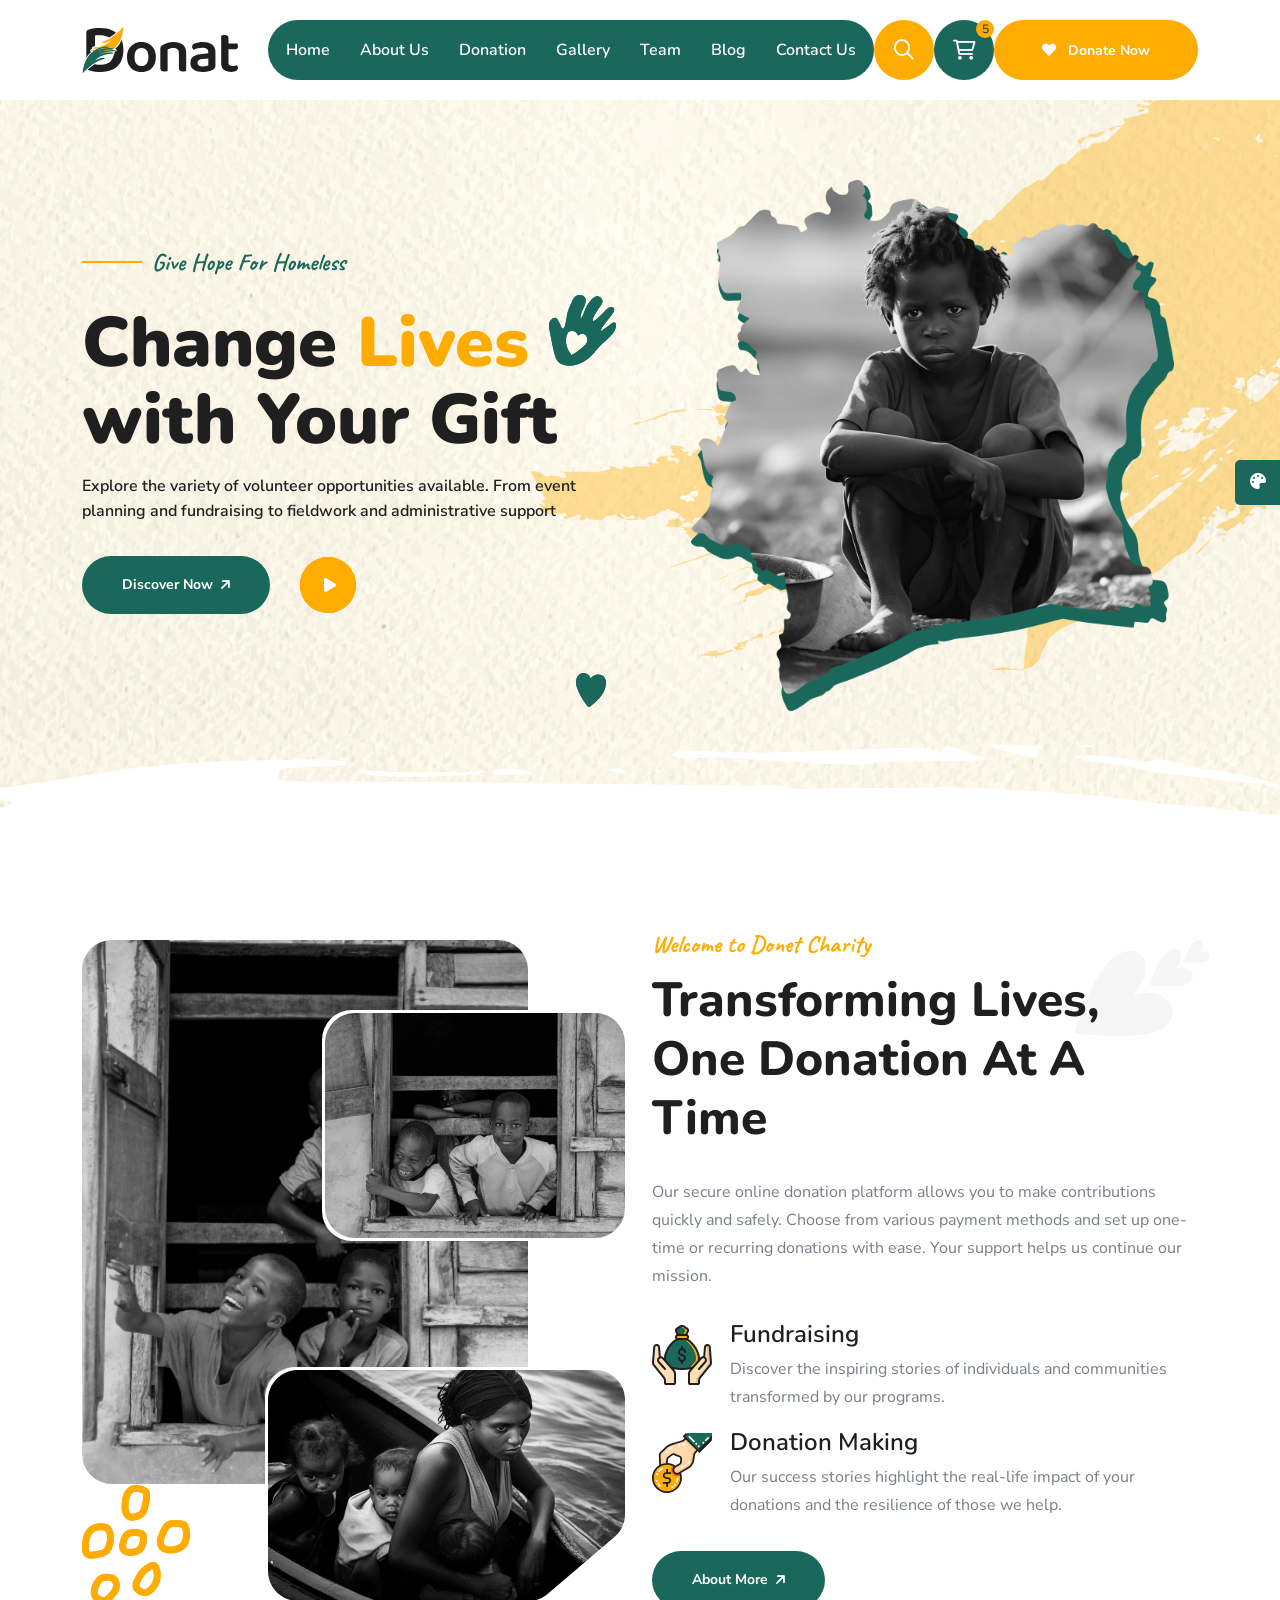
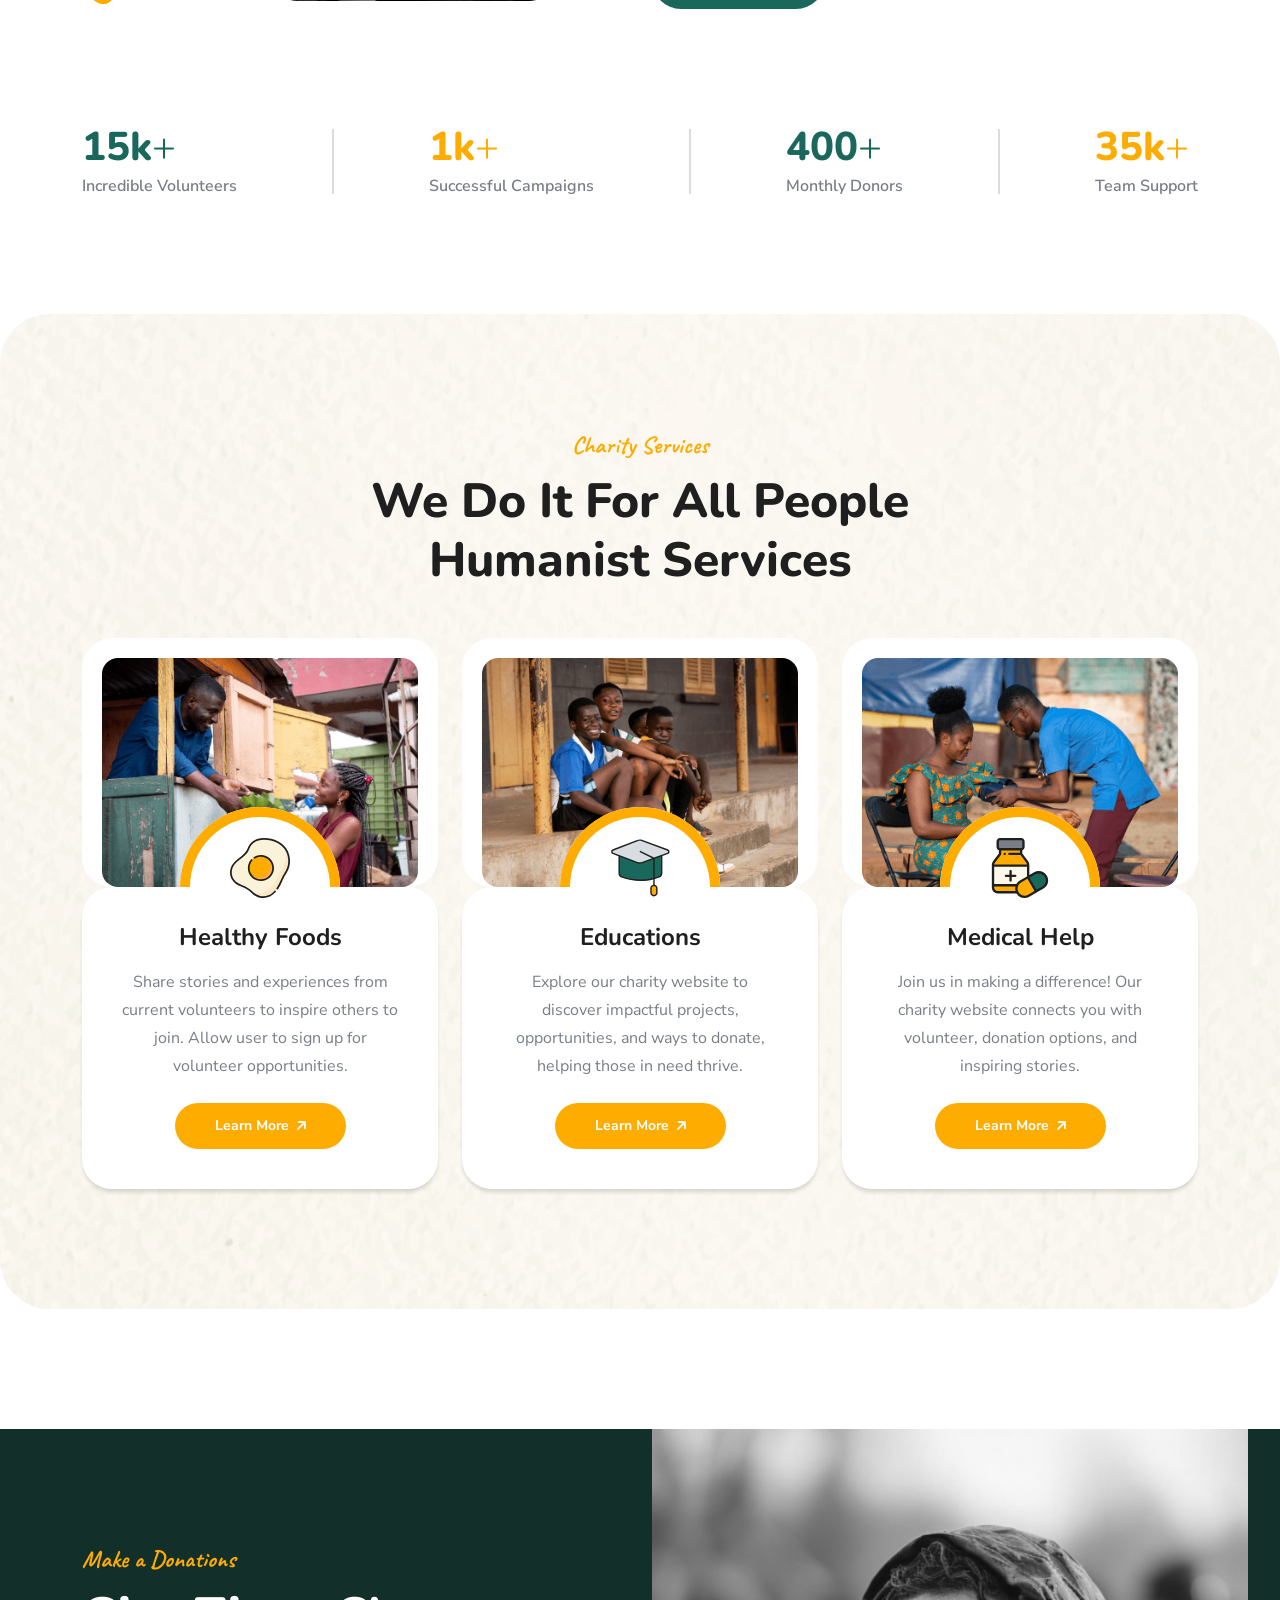
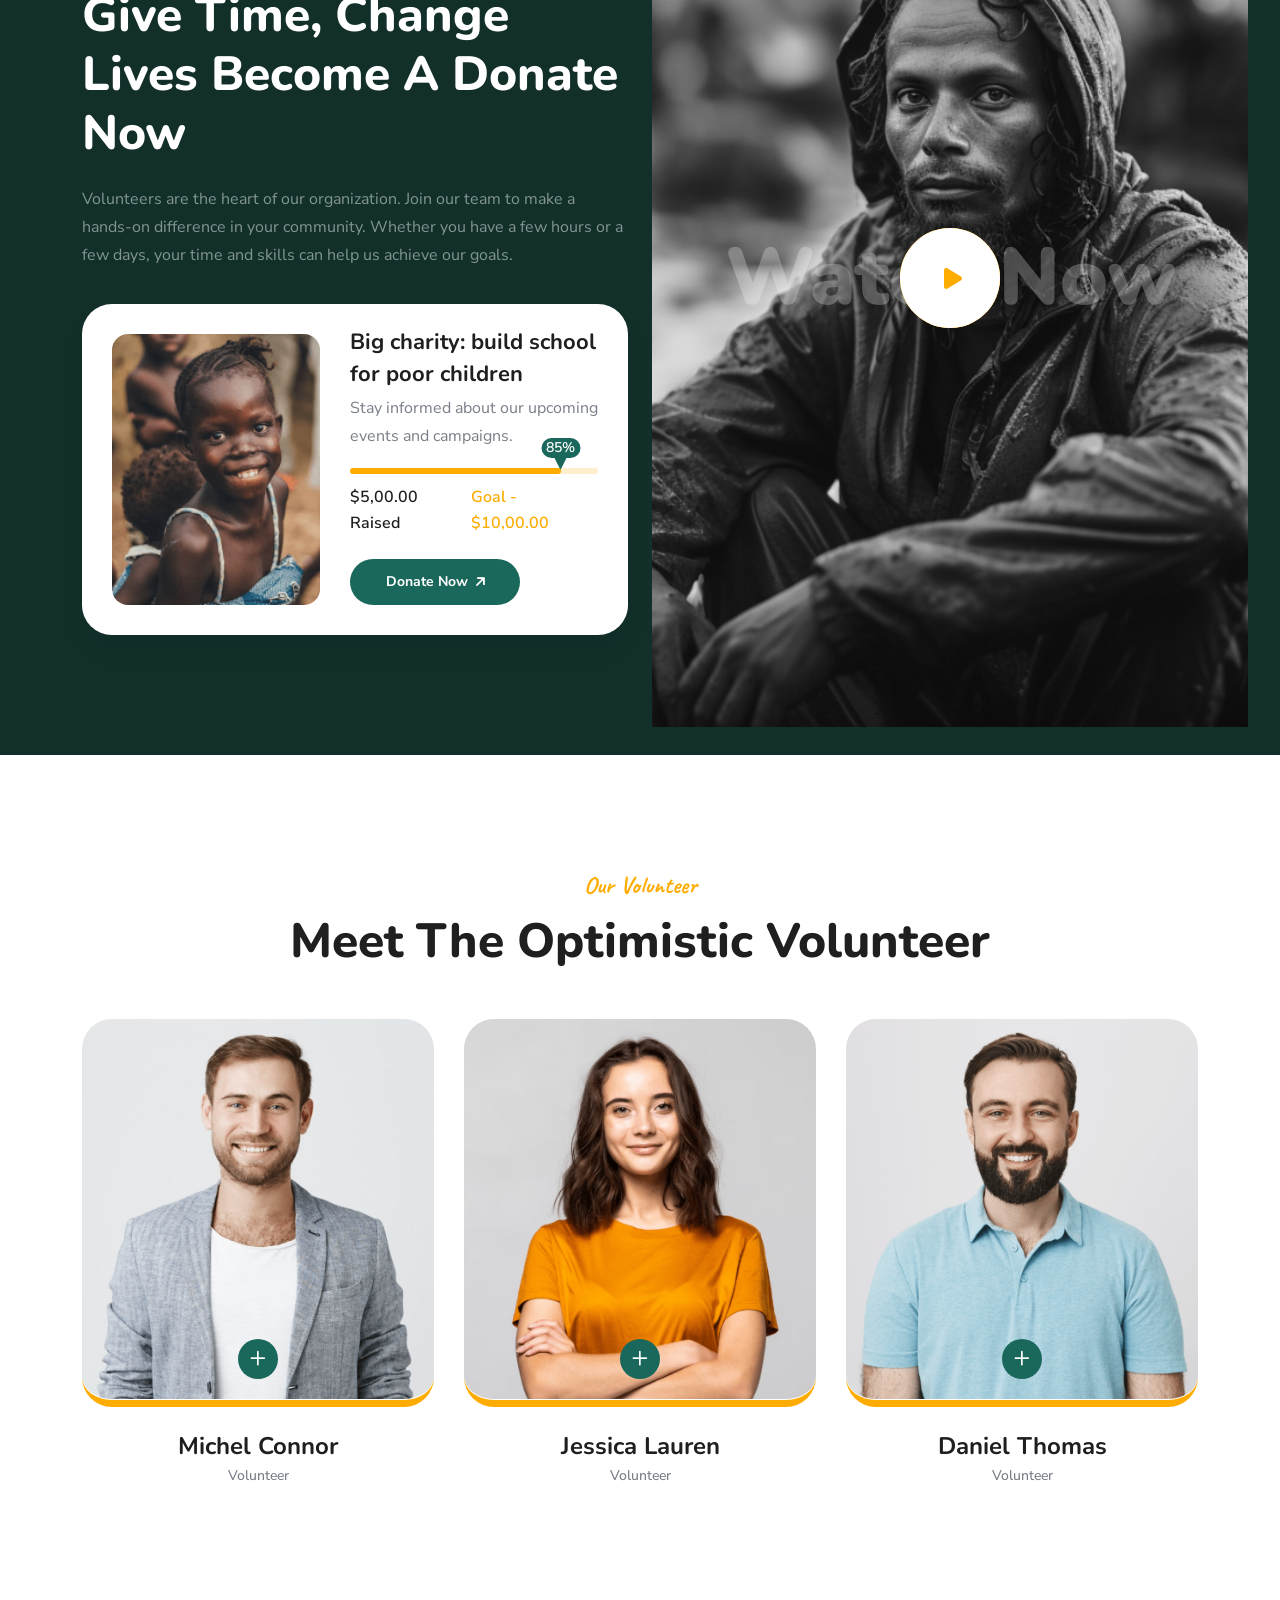
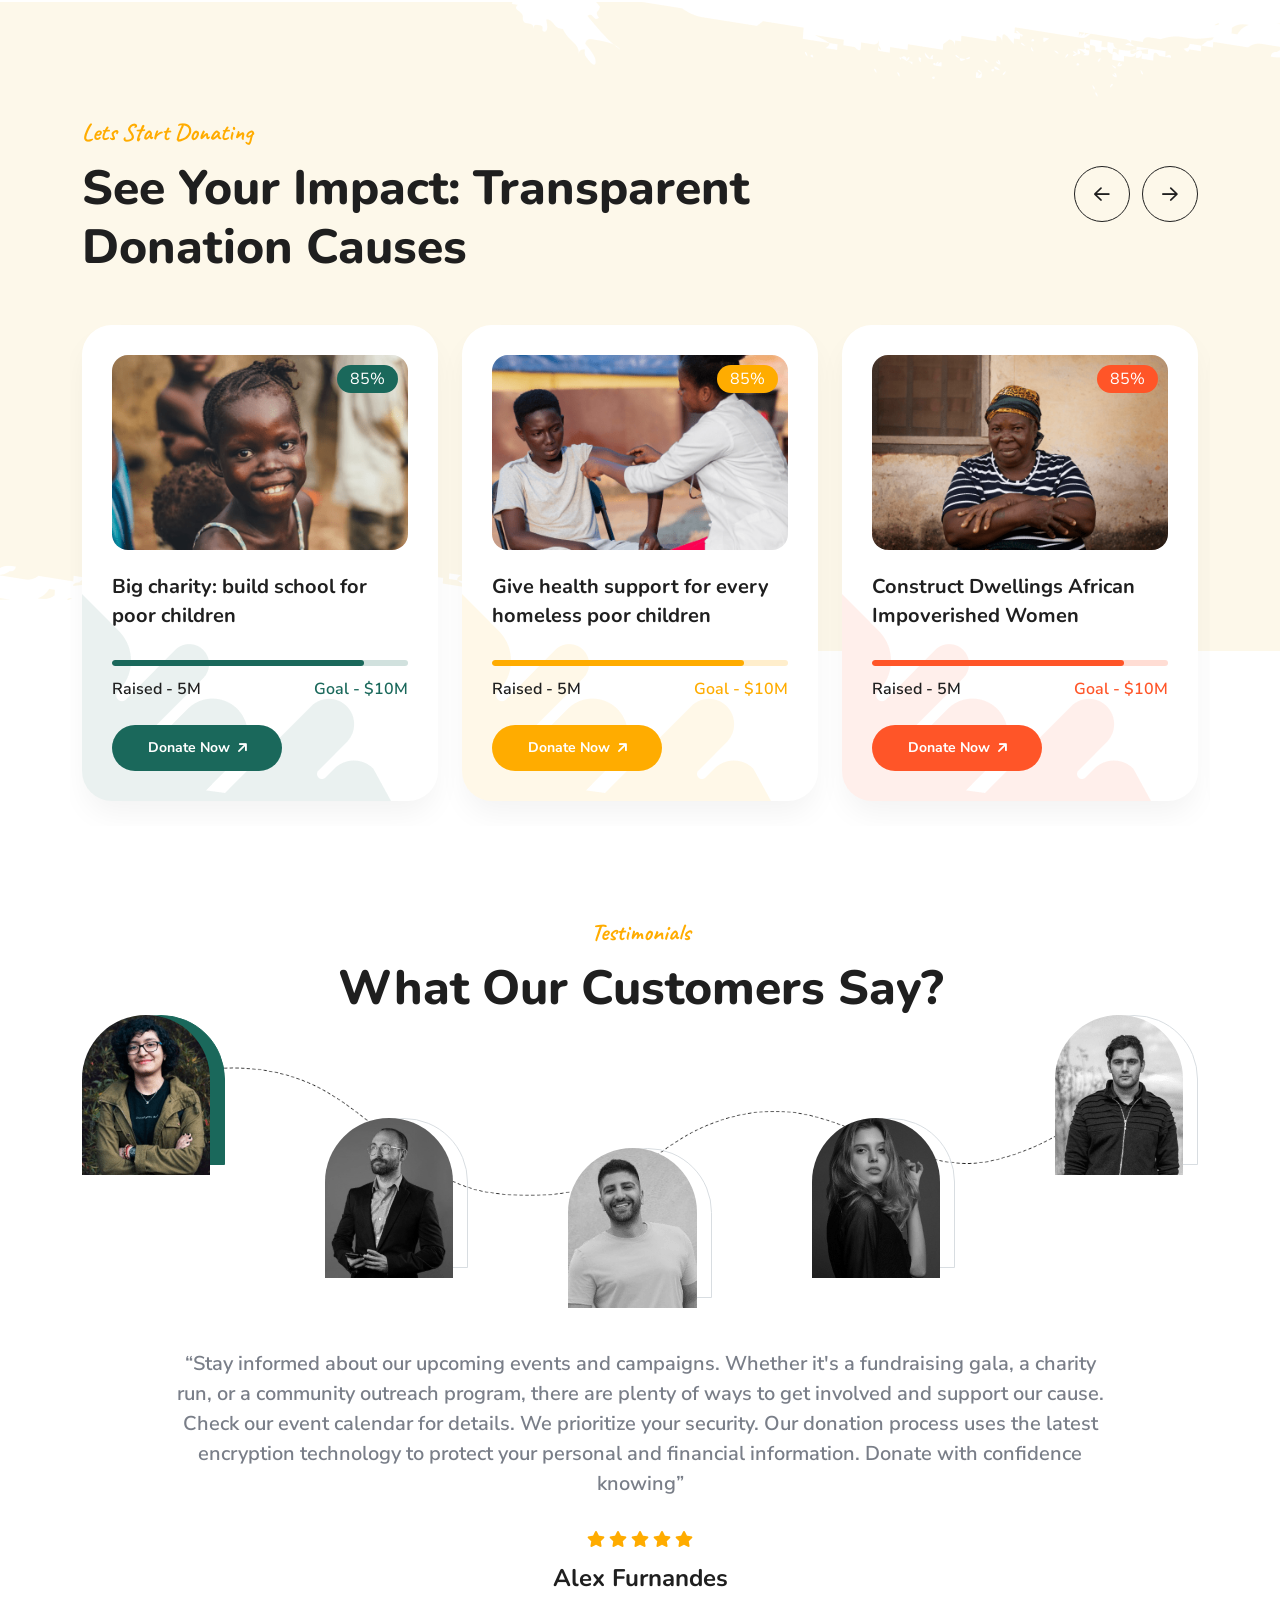
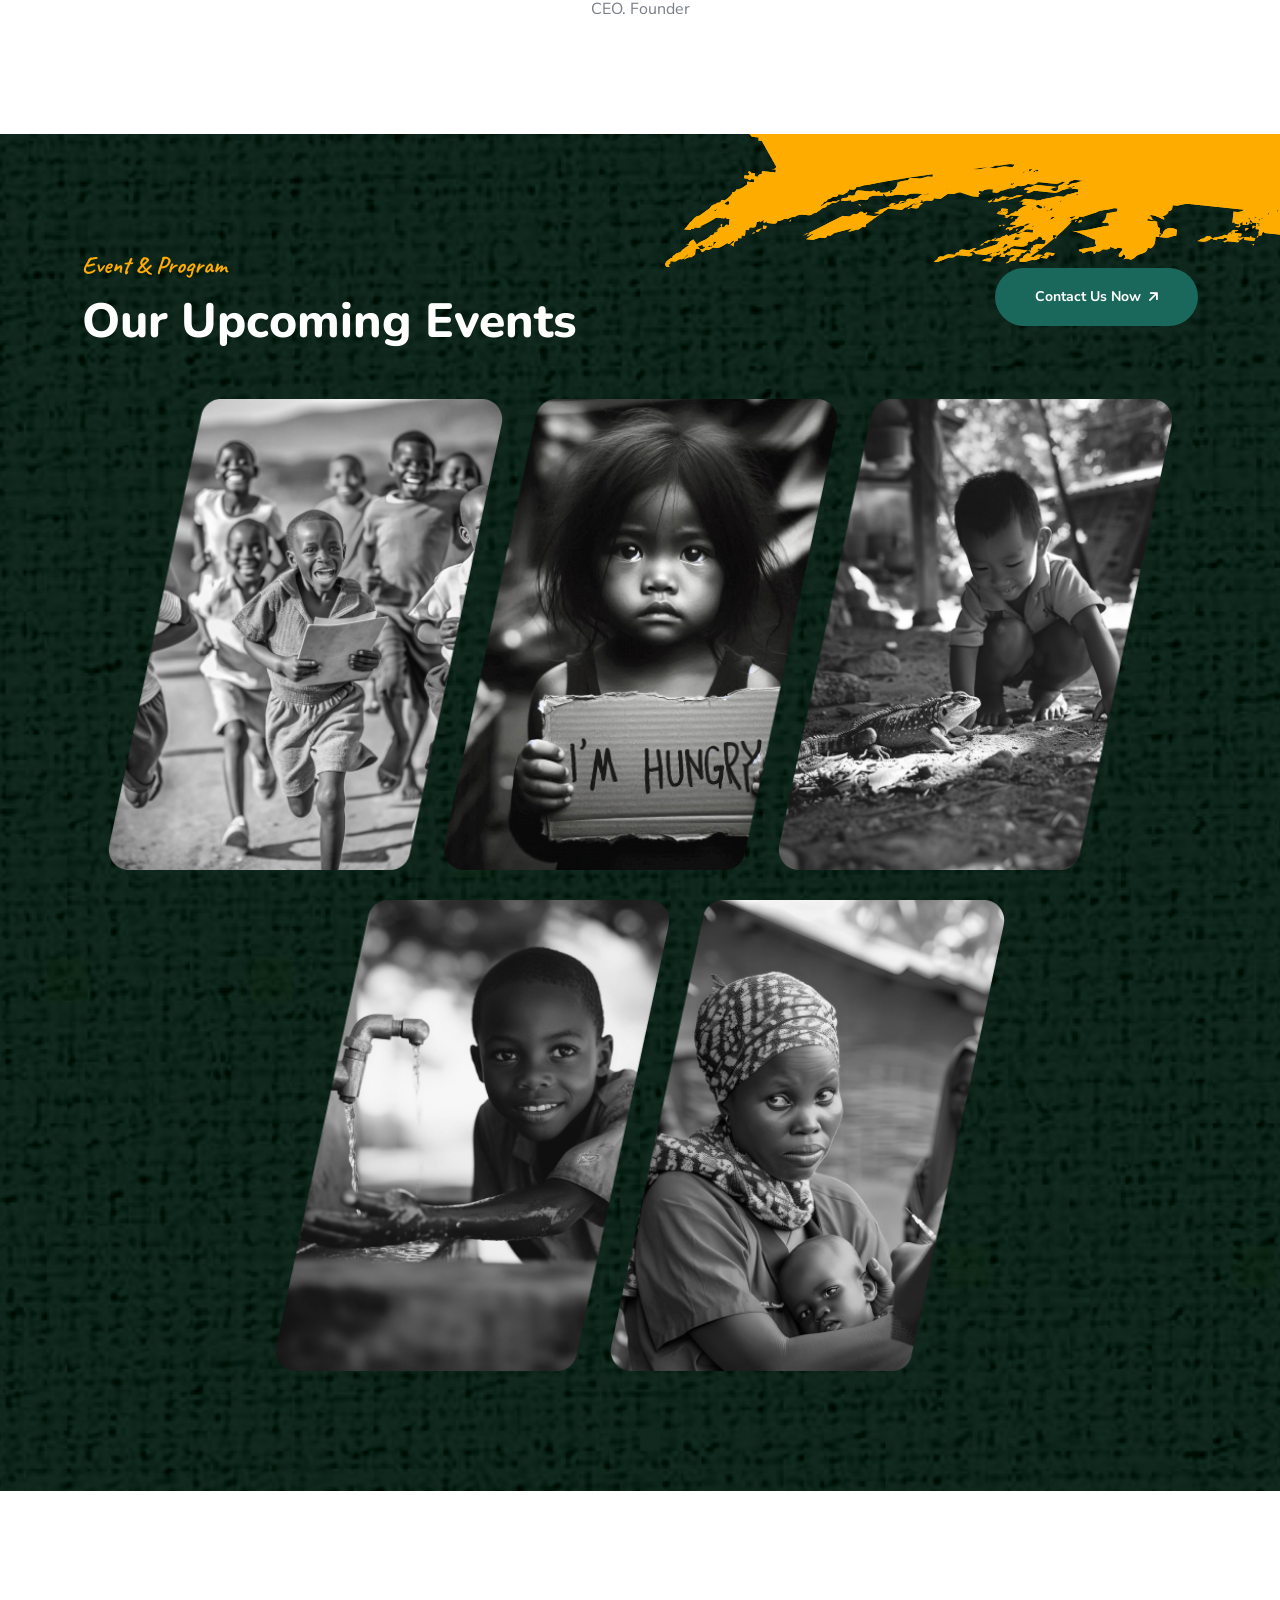
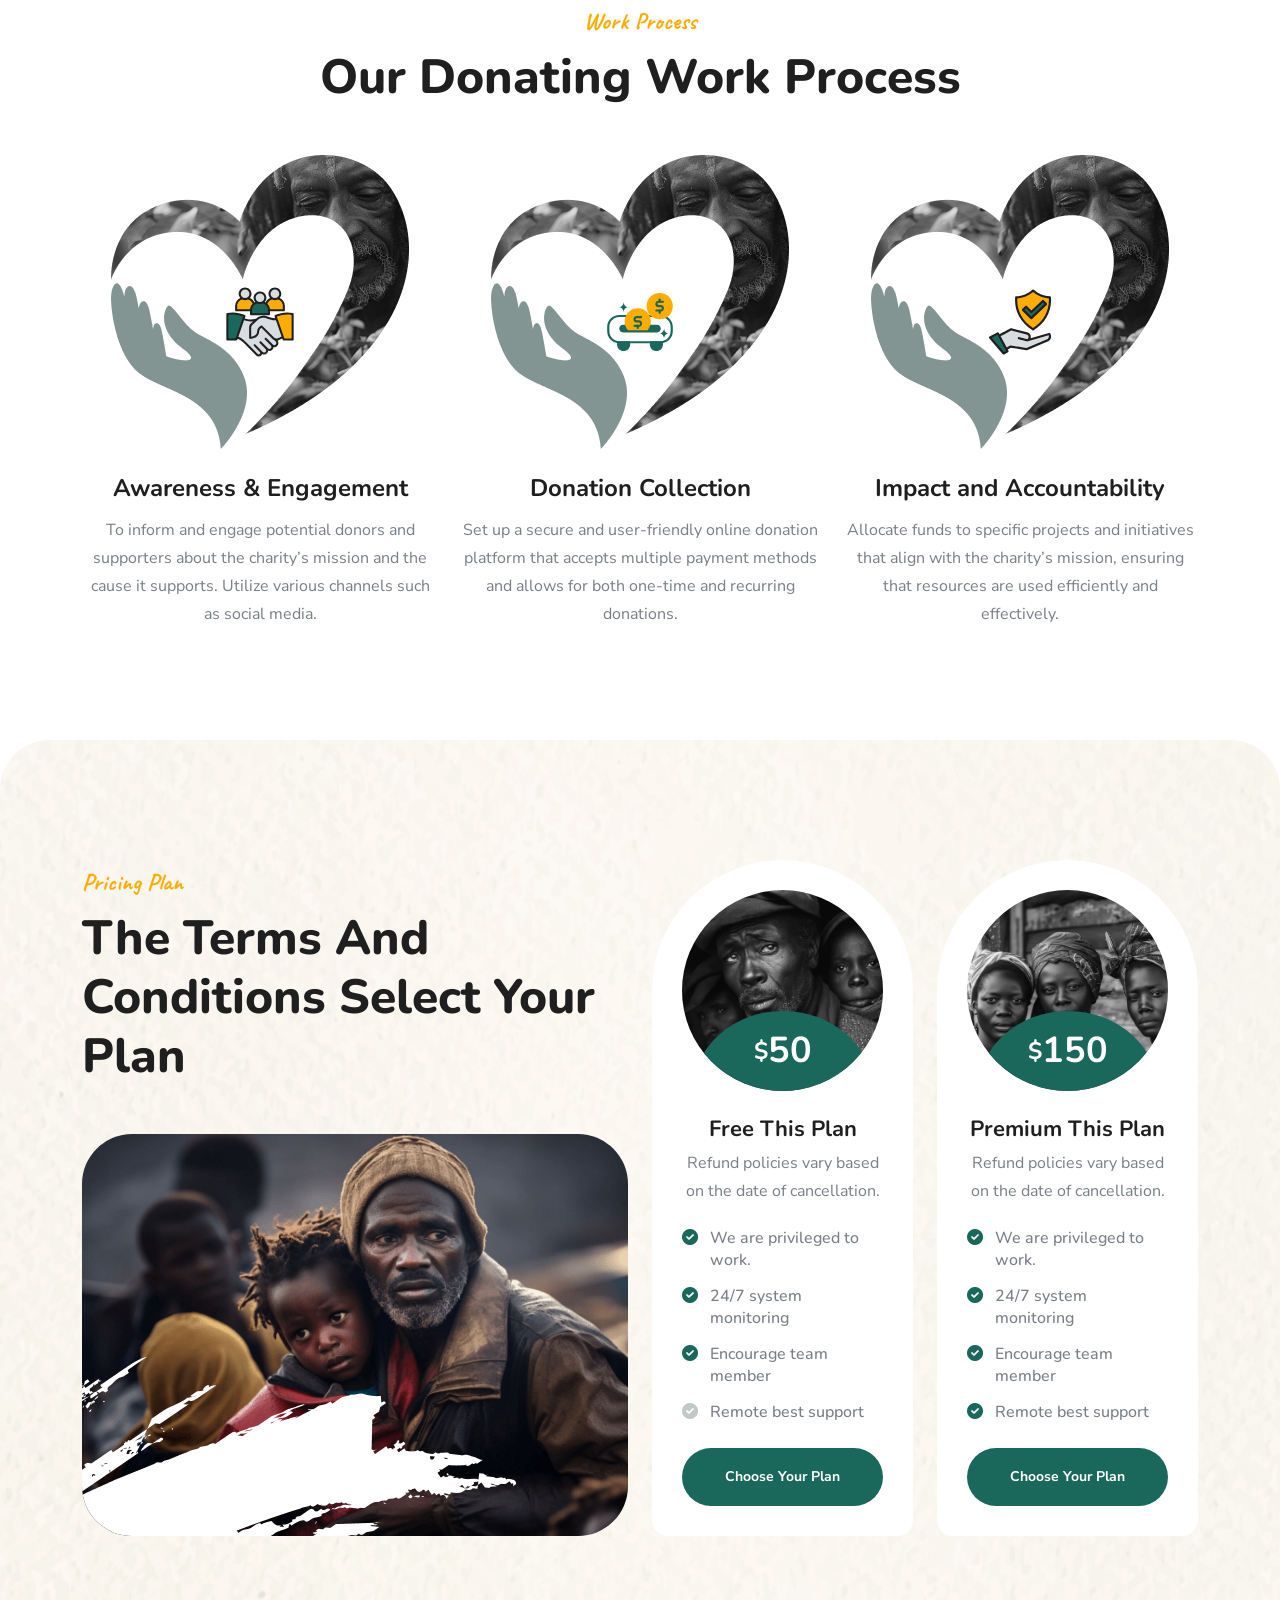
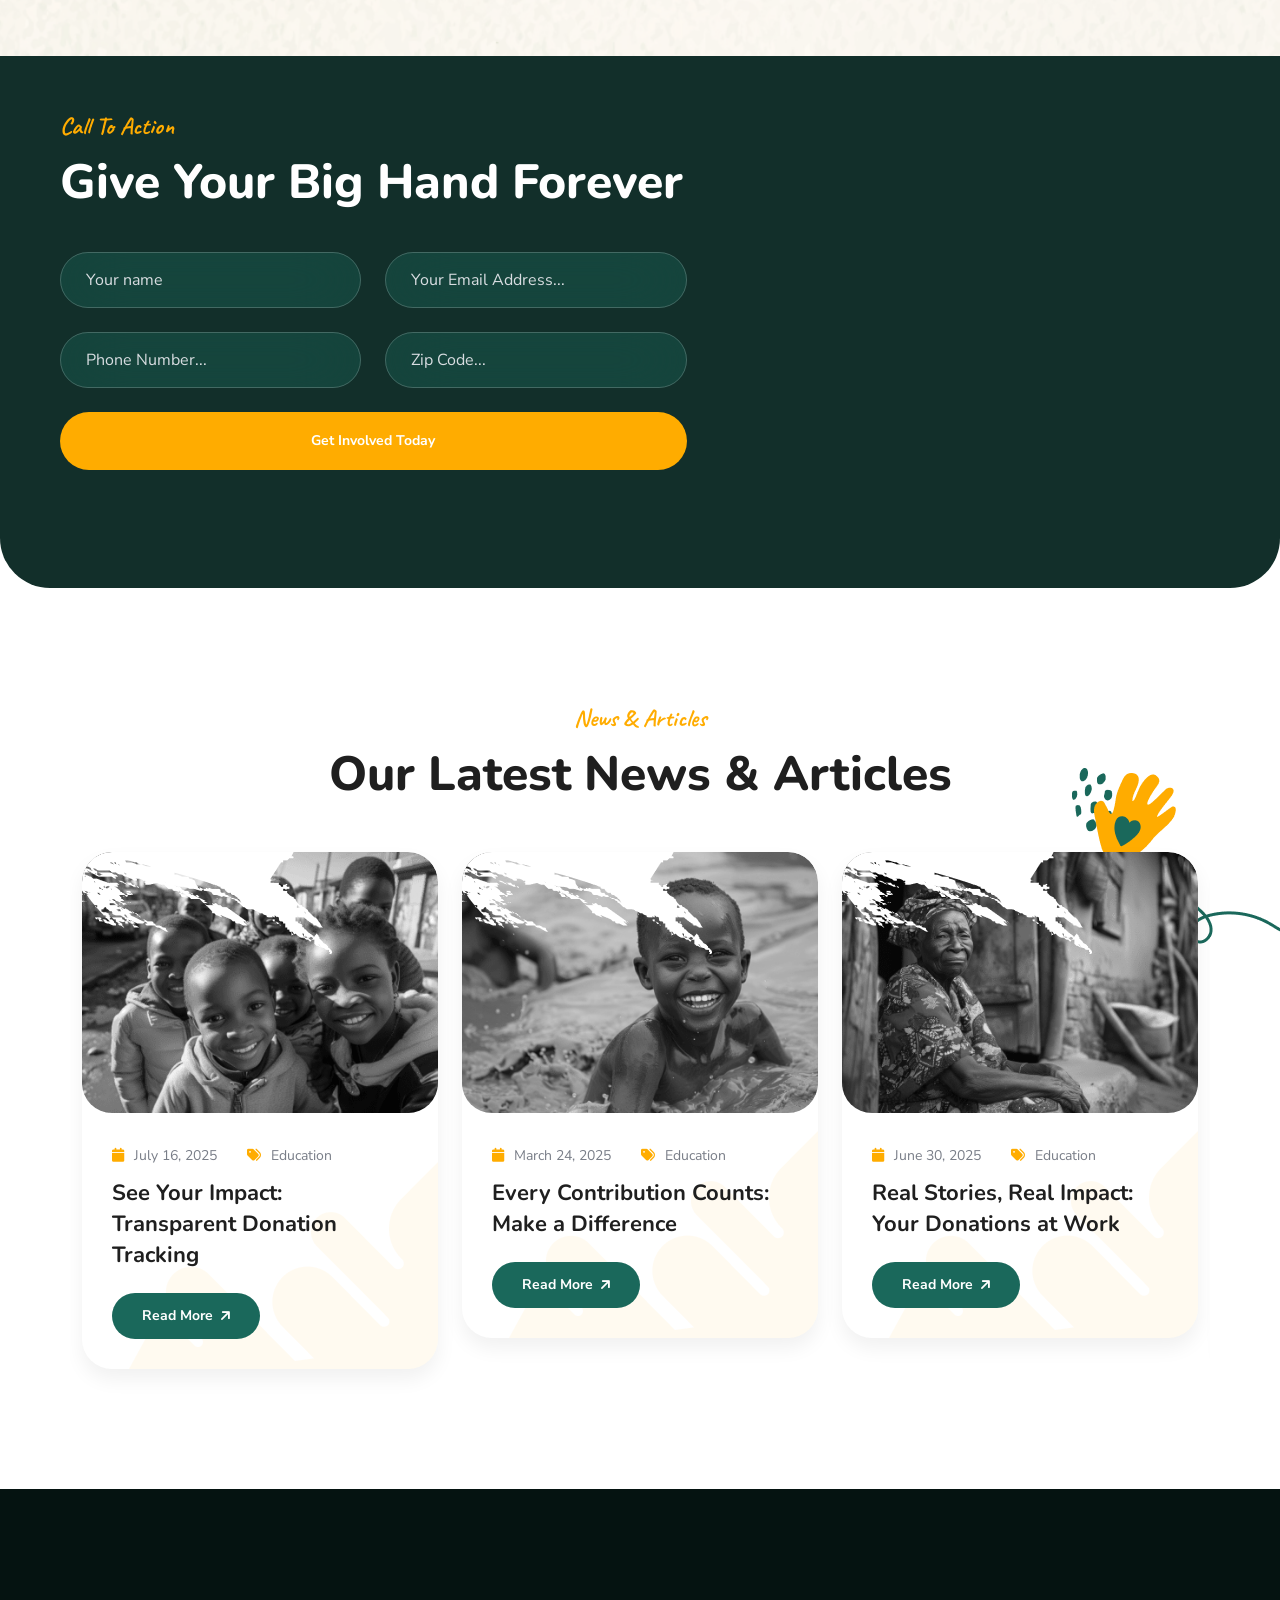
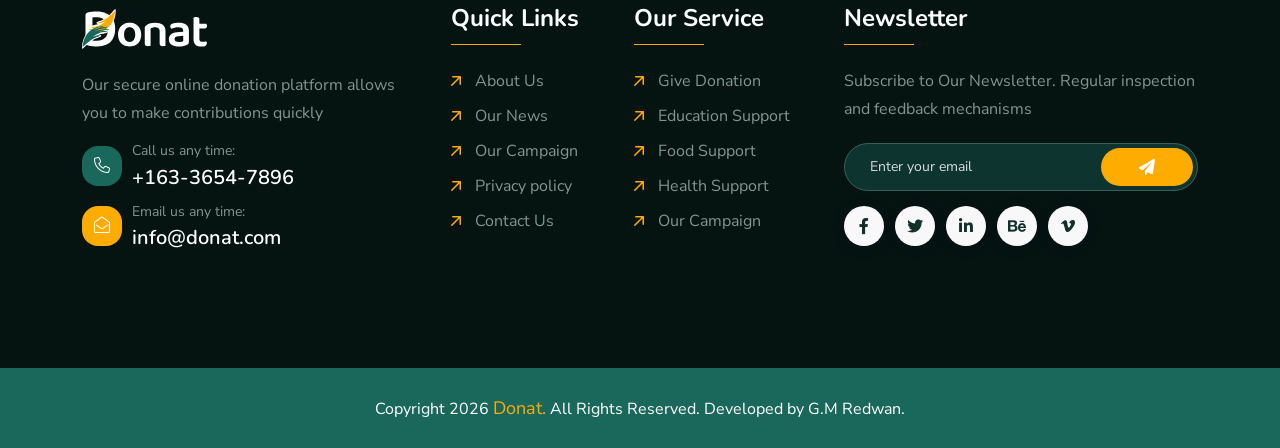
<file: index.html>
<!doctype html>
<html class="no-js" lang="zxx" dir="ltr">

<head>
    <meta charset="utf-8">
    <meta http-equiv="x-ua-compatible" content="ie=edge">
    <title>Donat Charity & Donation</title>
    <meta name="author" content="Donat">
    <meta name="description" content="Donat - Charity & Donation HTML Template">
    <meta name="keywords" content="Donat - Charity & Donation HTML Template">
    <meta name="robots" content="INDEX,FOLLOW">

    <!-- Mobile Specific Metas -->
    <meta name="viewport" content="width=device-width, initial-scale=1, shrink-to-fit=no">

    <!-- Favicons - Place favicon.ico in the root directory -->
    <link rel="apple-touch-icon" sizes="57x57" href="assets/img/favicons/apple-icon-57x57.png">
    <link rel="apple-touch-icon" sizes="60x60" href="assets/img/favicons/apple-icon-60x60.png">
    <link rel="apple-touch-icon" sizes="72x72" href="assets/img/favicons/apple-icon-72x72.png">
    <link rel="apple-touch-icon" sizes="76x76" href="assets/img/favicons/apple-icon-76x76.png">
    <link rel="apple-touch-icon" sizes="114x114" href="assets/img/favicons/apple-icon-114x114.png">
    <link rel="apple-touch-icon" sizes="120x120" href="assets/img/favicons/apple-icon-120x120.png">
    <link rel="apple-touch-icon" sizes="144x144" href="assets/img/favicons/apple-icon-144x144.png">
    <link rel="apple-touch-icon" sizes="152x152" href="assets/img/favicons/apple-icon-152x152.png">
    <link rel="apple-touch-icon" sizes="180x180" href="assets/img/favicons/apple-icon-180x180.png">
    <link rel="icon" type="image/png" sizes="192x192" href="assets/img/favicons/android-icon-192x192.png">
    <link rel="icon" type="image/png" sizes="32x32" href="assets/img/favicons/favicon-32x32.png">
    <link rel="icon" type="image/png" sizes="96x96" href="assets/img/favicons/favicon-96x96.png">
    <link rel="icon" type="image/png" sizes="16x16" href="assets/img/favicons/favicon-16x16.png">
    <link rel="manifest" href="assets/img/favicons/manifest.json">
    <meta name="msapplication-TileColor" content="#ffffff">
    <meta name="msapplication-TileImage" content="assets/img/favicons/ms-icon-144x144.png">
    <meta name="theme-color" content="#ffffff">

    <!--==============================
	  Google Fonts
	============================== -->
    <link rel="preconnect" href="https://fonts.googleapis.com/">
    <link rel="preconnect" href="https://fonts.gstatic.com/" crossorigin>
    <link href="https://fonts.googleapis.com/css2?family=Caveat:wght@400..700&amp;family=Nunito+Sans:ital,opsz,wght@0,6..12,200..1000;1,6..12,200..1000&amp;family=Nunito:ital,wght@0,200..1000;1,200..1000&amp;display=swap" rel="stylesheet">

    <!--==============================
	    All CSS File
	============================== -->
    <!-- Bootstrap -->
    <link rel="stylesheet" href="assets/css/bootstrap.min.css">
    <!-- Fontawesome Icon -->
    <link rel="stylesheet" href="assets/css/fontawesome.min.css">
    <!-- Magnific Popup -->
    <link rel="stylesheet" href="assets/css/magnific-popup.min.css">
    <!-- Swiper Js -->
    <link rel="stylesheet" href="assets/css/swiper-bundle.min.css">
    <!-- Theme Custom CSS -->
    <link rel="stylesheet" href="assets/css/style.css">

</head>

<body>

    <!--[if lte IE 9]>
    	<p class="browserupgrade">You are using an <strong>outdated</strong> browser. Please <a href="https://browsehappy.com/">upgrade your browser</a> to improve your experience and security.</p>
  	<![endif]-->


    <!--********************************
   		Code Start From Here 
	******************************** -->

    <!--==============================
     Preloader
  ==============================-->
  <!--   <div class="preloader ">
        <button class="th-btn style2 preloaderCls">Cancel Preloader </button>
        <div class="preloader-inner">
            <span class="loader">
                Donat
                <span class="loading-text">Donat</span>
            </span>
        </div>
    </div> -->
    <!--==============================
    Sidemenu
============================== -->
    <div class="sidemenu-wrapper sidemenu-cart ">
        <div class="sidemenu-content">
            <button class="closeButton sideMenuCls"><i class="far fa-times"></i></button>
            <div class="widget woocommerce widget_shopping_cart">
                <h3 class="widget_title">Shopping cart</h3>
                <div class="widget_shopping_cart_content">
                    <ul class="woocommerce-mini-cart cart_list product_list_widget ">
                        <li class="woocommerce-mini-cart-item mini_cart_item">
                            <a href="#" class="remove remove_from_cart_button"><i class="far fa-times"></i></a>
                            <a href="#"><img src="assets/img/product/product_thumb_1_1.png" alt="Cart Image">Books</a>
                            <span class="quantity">1 ×
                                <span class="woocommerce-Price-amount amount">
                                    <span class="woocommerce-Price-currencySymbol">$</span>940.00</span>
                            </span>
                        </li>
                        <li class="woocommerce-mini-cart-item mini_cart_item">
                            <a href="#" class="remove remove_from_cart_button"><i class="far fa-times"></i></a>
                            <a href="#"><img src="assets/img/product/product_thumb_1_2.png" alt="Cart Image">Medicine</a>
                            <span class="quantity">1 ×
                                <span class="woocommerce-Price-amount amount">
                                    <span class="woocommerce-Price-currencySymbol">$</span>899.00</span>
                            </span>
                        </li>
                        <li class="woocommerce-mini-cart-item mini_cart_item">
                            <a href="#" class="remove remove_from_cart_button"><i class="far fa-times"></i></a>
                            <a href="#"><img src="assets/img/product/product_thumb_1_3.png" alt="Cart Image">Dress</a>
                            <span class="quantity">1 ×
                                <span class="woocommerce-Price-amount amount">
                                    <span class="woocommerce-Price-currencySymbol">$</span>756.00</span>
                            </span>
                        </li>
                        <li class="woocommerce-mini-cart-item mini_cart_item">
                            <a href="#" class="remove remove_from_cart_button"><i class="far fa-times"></i></a>
                            <a href="#"><img src="assets/img/product/product_thumb_1_4.png" alt="Cart Image">Chair</a>
                            <span class="quantity">1 ×
                                <span class="woocommerce-Price-amount amount">
                                    <span class="woocommerce-Price-currencySymbol">$</span>723.00</span>
                            </span>
                        </li>
                        <li class="woocommerce-mini-cart-item mini_cart_item">
                            <a href="#" class="remove remove_from_cart_button"><i class="far fa-times"></i></a>
                            <a href="#"><img src="assets/img/product/product_thumb_1_5.png" alt="Cart Image">Cloths</a>
                            <span class="quantity">1 ×
                                <span class="woocommerce-Price-amount amount">
                                    <span class="woocommerce-Price-currencySymbol">$</span>1080.00</span>
                            </span>
                        </li>
                    </ul>
                    <p class="woocommerce-mini-cart__total total">
                        <strong>Subtotal:</strong>
                        <span class="woocommerce-Price-amount amount">
                            <span class="woocommerce-Price-currencySymbol">$</span>4398.00</span>
                    </p>
                    <p class="woocommerce-mini-cart__buttons buttons">
                        <a href="cart.html" class="th-btn wc-forward">View cart</a>
                        <a href="checkout.html" class="th-btn checkout wc-forward">Checkout</a>
                    </p>
                </div>
            </div>
        </div>
    </div>
    <div class="popup-search-box d-none d-lg-block">
        <button class="searchClose"><i class="far fa-times"></i></button>
        <form action="#">
            <input type="text" placeholder="What are you looking for?">
            <button type="submit"><i class="fal fa-search"></i></button>
        </form>
    </div>
    <!--==============================
    Mobile Menu
    ============================== -->
    <div class="th-menu-wrapper">
        <div class="th-menu-area text-center">
            <button class="th-menu-toggle"><i class="fal fa-times"></i></button>
            <div class="mobile-logo">
                <a href="index.html"><img src="assets/img/logo.svg" alt="Donat"></a>
            </div>
            <div class="th-mobile-menu">
                <ul>
                    <li class="">
                        <a href="index.html">Home</a>
                    </li>
                    <li>
                        <a href="about.html">About Us</a>
                    </li>   
                    <li>
                        <a href="donation.html">Donation</a>
                    </li>
                    <li>
                        <a href="gallery.html">Gallery</a>
                    </li>
                    <li>
                        <a href="team.html">Team</a>
                    </li>
                    <li>
                        <a href="blog.html">Blog</a>
                    </li>
                    <li>
                        <a href="contact.html">Contact Us</a>
                    </li>
                </ul>
            </div>
        </div>
    </div>
    <div class="color-scheme-wrap active">
        <button class="switchIcon"><i class="fa-solid fa-palette"></i></button>
        <h3 class="color-scheme-wrap-title text-center">Color Switcher</h3>
        <h4 class="color-scheme-wrap-subtitle text-center">Theme Color</h4>
        <div class="color-switch-btns">
            <button data-color="#1A685B"><i class="fa-solid fa-droplet"></i></button>
            <button data-color="#f34e3a"><i class="fa-solid fa-droplet"></i></button>
            <button data-color="#FF4857"><i class="fa-solid fa-droplet"></i></button>
            <button data-color="#3843C1"><i class="fa-solid fa-droplet"></i></button>
            <button data-color="#FF7E02"><i class="fa-solid fa-droplet"></i></button>
        </div>
        <h4 class="color-scheme-wrap-subtitle mt-20 text-center">Secondary Color</h4>
        <div class="secondary-color-switch-btns">
            <button data-secondary-color="#FFAC00"><i class="fa-solid fa-droplet"></i></button>
            <button data-secondary-color="#F41E1E"><i class="fa-solid fa-droplet"></i></button>
            <button data-secondary-color="#f34e3a"><i class="fa-solid fa-droplet"></i></button>
            <button data-secondary-color="#FF4857"><i class="fa-solid fa-droplet"></i></button>
            <button data-secondary-color="#3843C1"><i class="fa-solid fa-droplet"></i></button>
        </div>
    </div>
    <!--==============================
	Header Area
    ==============================-->
    <header class="th-header header-layout1">
        <div class="sticky-wrapper">
            <!-- Main Menu Area -->
            <div class="container">
                <div class="menu-area">
                    <div class="header-logo">
                        <a href="index.html"><img src="assets/img/logo.svg" alt="Donat"></a>
                    </div>
                    <div class="menu-area-wrap">
                        <nav class="main-menu d-none d-lg-block">
                            <ul>
                                <li class="">
                                    <a href="index.html">Home</a>
                                </li>
                                <li>
                                    <a href="about.html">About Us</a>
                                </li>   
                                <li>
                                    <a href="donation.html">Donation</a>
                                </li>
                                <li>
                                    <a href="gallery.html">Gallery</a>
                                </li>
                                <li>
                                    <a href="team.html">Team</a>
                                </li>
                                <li>
                                    <a href="blog.html">Blog</a>
                                </li>
                                <li>
                                    <a href="contact.html">Contact Us</a>
                                </li>
                            </ul>
                        </nav>
                        <p class="header-notice"><img class="me-1" src="assets/img/icon/heart-icon.svg" alt="img">Are you ready to help them? Let’s become a volunteers...</p>
                    </div>
                    <div class="header-button">
                        <button type="button" class="icon-btn style2 searchBoxToggler d-lg-block d-none"><i class="far fa-search"></i></button>
                        <button type="button" class="icon-btn sideMenuToggler">
                            <span class="badge">5</span>
                            <i class="fa-regular fa-cart-shopping"></i>
                        </button>
                        <a href="contact.html" class="th-btn style3 d-xl-block d-none"><i class="fas fa-heart me-2"></i> Donate Now</a>
                        <button type="button" class="icon-btn th-menu-toggle d-lg-none"><i class="far fa-bars"></i></button>
                    </div>
                </div>
            </div>
        </div>
    </header>


    <!--==============================
    Hero Area
    ==============================-->
    <div class="th-hero-wrapper hero-2" id="hero" data-bg-src="assets/img/hero/hero_bg_2_1.png" data-overlay="gray">
        <div class="shape-mockup hero-shape-2-1 jump" data-top="14%" data-left="5%">
            <div class="color-masking">
                <div class="masking-src" data-mask-src="assets/img/hero/hero-bg-shape2-1.png"></div>
                <img src="assets/img/hero/hero-bg-shape2-1.png" alt="shape">
            </div>
        </div>
        <div class="shape-mockup hero-shape-2-2 jump-reverse" data-top="9%" data-left="45%">
            <img src="assets/img/hero/hero-bg-shape2-2.png" alt="shape">
        </div>
        <div class="shape-mockup hero-shape-2-4 ripple-animation" data-bottom="15%" data-left="45%">
            <div class="color-masking">
                <div class="masking-src" data-mask-src="assets/img/hero/hero-bg-shape2-4.png"></div>
                <img src="assets/img/hero/hero-bg-shape2-4.png" alt="shape">
            </div>
        </div>
        <div class="shape-mockup hero-shape-2-5" data-bottom="-3%" data-left="8.5%">
            <div class="color-masking2">
                <div class="masking-src" data-mask-src="assets/img/hero/hero-bg-shape2-5.png"></div>
                <img src="assets/img/hero/hero-bg-shape2-5.png" alt="shape">
            </div>
        </div>
        <div class="shape-mockup hero-shape-2-6" data-bottom="-5%" data-left="3%">
            <div class="color-masking">
                <div class="masking-src" data-mask-src="assets/img/hero/hero-bg-shape2-6.png"></div>
                <img src="assets/img/hero/hero-bg-shape2-6.png" alt="shape">
            </div>
        </div>
        <div class="shape-mockup hero-shape-2-7" data-bottom="-7%" data-left="0%">
            <img src="assets/img/hero/hero-bg-shape2-7.png" alt="shape">
        </div>
        <div class="shape-mockup hero-shape-2-8" data-top="0%" data-right="0%">
            <div class="color-masking2">
                <div class="masking-src" data-mask-src="assets/img/hero/hero-bg-shape2-8.png"></div>
                <img src="assets/img/hero/hero-bg-shape2-8.png" alt="shape">
            </div>
        </div>
        <div class="shape-mockup hero-shape-2-9" data-bottom="0%" data-left="0%" data-right="0">
            <img src="assets/img/hero/hero-bg-shape2-9.png" alt="shape">
        </div>
        <div class="container">
            <div class="row gx-40 align-items-center flex-row-reverse">
                <div class="col-lg-6">
                    <div class="hero-2-img">
                        <img src="assets/img/hero/hero_thumb_1_1.jpg" alt="Image">
                        <div class="hero-2-shape" data-mask-src="assets/img/hero/hero-thumb-shape2-1.png"></div>
                    </div>
                </div>
                <div class="col-lg-6">
                    <div class="hero-style2">
                        <span class="sub-title after-none">Give Hope For Homeless</span>
                        <h1 class="hero-title">
                            <span class="title1">Change <span class="text-theme2">Lives</span>
                                <div class="color-masking shake d-inline-flex">
                                    <div class="masking-src" data-mask-src="assets/img/hero/hero-bg-shape2-3.png"></div>
                                    <img src="assets/img/hero/hero-bg-shape2-3.png" alt="shape">
                                </div>
                            </span>
                            <span class="title2">with Your Gift</span>
                        </h1>
                        <p class="hero-text">Explore the variety of volunteer opportunities available. From event planning and fundraising to fieldwork and administrative support</p>
                        <div class="btn-wrap">
                            <a href="about.html" class="th-btn">Discover Now<i class="fa-solid fa-arrow-up-right ms-2"></i></a>
                            <a href="https://www.youtube.com/watch?v=_sI_Ps7JSEk" class="play-btn style3 popup-video"><i class="fas fa-play"></i></a>
                        </div>
                    </div>
                </div>

            </div>

        </div>
    </div>
    <!--======== / Hero Section ========-->
    <!--==============================
About Area  
==============================-->
    <div class="overflow-hidden space" id="about-sec">
        <div class="shape-mockup about-bg-shape2-1 jump-reverse" data-top="10%" data-right="5%">
            <img src="assets/img/shape/heart-shape1.png" alt="shape">
        </div>
        <div class="container">
            <div class="row gx-60 gy-60 align-items-center">
                <div class="col-xl-6 col-lg-10">
                    <div class="img-box2">
                        <div class="img1">
                            <img src="assets/img/normal/about_2_1.png" alt="About">
                        </div>
                        <div class="img2 jump">
                            <img src="assets/img/normal/about_2_2.png" alt="About">
                        </div>
                        <div class="img3 moving" data-mask-src="assets/img/normal/about_2_3-mask.png">
                            <img data-mask-src="assets/img/normal/about_2_3-mask.png" src="assets/img/normal/about_2_3.png" alt="About">
                        </div>
                        <div class="about-shape2-1 jump">
                            <div class="color-masking">
                                <div class="masking-src" data-mask-src="assets/img/shape/about_shape2_1.png"></div>
                                <img src="assets/img/shape/about_shape2_1.png" alt="img">
                            </div>
                        </div>
                        <div class="about-shape2-2 jump-reverse">
                            <div class="color-masking2">
                                <div class="masking-src" data-mask-src="assets/img/shape/about_shape2_2.png"></div>
                                <img src="assets/img/shape/about_shape2_2.png" alt="img">
                            </div>
                        </div>
                    </div>
                </div>
                <div class="col-xl-6">
                    <div class="about-wrap2">
                        <div class="title-area mb-35">
                            <span class="sub-title after-none before-none">Welcome to Donet Charity</span>
                            <h2 class="sec-title">Transforming Lives,
                                One Donation at a Time</h2>
                            <p class="mt-30">Our secure online donation platform allows you to make contributions quickly and safely. Choose from various payment methods and set up one-time or recurring donations with ease. Your support helps us continue our mission.</p>
                        </div>
                        <div class="about-feature-grid">
                            <div class="box-icon">
                                <img src="assets/img/icon/about-icon2-1.svg" alt="icon">
                            </div>
                            <div class="media-body">
                                <h4 class="box-title">Fundraising</h4>
                                <p class="box-text">Discover the inspiring stories of individuals and communities transformed by our programs.</p>
                            </div>
                        </div>
                        <div class="about-feature-grid">
                            <div class="box-icon">
                                <img src="assets/img/icon/about-icon2-2.svg" alt="icon">
                            </div>
                            <div class="media-body">
                                <h4 class="box-title">Donation Making</h4>
                                <p class="box-text">Our success stories highlight the real-life impact of your donations and the resilience of those we help.</p>
                            </div>
                        </div>
                        <div class="btn-wrap mt-40">
                            <a href="about.html" class="th-btn">About More<i class="fas fa-arrow-up-right ms-2"></i></a>
                        </div>
                    </div>
                </div>
            </div>
        </div>
    </div>


    <!--==============================
Counter Area  
==============================-->
    <div class="space-bottom">
        <div class="container">
            <div class="counter-wrap">
                <div class="counter-card">
                    <div class="media-body">
                        <h2 class="box-number text-theme"><span class="counter-number">15</span>k<span class="fw-light">+</span></h2>
                        <p class="box-text">Incredible Volunteers</p>
                    </div>
                </div>
                <div class="divider"></div>
                <div class="counter-card">
                    <div class="media-body">
                        <h2 class="box-number text-theme2"><span class="counter-number">1</span>k<span class="fw-light">+</span></h2>
                        <p class="box-text">Successful Campaigns</p>
                    </div>
                </div>
                <div class="divider"></div>
                <div class="counter-card">
                    <div class="media-body">
                        <h2 class="box-number text-theme"><span class="counter-number">400</span><span class="fw-light">+</span></h2>
                        <p class="box-text">Monthly Donors</p>
                    </div>
                </div>
                <div class="divider"></div>
                <div class="counter-card">
                    <div class="media-body">
                        <h2 class="box-number text-theme2"><span class="counter-number">35</span>k<span class="fw-light">+</span></h2>
                        <p class="box-text">Team Support</p>
                    </div>
                </div>
                <div class="divider"></div>
            </div>
        </div>
    </div>
    <!--==============================
Service Area  
==============================-->
    <section class="space-bottom overflow-hidden" id="service-sec">
        <div class="service-wrap1 space th-radius overflow-hidden" data-bg-src="assets/img/bg/gray-bg2.png" data-overlay="gray" data-opacity="5">
            <div class="shape-mockup service-bg-shape1-5 d-xxl-inline-block d-none z-index-3 spin" data-top="15%" data-left="18%">
                <div class="color-masking">
                    <div class="masking-src" data-mask-src="assets/img/shape/service_shape2_1.png"></div>
                    <img src="assets/img/shape/service_shape2_1.png" alt="img">
                </div>
            </div>
            <div class="shape-mockup service-bg-shape1-6 d-xxl-inline-block d-none z-index-3 jump" data-bottom="28%" data-right="5%">
                <div class="color-masking2">
                    <div class="masking-src" data-mask-src="assets/img/shape/service_shape2_2.png"></div>
                    <img src="assets/img/shape/service_shape2_2.png" alt="img">
                </div>
            </div>
            <div class="container">
                <div class="row justify-content-center">
                    <div class="col-lg-7">
                        <div class="title-area text-center">
                            <span class="sub-title after-none before-none">Charity Services</span>
                            <h2 class="sec-title">We Do it for all People
                                Humanist Services</h2>
                        </div>
                    </div>
                </div>
                <div class="row gy-30 gx-30 justify-content-center">
                    <div class="col-xl-4 col-md-6">
                        <div class="service-card style2">
                            <div class="box-thumb">
                                <img src="assets/img/service/service_card_1_1.png" alt="img">
                            </div>
                            <div class="box-icon">
                                <img src="assets/img/icon/service-icon/service-card-icon1-1.svg" alt="Icon">
                            </div>
                            <div class="box-content">
                                <h3 class="box-title"><a href="about.html">Healthy Foods</a></h3>
                                <p class="box-text">Share stories and experiences from current volunteers to inspire others to join. Allow user to sign up for volunteer opportunities.</p>
                                <a href="about.html" class="th-btn">Learn More<i class="fas fa-arrow-up-right ms-2"></i></a>
                            </div>
                        </div>
                    </div>
                    <div class="col-xl-4 col-md-6">
                        <div class="service-card style2">
                            <div class="box-thumb">
                                <img src="assets/img/service/service_card_1_2.png" alt="img">
                            </div>
                            <div class="box-icon">
                                <img src="assets/img/icon/service-icon/service-card-icon1-2.svg" alt="Icon">
                            </div>
                            <div class="box-content">
                                <h3 class="box-title"><a href="about.html">Educations</a></h3>
                                <p class="box-text">Explore our charity website to discover impactful projects, opportunities, and ways to donate, helping those in need thrive.</p>
                                <a href="about.html" class="th-btn">Learn More<i class="fas fa-arrow-up-right ms-2"></i></a>
                            </div>
                        </div>
                    </div>
                    <div class="col-xl-4 col-md-6">
                        <div class="service-card style2">
                            <div class="box-thumb">
                                <img src="assets/img/service/service_card_1_3.png" alt="img">
                            </div>
                            <div class="box-icon">
                                <img src="assets/img/icon/service-icon/service-card-icon1-3.svg" alt="Icon">
                            </div>
                            <div class="box-content">
                                <h3 class="box-title"><a href="about.html">Medical Help</a></h3>
                                <p class="box-text">Join us in making a difference! Our charity website connects you with volunteer, donation options, and inspiring stories.</p>
                                <a href="about.html" class="th-btn">Learn More<i class="fas fa-arrow-up-right ms-2"></i></a>
                            </div>
                        </div>
                    </div>
                </div>
            </div>
        </div>
    </section>

    <!--==============================
Video Area  
==============================-->
    <div class="video-area-2 space bg-theme-dark overflow-hidden">
        <div class="shape-mockup video-bg-shape2-1" data-top="0" data-left="0" data-bottom="0">
            <img src="assets/img/shape/video_shape2_1.png" alt="img">
        </div>
        <div class="container">
            <div class="row gy-40 gx-80 justify-content-between">
                <div class="col-xl-6">
                    <div class="title-area mb-35">
                        <span class="sub-title after-none before-none">Make a Donations </span>
                        <h2 class="sec-title text-white">Give Time, Change Lives
                            Become a Donate Now</h2>
                        <p class="text-light">Volunteers are the heart of our organization. Join our team to make a hands-on difference in your community. Whether you have a few hours or a few days, your time and skills can help us achieve our goals.</p>
                    </div>
                    <div class="donation-card style2">
                        <div class="box-thumb">
                            <img src="assets/img/donation/donation2-1.png" alt="image">
                        </div>
                        <div class="box-content">
                            <h3 class="box-title"><a href="blog-details.html">Big charity: build school for poor children</a></h3>
                            <p>Stay informed about our upcoming events and campaigns.</p>
                            <div class="donation-card_progress-wrap">
                                <div class="progress">
                                    <div class="progress-bar" style="width: 85%;">
                                        <div class="progress-value">85%</div>
                                    </div>
                                </div>
                                <div class="donation-card_progress-content">
                                    <span class="donation-card_raise">$5,00.00 Raised</span>
                                    <span class="donation-card_goal text-theme2">Goal - $10,00.00</span>
                                </div>
                            </div>
                            <a href="blog-details.html" class="th-btn style6">Donate Now <i class="fas fa-arrow-up-right ms-2"></i></a>
                        </div>
                    </div>
                </div>
                <div class="col-xl-6">
                    <div class="video-thumb2-1 video-box-center">
                        <img src="assets/img/normal/video-thumb2-1.png" alt="img">
                        <h2 class="video-title">Watch Now</h2>
                        <a href="https://www.youtube.com/watch?v=_sI_Ps7JSEk" class="play-btn style5 popup-video"><i class="fa-sharp fa-solid fa-play"></i></a>
                    </div>
                </div>
            </div>
        </div>
    </div><!--==============================
Team Area  
==============================-->
    <section class="space team-area-2">
        <div class="shape-mockup team-bg-shape2-1 spin d-xxl-block d-none" data-top="20%" data-right="3%"><img src="assets/img/shape/hand-group-shape1.png" alt="img"></div>
        <div class="container">
            <div class="title-area text-center">
                <span class="sub-title after-none before-none">Our Volunteer</span>
                <h2 class="sec-title">Meet The Optimistic Volunteer</h2>
            </div>
            <div class="slider-area">
                <div class="swiper th-slider has-shadow team-slider2" id="teamSlider2" data-slider-options='{"spaceBetween": "30","breakpoints":{"0":{"slidesPerView":1},"576":{"slidesPerView":"1"},"768":{"slidesPerView":"2"},"992":{"slidesPerView":"3"},"1200":{"slidesPerView":"3"}}}'>
                    <div class="swiper-wrapper">
                        <!-- Single Item -->
                        <div class="swiper-slide">
                            <div class="th-team team-card2">
                                <div class="img-wrap">
                                    <div class="team-img">
                                        <img src="assets/img/team/team_2_1.png" alt="Team">
                                    </div>
                                    <div class="team-social-hover">
                                        <a href="#" class="team-social-hover_btn">
                                            <i class="far fa-plus"></i>
                                        </a>
                                        <div class="th-social">
                                            <a target="_blank" href="https://twitter.com/"><i class="fab fa-twitter"></i></a>
                                            <a target="_blank" href="https://facebook.com/"><i class="fab fa-facebook-f"></i></a>
                                            <a target="_blank" href="https://instagram.com/"><i class="fab fa-instagram"></i></a>
                                            <a target="_blank" href="https://behance.com/"><i class="fab fa-behance"></i></a>
                                        </div>
                                    </div>
                                </div>
                                <div class="team-card-content">
                                    <h3 class="box-title"><a href="team-details.html">Michel Connor</a></h3>
                                    <span class="team-desig">Volunteer</span>
                                </div>
                            </div>
                        </div>

                        <!-- Single Item -->
                        <div class="swiper-slide">
                            <div class="th-team team-card2">
                                <div class="img-wrap">
                                    <div class="team-img">
                                        <img src="assets/img/team/team_2_2.png" alt="Team">
                                    </div>
                                    <div class="team-social-hover">
                                        <a href="#" class="team-social-hover_btn">
                                            <i class="far fa-plus"></i>
                                        </a>
                                        <div class="th-social">
                                            <a target="_blank" href="https://twitter.com/"><i class="fab fa-twitter"></i></a>
                                            <a target="_blank" href="https://facebook.com/"><i class="fab fa-facebook-f"></i></a>
                                            <a target="_blank" href="https://instagram.com/"><i class="fab fa-instagram"></i></a>
                                            <a target="_blank" href="https://behance.com/"><i class="fab fa-behance"></i></a>
                                        </div>
                                    </div>
                                </div>
                                <div class="team-card-content">
                                    <h3 class="box-title"><a href="team-details.html">Jessica Lauren</a></h3>
                                    <span class="team-desig">Volunteer</span>
                                </div>
                            </div>
                        </div>

                        <!-- Single Item -->
                        <div class="swiper-slide">
                            <div class="th-team team-card2">
                                <div class="img-wrap">
                                    <div class="team-img">
                                        <img src="assets/img/team/team_2_3.png" alt="Team">
                                    </div>
                                    <div class="team-social-hover">
                                        <a href="#" class="team-social-hover_btn">
                                            <i class="far fa-plus"></i>
                                        </a>
                                        <div class="th-social">
                                            <a target="_blank" href="https://twitter.com/"><i class="fab fa-twitter"></i></a>
                                            <a target="_blank" href="https://facebook.com/"><i class="fab fa-facebook-f"></i></a>
                                            <a target="_blank" href="https://instagram.com/"><i class="fab fa-instagram"></i></a>
                                            <a target="_blank" href="https://behance.com/"><i class="fab fa-behance"></i></a>
                                        </div>
                                    </div>
                                </div>
                                <div class="team-card-content">
                                    <h3 class="box-title"><a href="team-details.html">Daniel Thomas</a></h3>
                                    <span class="team-desig">Volunteer</span>
                                </div>
                            </div>
                        </div>

                        <!-- Single Item -->
                        <div class="swiper-slide">
                            <div class="th-team team-card2">
                                <div class="img-wrap">
                                    <div class="team-img">
                                        <img src="assets/img/team/team_2_1.png" alt="Team">
                                    </div>
                                    <div class="team-social-hover">
                                        <a href="#" class="team-social-hover_btn">
                                            <i class="far fa-plus"></i>
                                        </a>
                                        <div class="th-social">
                                            <a target="_blank" href="https://twitter.com/"><i class="fab fa-twitter"></i></a>
                                            <a target="_blank" href="https://facebook.com/"><i class="fab fa-facebook-f"></i></a>
                                            <a target="_blank" href="https://instagram.com/"><i class="fab fa-instagram"></i></a>
                                            <a target="_blank" href="https://behance.com/"><i class="fab fa-behance"></i></a>
                                        </div>
                                    </div>
                                </div>
                                <div class="team-card-content">
                                    <h3 class="box-title"><a href="team-details.html">Michel Connor</a></h3>
                                    <span class="team-desig">Volunteer</span>
                                </div>
                            </div>
                        </div>

                        <!-- Single Item -->
                        <div class="swiper-slide">
                            <div class="th-team team-card2">
                                <div class="img-wrap">
                                    <div class="team-img">
                                        <img src="assets/img/team/team_2_2.png" alt="Team">
                                    </div>
                                    <div class="team-social-hover">
                                        <a href="#" class="team-social-hover_btn">
                                            <i class="far fa-plus"></i>
                                        </a>
                                        <div class="th-social">
                                            <a target="_blank" href="https://twitter.com/"><i class="fab fa-twitter"></i></a>
                                            <a target="_blank" href="https://facebook.com/"><i class="fab fa-facebook-f"></i></a>
                                            <a target="_blank" href="https://instagram.com/"><i class="fab fa-instagram"></i></a>
                                            <a target="_blank" href="https://behance.com/"><i class="fab fa-behance"></i></a>
                                        </div>
                                    </div>
                                </div>
                                <div class="team-card-content">
                                    <h3 class="box-title"><a href="team-details.html">Jessica Lauren</a></h3>
                                    <span class="team-desig">Volunteer</span>
                                </div>
                            </div>
                        </div>

                        <!-- Single Item -->
                        <div class="swiper-slide">
                            <div class="th-team team-card2">
                                <div class="img-wrap">
                                    <div class="team-img">
                                        <img src="assets/img/team/team_2_3.png" alt="Team">
                                    </div>
                                    <div class="team-social-hover">
                                        <a href="#" class="team-social-hover_btn">
                                            <i class="far fa-plus"></i>
                                        </a>
                                        <div class="th-social">
                                            <a target="_blank" href="https://twitter.com/"><i class="fab fa-twitter"></i></a>
                                            <a target="_blank" href="https://facebook.com/"><i class="fab fa-facebook-f"></i></a>
                                            <a target="_blank" href="https://instagram.com/"><i class="fab fa-instagram"></i></a>
                                            <a target="_blank" href="https://behance.com/"><i class="fab fa-behance"></i></a>
                                        </div>
                                    </div>
                                </div>
                                <div class="team-card-content">
                                    <h3 class="box-title"><a href="team-details.html">Daniel Thomas</a></h3>
                                    <span class="team-desig">Volunteer</span>
                                </div>
                            </div>
                        </div>

                    </div>
                </div>
                <button data-slider-prev="#teamSlider2" class="slider-arrow slider-prev"><i class="far fa-arrow-left"></i></button>
                <button data-slider-next="#teamSlider2" class="slider-arrow slider-next"><i class="far fa-arrow-right"></i></button>
            </div>
        </div>
    </section><!--==============================
Donation Area  
==============================-->
    <section class="space bg-top-center" data-bg-src="assets/img/bg/donation-bg2-1.png" id="donation-sec">
        <div class="container">
            <div class="row justify-content-between align-items-center">
                <div class="col-lg-8">
                    <div class="title-area">
                        <span class="sub-title before-none after-none">Lets Start Donating</span>
                        <h2 class="sec-title">See Your Impact: Transparent
                            Donation Causes</h2>
                    </div>
                </div>
                <div class="col-auto">
                    <div class="sec-btn">
                        <div class="icon-box">
                            <button data-slider-next="#donationSlider2" class="slider-arrow default style-border slider-prev"><i class="far fa-arrow-left"></i></button>
                            <button data-slider-prev="#donationSlider2" class="slider-arrow default style-border slider-next"><i class="far fa-arrow-right"></i></button>
                        </div>
                    </div>
                </div>
            </div>
            <div class="slider-area">
                <div class="swiper th-slider has-shadow" id="donationSlider2" data-slider-options='{"breakpoints":{"0":{"slidesPerView":1},"576":{"slidesPerView":"1"},"768":{"slidesPerView":"2"},"992":{"slidesPerView":"2"},"1200":{"slidesPerView":"3"}}, "autoHeight": "true"}'>
                    <div class="swiper-wrapper">
                        <div class="swiper-slide">
                            <div class="donation-card" data-theme-color="">
                                <div class="donation-card-shape" data-mask-src="assets/img/donation/donation-card-bg-shape1-1.png"></div>
                                <div class="box-thumb">
                                    <img src="assets/img/donation/donation1-1.png" alt="image">
                                    <div class="donation-card-tag">85%</div>
                                </div>
                                <div class="box-content">
                                    <h3 class="box-title"><a href="blog-details.html">Big charity: build school for poor children</a></h3>
                                    <div class="donation-card_progress-wrap">

                                        <div class="progress">
                                            <div class="progress-bar" style="width: 85%;">
                                            </div>
                                        </div>
                                        <div class="donation-card_progress-content">
                                            <span class="donation-card_raise">Raised - 5M</span>
                                            <span class="donation-card_goal">Goal - $10M</span>
                                        </div>
                                    </div>
                                    <a href="blog-details.html" class="th-btn style6">Donate Now <i class="fas fa-arrow-up-right ms-2"></i></a>
                                </div>
                            </div>
                        </div>

                        <div class="swiper-slide">
                            <div class="donation-card" data-theme-color="var(--theme-color2)">
                                <div class="donation-card-shape" data-mask-src="assets/img/donation/donation-card-bg-shape1-1.png"></div>
                                <div class="box-thumb">
                                    <img src="assets/img/donation/donation1-2.png" alt="image">
                                    <div class="donation-card-tag">85%</div>
                                </div>
                                <div class="box-content">
                                    <h3 class="box-title"><a href="blog-details.html">Give health support for every homeless poor children</a></h3>
                                    <div class="donation-card_progress-wrap">

                                        <div class="progress">
                                            <div class="progress-bar" style="width: 85%;">
                                            </div>
                                        </div>
                                        <div class="donation-card_progress-content">
                                            <span class="donation-card_raise">Raised - 5M</span>
                                            <span class="donation-card_goal">Goal - $10M</span>
                                        </div>
                                    </div>
                                    <a href="blog-details.html" class="th-btn style6">Donate Now <i class="fas fa-arrow-up-right ms-2"></i></a>
                                </div>
                            </div>
                        </div>

                        <div class="swiper-slide">
                            <div class="donation-card" data-theme-color="#FF5528">
                                <div class="donation-card-shape" data-mask-src="assets/img/donation/donation-card-bg-shape1-1.png"></div>
                                <div class="box-thumb">
                                    <img src="assets/img/donation/donation1-3.png" alt="image">
                                    <div class="donation-card-tag">85%</div>
                                </div>
                                <div class="box-content">
                                    <h3 class="box-title"><a href="blog-details.html">Construct Dwellings African Impoverished Women</a></h3>
                                    <div class="donation-card_progress-wrap">

                                        <div class="progress">
                                            <div class="progress-bar" style="width: 85%;">
                                            </div>
                                        </div>
                                        <div class="donation-card_progress-content">
                                            <span class="donation-card_raise">Raised - 5M</span>
                                            <span class="donation-card_goal">Goal - $10M</span>
                                        </div>
                                    </div>
                                    <a href="blog-details.html" class="th-btn style6">Donate Now <i class="fas fa-arrow-up-right ms-2"></i></a>
                                </div>
                            </div>
                        </div>

                        <div class="swiper-slide">
                            <div class="donation-card" data-theme-color="">
                                <div class="donation-card-shape" data-mask-src="assets/img/donation/donation-card-bg-shape1-1.png"></div>
                                <div class="box-thumb">
                                    <img src="assets/img/donation/donation1-1.png" alt="image">
                                    <div class="donation-card-tag">85%</div>
                                </div>
                                <div class="box-content">
                                    <h3 class="box-title"><a href="blog-details.html">Big charity: build school for poor children</a></h3>
                                    <div class="donation-card_progress-wrap">

                                        <div class="progress">
                                            <div class="progress-bar" style="width: 80%;">
                                            </div>
                                        </div>
                                        <div class="donation-card_progress-content">
                                            <span class="donation-card_raise">Raised - 5M</span>
                                            <span class="donation-card_goal">Goal - $10M</span>
                                        </div>
                                    </div>
                                    <a href="blog-details.html" class="th-btn style6">Donate Now <i class="fas fa-arrow-up-right ms-2"></i></a>
                                </div>
                            </div>
                        </div>

                        <div class="swiper-slide">
                            <div class="donation-card" data-theme-color="var(--theme-color2)">
                                <div class="donation-card-shape" data-mask-src="assets/img/donation/donation-card-bg-shape1-1.png"></div>
                                <div class="box-thumb">
                                    <img src="assets/img/donation/donation1-2.png" alt="image">
                                    <div class="donation-card-tag">85%</div>
                                </div>
                                <div class="box-content">
                                    <h3 class="box-title"><a href="blog-details.html">Give health support for every homeless poor children</a></h3>
                                    <div class="donation-card_progress-wrap">

                                        <div class="progress">
                                            <div class="progress-bar" style="width: 80%;">
                                            </div>
                                        </div>
                                        <div class="donation-card_progress-content">
                                            <span class="donation-card_raise">Raised - 5M</span>
                                            <span class="donation-card_goal">Goal - $10M</span>
                                        </div>
                                    </div>
                                    <a href="blog-details.html" class="th-btn style6">Donate Now <i class="fas fa-arrow-up-right ms-2"></i></a>
                                </div>
                            </div>
                        </div>

                        <div class="swiper-slide">
                            <div class="donation-card" data-theme-color="#FF5528">
                                <div class="donation-card-shape" data-mask-src="assets/img/donation/donation-card-bg-shape1-1.png"></div>
                                <div class="box-thumb">
                                    <img src="assets/img/donation/donation1-3.png" alt="image">
                                    <div class="donation-card-tag">85%</div>
                                </div>
                                <div class="box-content">
                                    <h3 class="box-title"><a href="blog-details.html">Construct Dwellings African Impoverished Women</a></h3>
                                    <div class="donation-card_progress-wrap">

                                        <div class="progress">
                                            <div class="progress-bar" style="width: 80%;">
                                            </div>
                                        </div>
                                        <div class="donation-card_progress-content">
                                            <span class="donation-card_raise">Raised - 5M</span>
                                            <span class="donation-card_goal">Goal - $10M</span>
                                        </div>
                                    </div>
                                    <a href="blog-details.html" class="th-btn style6">Donate Now <i class="fas fa-arrow-up-right ms-2"></i></a>
                                </div>
                            </div>
                        </div>

                    </div>
                </div>
            </div>
        </div>
    </section>
    <!--==============================
Testimonial Area  
==============================-->
    <section class="testi-area-2 space-bottom" id="testi-sec">
        <div class="container">
            <div class="title-area text-center">
                <span class="sub-title after-none before-none">Testimonials</span>
                <h2 class="sec-title">What Our Customers Say?</h2>
            </div>
            <div class="row gx-0 justify-content-center">
                <div class="col-lg-12">
                    <div class="slider-area testi-thumb-slider-wrap2">
                        <div class="swiper th-slider testi-thumb-slider2" data-slider-options='{"loop": false,"breakpoints":{"0":{"slidesPerView":1},"576":{"slidesPerView":"1"},"768":{"slidesPerView":"4"},"992":{"slidesPerView":"4","spaceBetween": "70"},"1200":{"slidesPerView":"5","spaceBetween": "100"},"1600":{"slidesPerView":"5","spaceBetween": "178"}}}'>
                            <div class="swiper-wrapper">
                                <div class="swiper-slide">
                                    <div class="testi-box-img">
                                        <img class="testi-img" src="assets/img/testimonial/testi_2_1.png" alt="img">
                                    </div>
                                </div>
                                <div class="swiper-slide">
                                    <div class="testi-box-img">
                                        <img class="testi-img" src="assets/img/testimonial/testi_2_2.png" alt="img">
                                    </div>
                                </div>
                                <div class="swiper-slide">
                                    <div class="testi-box-img">
                                        <img class="testi-img" src="assets/img/testimonial/testi_2_3.png" alt="img">
                                    </div>
                                </div>
                                <div class="swiper-slide">
                                    <div class="testi-box-img">
                                        <img class="testi-img" src="assets/img/testimonial/testi_2_4.png" alt="img">
                                    </div>
                                </div>
                                <div class="swiper-slide">
                                    <div class="testi-box-img">
                                        <img class="testi-img" src="assets/img/testimonial/testi_2_5.png" alt="img">
                                    </div>
                                </div>
                            </div>
                        </div>
                        <div class="testimonial-bg-shape2-1">
                            <img src="assets/img/testimonial/testimonial-bg-shape2-1.png" alt="img">
                        </div>
                    </div>
                </div>
                <div class="col-lg-11">
                    <div class="testi-slider2 slider-area">
                        <div class="swiper th-slider" id="testiSlide2" data-slider-options='{"loop":false,"autoHeight": "true", "thumbs":{"swiper":".testi-thumb-slider2"}}'>
                            <div class="swiper-wrapper">
                                <div class="swiper-slide">
                                    <div class="testi-card2">
                                        <p class="box-text">“Stay informed about our upcoming events and campaigns. Whether it's a fundraising gala, a charity run, or a community outreach program, there are plenty of ways to get involved and support our cause. Check our event calendar for details. We prioritize your security. Our donation process uses the latest encryption technology to protect your personal and financial information. Donate with confidence knowing”</p>
                                        <span class="testi-card_review">
                                            <i class="fas fa-star"></i>
                                            <i class="fas fa-star"></i>
                                            <i class="fas fa-star"></i>
                                            <i class="fas fa-star"></i>
                                            <i class="fas fa-star"></i>
                                        </span>
                                        <h3 class="box-title">Alex Furnandes</h3>
                                        <p class="box-desig">CEO, Founder</p>
                                    </div>
                                </div>
                                <div class="swiper-slide">
                                    <div class="testi-card2">
                                        <p class="box-text">“Our donation process uses the latest encryption technology to protect your personal and financial information. Donate with confidence knowing Stay informed about our upcoming events and campaigns. Whether it's a fundraising gala, a charity run, or a community outreach program, there are plenty of ways to get involved and support our cause. Check our event calendar for details. We prioritize your security.”</p>
                                        <span class="testi-card_review">
                                            <i class="fas fa-star"></i>
                                            <i class="fas fa-star"></i>
                                            <i class="fas fa-star"></i>
                                            <i class="fas fa-star"></i>
                                            <i class="fas fa-star"></i>
                                        </span>
                                        <h3 class="box-title">Mustafa Kamal</h3>
                                        <p class="box-desig">CEO, Founder</p>
                                    </div>
                                </div>
                                <div class="swiper-slide">
                                    <div class="testi-card2">
                                        <p class="box-text">“Stay informed about our upcoming events and campaigns. Whether it's a fundraising gala, a charity run, or a community outreach program, there are plenty of ways to get involved and support our cause. Check our event calendar for details. We prioritize your security. Our donation process uses the latest encryption technology to protect your personal and financial information. Donate with confidence knowing”</p>
                                        <span class="testi-card_review">
                                            <i class="fas fa-star"></i>
                                            <i class="fas fa-star"></i>
                                            <i class="fas fa-star"></i>
                                            <i class="fas fa-star"></i>
                                            <i class="fas fa-star"></i>
                                        </span>
                                        <h3 class="box-title">David Ade Smith</h3>
                                        <p class="box-desig">Business Student</p>
                                    </div>
                                </div>
                                <div class="swiper-slide">
                                    <div class="testi-card2">
                                        <p class="box-text">“Our donation process uses the latest encryption technology to protect your personal and financial information. Donate with confidence knowing Stay informed about our upcoming events and campaigns. Whether it's a fundraising gala, a charity run, or a community outreach program, there are plenty of ways to get involved and support our cause. Check our event calendar for details. We prioritize your security.”</p>
                                        <span class="testi-card_review">
                                            <i class="fas fa-star"></i>
                                            <i class="fas fa-star"></i>
                                            <i class="fas fa-star"></i>
                                            <i class="fas fa-star"></i>
                                            <i class="fas fa-star"></i>
                                        </span>
                                        <h3 class="box-title">Olivia Patricia</h3>
                                        <p class="box-desig">CEO, Founder</p>
                                    </div>
                                </div>
                                <div class="swiper-slide">
                                    <div class="testi-card2">
                                        <p class="box-text">“Stay informed about our upcoming events and campaigns. Whether it's a fundraising gala, a charity run, or a community outreach program, there are plenty of ways to get involved and support our cause. Check our event calendar for details. We prioritize your security. Our donation process uses the latest encryption technology to protect your personal and financial information. Donate with confidence knowing”</p>
                                        <span class="testi-card_review">
                                            <i class="fas fa-star"></i>
                                            <i class="fas fa-star"></i>
                                            <i class="fas fa-star"></i>
                                            <i class="fas fa-star"></i>
                                            <i class="fas fa-star"></i>
                                        </span>
                                        <h3 class="box-title">Dheraz Zaman</h3>
                                        <p class="box-desig">CEO, Founder</p>
                                    </div>
                                </div>
                            </div>
                        </div>
                        <button data-slider-prev="#testiSlide2" class="slider-arrow style-border slider-prev"><i class="far fa-arrow-left"></i></button>
                        <button data-slider-next="#testiSlide2" class="slider-arrow style-border slider-next"><i class="far fa-arrow-right"></i></button>
                    </div>
                </div>
            </div>
        </div>
    </section>
    <!--==============================
Event Area  
==============================-->
    <section class="space overflow-hidden" data-bg-src="assets/img/bg/event-bg1-1.png">
        <div class="shape-mockup event-bg-shape1-1 movingX d-lg-block d-none" data-top="0" data-right="0">
            <div class="color-masking2">
                <div class="masking-src" data-mask-src="assets/img/shape/event_bg_shape1_1.png"></div>
                <img src="assets/img/shape/event_bg_shape1_1.png" alt="img">
            </div>
        </div>
        <div class="container">
            <div class="row justify-content-between align-items-center">
                <div class="col-lg-8">
                    <div class="title-area">
                        <span class="sub-title before-none after-none">Event & Program</span>
                        <h2 class="sec-title text-white">Our Upcoming Events</h2>
                    </div>
                </div>
                <div class="col-auto">
                    <div class="sec-btn">
                        <a class="th-btn" href="contact.html">Contact Us Now <i class="fas fa-arrow-up-right ms-2"></i></a>
                    </div>
                </div>
            </div>
            <div class="event-card-wrap">
                <div class="event-card">
                    <div class="event-card_img" data-mask-src="assets/img/event/event_card1_1-mask.png">
                        <img src="assets/img/event/event1-1.png" alt="event">
                    </div>
                    <div class="event-card-hover-wrap">
                        <div class="event-card-hover_img" data-mask-src="assets/img/event/event_card1_2-mask.png">
                            <img src="assets/img/event/event1-1-hover.png" alt="event">
                            <div class="event-card-date">17 Aug 2025</div>
                        </div>
                        <div class="event-card-content">
                            <div class="event-card-meta">
                                <span class="event-card_location"><i class="far fa-map-marker-alt"></i>African poor city</span>
                                <span class="event-card_time"><i class="far fa-clock"></i>8:30 am</span>
                            </div>
                            <h3 class="event-card_title"><a href="event-details.html">Charities working in high impact causes</a></h3>
                            <a href="event-details.html" class="link-btn">Donate Now <i class="fas fa-arrow-up-right ms-2"></i></a>
                        </div>
                    </div>
                </div>

                <div class="event-card">
                    <div class="event-card_img" data-mask-src="assets/img/event/event_card1_1-mask.png">
                        <img src="assets/img/event/event1-2.png" alt="event">
                    </div>
                    <div class="event-card-hover-wrap">
                        <div class="event-card-hover_img" data-mask-src="assets/img/event/event_card1_2-mask.png">
                            <img src="assets/img/event/event1-2-hover.png" alt="event">
                            <div class="event-card-date">24 Sep 2025</div>
                        </div>
                        <div class="event-card-content">
                            <div class="event-card-meta">
                                <span class="event-card_location"><i class="far fa-map-marker-alt"></i>African poor city</span>
                                <span class="event-card_time"><i class="far fa-clock"></i>9:30 am</span>
                            </div>
                            <h3 class="event-card_title"><a href="event-details.html">Charities working in high impact causes</a></h3>
                            <a href="event-details.html" class="link-btn">Donate Now <i class="fas fa-arrow-up-right ms-2"></i></a>
                        </div>
                    </div>
                </div>

                <div class="event-card">
                    <div class="event-card_img" data-mask-src="assets/img/event/event_card1_1-mask.png">
                        <img src="assets/img/event/event1-3.png" alt="event">
                    </div>
                    <div class="event-card-hover-wrap">
                        <div class="event-card-hover_img" data-mask-src="assets/img/event/event_card1_2-mask.png">
                            <img src="assets/img/event/event1-3-hover.png" alt="event">
                            <div class="event-card-date">24 Oct 2025</div>
                        </div>
                        <div class="event-card-content">
                            <div class="event-card-meta">
                                <span class="event-card_location"><i class="far fa-map-marker-alt"></i>African poor city</span>
                                <span class="event-card_time"><i class="far fa-clock"></i>10:30 am</span>
                            </div>
                            <h3 class="event-card_title"><a href="event-details.html">Charities working in high impact causes</a></h3>
                            <a href="event-details.html" class="link-btn">Donate Now <i class="fas fa-arrow-up-right ms-2"></i></a>
                        </div>
                    </div>
                </div>

                <div class="event-card">
                    <div class="event-card_img" data-mask-src="assets/img/event/event_card1_1-mask.png">
                        <img src="assets/img/event/event1-4.png" alt="event">
                    </div>
                    <div class="event-card-hover-wrap">
                        <div class="event-card-hover_img" data-mask-src="assets/img/event/event_card1_2-mask.png">
                            <img src="assets/img/event/event1-4-hover.png" alt="event">
                            <div class="event-card-date">15 Nov 2025</div>
                        </div>
                        <div class="event-card-content">
                            <div class="event-card-meta">
                                <span class="event-card_location"><i class="far fa-map-marker-alt"></i>African poor city</span>
                                <span class="event-card_time"><i class="far fa-clock"></i>11:00 am</span>
                            </div>
                            <h3 class="event-card_title"><a href="event-details.html">Charities working in high impact causes</a></h3>
                            <a href="event-details.html" class="link-btn">Donate Now <i class="fas fa-arrow-up-right ms-2"></i></a>
                        </div>
                    </div>
                </div>

                <div class="event-card">
                    <div class="event-card_img" data-mask-src="assets/img/event/event_card1_1-mask.png">
                        <img src="assets/img/event/event1-5.png" alt="event">
                    </div>
                    <div class="event-card-hover-wrap">
                        <div class="event-card-hover_img" data-mask-src="assets/img/event/event_card1_2-mask.png">
                            <img src="assets/img/event/event1-5-hover.png" alt="event">
                            <div class="event-card-date">19 Dec 2025</div>
                        </div>
                        <div class="event-card-content">
                            <div class="event-card-meta">
                                <span class="event-card_location"><i class="far fa-map-marker-alt"></i>African poor city</span>
                                <span class="event-card_time"><i class="far fa-clock"></i>12:00 am</span>
                            </div>
                            <h3 class="event-card_title"><a href="event-details.html">Charities working in high impact causes</a></h3>
                            <a href="event-details.html" class="link-btn">Donate Now <i class="fas fa-arrow-up-right ms-2"></i></a>
                        </div>
                    </div>
                </div>

            </div>
        </div>
    </section><!--==============================
Process Area  
==============================-->
    <section class="space overflow-hidden">
        <div class="shape-mockup process-shape1-1 jump-reverse d-xxl-block d-none" data-top="20%" data-left="0"><img src="assets/img/shape/hand-bg-shape2-1.png" alt="img"></div>
        <div class="container">
            <div class="title-area text-center">
                <span class="sub-title after-none before-none">Work Process</span>
                <h2 class="sec-title">Our Donating Work Process</h2>
            </div>
            <div class="row gy-40 justify-content-center">
                <div class="col-lg-4 col-md-6 process-card-wrap">
                    <div class="process-card">
                        <div class="process-card-thumb-wrap">
                            <div class="process-card-thumb" data-mask-src="assets/img/process/process-card-shape.png">
                                <img src="assets/img/process/process-card-1-1.png" alt="img">
                            </div>
                            <div class="process-card-icon">
                                <img src="assets/img/icon/process-icon1-1.svg" alt="img">
                            </div>
                            <div class="process-card-shape">
                                <img src="assets/img/process/process-card-shape2.png" alt="img">
                            </div>
                        </div>
                        <div class="box-content">
                            <h3 class="box-title">Awareness & Engagement</h3>
                            <p class="box-text">To inform and engage potential donors and supporters about the charity’s mission and the cause it supports. Utilize various channels such as social media.</p>
                        </div>
                    </div>
                </div>
                <div class="col-lg-4 col-md-6 process-card-wrap">
                    <div class="process-card">
                        <div class="process-card-thumb-wrap">
                            <div class="process-card-thumb" data-mask-src="assets/img/process/process-card-shape.png">
                                <img src="assets/img/process/process-card-1-1.png" alt="img">
                            </div>
                            <div class="process-card-icon">
                                <img src="assets/img/icon/process-icon1-2.svg" alt="img">
                            </div>
                            <div class="process-card-shape">
                                <img src="assets/img/process/process-card-shape2.png" alt="img">
                            </div>
                        </div>
                        <div class="box-content">
                            <h3 class="box-title">Donation Collection</h3>
                            <p class="box-text">Set up a secure and user-friendly online donation platform that accepts multiple payment methods and allows for both one-time and recurring donations.</p>
                        </div>
                    </div>
                </div>
                <div class="col-lg-4 col-md-6 process-card-wrap">
                    <div class="process-card">
                        <div class="process-card-thumb-wrap">
                            <div class="process-card-thumb" data-mask-src="assets/img/process/process-card-shape.png">
                                <img src="assets/img/process/process-card-1-1.png" alt="img">
                            </div>
                            <div class="process-card-icon">
                                <img src="assets/img/icon/process-icon1-3.svg" alt="img">
                            </div>
                            <div class="process-card-shape">
                                <img src="assets/img/process/process-card-shape2.png" alt="img">
                            </div>
                        </div>
                        <div class="box-content">
                            <h3 class="box-title">Impact and Accountability</h3>
                            <p class="box-text">Allocate funds to specific projects and initiatives that align with the charity’s mission, ensuring that resources are used efficiently and effectively.</p>
                        </div>
                    </div>
                </div>
            </div>
        </div>
    </section><!--==============================
Price Area  
==============================-->
    <section class="overflow-hidden">
        <div class="price-wrap1 space overflow-hidden" data-bg-src="assets/img/bg/gray-bg2.png" data-overlay="gray" data-opacity="5">
            <div class="container">
                <div class="row gx-60 gy-40 justify-content-between align-items-end">
                    <div class="col-xl-6">
                        <div class="title-area text-xl-start text-center">
                            <span class="sub-title after-none before-none justify-content-xl-start justify-content-center">Pricing Plan</span>
                            <h2 class="sec-title">The terms and Conditions
                                Select Your Plan</h2>
                        </div>
                        <div class="price-thumb1">
                            <img src="assets/img/pricing/pricing-thumb1-1.png" alt="img">
                            <div class="price-thumb-shape">
                                <img src="assets/img/shape/pricing-thumb-shape1-1.png" alt="img">
                            </div>
                        </div>
                    </div>
                    <div class="col-xl-6">
                        <div class="row gy-30 justify-content-center align-items-end">

                            <div class="col-md-6">
                                <div class="price-card">
                                    <div class="price-card-thumb">
                                        <img src="assets/img/pricing/project-card1-1.png" alt="img">
                                        <h4 class="price-card_price"><span class="currency">$</span>50</h4>
                                    </div>
                                    <div class="price-card_content">
                                        <h3 class="box-title">Free This Plan</h3>
                                        <p class="box-text">Refund policies vary based on the date of cancellation.</p>
                                        <div class="checklist">
                                            <ul>
                                                <li><i class="fas fa-circle-check"></i> We are privileged to work.</li>
                                                <li><i class="fas fa-circle-check"></i> 24/7 system monitoring</li>
                                                <li><i class="fas fa-circle-check"></i> Encourage team member</li>
                                                <li class="unavailable"><i class="fas fa-circle-check"></i> Remote best support</li>
                                            </ul>
                                        </div>
                                    </div>
                                    <div class="btn-wrap">
                                        <a href="pricing.html" class="th-btn w-100">Choose Your Plan</a>
                                    </div>
                                </div>
                            </div>

                            <div class="col-md-6">
                                <div class="price-card">
                                    <div class="price-card-thumb">
                                        <img src="assets/img/pricing/project-card1-2.png" alt="img">
                                        <h4 class="price-card_price"><span class="currency">$</span>150</h4>
                                    </div>
                                    <div class="price-card_content">
                                        <h3 class="box-title">Premium This Plan</h3>
                                        <p class="box-text">Refund policies vary based on the date of cancellation.</p>
                                        <div class="checklist">
                                            <ul>
                                                <li><i class="fas fa-circle-check"></i> We are privileged to work.</li>
                                                <li><i class="fas fa-circle-check"></i> 24/7 system monitoring</li>
                                                <li><i class="fas fa-circle-check"></i> Encourage team member</li>
                                                <li><i class="fas fa-circle-check"></i> Remote best support</li>
                                            </ul>
                                        </div>
                                    </div>
                                    <div class="btn-wrap">
                                        <a href="pricing.html" class="th-btn w-100">Choose Your Plan</a>
                                    </div>
                                </div>
                            </div>
                        </div>
                    </div>
                </div>
            </div>
        </div>
    </section>
    <!--==============================
Cta Area  
==============================-->
    <section class="overflow-hidden" id="contact-sec">
        <div class="cta-wrap3 bg-theme-dark">
            <div class="row gx-0">
                <div class="col-xl-7">
                    <div class="cta-content-wrap">
                        <div class="title-area text-xl-start text-center mb-40">
                            <span class="sub-title after-none before-none justify-content-xl-start justify-content-center">Call To Action</span>
                            <h2 class="sec-title text-white">Give Your Big Hand Forever</h2>
                        </div>
                        <form action="https://html.themehour.net/donat/demo/mail.php" method="POST" class="contact-form ajax-contact">
                            <div class="row">
                                <div class="form-group col-md-6 style-dark">
                                    <input type="text" class="form-control" name="name" id="name" placeholder="Your name">
                                </div>
                                <div class="form-group col-md-6 style-dark">
                                    <input type="email" class="form-control" name="email" id="email" placeholder="Your Email Address...">
                                </div>
                                <div class="form-group col-xxl-4 col-md-6 style-dark">
                                    <input type="number" class="form-control" name="number" id="number" placeholder="Phone Number...">
                                </div>
                                <div class="form-group col-xxl-4 col-md-6 style-dark">
                                    <input type="number" class="form-control" name="zip" id="zip" placeholder="Zip Code...">
                                </div>
                                <div class="form-group col-xxl-4 col-xl-12">
                                    <button class="th-btn style3 w-100">Get Involved Today</button>
                                </div>
                            </div>
                            <p class="form-messages mb-0 mt-3"></p>
                        </form>
                    </div>
                </div>
                <div class="col-xl-5">
                    <div class="contact-map">
                        <iframe src="https://www.google.com/maps/embed?pb=!1m18!1m12!1m3!1d3644.7310056272386!2d89.2286059153658!3d24.00527418490799!2m3!1f0!2f0!3f0!3m2!1i1024!2i768!4f13.1!3m3!1m2!1s0x39fe9b97badc6151%3A0x30b048c9fb2129bc!2sAngfuztheme!5e0!3m2!1sen!2sbd!4v1651028958211!5m2!1sen!2sbd" allowfullscreen="" loading="lazy"></iframe>
                    </div>
                </div>
            </div>
        </div>
    </section>
    <!--==============================
Blog Area  
==============================-->
    <section class="overflow-hidden space" id="blog-sec">
        <div class="shape-mockup blog-bg-shape2-1 jump-reverse d-xl-block d-none" data-top="20%" data-right="0">
            <img src="assets/img/shape/footer-bg-shape3.png" alt="img">
        </div>
        <div class="container">
            <div class="title-area text-center">
                <span class="sub-title after-none before-none">News & Articles</span>
                <h2 class="sec-title">Our Latest News & Articles</h2>
            </div>
            <div class="slider-area">
                <div class="swiper th-slider has-shadow" id="blogSlider2" data-slider-options='{"breakpoints":{"0":{"slidesPerView":1},"576":{"slidesPerView":"1"},"768":{"slidesPerView":"2"},"992":{"slidesPerView":"2"},"1200":{"slidesPerView":"3"}}}'>
                    <div class="swiper-wrapper">
                        <div class="swiper-slide">
                            <div class="blog-card">
                                <div class="blog-img">
                                    <a href="blog-details.html">
                                        <div class="blog-img-shape1" data-mask-src="assets/img/blog/blog-card-bg-shape1-2.png"></div>
                                        <img src="assets/img/blog/blog_1_1.jpg" alt="blog image">
                                    </a>
                                </div>
                                <div class="blog-content">
                                    <div class="blog-card-shape" data-mask-src="assets/img/blog/blog-card-bg-shape1-1.png"></div>
                                    <div class="blog-meta">
                                        <a href="blog.html"><i class="fas fa-calendar"></i>July 16, 2025</a>
                                        <a href="blog.html"><i class="fas fa-tags"></i>Education</a>
                                    </div>
                                    <h3 class="box-title"><a href="blog-details.html">See Your Impact: Transparent Donation Tracking</a></h3>
                                    <a href="blog-details.html" class="th-btn">Read More <i class="fas fa-arrow-up-right ms-2"></i></a>
                                </div>
                            </div>
                        </div>

                        <div class="swiper-slide">
                            <div class="blog-card">
                                <div class="blog-img">
                                    <a href="blog-details.html">
                                        <div class="blog-img-shape1" data-mask-src="assets/img/blog/blog-card-bg-shape1-2.png"></div>
                                        <img src="assets/img/blog/blog_1_2.jpg" alt="blog image">
                                    </a>
                                </div>
                                <div class="blog-content">
                                    <div class="blog-card-shape" data-mask-src="assets/img/blog/blog-card-bg-shape1-1.png"></div>
                                    <div class="blog-meta">
                                        <a href="blog.html"><i class="fas fa-calendar"></i>March 24, 2025</a>
                                        <a href="blog.html"><i class="fas fa-tags"></i>Education</a>
                                    </div>
                                    <h3 class="box-title"><a href="blog-details.html">Every Contribution Counts: Make a Difference</a></h3>
                                    <a href="blog-details.html" class="th-btn">Read More <i class="fas fa-arrow-up-right ms-2"></i></a>
                                </div>
                            </div>
                        </div>

                        <div class="swiper-slide">
                            <div class="blog-card">
                                <div class="blog-img">
                                    <a href="blog-details.html">
                                        <div class="blog-img-shape1" data-mask-src="assets/img/blog/blog-card-bg-shape1-2.png"></div>
                                        <img src="assets/img/blog/blog_1_3.jpg" alt="blog image">
                                    </a>
                                </div>
                                <div class="blog-content">
                                    <div class="blog-card-shape" data-mask-src="assets/img/blog/blog-card-bg-shape1-1.png"></div>
                                    <div class="blog-meta">
                                        <a href="blog.html"><i class="fas fa-calendar"></i>June 30, 2025</a>
                                        <a href="blog.html"><i class="fas fa-tags"></i>Education</a>
                                    </div>
                                    <h3 class="box-title"><a href="blog-details.html">Real Stories, Real Impact: Your Donations at Work</a></h3>
                                    <a href="blog-details.html" class="th-btn">Read More <i class="fas fa-arrow-up-right ms-2"></i></a>
                                </div>
                            </div>
                        </div>

                        <div class="swiper-slide">
                            <div class="blog-card">
                                <div class="blog-img">
                                    <a href="blog-details.html">
                                        <div class="blog-img-shape1" data-mask-src="assets/img/blog/blog-card-bg-shape1-2.png"></div>
                                        <img src="assets/img/blog/blog_1_1.jpg" alt="blog image">
                                    </a>
                                </div>
                                <div class="blog-content">
                                    <div class="blog-card-shape" data-mask-src="assets/img/blog/blog-card-bg-shape1-1.png"></div>
                                    <div class="blog-meta">
                                        <a href="blog.html"><i class="fas fa-calendar"></i>July 16, 2025</a>
                                        <a href="blog.html"><i class="fas fa-tags"></i>Education</a>
                                    </div>
                                    <h3 class="box-title"><a href="blog-details.html">See Your Impact: Transparent Donation Tracking</a></h3>
                                    <a href="blog-details.html" class="th-btn">Read More <i class="fas fa-arrow-up-right ms-2"></i></a>
                                </div>
                            </div>
                        </div>

                        <div class="swiper-slide">
                            <div class="blog-card">
                                <div class="blog-img">
                                    <a href="blog-details.html">
                                        <div class="blog-img-shape1" data-mask-src="assets/img/blog/blog-card-bg-shape1-2.png"></div>
                                        <img src="assets/img/blog/blog_1_2.jpg" alt="blog image">
                                    </a>
                                </div>
                                <div class="blog-content">
                                    <div class="blog-card-shape" data-mask-src="assets/img/blog/blog-card-bg-shape1-1.png"></div>
                                    <div class="blog-meta">
                                        <a href="blog.html"><i class="fas fa-calendar"></i>March 24, 2025</a>
                                        <a href="blog.html"><i class="fas fa-tags"></i>Education</a>
                                    </div>
                                    <h3 class="box-title"><a href="blog-details.html">Every Contribution Counts: Make a Difference</a></h3>
                                    <a href="blog-details.html" class="th-btn">Read More <i class="fas fa-arrow-up-right ms-2"></i></a>
                                </div>
                            </div>
                        </div>

                        <div class="swiper-slide">
                            <div class="blog-card">
                                <div class="blog-img">
                                    <a href="blog-details.html">
                                        <div class="blog-img-shape1" data-mask-src="assets/img/blog/blog-card-bg-shape1-2.png"></div>
                                        <img src="assets/img/blog/blog_1_3.jpg" alt="blog image">
                                    </a>
                                </div>
                                <div class="blog-content">
                                    <div class="blog-card-shape" data-mask-src="assets/img/blog/blog-card-bg-shape1-1.png"></div>
                                    <div class="blog-meta">
                                        <a href="blog.html"><i class="fas fa-calendar"></i>June 30, 2025</a>
                                        <a href="blog.html"><i class="fas fa-tags"></i>Education</a>
                                    </div>
                                    <h3 class="box-title"><a href="blog-details.html">Real Stories, Real Impact: Your Donations at Work</a></h3>
                                    <a href="blog-details.html" class="th-btn">Read More <i class="fas fa-arrow-up-right ms-2"></i></a>
                                </div>
                            </div>
                        </div>

                    </div>
                </div>
                <button data-slider-prev="#blogSlider2" class="slider-arrow slider-prev"><i class="far fa-arrow-left"></i></button>
                <button data-slider-next="#blogSlider2" class="slider-arrow slider-next"><i class="far fa-arrow-right"></i></button>
            </div>
        </div>
    </section>
    <!--==============================
	Footer Area
==============================-->
    <footer class="footer-wrapper footer-layout1">
        <div class="shape-mockup footer-bg-shape1-1 jump" data-left="0" data-top="0">
            <img src="assets/img/shape/footer-bg-shape1-1.png" alt="img">
        </div>
        <div class="shape-mockup footer-bg-shape1-2 jump-reverse" data-right="0" data-top="15%">
            <img src="assets/img/shape/footer-bg-shape3.png" alt="img">
        </div>
        <div class="shape-mockup footer-bg-shape1-3 jump" data-right="0" data-bottom="0">
            <div class="color-masking2">
                <div class="masking-src" data-mask-src="assets/img/shape/footer-bg-shape1-2.png"></div>
                <img src="assets/img/shape/footer-bg-shape1-2.png" alt="img">
            </div>
        </div>
        <div class="widget-area space-top">
            <div class="container">
                <div class="row justify-content-between">
                    <div class="col-md-6 col-xl-auto">
                        <div class="widget footer-widget">
                            <div class="th-widget-about">
                                <div class="about-logo">
                                    <a href="index.html"><img src="assets/img/logo-white.svg" alt="Donat"></a>
                                </div>
                                <p class="about-text mb-3"> Our secure online donation platform allows you to make contributions quickly</p>
                                <div class="info-card style2">
                                    <div class="box-icon bg-theme">
                                        <i class="fal fa-phone"></i>
                                    </div>
                                    <div class="box-content">
                                        <p class="box-text">Call us any time:</p>
                                        <h4 class="box-title"><a href="tel:16336547896">+163-3654-7896</a></h4>
                                    </div>
                                </div>
                                <div class="info-card style2">
                                    <div class="box-icon bg-theme2">
                                        <i class="fal fa-envelope-open"></i>
                                    </div>
                                    <div class="box-content">
                                        <p class="box-text">Email us any time:</p>
                                        <h4 class="box-title"><a href="mailto:info@donat.com">info@donat.com</a></h4>
                                    </div>
                                </div>
                            </div>
                        </div>
                    </div>
                    <div class="col-sm-6 col-xl-auto">
                        <div class="widget widget_nav_menu footer-widget">
                            <h3 class="widget_title">Quick Links</h3>
                            <div class="menu-all-pages-container">
                                <ul class="menu">
                                    <li><a href="about.html">About Us</a></li>
                                    <li><a href="blog.html">Our News</a></li>
                                    <li><a href="about.html">Our Campaign</a></li>
                                    <li><a href="contact.html">Privacy policy</a></li>
                                    <li><a href="contact.html">Contact Us</a></li>
                                </ul>
                            </div>
                        </div>
                    </div>
                    <div class="col-sm-6 col-xl-auto">
                        <div class="widget widget_nav_menu footer-widget">
                            <h3 class="widget_title">Our Service</h3>
                            <div class="menu-all-pages-container">
                                <ul class="menu">
                                    <li><a href="donate-now.html">Give Donation</a></li>
                                    <li><a href="faq.html">Education Support</a></li>
                                    <li><a href="faq.html">Food Support</a></li>
                                    <li><a href="faq.html">Health Support</a></li>
                                    <li><a href="gallery.html">Our Campaign </a></li>
                                </ul>
                            </div>
                        </div>
                    </div>
                    <div class="col-md-6 col-xl-auto">
                        <div class="widget newsletter-widget footer-widget">
                            <h3 class="widget_title">Newsletter</h3>
                            <p class="footer-text mb-4">Subscribe to Our Newsletter. Regular inspection
                                and feedback mechanisms</p>
                            <form class="newsletter-form">
                                <div class="form-group style-dark">
                                    <input class="form-control" type="email" placeholder="Enter your email" required="">
                                </div>
                                <button type="submit" class="th-btn style5"><i class="fas fa-paper-plane"></i></button>
                            </form>
                            <div class="th-social style6">
                                <a href="https://www.facebook.com/"><i class="fab fa-facebook-f"></i></a>
                                <a href="https://www.twitter.com/"><i class="fab fa-twitter"></i></a>
                                <a href="https://www.linkedin.com/"><i class="fab fa-linkedin-in"></i></a>
                                <a href="https://www.behance.com/"><i class="fab fa-behance"></i></a>
                                <a href="https://www.vimeo.com/"><i class="fab fa-vimeo-v"></i></a>
                            </div>
                        </div>
                    </div>
                </div>
            </div>
        </div>
        <div class="copyright-wrap bg-theme text-center">
            <div class="container">
                <p class="copyright-text">Copyright 2026 <a href="index.html">Donat.</a> All Rights Reserved. Developed by G.M Redwan.
                </p>
            </div>
        </div>
    </footer>


    <!--********************************
			Code End  Here 
	******************************** -->

    <!-- Scroll To Top -->
    <div class="scroll-top">
        <svg class="progress-circle svg-content" width="100%" height="100%" viewBox="-1 -1 102 102">
            <path d="M50,1 a49,49 0 0,1 0,98 a49,49 0 0,1 0,-98" style="transition: stroke-dashoffset 10ms linear 0s; stroke-dasharray: 307.919, 307.919; stroke-dashoffset: 307.919;"></path>
        </svg>
    </div>


    <!--==============================
    All Js File
============================== -->
    <!-- Jquery -->
    <script src="assets/js/vendor/jquery-3.7.1.min.js"></script>
    <!-- Swiper Js -->
    <script src="assets/js/swiper-bundle.min.js"></script>
    <!-- Bootstrap -->
    <script src="assets/js/bootstrap.min.js"></script>
    <!-- Magnific Popup -->
    <script src="assets/js/jquery.magnific-popup.min.js"></script>
    <!-- Counter Up -->
    <script src="assets/js/jquery.counterup.min.js"></script>
    <!-- Range Slider -->
    <script src="assets/js/jquery-ui.min.js"></script>
    <!-- Isotope Filter -->
    <script src="assets/js/imagesloaded.pkgd.min.js"></script>
    <script src="assets/js/isotope.pkgd.min.js"></script>

    <!-- Main Js File -->
    <script src="assets/js/main.js"></script>

</body>

</html>
</file>
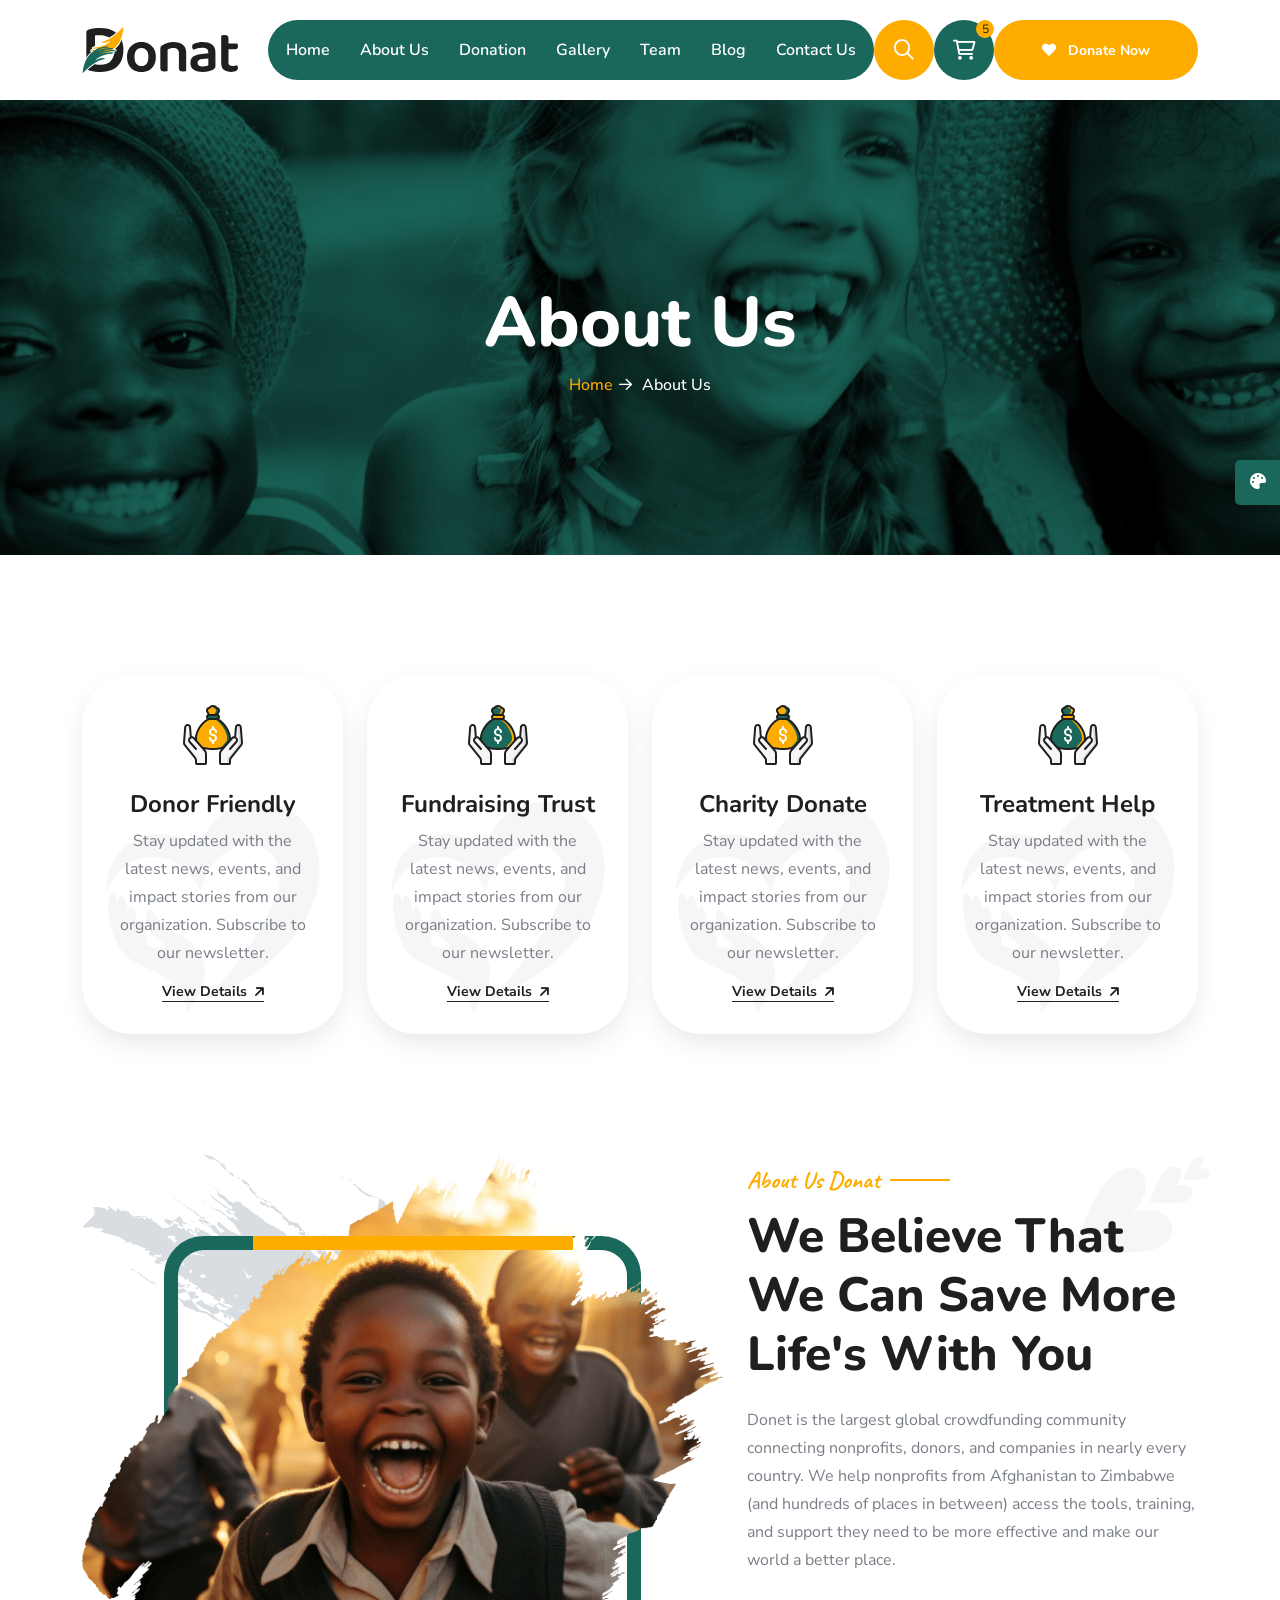
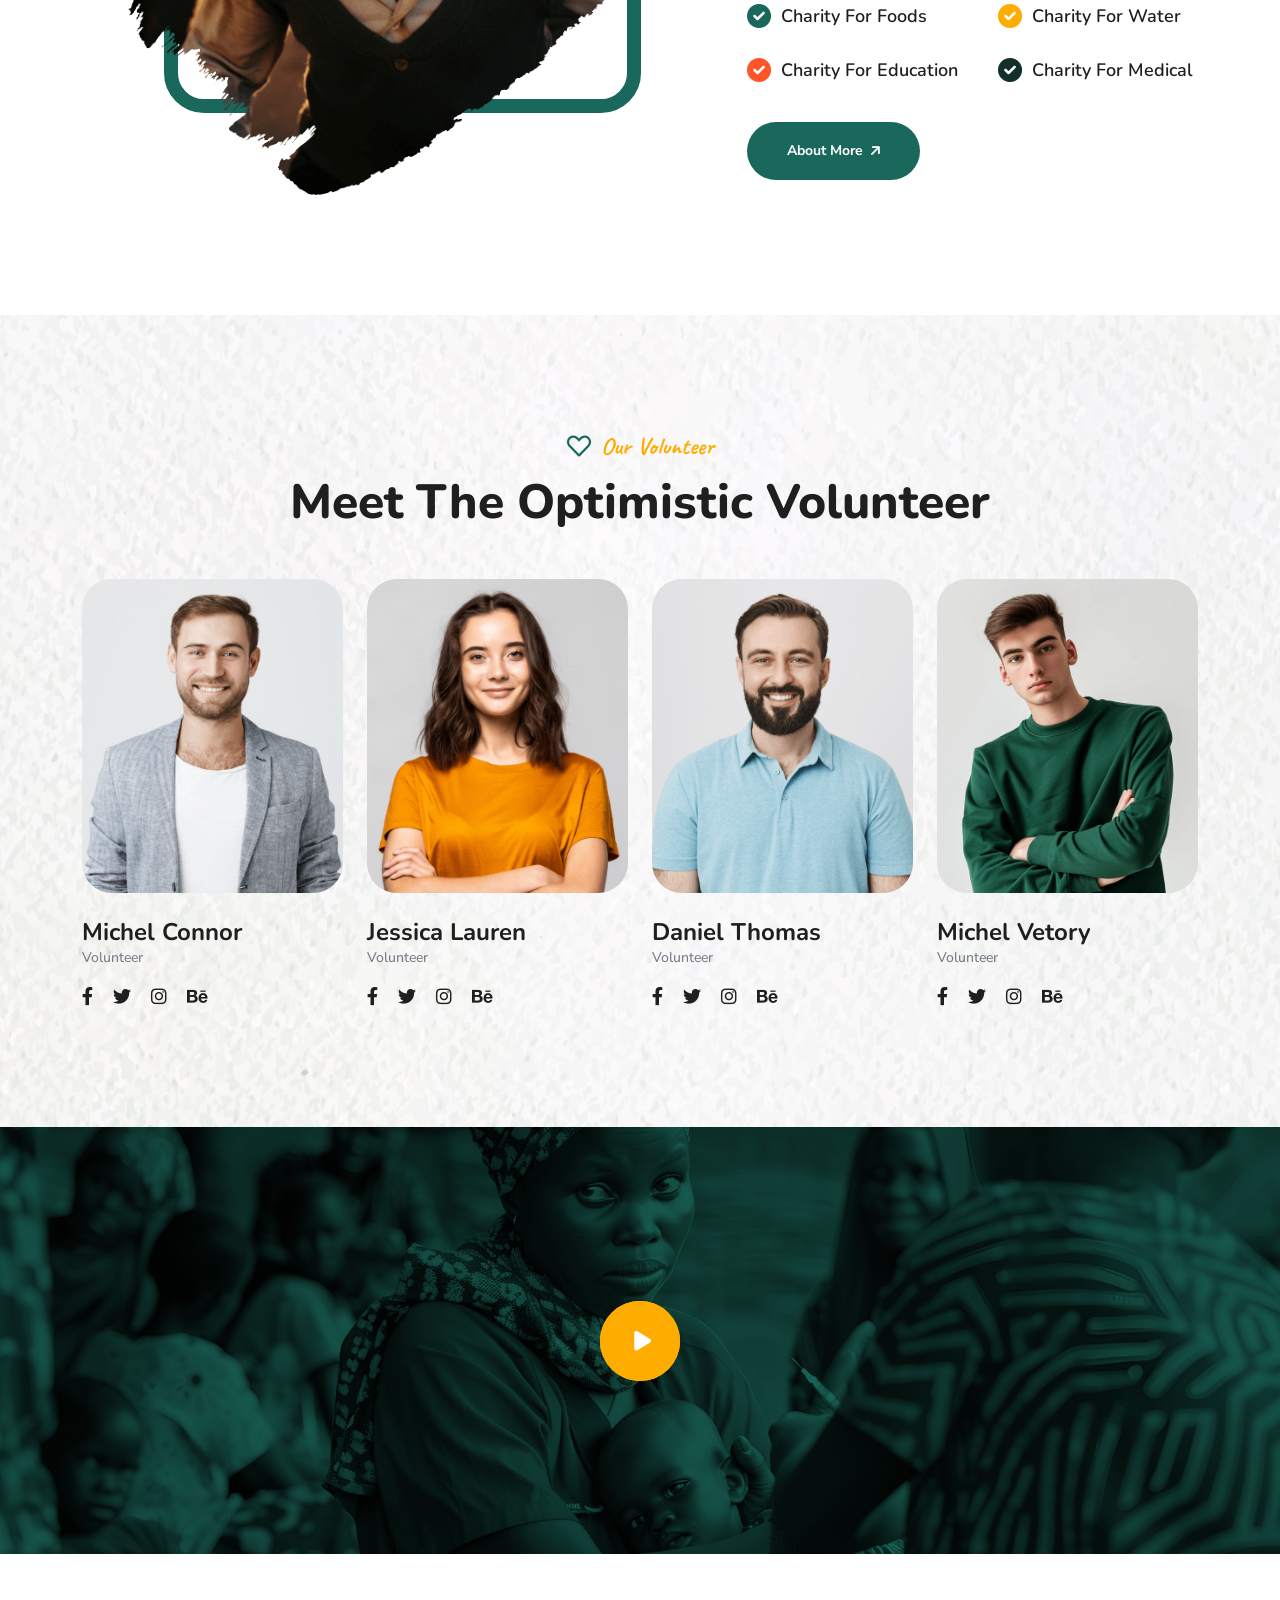
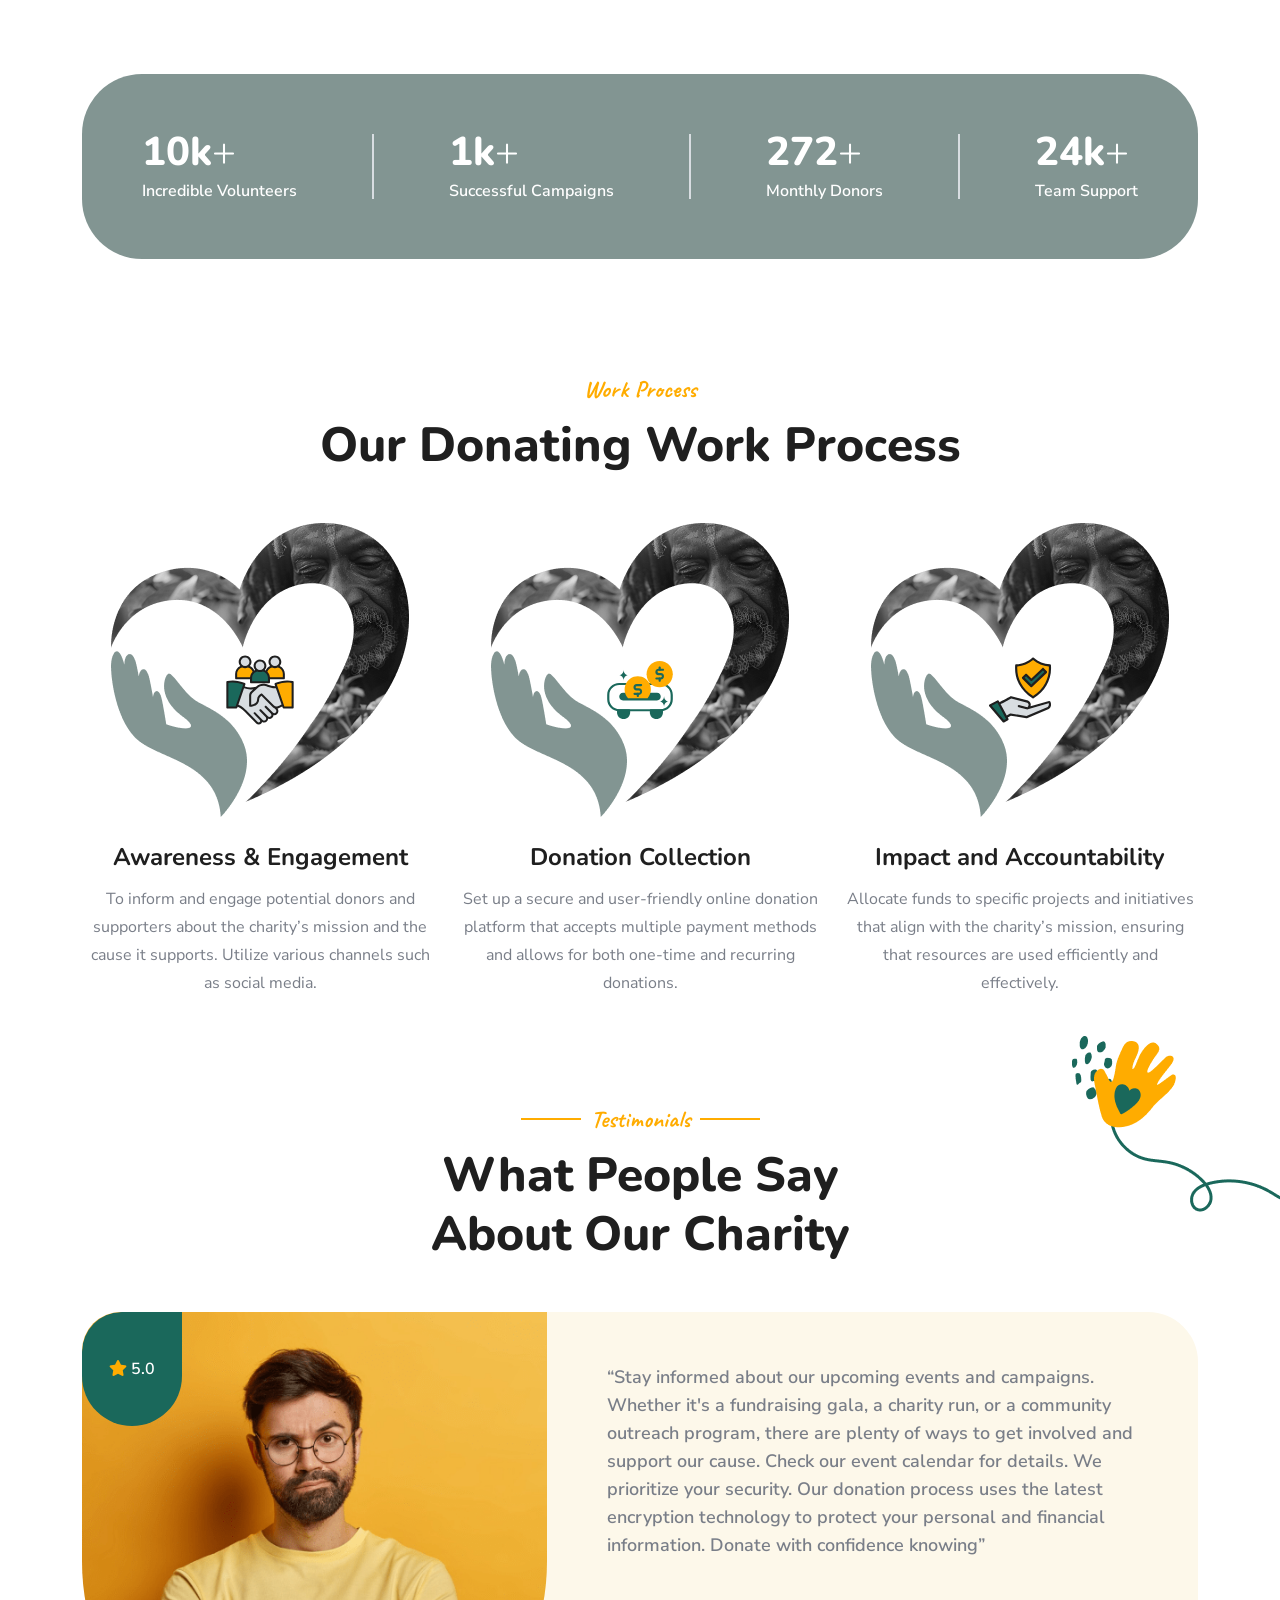
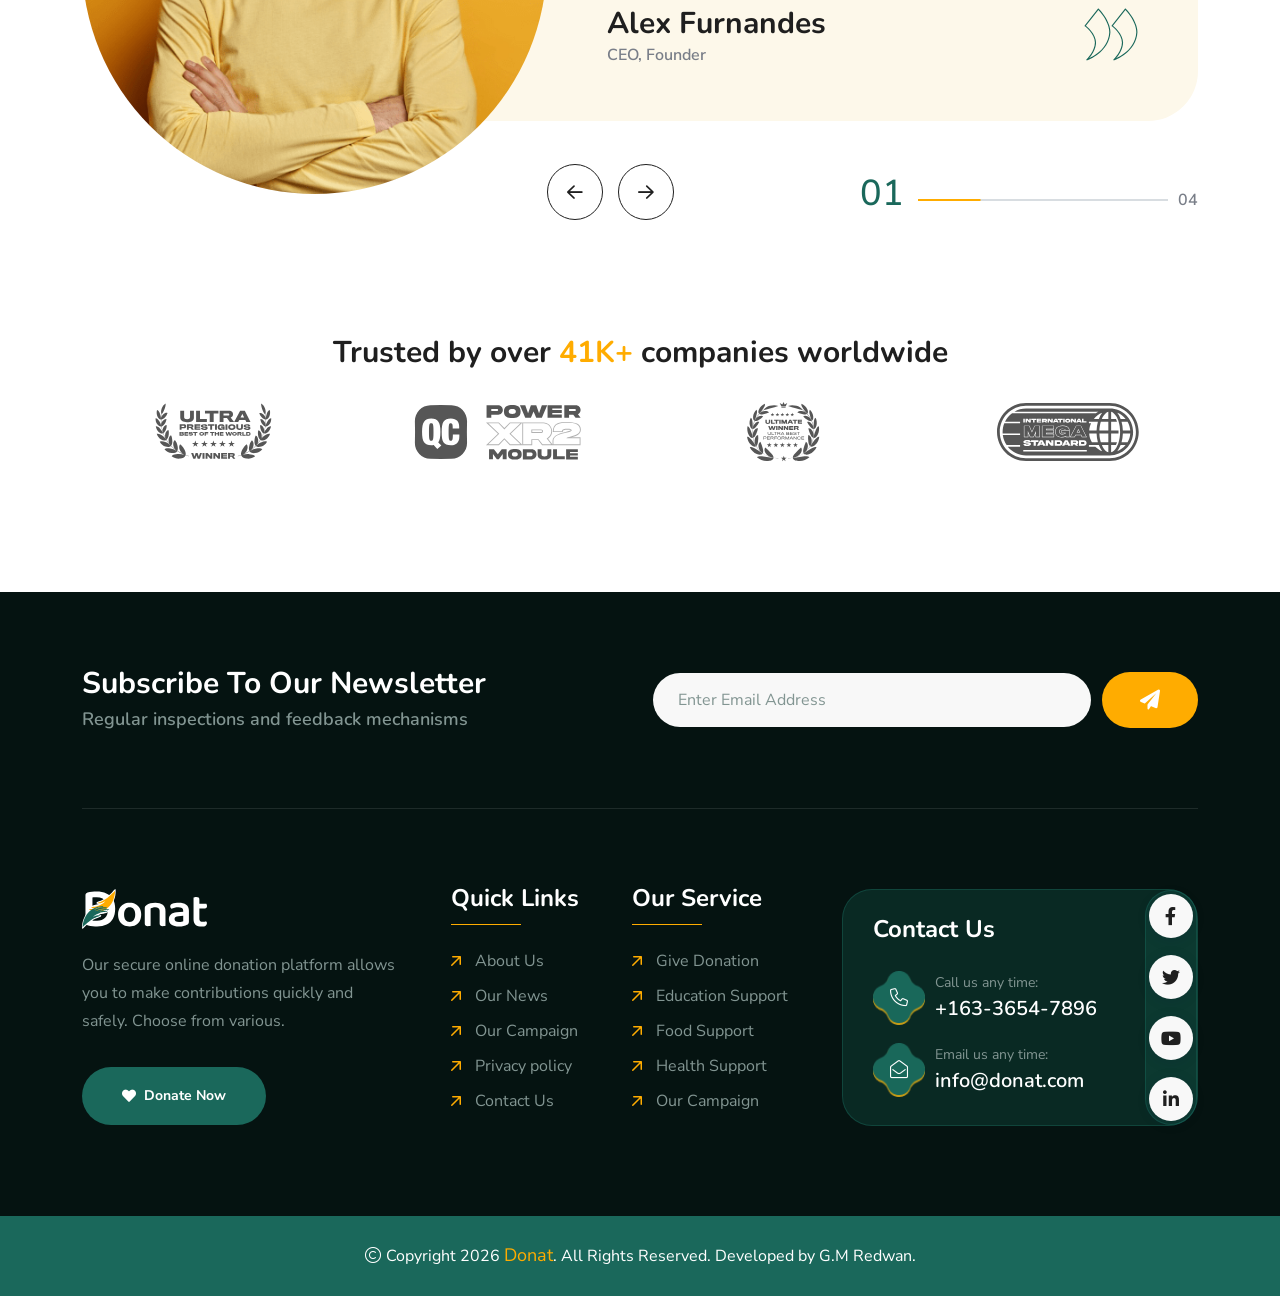
<file: about.html>
<!doctype html>
<html class="no-js" lang="zxx" dir="ltr">

<head>
    <meta charset="utf-8">
    <meta http-equiv="x-ua-compatible" content="ie=edge">
    <title>Donat Charity & Donation</title>
    <meta name="author" content="Donat">
    <meta name="description" content="Donat - Charity & Donation HTML Template">
    <meta name="keywords" content="Donat - Charity & Donation HTML Template">
    <meta name="robots" content="INDEX,FOLLOW">

    <!-- Mobile Specific Metas -->
    <meta name="viewport" content="width=device-width, initial-scale=1, shrink-to-fit=no">

    <!-- Favicons - Place favicon.ico in the root directory -->
    <link rel="apple-touch-icon" sizes="57x57" href="assets/img/favicons/apple-icon-57x57.png">
    <link rel="apple-touch-icon" sizes="60x60" href="assets/img/favicons/apple-icon-60x60.png">
    <link rel="apple-touch-icon" sizes="72x72" href="assets/img/favicons/apple-icon-72x72.png">
    <link rel="apple-touch-icon" sizes="76x76" href="assets/img/favicons/apple-icon-76x76.png">
    <link rel="apple-touch-icon" sizes="114x114" href="assets/img/favicons/apple-icon-114x114.png">
    <link rel="apple-touch-icon" sizes="120x120" href="assets/img/favicons/apple-icon-120x120.png">
    <link rel="apple-touch-icon" sizes="144x144" href="assets/img/favicons/apple-icon-144x144.png">
    <link rel="apple-touch-icon" sizes="152x152" href="assets/img/favicons/apple-icon-152x152.png">
    <link rel="apple-touch-icon" sizes="180x180" href="assets/img/favicons/apple-icon-180x180.png">
    <link rel="icon" type="image/png" sizes="192x192" href="assets/img/favicons/android-icon-192x192.png">
    <link rel="icon" type="image/png" sizes="32x32" href="assets/img/favicons/favicon-32x32.png">
    <link rel="icon" type="image/png" sizes="96x96" href="assets/img/favicons/favicon-96x96.png">
    <link rel="icon" type="image/png" sizes="16x16" href="assets/img/favicons/favicon-16x16.png">
    <link rel="manifest" href="assets/img/favicons/manifest.json">
    <meta name="msapplication-TileColor" content="#ffffff">
    <meta name="msapplication-TileImage" content="assets/img/favicons/ms-icon-144x144.png">
    <meta name="theme-color" content="#ffffff">

    <!--==============================
	  Google Fonts
	============================== -->
    <link rel="preconnect" href="https://fonts.googleapis.com/">
    <link rel="preconnect" href="https://fonts.gstatic.com/" crossorigin>
    <link href="https://fonts.googleapis.com/css2?family=Caveat:wght@400..700&amp;family=Nunito+Sans:ital,opsz,wght@0,6..12,200..1000;1,6..12,200..1000&amp;family=Nunito:ital,wght@0,200..1000;1,200..1000&amp;display=swap" rel="stylesheet">

    <!--==============================
	    All CSS File
	============================== -->
    <!-- Bootstrap -->
    <link rel="stylesheet" href="assets/css/bootstrap.min.css">
    <!-- Fontawesome Icon -->
    <link rel="stylesheet" href="assets/css/fontawesome.min.css">
    <!-- Magnific Popup -->
    <link rel="stylesheet" href="assets/css/magnific-popup.min.css">
    <!-- Swiper Js -->
    <link rel="stylesheet" href="assets/css/swiper-bundle.min.css">
    <!-- Theme Custom CSS -->
    <link rel="stylesheet" href="assets/css/style.css">

</head>

<body>

    <!--[if lte IE 9]>
    	<p class="browserupgrade">You are using an <strong>outdated</strong> browser. Please <a href="https://browsehappy.com/">upgrade your browser</a> to improve your experience and security.</p>
  	<![endif]-->


    <!--********************************
   		Code Start From Here 
	******************************** -->

    <!--==============================
     Preloader
  ==============================-->
    <div class="preloader ">
        <button class="th-btn style2 preloaderCls">Cancel Preloader </button>
        <div class="preloader-inner">
            <span class="loader">
                Donat
                <span class="loading-text">Donat</span>
            </span>
        </div>
    </div>
    <!--==============================
    Sidemenu
    ============================== -->
    <div class="sidemenu-wrapper sidemenu-cart ">
        <div class="sidemenu-content">
            <button class="closeButton sideMenuCls"><i class="far fa-times"></i></button>
            <div class="widget woocommerce widget_shopping_cart">
                <h3 class="widget_title">Shopping cart</h3>
                <div class="widget_shopping_cart_content">
                    <ul class="woocommerce-mini-cart cart_list product_list_widget ">
                        <li class="woocommerce-mini-cart-item mini_cart_item">
                            <a href="#" class="remove remove_from_cart_button"><i class="far fa-times"></i></a>
                            <a href="#"><img src="assets/img/product/product_thumb_1_1.png" alt="Cart Image">Books</a>
                            <span class="quantity">1 ×
                                <span class="woocommerce-Price-amount amount">
                                    <span class="woocommerce-Price-currencySymbol">$</span>940.00</span>
                            </span>
                        </li>
                        <li class="woocommerce-mini-cart-item mini_cart_item">
                            <a href="#" class="remove remove_from_cart_button"><i class="far fa-times"></i></a>
                            <a href="#"><img src="assets/img/product/product_thumb_1_2.png" alt="Cart Image">Medicine</a>
                            <span class="quantity">1 ×
                                <span class="woocommerce-Price-amount amount">
                                    <span class="woocommerce-Price-currencySymbol">$</span>899.00</span>
                            </span>
                        </li>
                        <li class="woocommerce-mini-cart-item mini_cart_item">
                            <a href="#" class="remove remove_from_cart_button"><i class="far fa-times"></i></a>
                            <a href="#"><img src="assets/img/product/product_thumb_1_3.png" alt="Cart Image">Dress</a>
                            <span class="quantity">1 ×
                                <span class="woocommerce-Price-amount amount">
                                    <span class="woocommerce-Price-currencySymbol">$</span>756.00</span>
                            </span>
                        </li>
                        <li class="woocommerce-mini-cart-item mini_cart_item">
                            <a href="#" class="remove remove_from_cart_button"><i class="far fa-times"></i></a>
                            <a href="#"><img src="assets/img/product/product_thumb_1_4.png" alt="Cart Image">Chair</a>
                            <span class="quantity">1 ×
                                <span class="woocommerce-Price-amount amount">
                                    <span class="woocommerce-Price-currencySymbol">$</span>723.00</span>
                            </span>
                        </li>
                        <li class="woocommerce-mini-cart-item mini_cart_item">
                            <a href="#" class="remove remove_from_cart_button"><i class="far fa-times"></i></a>
                            <a href="#"><img src="assets/img/product/product_thumb_1_5.png" alt="Cart Image">Cloths</a>
                            <span class="quantity">1 ×
                                <span class="woocommerce-Price-amount amount">
                                    <span class="woocommerce-Price-currencySymbol">$</span>1080.00</span>
                            </span>
                        </li>
                    </ul>
                    <p class="woocommerce-mini-cart__total total">
                        <strong>Subtotal:</strong>
                        <span class="woocommerce-Price-amount amount">
                            <span class="woocommerce-Price-currencySymbol">$</span>4398.00</span>
                    </p>
                    <p class="woocommerce-mini-cart__buttons buttons">
                        <a href="cart.html" class="th-btn wc-forward">View cart</a>
                        <a href="checkout.html" class="th-btn checkout wc-forward">Checkout</a>
                    </p>
                </div>
            </div>
        </div>
    </div>
    <div class="popup-search-box d-none d-lg-block">
        <button class="searchClose"><i class="far fa-times"></i></button>
        <form action="#">
            <input type="text" placeholder="What are you looking for?">
            <button type="submit"><i class="fal fa-search"></i></button>
        </form>
    </div>
    <!--==============================
    Mobile Menu
    ============================== -->
    <div class="th-menu-wrapper">
        <div class="th-menu-area text-center">
            <button class="th-menu-toggle"><i class="fal fa-times"></i></button>
            <div class="mobile-logo">
                <a href="index.html"><img src="assets/img/logo.svg" alt="Donat"></a>
            </div>
            <div class="th-mobile-menu">
                <ul>
                    <li class="">
                        <a href="index.html">Home</a>
                    </li>
                    <li>
                        <a href="about.html">About Us</a>
                    </li>   
                    <li>
                        <a href="donation.html">Donation</a>
                    </li>
                    <li>
                        <a href="gallery.html">Gallery</a>
                    </li>
                     <li>
                        <a href="team.html">Team</a>
                    </li>
                    <li>
                        <a href="blog.html">Blog</a>
                    </li>
                    <li>
                        <a href="contact.html">Contact Us</a>
                    </li>
                </ul>
            </div>
        </div>
    </div>
    <div class="color-scheme-wrap active">
        <button class="switchIcon"><i class="fa-solid fa-palette"></i></button>
        <h3 class="color-scheme-wrap-title text-center">Color Switcher</h3>
        <h4 class="color-scheme-wrap-subtitle text-center">Theme Color</h4>
        <div class="color-switch-btns">
            <button data-color="#1A685B"><i class="fa-solid fa-droplet"></i></button>
            <button data-color="#f34e3a"><i class="fa-solid fa-droplet"></i></button>
            <button data-color="#FF4857"><i class="fa-solid fa-droplet"></i></button>
            <button data-color="#3843C1"><i class="fa-solid fa-droplet"></i></button>
            <button data-color="#FF7E02"><i class="fa-solid fa-droplet"></i></button>
        </div>
        <h4 class="color-scheme-wrap-subtitle mt-20 text-center">Secondary Color</h4>
        <div class="secondary-color-switch-btns">
            <button data-secondary-color="#FFAC00"><i class="fa-solid fa-droplet"></i></button>
            <button data-secondary-color="#F41E1E"><i class="fa-solid fa-droplet"></i></button>
            <button data-secondary-color="#f34e3a"><i class="fa-solid fa-droplet"></i></button>
            <button data-secondary-color="#FF4857"><i class="fa-solid fa-droplet"></i></button>
            <button data-secondary-color="#3843C1"><i class="fa-solid fa-droplet"></i></button>
        </div>
    </div>
    <!--==============================
	Header Area
    ==============================-->
    <header class="th-header header-layout1">
        <div class="sticky-wrapper">
            <!-- Main Menu Area -->
            <div class="container">
                <div class="menu-area">
                    <div class="header-logo">
                        <a href="index.html"><img src="assets/img/logo.svg" alt="Donat"></a>
                    </div>
                    <div class="menu-area-wrap">
                        <nav class="main-menu d-none d-lg-block">
                            <ul>
                                <li class="">
                                    <a href="index.html">Home</a>
                                </li>
                                <li>
                                    <a href="about.html">About Us</a>
                                </li>   
                                <li>
                                    <a href="donation.html">Donation</a>
                                </li>
                                <li>
                                    <a href="gallery.html">Gallery</a>
                                </li>
                                <li>
                                    <a href="team.html">Team</a>
                                </li>
                                <li>
                                    <a href="blog.html">Blog</a>
                                </li>
                                <li>
                                    <a href="contact.html">Contact Us</a>
                                </li>
                            </ul>
                        </nav>
                        <p class="header-notice"><img class="me-1" src="assets/img/icon/heart-icon.svg" alt="img">Are you ready to help them? Let’s become a volunteers...</p>
                    </div>
                    <div class="header-button">
                        <button type="button" class="icon-btn style2 searchBoxToggler d-lg-block d-none"><i class="far fa-search"></i></button>
                        <button type="button" class="icon-btn sideMenuToggler">
                            <span class="badge">5</span>
                            <i class="fa-regular fa-cart-shopping"></i>
                        </button>
                        <a href="contact.html" class="th-btn style3 d-xl-block d-none"><i class="fas fa-heart me-2"></i> Donate Now</a>
                        <button type="button" class="icon-btn th-menu-toggle d-lg-none"><i class="far fa-bars"></i></button>
                    </div>
                </div>
            </div>
        </div>
    </header>


    <!--==============================
    Breadcumb
    ============================== -->
    <div class="breadcumb-wrapper " data-bg-src="assets/img/bg/breadcumb-bg.jpg" data-overlay="theme">
        <div class="container">
            <div class="breadcumb-content">
                <h1 class="breadcumb-title">About Us</h1>
                <ul class="breadcumb-menu">
                    <li><a href="index.html">Home</a></li>
                    <li>About Us</li>
                </ul>
            </div>
        </div>
    </div>
    <!--==============================
    Feature Area  
    ==============================-->
    <section class="space-top">
        <div class="container">
            <div class="row gy-4 justify-content-center">
                <div class="col-lg-3 col-md-6">
                    <div class="feature-card">
                        <div class="feature-card-bg-shape">
                            <img src="assets/img/shape/feature-card-bg-shape1-1.png" alt="img">
                        </div>
                        <div class="box-icon">
                            <img src="assets/img/icon/feature-icon1-2.svg" alt="icon">
                        </div>
                        <h3 class="box-title">Donor Friendly</h3>
                        <p class="box-text">Stay updated with the latest news, events, and impact stories from our organization. Subscribe to our newsletter.</p>
                        <a class="link-btn style2" href="about.html">View Details <i class="fa-solid fa-arrow-up-right ms-2"></i></a>
                    </div>
                </div>
                <div class="col-lg-3 col-md-6">
                    <div class="feature-card">
                        <div class="feature-card-bg-shape">
                            <img src="assets/img/shape/feature-card-bg-shape1-1.png" alt="img">
                        </div>
                        <div class="box-icon">
                            <img src="assets/img/icon/feature-icon1-1.svg" alt="icon">
                        </div>
                        <h3 class="box-title">Fundraising Trust</h3>
                        <p class="box-text">Stay updated with the latest news, events, and impact stories from our organization. Subscribe to our newsletter.</p>
                        <a class="link-btn style2" href="about.html">View Details <i class="fa-solid fa-arrow-up-right ms-2"></i></a>
                    </div>
                </div>
                <div class="col-lg-3 col-md-6">
                    <div class="feature-card">
                        <div class="feature-card-bg-shape">
                            <img src="assets/img/shape/feature-card-bg-shape1-1.png" alt="img">
                        </div>
                        <div class="box-icon">
                            <img src="assets/img/icon/feature-icon1-2.svg" alt="icon">
                        </div>
                        <h3 class="box-title">Charity Donate</h3>
                        <p class="box-text">Stay updated with the latest news, events, and impact stories from our organization. Subscribe to our newsletter.</p>
                        <a class="link-btn style2" href="about.html">View Details <i class="fa-solid fa-arrow-up-right ms-2"></i></a>
                    </div>
                </div>
                <div class="col-lg-3 col-md-6">
                    <div class="feature-card">
                        <div class="feature-card-bg-shape">
                            <img src="assets/img/shape/feature-card-bg-shape1-1.png" alt="img">
                        </div>
                        <div class="box-icon">
                            <img src="assets/img/icon/feature-icon1-1.svg" alt="icon">
                        </div>
                        <h3 class="box-title">Treatment Help</h3>
                        <p class="box-text">Stay updated with the latest news, events, and impact stories from our organization. Subscribe to our newsletter.</p>
                        <a class="link-btn style2" href="about.html">View Details <i class="fa-solid fa-arrow-up-right ms-2"></i></a>
                    </div>
                </div>
            </div>
        </div>
    </section> <!--==============================
About Area  
==============================-->
    <div class="overflow-hidden space" id="about-sec">
        <div class="shape-mockup about-bg-shape1-1 jump-reverse" data-top="10%" data-right="5%">
            <img src="assets/img/shape/heart-shape1.png" alt="shape">
        </div>
        <div class="container">
            <div class="row gy-4 align-items-center">
                <div class="col-xl-7">
                    <div class="img-box1">
                        <div class="img1" data-mask-src="assets/img/normal/about_1_1-mask.png">
                            <img src="assets/img/normal/about_1_1.png" alt="About">
                        </div>
                        <div class="about-shape1-1 jump">
                            <img src="assets/img/shape/about_shape1_1.png" alt="img">
                        </div>
                    </div>
                </div>
                <div class="col-xl-5">
                    <div class="about-wrap1">
                        <div class="title-area mb-30">
                            <span class="sub-title before-none">About Us Donat</span>
                            <h2 class="sec-title">We Believe that We can Save More Life's with you</h2>
                            <p class="">Donet is the largest global crowdfunding community connecting nonprofits, donors, and companies in nearly every country. We help nonprofits from Afghanistan to Zimbabwe (and hundreds of places in between) access the tools, training, and support they need to be more effective and make our world a better place.</p>
                        </div>
                        <div class="checklist style2 list-two-column">
                            <ul>
                                <li>Charity For Foods</li>
                                <li data-theme-color="var(--theme-color2)">Charity For Water</li>
                                <li data-theme-color="#FF5528">Charity For Education</li>
                                <li data-theme-color="#122F2A">Charity For Medical</li>
                            </ul>
                        </div>
                        <div class="btn-wrap mt-40">
                            <a href="about.html" class="th-btn">About More<i class="fas fa-arrow-up-right ms-2"></i></a>
                        </div>
                    </div>
                </div>

            </div>
        </div>
    </div><!--==============================
Team Area  
==============================-->
    <section class="space" id="team-sec" data-bg-src="assets/img/bg/gray-bg2.png">
        <div class="shape-mockup team-bg-shape3-1 d-xxl-block d-none" data-top="0%" data-left="0%" data-bottom="0"><img src="assets/img/shape/team_bg_shape3_1.png" alt="img"></div>
        <div class="shape-mockup team-bg-shape3-2 d-xxl-block d-none" data-top="0%" data-right="0%" data-bottom="0"><img src="assets/img/shape/team_bg_shape3_2.png" alt="img"></div>
        <div class="shape-mockup team-bg-shape3-3 spin d-xxl-block d-none" data-top="15%" data-left="20%">
            <div class="color-masking2">
                <div class="masking-src" data-mask-src="assets/img/shape/team_bg_shape3_3.png"></div>
                <img src="assets/img/shape/team_bg_shape3_3.png" alt="img">
            </div>
        </div>
        <div class="shape-mockup team-bg-shape3-4 jump d-xxl-block d-none" data-top="18%" data-right="10%">
            <img src="assets/img/shape/team_bg_shape3_4.png" alt="img">
        </div>
        <div class="shape-mockup team-bg-shape3-5 spin d-xxl-block d-none" data-bottom="18%" data-left="10%">
            <img src="assets/img/shape/team_bg_shape3_5.png" alt="img">
        </div>
        <div class="shape-mockup team-bg-shape3-6 spin d-xxl-block d-none" data-bottom="10%" data-right="10%">
            <div class="color-masking">
                <div class="masking-src" data-mask-src="assets/img/shape/team_bg_shape3_6.png"></div>
                <img src="assets/img/shape/team_bg_shape3_6.png" alt="img">
            </div>
        </div>
        <div class="container">
            <div class="title-area text-center">
                <span class="sub-title after-none before-none"><i class="far fa-heart text-theme"></i> Our Volunteer</span>
                <h2 class="sec-title">Meet The Optimistic Volunteer</h2>
            </div>
            <div class="slider-area">
                <div class="swiper th-slider has-shadow" id="teamSlider3" data-slider-options='{"breakpoints":{"0":{"slidesPerView":1},"576":{"slidesPerView":"2"},"768":{"slidesPerView":"2"},"992":{"slidesPerView":"3"},"1200":{"slidesPerView":"4"}}}'>
                    <div class="swiper-wrapper">
                        <!-- Single Item -->
                        <div class="swiper-slide">
                            <div class="th-team team-card3">
                                <div class="team-img">
                                    <img src="assets/img/team/team_3_1.png" alt="Team">
                                </div>
                                <div class="team-card-content">
                                    <h3 class="box-title"><a href="team-details.html">Michel Connor</a></h3>
                                    <span class="team-desig">Volunteer</span>
                                    <div class="th-social style2">
                                        <a target="_blank" href="https://facebook.com/"><i class="fab fa-facebook-f"></i></a>
                                        <a target="_blank" href="https://twitter.com/"><i class="fab fa-twitter"></i></a>
                                        <a target="_blank" href="https://instagram.com/"><i class="fab fa-instagram"></i></a>
                                        <a target="_blank" href="https://behance.com/"><i class="fab fa-behance"></i></a>
                                    </div>
                                </div>
                            </div>
                        </div>

                        <!-- Single Item -->
                        <div class="swiper-slide">
                            <div class="th-team team-card3">
                                <div class="team-img">
                                    <img src="assets/img/team/team_3_2.png" alt="Team">
                                </div>
                                <div class="team-card-content">
                                    <h3 class="box-title"><a href="team-details.html">Jessica Lauren</a></h3>
                                    <span class="team-desig">Volunteer</span>
                                    <div class="th-social style2">
                                        <a target="_blank" href="https://facebook.com/"><i class="fab fa-facebook-f"></i></a>
                                        <a target="_blank" href="https://twitter.com/"><i class="fab fa-twitter"></i></a>
                                        <a target="_blank" href="https://instagram.com/"><i class="fab fa-instagram"></i></a>
                                        <a target="_blank" href="https://behance.com/"><i class="fab fa-behance"></i></a>
                                    </div>
                                </div>
                            </div>
                        </div>

                        <!-- Single Item -->
                        <div class="swiper-slide">
                            <div class="th-team team-card3">
                                <div class="team-img">
                                    <img src="assets/img/team/team_3_3.png" alt="Team">
                                </div>
                                <div class="team-card-content">
                                    <h3 class="box-title"><a href="team-details.html">Daniel Thomas</a></h3>
                                    <span class="team-desig">Volunteer</span>
                                    <div class="th-social style2">
                                        <a target="_blank" href="https://facebook.com/"><i class="fab fa-facebook-f"></i></a>
                                        <a target="_blank" href="https://twitter.com/"><i class="fab fa-twitter"></i></a>
                                        <a target="_blank" href="https://instagram.com/"><i class="fab fa-instagram"></i></a>
                                        <a target="_blank" href="https://behance.com/"><i class="fab fa-behance"></i></a>
                                    </div>
                                </div>
                            </div>
                        </div>

                        <!-- Single Item -->
                        <div class="swiper-slide">
                            <div class="th-team team-card3">
                                <div class="team-img">
                                    <img src="assets/img/team/team_3_4.png" alt="Team">
                                </div>
                                <div class="team-card-content">
                                    <h3 class="box-title"><a href="team-details.html">Michel Vetory</a></h3>
                                    <span class="team-desig">Volunteer</span>
                                    <div class="th-social style2">
                                        <a target="_blank" href="https://facebook.com/"><i class="fab fa-facebook-f"></i></a>
                                        <a target="_blank" href="https://twitter.com/"><i class="fab fa-twitter"></i></a>
                                        <a target="_blank" href="https://instagram.com/"><i class="fab fa-instagram"></i></a>
                                        <a target="_blank" href="https://behance.com/"><i class="fab fa-behance"></i></a>
                                    </div>
                                </div>
                            </div>
                        </div>

                        <!-- Single Item -->
                        <div class="swiper-slide">
                            <div class="th-team team-card3">
                                <div class="team-img">
                                    <img src="assets/img/team/team_3_5.png" alt="Team">
                                </div>
                                <div class="team-card-content">
                                    <h3 class="box-title"><a href="team-details.html">Emma Mary</a></h3>
                                    <span class="team-desig">Volunteer</span>
                                    <div class="th-social style2">
                                        <a target="_blank" href="https://facebook.com/"><i class="fab fa-facebook-f"></i></a>
                                        <a target="_blank" href="https://twitter.com/"><i class="fab fa-twitter"></i></a>
                                        <a target="_blank" href="https://instagram.com/"><i class="fab fa-instagram"></i></a>
                                        <a target="_blank" href="https://behance.com/"><i class="fab fa-behance"></i></a>
                                    </div>
                                </div>
                            </div>
                        </div>

                        <!-- Single Item -->
                        <div class="swiper-slide">
                            <div class="th-team team-card3">
                                <div class="team-img">
                                    <img src="assets/img/team/team_3_6.png" alt="Team">
                                </div>
                                <div class="team-card-content">
                                    <h3 class="box-title"><a href="team-details.html">Alexander Joseph</a></h3>
                                    <span class="team-desig">Volunteer</span>
                                    <div class="th-social style2">
                                        <a target="_blank" href="https://facebook.com/"><i class="fab fa-facebook-f"></i></a>
                                        <a target="_blank" href="https://twitter.com/"><i class="fab fa-twitter"></i></a>
                                        <a target="_blank" href="https://instagram.com/"><i class="fab fa-instagram"></i></a>
                                        <a target="_blank" href="https://behance.com/"><i class="fab fa-behance"></i></a>
                                    </div>
                                </div>
                            </div>
                        </div>

                        <!-- Single Item -->
                        <div class="swiper-slide">
                            <div class="th-team team-card3">
                                <div class="team-img">
                                    <img src="assets/img/team/team_3_7.png" alt="Team">
                                </div>
                                <div class="team-card-content">
                                    <h3 class="box-title"><a href="team-details.html">Olivia Patricia</a></h3>
                                    <span class="team-desig">Volunteer</span>
                                    <div class="th-social style2">
                                        <a target="_blank" href="https://facebook.com/"><i class="fab fa-facebook-f"></i></a>
                                        <a target="_blank" href="https://twitter.com/"><i class="fab fa-twitter"></i></a>
                                        <a target="_blank" href="https://instagram.com/"><i class="fab fa-instagram"></i></a>
                                        <a target="_blank" href="https://behance.com/"><i class="fab fa-behance"></i></a>
                                    </div>
                                </div>
                            </div>
                        </div>

                        <!-- Single Item -->
                        <div class="swiper-slide">
                            <div class="th-team team-card3">
                                <div class="team-img">
                                    <img src="assets/img/team/team_3_8.png" alt="Team">
                                </div>
                                <div class="team-card-content">
                                    <h3 class="box-title"><a href="team-details.html">Ethan David</a></h3>
                                    <span class="team-desig">Volunteer</span>
                                    <div class="th-social style2">
                                        <a target="_blank" href="https://facebook.com/"><i class="fab fa-facebook-f"></i></a>
                                        <a target="_blank" href="https://twitter.com/"><i class="fab fa-twitter"></i></a>
                                        <a target="_blank" href="https://instagram.com/"><i class="fab fa-instagram"></i></a>
                                        <a target="_blank" href="https://behance.com/"><i class="fab fa-behance"></i></a>
                                    </div>
                                </div>
                            </div>
                        </div>

                    </div>
                </div>
            </div>
        </div>
    </section>

    <!--==============================
Video Area  
==============================-->
    <div class="video-area-3">
        <div class="shape-mockup video-bg-shape3-1" data-top="0" data-left="0" data-bottom="0">
            <img src="assets/img/shape/video_bg_shape3_1.png" alt="img">
        </div>
        <div class="shape-mockup video-bg-shape3-2" data-top="0" data-right="0" data-bottom="0">
            <img src="assets/img/shape/video_bg_shape3_2.png" alt="img">
        </div>
        <div class="video-thumb3-1 video-box-center">
            <img src="assets/img/normal/video-thumb3-1.png" alt="img">
            <a href="https://www.youtube.com/watch?v=_sI_Ps7JSEk" class="play-btn style7 popup-video"><i class="fa-sharp fa-solid fa-play"></i></a>
        </div>
    </div>
    <!--==============================
Counter Area  
==============================-->
    <div class="">
        <div class="container">
            <div class="counter-wrap style2 bg-light">
                <div class="counter-card">
                    <div class="media-body">
                        <h2 class="box-number text-white"><span class="counter-number">15</span>k<span class="fw-light">+</span></h2>
                        <p class="box-text text-white">Incredible Volunteers</p>
                    </div>
                </div>
                <div class="divider"></div>
                <div class="counter-card">
                    <div class="media-body">
                        <h2 class="box-number text-white"><span class="counter-number">1</span>k<span class="fw-light">+</span></h2>
                        <p class="box-text text-white">Successful Campaigns</p>
                    </div>
                </div>
                <div class="divider"></div>
                <div class="counter-card">
                    <div class="media-body">
                        <h2 class="box-number text-white"><span class="counter-number">400</span><span class="fw-light">+</span></h2>
                        <p class="box-text text-white">Monthly Donors</p>
                    </div>
                </div>
                <div class="divider"></div>
                <div class="counter-card">
                    <div class="media-body">
                        <h2 class="box-number text-white"><span class="counter-number">35</span>k<span class="fw-light">+</span></h2>
                        <p class="box-text text-white">Team Support</p>
                    </div>
                </div>
                <div class="divider"></div>
            </div>
        </div>
    </div><!--==============================
Process Area  
==============================-->
    <section class="space-top">
        <div class="shape-mockup process-shape1-1 jump-reverse d-xxl-block d-none" data-top="20%" data-left="0"><img src="assets/img/shape/hand-bg-shape2-1.png" alt="img"></div>
        <div class="container">
            <div class="title-area text-center">
                <span class="sub-title after-none before-none">Work Process</span>
                <h2 class="sec-title">Our Donating Work Process</h2>
            </div>
            <div class="row gy-40 justify-content-center">
                <div class="col-lg-4 col-md-6 process-card-wrap">
                    <div class="process-card">
                        <div class="process-card-thumb-wrap">
                            <div class="process-card-thumb" data-mask-src="assets/img/process/process-card-shape.png">
                                <img src="assets/img/process/process-card-1-1.png" alt="img">
                            </div>
                            <div class="process-card-icon">
                                <img src="assets/img/icon/process-icon1-1.svg" alt="img">
                            </div>
                            <div class="process-card-shape">
                                <img src="assets/img/process/process-card-shape2.png" alt="img">
                            </div>
                        </div>
                        <div class="box-content">
                            <h3 class="box-title">Awareness & Engagement</h3>
                            <p class="box-text">To inform and engage potential donors and supporters about the charity’s mission and the cause it supports. Utilize various channels such as social media.</p>
                        </div>
                    </div>
                </div>
                <div class="col-lg-4 col-md-6 process-card-wrap">
                    <div class="process-card">
                        <div class="process-card-thumb-wrap">
                            <div class="process-card-thumb" data-mask-src="assets/img/process/process-card-shape.png">
                                <img src="assets/img/process/process-card-1-1.png" alt="img">
                            </div>
                            <div class="process-card-icon">
                                <img src="assets/img/icon/process-icon1-2.svg" alt="img">
                            </div>
                            <div class="process-card-shape">
                                <img src="assets/img/process/process-card-shape2.png" alt="img">
                            </div>
                        </div>
                        <div class="box-content">
                            <h3 class="box-title">Donation Collection</h3>
                            <p class="box-text">Set up a secure and user-friendly online donation platform that accepts multiple payment methods and allows for both one-time and recurring donations.</p>
                        </div>
                    </div>
                </div>
                <div class="col-lg-4 col-md-6 process-card-wrap">
                    <div class="process-card">
                        <div class="process-card-thumb-wrap">
                            <div class="process-card-thumb" data-mask-src="assets/img/process/process-card-shape.png">
                                <img src="assets/img/process/process-card-1-1.png" alt="img">
                            </div>
                            <div class="process-card-icon">
                                <img src="assets/img/icon/process-icon1-3.svg" alt="img">
                            </div>
                            <div class="process-card-shape">
                                <img src="assets/img/process/process-card-shape2.png" alt="img">
                            </div>
                        </div>
                        <div class="box-content">
                            <h3 class="box-title">Impact and Accountability</h3>
                            <p class="box-text">Allocate funds to specific projects and initiatives that align with the charity’s mission, ensuring that resources are used efficiently and effectively.</p>
                        </div>
                    </div>
                </div>
            </div>
        </div>
    </section>
    <!--==============================
Testimonial Area  
==============================-->
    <section class="testi-area-1 space" id="testi-sec">
        <div class="shape-mockup testi-bg-shape1-1 jump-reverse d-xl-block d-none" data-top="5%" data-right="0">
            <img src="assets/img/shape/footer-bg-shape3.png" alt="img">
        </div>
        <div class="shape-mockup testi-bg-shape1-2" data-top="28%" data-left="5%">
            <img src="assets/img/shape/testimonial_shape1_1.png" alt="img">
        </div>
        <div class="container">
            <div class="row justify-content-center">
                <div class="col-lg-6">
                    <div class="title-area text-center">
                        <span class="sub-title">Testimonials</span>
                        <h2 class="sec-title">What People Say About
                            Our Charity</h2>
                    </div>
                </div>
            </div>
            <div class="row gx-0 justify-content-end">
                <div class="col-lg-5">
                    <div class="swiper th-slider testi-thumb-slider1" data-slider-options='{"effect":"fade","loop":false}'>
                        <div class="swiper-wrapper">
                            <div class="swiper-slide">
                                <div class="testi-box-img">
                                    <img class="testi-img" src="assets/img/testimonial/testi_1_1.png" alt="img">
                                    <div class="testi-card_review">
                                        <i class="fas fa-star"></i>
                                        5.0
                                    </div>
                                </div>
                            </div>
                            <div class="swiper-slide">
                                <div class="testi-box-img">
                                    <img class="testi-img" src="assets/img/testimonial/testi_1_2.png" alt="img">
                                    <div class="testi-card_review">
                                        <i class="fas fa-star"></i>
                                        5.0
                                    </div>
                                </div>
                            </div>
                            <div class="swiper-slide">
                                <div class="testi-box-img">
                                    <img class="testi-img" src="assets/img/testimonial/testi_1_1.png" alt="img">
                                    <div class="testi-card_review">
                                        <i class="fas fa-star"></i>
                                        5.0
                                    </div>
                                </div>
                            </div>
                            <div class="swiper-slide">
                                <div class="testi-box-img">
                                    <img class="testi-img" src="assets/img/testimonial/testi_1_2.png" alt="img">
                                    <div class="testi-card_review">
                                        <i class="fas fa-star"></i>
                                        5.0
                                    </div>
                                </div>
                            </div>
                        </div>
                    </div>
                </div>
                <div class="col-lg-7">
                    <div class="testi-slider1">
                        <div class="swiper th-slider testimonial-slider1" id="testiSlide1" data-slider-options='{"loop":false,"paginationType":"progressbar","effect":"fade", "autoHeight": "true", "thumbs":{"swiper":".testi-thumb-slider1"}}'>
                            <div class="swiper-wrapper">
                                <div class="swiper-slide">
                                    <div class="testi-card">
                                        <p class="box-text">“Stay informed about our upcoming events and campaigns. Whether it's a fundraising gala, a charity run, or a community outreach program, there are plenty of ways to get involved and support our cause. Check our event calendar for details. We prioritize your security. Our donation process uses the latest encryption technology to protect your personal and financial information. Donate with confidence knowing”</p>
                                        <h3 class="box-title">Alex Furnandes</h3>
                                        <p class="box-desig">CEO, Founder</p>
                                        <div class="quote-icon" data-mask-src="assets/img/icon/quote2.svg"></div>
                                    </div>
                                </div>
                                <div class="swiper-slide">
                                    <div class="testi-card">
                                        <p class="box-text">“Our donation process uses the latest encryption technology to protect your personal and financial information. Donate with confidence knowing Stay informed about our upcoming events and campaigns. Whether it's a fundraising gala, a charity run, or a community outreach program, there are plenty of ways to get involved and support our cause. Check our event calendar for details. We prioritize your security.”</p>
                                        <h3 class="box-title">Mustafa Kamal</h3>
                                        <p class="box-desig">CEO, Founder</p>
                                        <div class="quote-icon" data-mask-src="assets/img/icon/quote2.svg"></div>
                                    </div>
                                </div>
                                <div class="swiper-slide">
                                    <div class="testi-card">
                                        <p class="box-text">“Stay informed about our upcoming events and campaigns. Whether it's a fundraising gala, a charity run, or a community outreach program, there are plenty of ways to get involved and support our cause. Check our event calendar for details. We prioritize your security. Our donation process uses the latest encryption technology to protect your personal and financial information. Donate with confidence knowing”</p>
                                        <h3 class="box-title">Alex Furnandes</h3>
                                        <p class="box-desig">CEO, Founder</p>
                                        <div class="quote-icon" data-mask-src="assets/img/icon/quote2.svg"></div>
                                    </div>
                                </div>
                                <div class="swiper-slide">
                                    <div class="testi-card">
                                        <p class="box-text">“Our donation process uses the latest encryption technology to protect your personal and financial information. Donate with confidence knowing Stay informed about our upcoming events and campaigns. Whether it's a fundraising gala, a charity run, or a community outreach program, there are plenty of ways to get involved and support our cause. Check our event calendar for details. We prioritize your security.”</p>
                                        <h3 class="box-title">Mustafa Kamal</h3>
                                        <p class="box-desig">CEO, Founder</p>
                                        <div class="quote-icon" data-mask-src="assets/img/icon/quote2.svg"></div>
                                    </div>
                                </div>
                            </div>
                            <div class="slider-pagination"></div>
                            <div class="slider-pagination2"></div>
                        </div>
                        <div class="icon-box">
                            <button data-slider-prev="#testiSlide1" class="slider-arrow default style-border slider-prev"><i class="far fa-arrow-left"></i></button>
                            <button data-slider-next="#testiSlide1" class="slider-arrow default style-border slider-next"><i class="far fa-arrow-right"></i></button>
                        </div>
                    </div>
                </div>
            </div>
        </div>
    </section>

    <!--==============================
Brand Area  
==============================-->
    <div class="space-bottom overflow-hidden brand-area-1">
        <div class="container">
            <div class="brand-wrap1 p-0 m-0 text-center">
                <h3 class="brand-wrap-title">Trusted by over <span class="text-theme2"><span class="counter-number">90</span>K+</span> companies worldwide</h3>
                <div class="swiper th-slider" id="brandSlider1" data-slider-options='{"breakpoints":{"0":{"slidesPerView":2},"576":{"slidesPerView":"2"},"768":{"slidesPerView":"2"},"992":{"slidesPerView":"3"},"1200":{"slidesPerView":"4"},"1400":{"slidesPerView":"5", "spaceBetween": "90"}}}'>
                    <div class="swiper-wrapper">
                        <div class="swiper-slide">
                            <a href="blog.html" class="brand-box">
                                <img src="assets/img/brand/brand1-1.svg" alt="Brand Logo">
                            </a>
                        </div>
                        <div class="swiper-slide">
                            <a href="blog.html" class="brand-box">
                                <img src="assets/img/brand/brand1-2.svg" alt="Brand Logo">
                            </a>
                        </div>
                        <div class="swiper-slide">
                            <a href="blog.html" class="brand-box">
                                <img src="assets/img/brand/brand1-3.svg" alt="Brand Logo">
                            </a>
                        </div>
                        <div class="swiper-slide">
                            <a href="blog.html" class="brand-box">
                                <img src="assets/img/brand/brand1-4.svg" alt="Brand Logo">
                            </a>
                        </div>
                        <div class="swiper-slide">
                            <a href="blog.html" class="brand-box">
                                <img src="assets/img/brand/brand1-5.svg" alt="Brand Logo">
                            </a>
                        </div>
                        <div class="swiper-slide">
                            <a href="blog.html" class="brand-box">
                                <img src="assets/img/brand/brand1-1.svg" alt="Brand Logo">
                            </a>
                        </div>
                        <div class="swiper-slide">
                            <a href="blog.html" class="brand-box">
                                <img src="assets/img/brand/brand1-2.svg" alt="Brand Logo">
                            </a>
                        </div>
                        <div class="swiper-slide">
                            <a href="blog.html" class="brand-box">
                                <img src="assets/img/brand/brand1-3.svg" alt="Brand Logo">
                            </a>
                        </div>
                        <div class="swiper-slide">
                            <a href="blog.html" class="brand-box">
                                <img src="assets/img/brand/brand1-4.svg" alt="Brand Logo">
                            </a>
                        </div>
                        <div class="swiper-slide">
                            <a href="blog.html" class="brand-box">
                                <img src="assets/img/brand/brand1-5.svg" alt="Brand Logo">
                            </a>
                        </div>
                    </div>

                </div>
            </div>
        </div>
    </div>
    <!--==============================
	Footer Area
==============================-->
    <footer class="footer-wrapper footer-default" data-bg-src="assets/img/bg/footer-default-bg-mask.png">
        <div class="footer-bg-shape2 shape-mockup jump" data-top="20%" data-right="0">
            <img src="assets/img/shape/footer-bg-shape3.png" alt="img">
        </div>
        <div class="footer-bg-shape3 shape-mockup d-none" data-bottom="0" data-right="0">
            <img src="assets/img/shape/footer-bg-shape2.png" alt="img">
        </div>
        <div class="footer-top">
            <div class="container">
                <div class="subscribe-box">
                    <div class="row gy-40 align-items-center justify-content-center">
                        <div class="col-xl-6">
                            <h4 class="subscribe-box_title">Subscribe to Our Newsletter</h4>
                            <p class="subscribe-box_text">Regular inspections and feedback mechanisms</p>
                        </div>
                        <div class="col-xl-6 col-lg-8">
                            <form class="newsletter-form">
                                <div class="form-group">
                                    <input class="form-control" type="email" placeholder="Enter Email Address" required="">
                                </div>
                                <button type="submit" class="th-btn style3"><i class="fas fa-paper-plane"></i></button>
                            </form>
                        </div>
                    </div>
                </div>
            </div>
        </div>
        <div class="widget-area">
            <div class="container">
                <div class="row justify-content-between">
                    <div class="col-md-6 col-xl-auto">
                        <div class="widget footer-widget">
                            <div class="th-widget-about">
                                <div class="about-logo">
                                    <a href="index.html"><img src="assets/img/logo-white.svg" alt="Donat"></a>
                                </div>
                                <p class="about-text"> Our secure online donation platform allows you to make contributions quickly and safely. Choose from various.</p>
                                <a href="contact.html" class="th-btn"><i class="fas fa-heart me-2"></i> Donate Now</a>
                            </div>
                        </div>
                    </div>
                    <div class="col-sm-6 col-xl-auto">
                        <div class="widget widget_nav_menu footer-widget">
                            <h3 class="widget_title">Quick Links</h3>
                            <div class="menu-all-pages-container">
                                <ul class="menu">
                                    <li><a href="about.html">About Us</a></li>
                                    <li><a href="blog.html">Our News</a></li>
                                    <li><a href="about.html">Our Campaign</a></li>
                                    <li><a href="contact.html">Privacy policy</a></li>
                                    <li><a href="contact.html">Contact Us</a></li>
                                </ul>
                            </div>
                        </div>
                    </div>
                    <div class="col-sm-6 col-xl-auto">
                        <div class="widget widget_nav_menu footer-widget">
                            <h3 class="widget_title">Our Service</h3>
                            <div class="menu-all-pages-container">
                                <ul class="menu">
                                    <li><a href="donate-now.html">Give Donation</a></li>
                                    <li><a href="faq.html">Education Support</a></li>
                                    <li><a href="faq.html">Food Support</a></li>
                                    <li><a href="faq.html">Health Support</a></li>
                                    <li><a href="gallery.html">Our Campaign </a></li>
                                </ul>
                            </div>
                        </div>
                    </div>
                    <div class="col-md-6 col-xl-auto">
                        <div class="widget footer-widget">
                            <div class="th-widget-contact">
                                <h3 class="widget_title">Contact Us</h3>
                                <div class="info-card">
                                    <div class="box-icon">
                                        <i class="fal fa-phone"></i>
                                        <div class="bg-shape1" data-mask-src="assets/img/shape/info_card_icon_bg_shape_1_1.png"></div>
                                        <div class="bg-shape2" data-mask-src="assets/img/shape/info_card_icon_bg_shape_1_1.png"></div>
                                    </div>
                                    <div class="box-content">
                                        <p class="box-text">Call us any time:</p>
                                        <h4 class="box-title"><a href="tel:16336547896">+163-3654-7896</a></h4>
                                    </div>
                                </div>
                                <div class="info-card">
                                    <div class="box-icon">
                                        <i class="fal fa-envelope-open"></i>
                                        <div class="bg-shape1" data-mask-src="assets/img/shape/info_card_icon_bg_shape_1_1.png"></div>
                                        <div class="bg-shape2" data-mask-src="assets/img/shape/info_card_icon_bg_shape_1_1.png"></div>
                                    </div>
                                    <div class="box-content">
                                        <p class="box-text">Email us any time:</p>
                                        <h4 class="box-title"><a href="mailto:info@donat.com">info@donat.com</a></h4>
                                    </div>
                                </div>
                                <div class="th-social style2">
                                    <a href="https://www.facebook.com/"><i class="fab fa-facebook-f"></i></a>
                                    <a href="https://www.twitter.com/"><i class="fab fa-twitter"></i></a>
                                    <a href="https://www.youtube.com/"><i class="fab fa-youtube"></i></a>
                                    <a href="https://www.linkedin.com/"><i class="fab fa-linkedin-in"></i></a>
                                </div>
                            </div>
                        </div>
                    </div>
                </div>
            </div>
        </div>
        <div class="copyright-wrap">
            <div class="container">
                <div class="row justify-content-center gy-3 align-items-center">
                    <div class="col-lg-12">
                        <p class="copyright-text text-center">
                            <i class="fal fa-copyright"></i> Copyright 2026 <a href="index.html">Donat</a>. All Rights Reserved.  Developed by G.M Redwan.
                        </p>
                    </div>
                </div>
            </div>
        </div>
    </footer>

    <!--********************************
			Code End  Here 
	******************************** -->

    <!-- Scroll To Top -->
    <div class="scroll-top">
        <svg class="progress-circle svg-content" width="100%" height="100%" viewBox="-1 -1 102 102">
            <path d="M50,1 a49,49 0 0,1 0,98 a49,49 0 0,1 0,-98" style="transition: stroke-dashoffset 10ms linear 0s; stroke-dasharray: 307.919, 307.919; stroke-dashoffset: 307.919;"></path>
        </svg>
    </div>

    <!--==============================
    All Js File
============================== -->
    <!-- Jquery -->
    <script src="assets/js/vendor/jquery-3.7.1.min.js"></script>
    <!-- Swiper Js -->
    <script src="assets/js/swiper-bundle.min.js"></script>
    <!-- Bootstrap -->
    <script src="assets/js/bootstrap.min.js"></script>
    <!-- Magnific Popup -->
    <script src="assets/js/jquery.magnific-popup.min.js"></script>
    <!-- Counter Up -->
    <script src="assets/js/jquery.counterup.min.js"></script>
    <!-- Range Slider -->
    <script src="assets/js/jquery-ui.min.js"></script>
    <!-- Isotope Filter -->
    <script src="assets/js/imagesloaded.pkgd.min.js"></script>
    <script src="assets/js/isotope.pkgd.min.js"></script>

    <!-- Main Js File -->
    <script src="assets/js/main.js"></script>
</body>

</html>
</file>
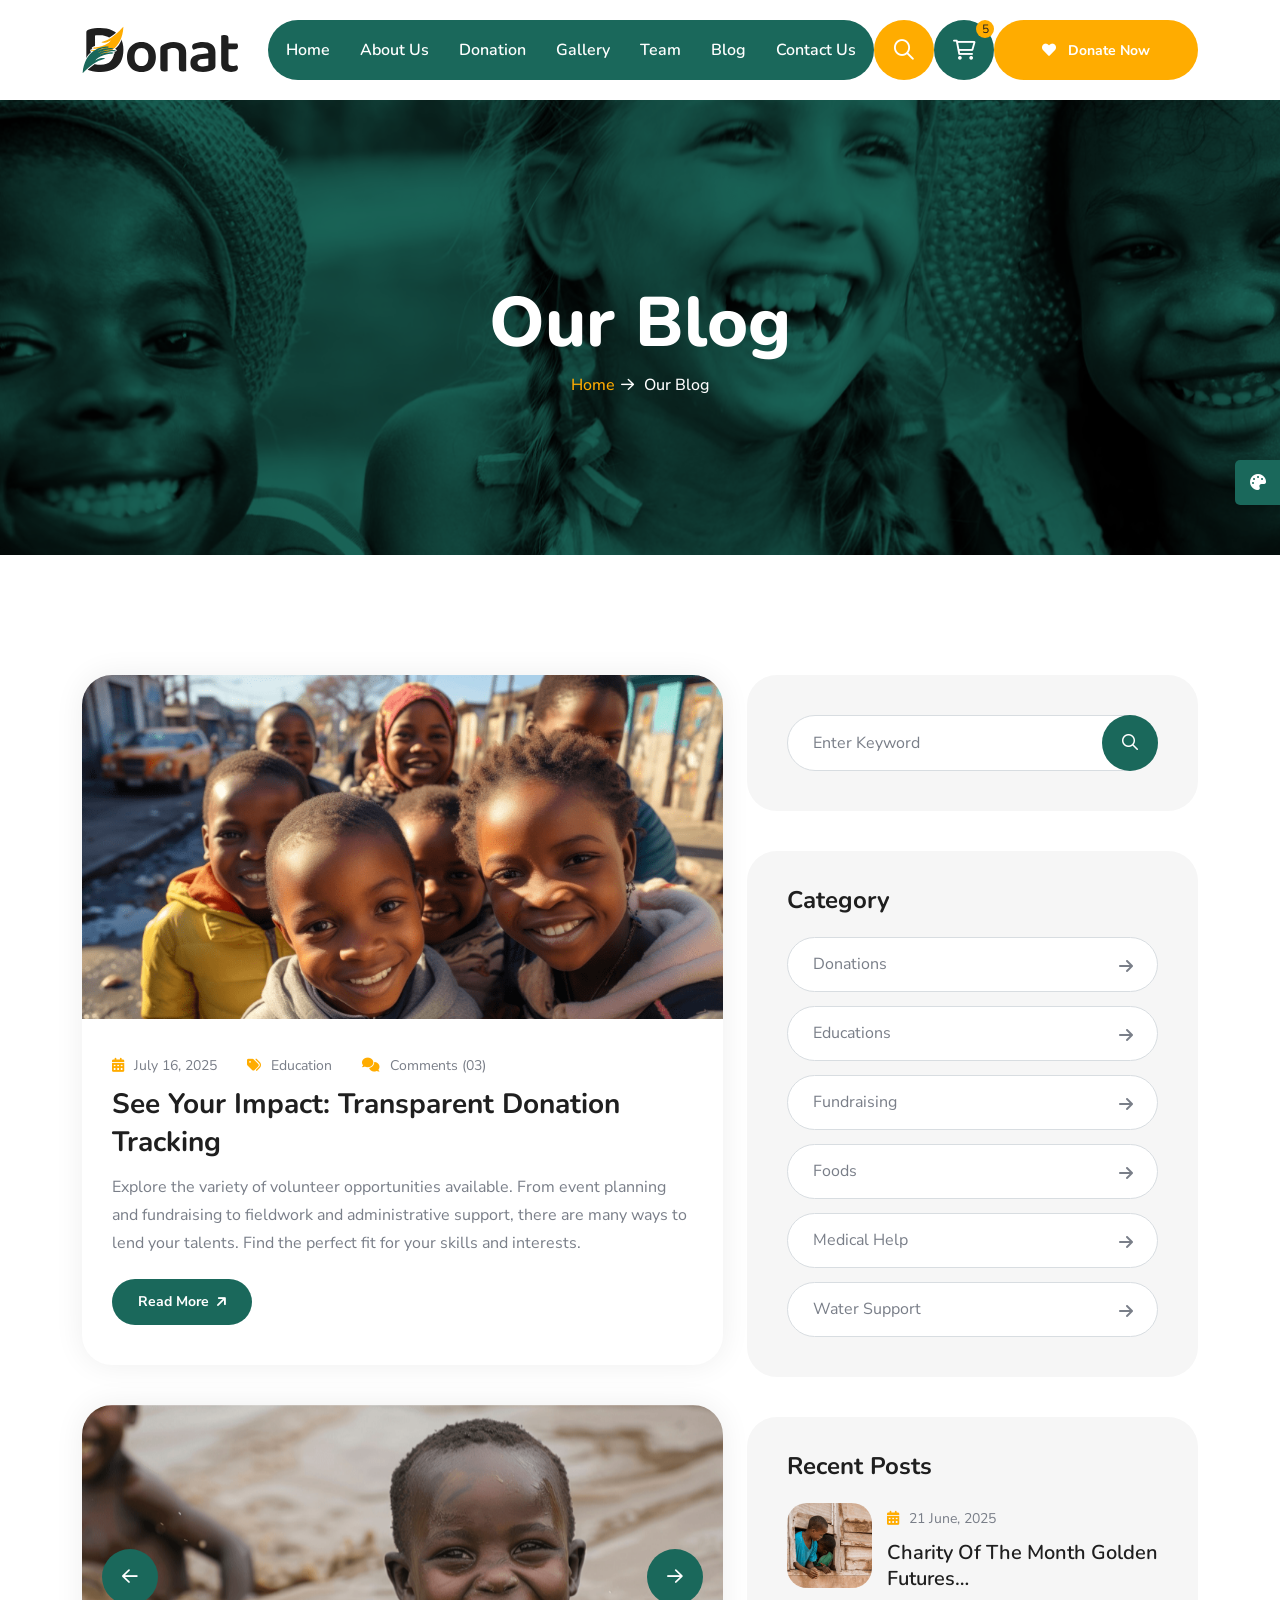
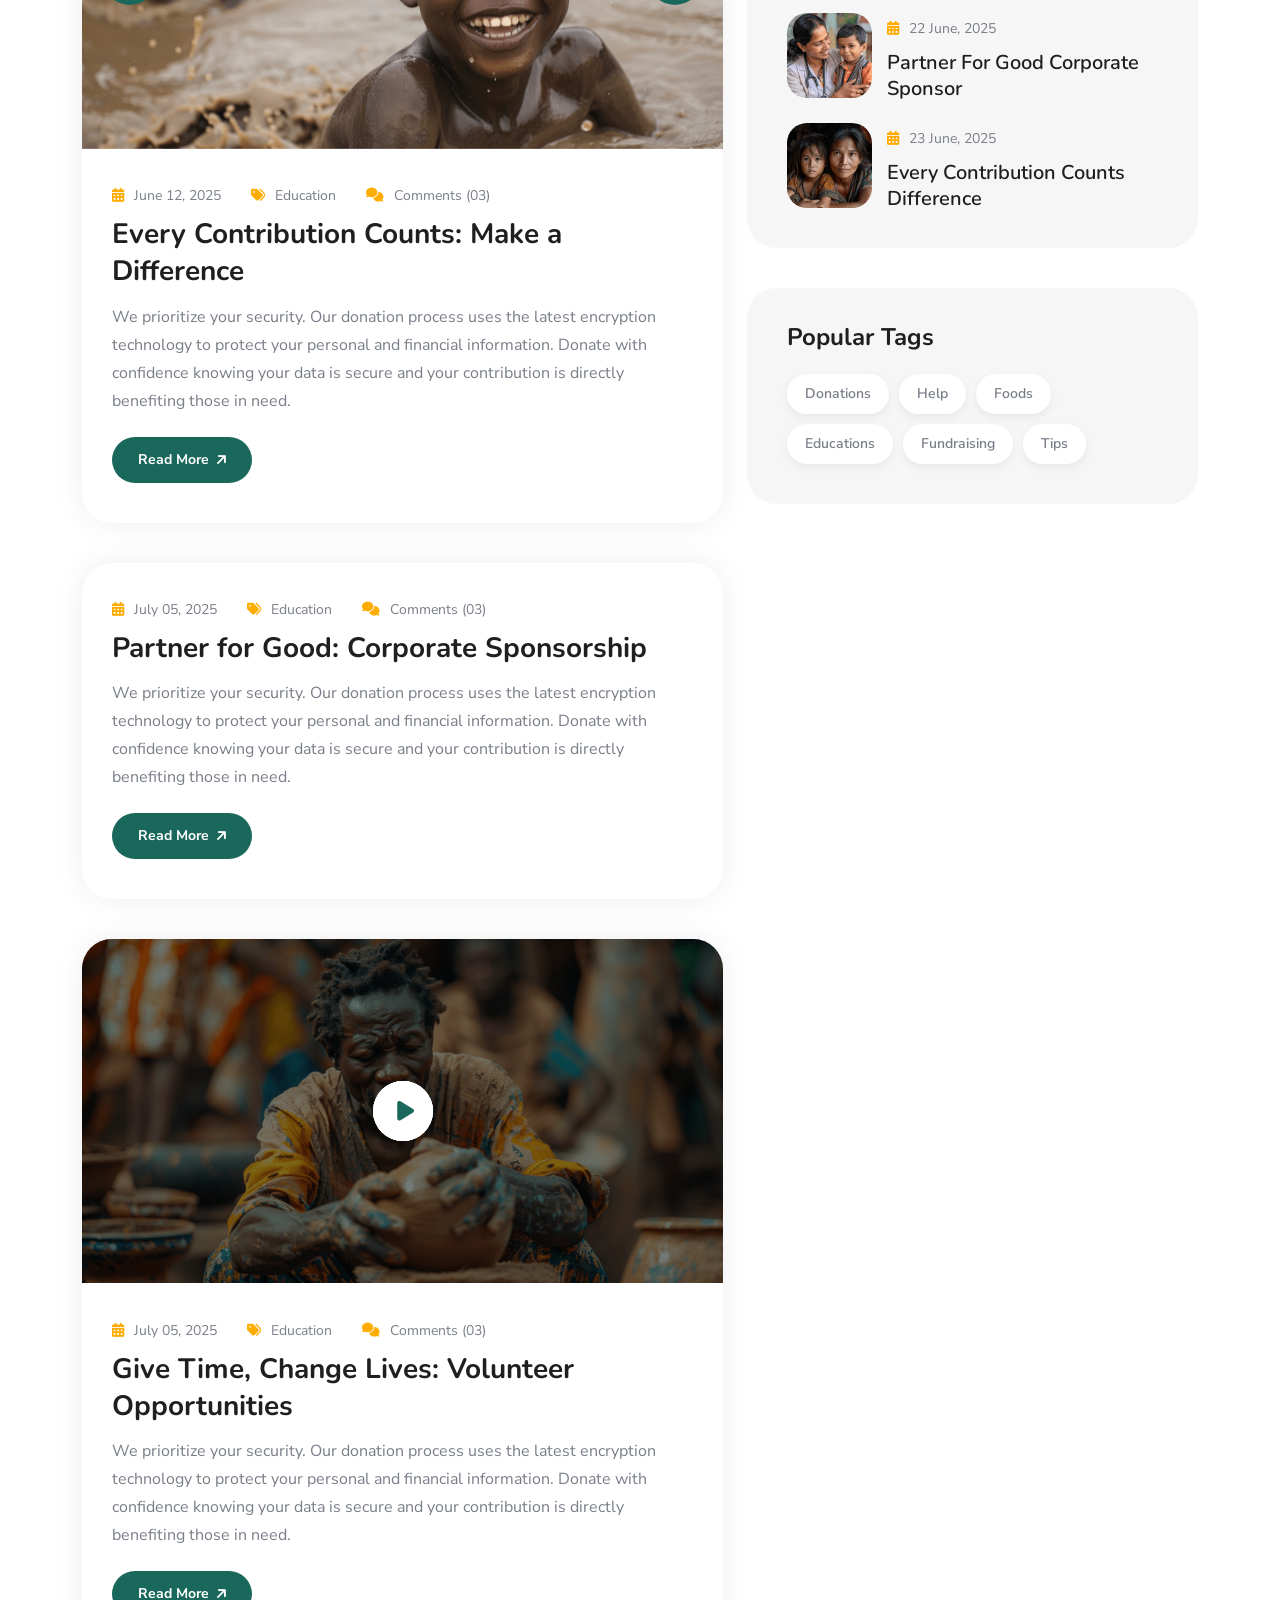
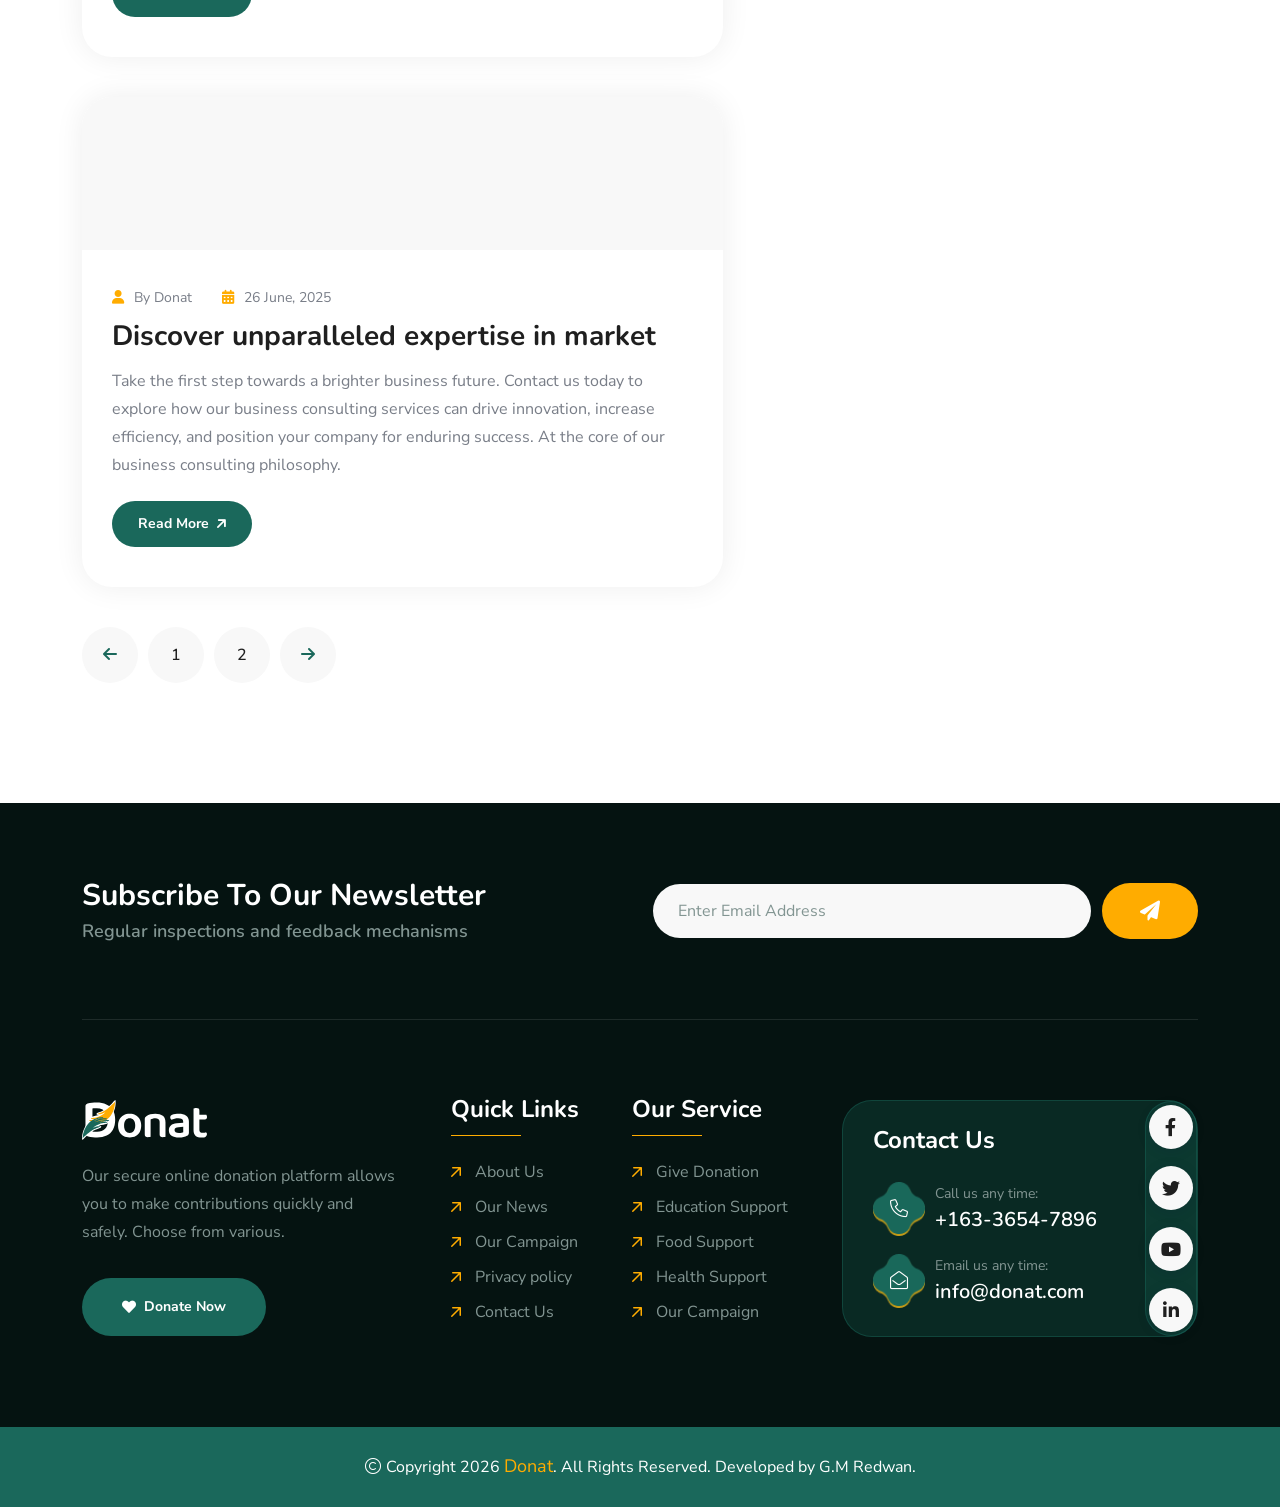
<file: blog.html>
<!doctype html>
<html class="no-js" lang="zxx" dir="ltr">

<head>
    <meta charset="utf-8">
    <meta http-equiv="x-ua-compatible" content="ie=edge">
    <title>Donat Charity & Donation Blog</title>
    <meta name="author" content="Donat">
    <meta name="description" content="Donat - Charity & Donation HTML Template">
    <meta name="keywords" content="Donat - Charity & Donation HTML Template">
    <meta name="robots" content="INDEX,FOLLOW">

    <!-- Mobile Specific Metas -->
    <meta name="viewport" content="width=device-width, initial-scale=1, shrink-to-fit=no">

    <!-- Favicons - Place favicon.ico in the root directory -->
    <link rel="apple-touch-icon" sizes="57x57" href="assets/img/favicons/apple-icon-57x57.png">
    <link rel="apple-touch-icon" sizes="60x60" href="assets/img/favicons/apple-icon-60x60.png">
    <link rel="apple-touch-icon" sizes="72x72" href="assets/img/favicons/apple-icon-72x72.png">
    <link rel="apple-touch-icon" sizes="76x76" href="assets/img/favicons/apple-icon-76x76.png">
    <link rel="apple-touch-icon" sizes="114x114" href="assets/img/favicons/apple-icon-114x114.png">
    <link rel="apple-touch-icon" sizes="120x120" href="assets/img/favicons/apple-icon-120x120.png">
    <link rel="apple-touch-icon" sizes="144x144" href="assets/img/favicons/apple-icon-144x144.png">
    <link rel="apple-touch-icon" sizes="152x152" href="assets/img/favicons/apple-icon-152x152.png">
    <link rel="apple-touch-icon" sizes="180x180" href="assets/img/favicons/apple-icon-180x180.png">
    <link rel="icon" type="image/png" sizes="192x192" href="assets/img/favicons/android-icon-192x192.png">
    <link rel="icon" type="image/png" sizes="32x32" href="assets/img/favicons/favicon-32x32.png">
    <link rel="icon" type="image/png" sizes="96x96" href="assets/img/favicons/favicon-96x96.png">
    <link rel="icon" type="image/png" sizes="16x16" href="assets/img/favicons/favicon-16x16.png">
    <link rel="manifest" href="assets/img/favicons/manifest.json">
    <meta name="msapplication-TileColor" content="#ffffff">
    <meta name="msapplication-TileImage" content="assets/img/favicons/ms-icon-144x144.png">
    <meta name="theme-color" content="#ffffff">

    <!--==============================
	  Google Fonts
	============================== -->
    <link rel="preconnect" href="https://fonts.googleapis.com/">
    <link rel="preconnect" href="https://fonts.gstatic.com/" crossorigin>
    <link href="https://fonts.googleapis.com/css2?family=Caveat:wght@400..700&amp;family=Nunito+Sans:ital,opsz,wght@0,6..12,200..1000;1,6..12,200..1000&amp;family=Nunito:ital,wght@0,200..1000;1,200..1000&amp;display=swap" rel="stylesheet">

    <!--==============================
	    All CSS File
	============================== -->
    <!-- Bootstrap -->
    <link rel="stylesheet" href="assets/css/bootstrap.min.css">
    <!-- Fontawesome Icon -->
    <link rel="stylesheet" href="assets/css/fontawesome.min.css">
    <!-- Magnific Popup -->
    <link rel="stylesheet" href="assets/css/magnific-popup.min.css">
    <!-- Swiper Js -->
    <link rel="stylesheet" href="assets/css/swiper-bundle.min.css">
    <!-- Theme Custom CSS -->
    <link rel="stylesheet" href="assets/css/style.css">

</head>

<body>

    <!--[if lte IE 9]>
    	<p class="browserupgrade">You are using an <strong>outdated</strong> browser. Please <a href="https://browsehappy.com/">upgrade your browser</a> to improve your experience and security.</p>
  	<![endif]-->


    <!--********************************
   		Code Start From Here 
	******************************** -->

    <!--==============================
     Preloader
  ==============================-->
    <div class="preloader ">
        <button class="th-btn style2 preloaderCls">Cancel Preloader </button>
        <div class="preloader-inner">
            <span class="loader">
                Donat
                <span class="loading-text">Donat</span>
            </span>
        </div>
    </div>
    <!--==============================
    Sidemenu
============================== -->
    <div class="sidemenu-wrapper sidemenu-cart ">
        <div class="sidemenu-content">
            <button class="closeButton sideMenuCls"><i class="far fa-times"></i></button>
            <div class="widget woocommerce widget_shopping_cart">
                <h3 class="widget_title">Shopping cart</h3>
                <div class="widget_shopping_cart_content">
                    <ul class="woocommerce-mini-cart cart_list product_list_widget ">
                        <li class="woocommerce-mini-cart-item mini_cart_item">
                            <a href="#" class="remove remove_from_cart_button"><i class="far fa-times"></i></a>
                            <a href="#"><img src="assets/img/product/product_thumb_1_1.png" alt="Cart Image">Books</a>
                            <span class="quantity">1 ×
                                <span class="woocommerce-Price-amount amount">
                                    <span class="woocommerce-Price-currencySymbol">$</span>940.00</span>
                            </span>
                        </li>
                        <li class="woocommerce-mini-cart-item mini_cart_item">
                            <a href="#" class="remove remove_from_cart_button"><i class="far fa-times"></i></a>
                            <a href="#"><img src="assets/img/product/product_thumb_1_2.png" alt="Cart Image">Medicine</a>
                            <span class="quantity">1 ×
                                <span class="woocommerce-Price-amount amount">
                                    <span class="woocommerce-Price-currencySymbol">$</span>899.00</span>
                            </span>
                        </li>
                        <li class="woocommerce-mini-cart-item mini_cart_item">
                            <a href="#" class="remove remove_from_cart_button"><i class="far fa-times"></i></a>
                            <a href="#"><img src="assets/img/product/product_thumb_1_3.png" alt="Cart Image">Dress</a>
                            <span class="quantity">1 ×
                                <span class="woocommerce-Price-amount amount">
                                    <span class="woocommerce-Price-currencySymbol">$</span>756.00</span>
                            </span>
                        </li>
                        <li class="woocommerce-mini-cart-item mini_cart_item">
                            <a href="#" class="remove remove_from_cart_button"><i class="far fa-times"></i></a>
                            <a href="#"><img src="assets/img/product/product_thumb_1_4.png" alt="Cart Image">Chair</a>
                            <span class="quantity">1 ×
                                <span class="woocommerce-Price-amount amount">
                                    <span class="woocommerce-Price-currencySymbol">$</span>723.00</span>
                            </span>
                        </li>
                        <li class="woocommerce-mini-cart-item mini_cart_item">
                            <a href="#" class="remove remove_from_cart_button"><i class="far fa-times"></i></a>
                            <a href="#"><img src="assets/img/product/product_thumb_1_5.png" alt="Cart Image">Cloths</a>
                            <span class="quantity">1 ×
                                <span class="woocommerce-Price-amount amount">
                                    <span class="woocommerce-Price-currencySymbol">$</span>1080.00</span>
                            </span>
                        </li>
                    </ul>
                    <p class="woocommerce-mini-cart__total total">
                        <strong>Subtotal:</strong>
                        <span class="woocommerce-Price-amount amount">
                            <span class="woocommerce-Price-currencySymbol">$</span>4398.00</span>
                    </p>
                    <p class="woocommerce-mini-cart__buttons buttons">
                        <a href="cart.html" class="th-btn wc-forward">View cart</a>
                        <a href="checkout.html" class="th-btn checkout wc-forward">Checkout</a>
                    </p>
                </div>
            </div>
        </div>
    </div>
    <div class="popup-search-box d-none d-lg-block">
        <button class="searchClose"><i class="far fa-times"></i></button>
        <form action="#">
            <input type="text" placeholder="What are you looking for?">
            <button type="submit"><i class="fal fa-search"></i></button>
        </form>
    </div>
    <!--==============================
    Mobile Menu
  ============================== -->
    <div class="th-menu-wrapper">
        <div class="th-menu-area text-center">
            <button class="th-menu-toggle"><i class="fal fa-times"></i></button>
            <div class="mobile-logo">
                <a href="index.html"><img src="assets/img/logo.svg" alt="Donat"></a>
            </div>
            <div class="th-mobile-menu">
                <ul>
                    <li class="">
                        <a href="index.html">Home</a>
                    </li>
                    <li>
                        <a href="about.html">About Us</a>
                    </li>   
                    <li>
                        <a href="donation.html">Donation</a>
                    </li>
                    <li>
                        <a href="gallery.html">Gallery</a>
                    </li>
                     <li>
                        <a href="team.html">Team</a>
                    </li>
                    <li>
                        <a href="blog.html">Blog</a>
                    </li>
                    <li>
                        <a href="contact.html">Contact Us</a>
                    </li>
                </ul>
            </div>
        </div>
    </div>
    <div class="color-scheme-wrap active">
        <button class="switchIcon"><i class="fa-solid fa-palette"></i></button>
        <h3 class="color-scheme-wrap-title text-center">Color Switcher</h3>
        <h4 class="color-scheme-wrap-subtitle text-center">Theme Color</h4>
        <div class="color-switch-btns">
            <button data-color="#1A685B"><i class="fa-solid fa-droplet"></i></button>
            <button data-color="#f34e3a"><i class="fa-solid fa-droplet"></i></button>
            <button data-color="#FF4857"><i class="fa-solid fa-droplet"></i></button>
            <button data-color="#3843C1"><i class="fa-solid fa-droplet"></i></button>
            <button data-color="#FF7E02"><i class="fa-solid fa-droplet"></i></button>
        </div>
        <h4 class="color-scheme-wrap-subtitle mt-20 text-center">Secondary Color</h4>
        <div class="secondary-color-switch-btns">
            <button data-secondary-color="#FFAC00"><i class="fa-solid fa-droplet"></i></button>
            <button data-secondary-color="#F41E1E"><i class="fa-solid fa-droplet"></i></button>
            <button data-secondary-color="#f34e3a"><i class="fa-solid fa-droplet"></i></button>
            <button data-secondary-color="#FF4857"><i class="fa-solid fa-droplet"></i></button>
            <button data-secondary-color="#3843C1"><i class="fa-solid fa-droplet"></i></button>
        </div>
    </div>
    <!--==============================
    Header Area
==============================-->
    <header class="th-header header-layout1">
        <div class="sticky-wrapper">
            <!-- Main Menu Area -->
            <div class="container">
                <div class="menu-area">
                    <div class="header-logo">
                        <a href="index.html"><img src="assets/img/logo.svg" alt="Donat"></a>
                    </div>
                    <div class="menu-area-wrap">
                        <nav class="main-menu d-none d-lg-block">
                            <ul>
                                <li class="">
                                    <a href="index.html">Home</a>
                                </li>
                                <li>
                                    <a href="about.html">About Us</a>
                                </li>   
                                <li>
                                    <a href="donation.html">Donation</a>
                                </li>
                                <li>
                                    <a href="gallery.html">Gallery</a>
                                </li>
                                <li>
                                    <a href="team.html">Team</a>
                                </li>
                                <li>
                                    <a href="blog.html">Blog</a>
                                </li>
                                <li>
                                    <a href="contact.html">Contact Us</a>
                                </li>
                            </ul>
                        </nav>
                        <p class="header-notice"><img class="me-1" src="assets/img/icon/heart-icon.svg" alt="img">Are you ready to help them? Let’s become a volunteers...</p>
                    </div>
                    <div class="header-button">
                        <button type="button" class="icon-btn style2 searchBoxToggler d-lg-block d-none"><i class="far fa-search"></i></button>
                        <button type="button" class="icon-btn sideMenuToggler">
                            <span class="badge">5</span>
                            <i class="fa-regular fa-cart-shopping"></i>
                        </button>
                        <a href="contact.html" class="th-btn style3 d-xl-block d-none"><i class="fas fa-heart me-2"></i> Donate Now</a>
                        <button type="button" class="icon-btn th-menu-toggle d-lg-none"><i class="far fa-bars"></i></button>
                    </div>
                </div>
            </div>
        </div>
    </header>


    <!--==============================
    Breadcumb
============================== -->
    <div class="breadcumb-wrapper " data-bg-src="assets/img/bg/breadcumb-bg.jpg" data-overlay="theme">
        <div class="container">
            <div class="breadcumb-content">
                <h1 class="breadcumb-title">Our Blog</h1>
                <ul class="breadcumb-menu">
                    <li><a href="index.html">Home</a></li>
                    <li>Our Blog</li>
                </ul>
            </div>
        </div>
    </div><!--==============================
Blog Area
==============================-->
    <section class="th-blog-wrapper space-top space-extra-bottom">
        <div class="container">
            <div class="row gx-40">
                <div class="col-xxl-8 col-lg-7">
                    <div class="th-blog blog-single has-post-thumbnail">
                        <div class="blog-img">
                            <a href="blog-details.html"><img src="assets/img/blog/blog-s-1-1.jpg" alt="Blog Image"></a>
                        </div>
                        <div class="blog-content">
                            <div class="blog-meta">
                                <a href="blog.html"><i class="fas fa-calendar-days"></i>July 16, 2025</a>
                                <a href="blog.html"><i class="fas fa-tags"></i>Education</a>
                                <a href="blog.html"><i class="fas fa-comments"></i>Comments (03)</a>
                            </div>
                            <h2 class="blog-title"><a href="blog-details.html">See Your Impact: Transparent Donation Tracking</a>
                            </h2>
                            <p class="blog-text">Explore the variety of volunteer opportunities available. From event planning and fundraising to fieldwork and administrative support, there are many ways to lend your talents. Find the perfect fit for your skills and interests.</p>
                            <a href="blog-details.html" class="th-btn btn-sm">Read More <i class="fas fa-arrow-up-right ms-2"></i></a>
                        </div>
                    </div>

                    <div class="th-blog blog-single has-post-thumbnail">
                        <div class="blog-img th-slider" data-slider-options='{"effect":"fade"}'>
                            <div class="swiper-wrapper">
                                <div class="swiper-slide">
                                    <a href="blog-details.html"><img src="assets/img/blog/blog-s-1-2.jpg" alt="Blog Image"></a>
                                </div>
                                <div class="swiper-slide">
                                    <a href="blog-details.html"><img src="assets/img/blog/blog-s-1-4.jpg" alt="Blog Image"></a>
                                </div>
                            </div>
                            <button class="slider-arrow slider-prev"><i class="far fa-arrow-left"></i></button>
                            <button class="slider-arrow slider-next"><i class="far fa-arrow-right"></i></button>
                        </div>
                        <div class="blog-content">
                            <div class="blog-meta">
                                <a href="blog.html"><i class="fas fa-calendar-days"></i>June 12, 2025</a>
                                <a href="blog.html"><i class="fas fa-tags"></i>Education</a>
                                <a href="blog.html"><i class="fas fa-comments"></i>Comments (03)</a>
                            </div>
                            <h2 class="blog-title"><a href="blog-details.html">Every Contribution Counts: Make a Difference</a>
                            </h2>
                            <p class="blog-text">We prioritize your security. Our donation process uses the latest encryption technology to protect your personal and financial information. Donate with confidence knowing your data is secure and your contribution is directly benefiting those in need.</p>
                            <a href="blog-details.html" class="th-btn btn-sm">Read More <i class="fas fa-arrow-up-right ms-2"></i></a>
                        </div>
                    </div>

                    <div class="th-blog blog-single">
                        <div class="blog-content">
                            <div class="blog-meta">
                                <a href="blog.html"><i class="fas fa-calendar-days"></i>July 05, 2025</a>
                                <a href="blog.html"><i class="fas fa-tags"></i>Education</a>
                                <a href="blog.html"><i class="fas fa-comments"></i>Comments (03)</a>
                            </div>
                            <h2 class="blog-title"><a href="blog-details.html">Partner for Good: Corporate Sponsorship</a>
                            </h2>
                            <p class="blog-text">We prioritize your security. Our donation process uses the latest encryption technology to protect your personal and financial information. Donate with confidence knowing your data is secure and your contribution is directly benefiting those in need.</p>
                            <a href="blog-details.html" class="th-btn btn-sm">Read More <i class="fas fa-arrow-up-right ms-2"></i></a>
                        </div>
                    </div>

                    <div class="th-blog blog-single has-post-thumbnail">
                        <div class="blog-img" data-overlay="black" data-opacity="5">
                            <a href="blog-details.html"><img src="assets/img/blog/blog-s-1-3.jpg" alt="Blog Image"></a>
                            <a href="https://www.youtube.com/watch?v=_sI_Ps7JSEk" class="play-btn popup-video"><i class="fas fa-play"></i></a>
                        </div>
                        <div class="blog-content">
                            <div class="blog-meta">
                                <a href="blog.html"><i class="fas fa-calendar-days"></i>July 05, 2025</a>
                                <a href="blog.html"><i class="fas fa-tags"></i>Education</a>
                                <a href="blog.html"><i class="fas fa-comments"></i>Comments (03)</a>
                            </div>
                            <h2 class="blog-title"><a href="blog-details.html">Give Time, Change Lives: Volunteer Opportunities</a>
                            </h2>
                            <p class="blog-text">We prioritize your security. Our donation process uses the latest encryption technology to protect your personal and financial information. Donate with confidence knowing your data is secure and your contribution is directly benefiting those in need.</p>
                            <a href="blog-details.html" class="th-btn btn-sm">Read More <i class="fas fa-arrow-up-right ms-2"></i></a>
                        </div>
                    </div>

                    <div class="th-blog blog-single has-post-thumbnail">
                        <div class="blog-audio">
                            <iframe title="Tell Me U Luv Me (with Trippie Redd) by Juice WRLD" src="https://w.soundcloud.com/player/?visual=true&amp;url=https%3A%2F%2Fapi.soundcloud.com%2Ftracks%2F830279092&amp;show_artwork=true&amp;maxwidth=751&amp;maxheight=1000&amp;dnt=1"></iframe>
                        </div>
                        <div class="blog-content">
                            <div class="blog-meta">
                                <a class="author" href="blog.html"><i class="fas fa-user"></i>By Donat</a>
                                <a href="blog.html"><i class="fas fa-calendar-days"></i>26 June, 2025</a>
                            </div>
                            <h2 class="blog-title"><a href="blog-details.html">Discover unparalleled expertise in market</a>
                            </h2>
                            <p class="blog-text">Take the first step towards a brighter business future. Contact us today to explore how our business consulting services can drive innovation, increase efficiency, and position your company for enduring success. At the core of our business consulting philosophy.</p>
                            <a href="blog-details.html" class="th-btn btn-sm">Read More <i class="fas fa-arrow-up-right ms-2"></i></a>
                        </div>
                    </div>

                    <div class="th-pagination ">
                        <ul>
                            <li><a href="blog.html"><i class="fas fa-arrow-left"></i></a></li>
                            <li><a href="blog.html">1</a></li>
                            <li><a href="blog.html">2</a></li>
                            <li><a href="blog.html"><i class="fas fa-arrow-right"></i></a></li>
                        </ul>
                    </div>
                </div>
                <div class="col-xxl-4 col-lg-5">
                    <aside class="sidebar-area">
                        <div class="widget widget_search  ">
                            <form class="search-form">
                                <input type="text" placeholder="Enter Keyword">
                                <button type="submit"><i class="far fa-search"></i></button>
                            </form>
                        </div>
                        <div class="widget widget_categories  ">
                            <h3 class="widget_title">Category</h3>
                            <ul>
                                <li>
                                    <a href="blog.html">Donations</a>
                                    <span><i class="fas fa-arrow-right"></i></span>
                                </li>
                                <li>
                                    <a href="blog.html">Educations</a>
                                    <span><i class="fas fa-arrow-right"></i></span>
                                </li>
                                <li>
                                    <a href="blog.html">Fundraising</a>
                                    <span><i class="fas fa-arrow-right"></i></span>
                                </li>
                                <li>
                                    <a href="blog.html">Foods</a>
                                    <span><i class="fas fa-arrow-right"></i></span>
                                </li>
                                <li>
                                    <a href="blog.html">Medical Help</a>
                                    <span><i class="fas fa-arrow-right"></i></span>
                                </li>
                                <li>
                                    <a href="blog.html">Water Support</a>
                                    <span><i class="fas fa-arrow-right"></i></span>
                                </li>
                            </ul>
                        </div>
                        <div class="widget  ">
                            <h3 class="widget_title">Recent Posts</h3>
                            <div class="recent-post-wrap">
                                <div class="recent-post">
                                    <div class="media-img">
                                        <a href="blog-details.html"><img src="assets/img/blog/recent-post-1-1.jpg" alt="Blog Image"></a>
                                    </div>
                                    <div class="media-body">
                                        <div class="recent-post-meta">
                                            <a href="blog.html"><i class="fas fa-calendar-days"></i>21 June, 2025</a>
                                        </div>
                                        <h4 class="post-title"><a class="text-inherit" href="blog-details.html">Charity Of The Month Golden Futures…</a></h4>
                                    </div>
                                </div>
                                <div class="recent-post">
                                    <div class="media-img">
                                        <a href="blog-details.html"><img src="assets/img/blog/recent-post-1-2.jpg" alt="Blog Image"></a>
                                    </div>
                                    <div class="media-body">
                                        <div class="recent-post-meta">
                                            <a href="blog.html"><i class="fas fa-calendar-days"></i>22 June, 2025</a>
                                        </div>
                                        <h4 class="post-title"><a class="text-inherit" href="blog-details.html">Partner for Good Corporate Sponsor</a></h4>
                                    </div>
                                </div>
                                <div class="recent-post">
                                    <div class="media-img">
                                        <a href="blog-details.html"><img src="assets/img/blog/recent-post-1-3.jpg" alt="Blog Image"></a>
                                    </div>
                                    <div class="media-body">
                                        <div class="recent-post-meta">
                                            <a href="blog.html"><i class="fas fa-calendar-days"></i>23 June, 2025</a>
                                        </div>
                                        <h4 class="post-title"><a class="text-inherit" href="blog-details.html">Every Contribution Counts Difference</a></h4>
                                    </div>
                                </div>
                            </div>
                        </div>
                        <div class="widget widget_tag_cloud  ">
                            <h3 class="widget_title">Popular Tags</h3>
                            <div class="tagcloud">
                                <a href="blog.html">Donations</a>
                                <a href="blog.html">Help</a>
                                <a href="blog.html">Foods</a>
                                <a href="blog.html">Educations</a>
                                <a href="blog.html">Fundraising</a>
                                <a href="blog.html">Tips</a>
                            </div>
                        </div>
                    </aside>
                </div>
            </div>
        </div>
    </section>
    <!--==============================
	Footer Area
==============================-->
    <footer class="footer-wrapper footer-default" data-bg-src="assets/img/bg/footer-default-bg-mask.png">
        <div class="footer-bg-shape2 shape-mockup jump" data-top="20%" data-right="0">
            <img src="assets/img/shape/footer-bg-shape3.png" alt="img">
        </div>
        <div class="footer-bg-shape3 shape-mockup d-none" data-bottom="0" data-right="0">
            <img src="assets/img/shape/footer-bg-shape2.png" alt="img">
        </div>
        <div class="footer-top">
            <div class="container">
                <div class="subscribe-box">
                    <div class="row gy-40 align-items-center justify-content-center">
                        <div class="col-xl-6">
                            <h4 class="subscribe-box_title">Subscribe to Our Newsletter</h4>
                            <p class="subscribe-box_text">Regular inspections and feedback mechanisms</p>
                        </div>
                        <div class="col-xl-6 col-lg-8">
                            <form class="newsletter-form">
                                <div class="form-group">
                                    <input class="form-control" type="email" placeholder="Enter Email Address" required="">
                                </div>
                                <button type="submit" class="th-btn style3"><i class="fas fa-paper-plane"></i></button>
                            </form>
                        </div>
                    </div>
                </div>
            </div>
        </div>
        <div class="widget-area">
            <div class="container">
                <div class="row justify-content-between">
                    <div class="col-md-6 col-xl-auto">
                        <div class="widget footer-widget">
                            <div class="th-widget-about">
                                <div class="about-logo">
                                    <a href="index.html"><img src="assets/img/logo-white.svg" alt="Donat"></a>
                                </div>
                                <p class="about-text"> Our secure online donation platform allows you to make contributions quickly and safely. Choose from various.</p>
                                <a href="contact.html" class="th-btn"><i class="fas fa-heart me-2"></i> Donate Now</a>
                            </div>
                        </div>
                    </div>
                    <div class="col-sm-6 col-xl-auto">
                        <div class="widget widget_nav_menu footer-widget">
                            <h3 class="widget_title">Quick Links</h3>
                            <div class="menu-all-pages-container">
                                <ul class="menu">
                                    <li><a href="about.html">About Us</a></li>
                                    <li><a href="blog.html">Our News</a></li>
                                    <li><a href="about.html">Our Campaign</a></li>
                                    <li><a href="contact.html">Privacy policy</a></li>
                                    <li><a href="contact.html">Contact Us</a></li>
                                </ul>
                            </div>
                        </div>
                    </div>
                    <div class="col-sm-6 col-xl-auto">
                        <div class="widget widget_nav_menu footer-widget">
                            <h3 class="widget_title">Our Service</h3>
                            <div class="menu-all-pages-container">
                                <ul class="menu">
                                    <li><a href="donate-now.html">Give Donation</a></li>
                                    <li><a href="faq.html">Education Support</a></li>
                                    <li><a href="faq.html">Food Support</a></li>
                                    <li><a href="faq.html">Health Support</a></li>
                                    <li><a href="gallery.html">Our Campaign </a></li>
                                </ul>
                            </div>
                        </div>
                    </div>
                    <div class="col-md-6 col-xl-auto">
                        <div class="widget footer-widget">
                            <div class="th-widget-contact">
                                <h3 class="widget_title">Contact Us</h3>
                                <div class="info-card">
                                    <div class="box-icon">
                                        <i class="fal fa-phone"></i>
                                        <div class="bg-shape1" data-mask-src="assets/img/shape/info_card_icon_bg_shape_1_1.png"></div>
                                        <div class="bg-shape2" data-mask-src="assets/img/shape/info_card_icon_bg_shape_1_1.png"></div>
                                    </div>
                                    <div class="box-content">
                                        <p class="box-text">Call us any time:</p>
                                        <h4 class="box-title"><a href="tel:16336547896">+163-3654-7896</a></h4>
                                    </div>
                                </div>
                                <div class="info-card">
                                    <div class="box-icon">
                                        <i class="fal fa-envelope-open"></i>
                                        <div class="bg-shape1" data-mask-src="assets/img/shape/info_card_icon_bg_shape_1_1.png"></div>
                                        <div class="bg-shape2" data-mask-src="assets/img/shape/info_card_icon_bg_shape_1_1.png"></div>
                                    </div>
                                    <div class="box-content">
                                        <p class="box-text">Email us any time:</p>
                                        <h4 class="box-title"><a href="mailto:info@donat.com">info@donat.com</a></h4>
                                    </div>
                                </div>
                                <div class="th-social style2">
                                    <a href="https://www.facebook.com/"><i class="fab fa-facebook-f"></i></a>
                                    <a href="https://www.twitter.com/"><i class="fab fa-twitter"></i></a>
                                    <a href="https://www.youtube.com/"><i class="fab fa-youtube"></i></a>
                                    <a href="https://www.linkedin.com/"><i class="fab fa-linkedin-in"></i></a>
                                </div>
                            </div>
                        </div>
                    </div>
                </div>
            </div>
        </div>
        <div class="copyright-wrap">
            <div class="container">
                <div class="row justify-content-center gy-3 align-items-center">
                    <div class="col-lg-12">
                        <p class="copyright-text text-center">
                            <i class="fal fa-copyright"></i> Copyright 2026 <a href="index.html">Donat</a>. All Rights Reserved.  Developed by G.M Redwan.
                        </p>
                    </div>
                </div>
            </div>
        </div>
    </footer>

    <!--********************************
			Code End  Here 
	******************************** -->

    <!-- Scroll To Top -->
    <div class="scroll-top">
        <svg class="progress-circle svg-content" width="100%" height="100%" viewBox="-1 -1 102 102">
            <path d="M50,1 a49,49 0 0,1 0,98 a49,49 0 0,1 0,-98" style="transition: stroke-dashoffset 10ms linear 0s; stroke-dasharray: 307.919, 307.919; stroke-dashoffset: 307.919;"></path>
        </svg>
    </div>

    <!--==============================
    All Js File
============================== -->
    <!-- Jquery -->
    <script src="assets/js/vendor/jquery-3.7.1.min.js"></script>
    <!-- Swiper Js -->
    <script src="assets/js/swiper-bundle.min.js"></script>
    <!-- Bootstrap -->
    <script src="assets/js/bootstrap.min.js"></script>
    <!-- Magnific Popup -->
    <script src="assets/js/jquery.magnific-popup.min.js"></script>
    <!-- Counter Up -->
    <script src="assets/js/jquery.counterup.min.js"></script>
    <!-- Range Slider -->
    <script src="assets/js/jquery-ui.min.js"></script>
    <!-- Isotope Filter -->
    <script src="assets/js/imagesloaded.pkgd.min.js"></script>
    <script src="assets/js/isotope.pkgd.min.js"></script>

    <!-- Main Js File -->
    <script src="assets/js/main.js"></script>
</body>

</html>
</file>
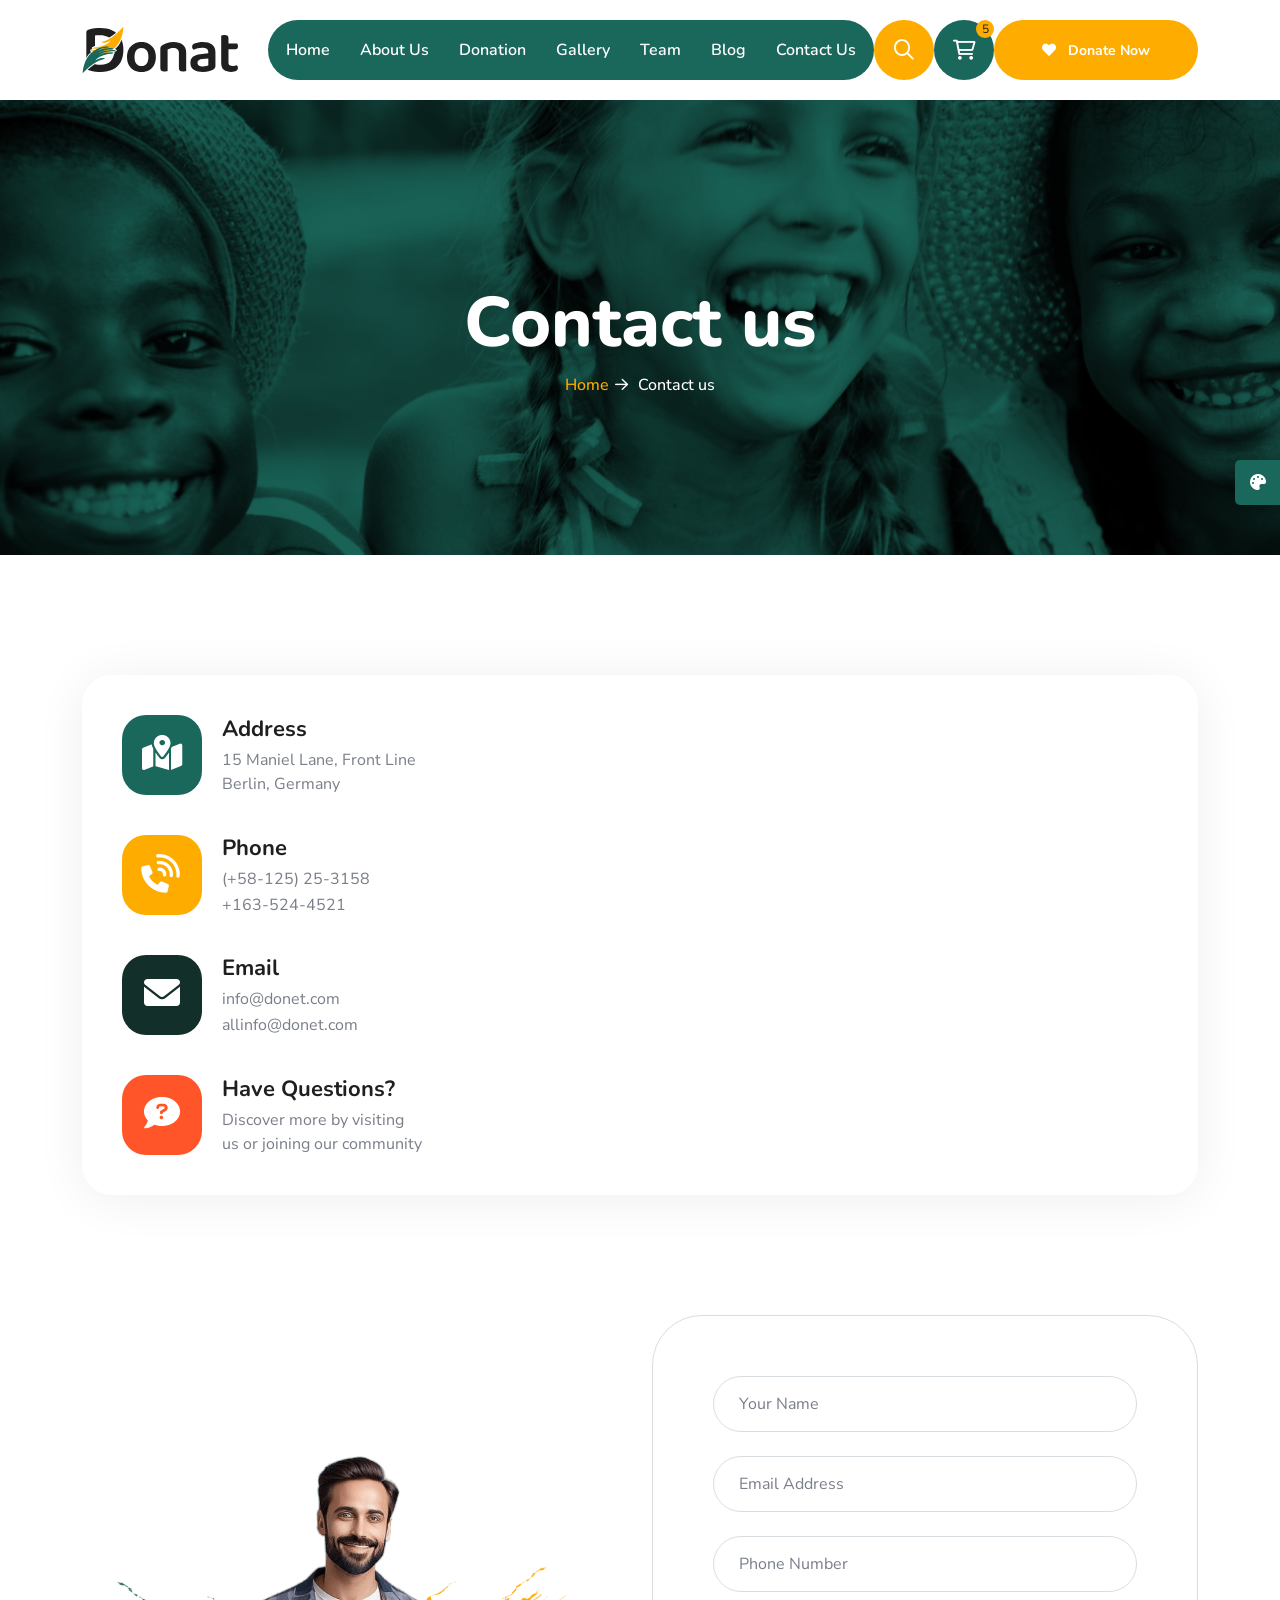
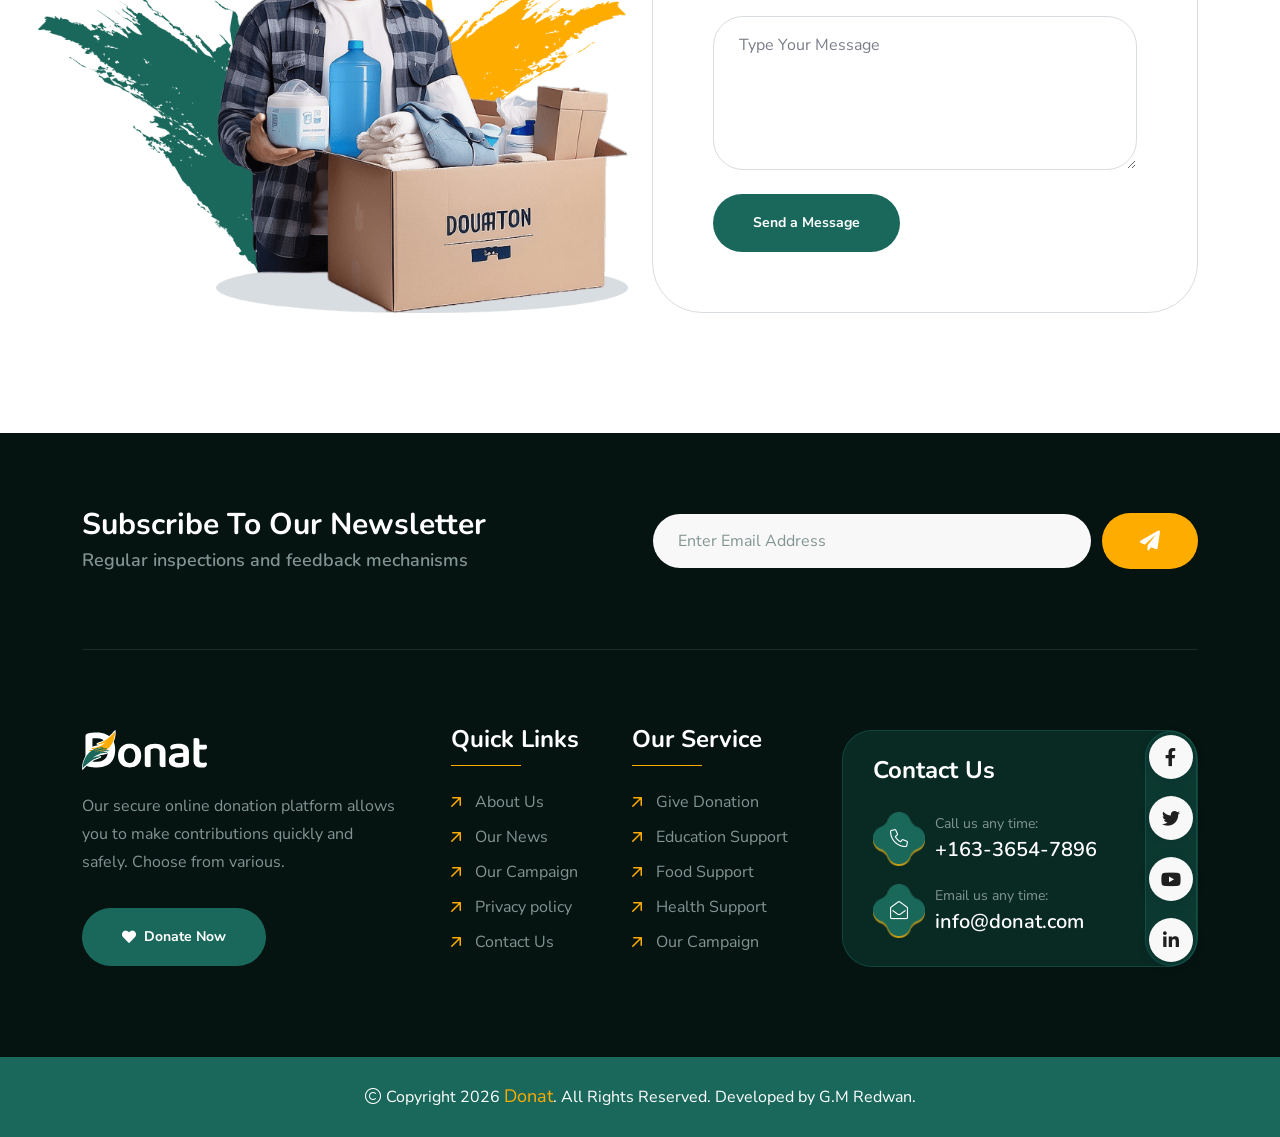
<file: contact.html>
<!doctype html>
<html class="no-js" lang="zxx" dir="ltr">

<head>
    <meta charset="utf-8">
    <meta http-equiv="x-ua-compatible" content="ie=edge">
    <title>Donat Charity & Donation Contact us</title>
    <meta name="author" content="Donat">
    <meta name="description" content="Donat - Charity & Donation HTML Template">
    <meta name="keywords" content="Donat - Charity & Donation HTML Template">
    <meta name="robots" content="INDEX,FOLLOW">

    <!-- Mobile Specific Metas -->
    <meta name="viewport" content="width=device-width, initial-scale=1, shrink-to-fit=no">

    <!-- Favicons - Place favicon.ico in the root directory -->
    <link rel="apple-touch-icon" sizes="57x57" href="assets/img/favicons/apple-icon-57x57.png">
    <link rel="apple-touch-icon" sizes="60x60" href="assets/img/favicons/apple-icon-60x60.png">
    <link rel="apple-touch-icon" sizes="72x72" href="assets/img/favicons/apple-icon-72x72.png">
    <link rel="apple-touch-icon" sizes="76x76" href="assets/img/favicons/apple-icon-76x76.png">
    <link rel="apple-touch-icon" sizes="114x114" href="assets/img/favicons/apple-icon-114x114.png">
    <link rel="apple-touch-icon" sizes="120x120" href="assets/img/favicons/apple-icon-120x120.png">
    <link rel="apple-touch-icon" sizes="144x144" href="assets/img/favicons/apple-icon-144x144.png">
    <link rel="apple-touch-icon" sizes="152x152" href="assets/img/favicons/apple-icon-152x152.png">
    <link rel="apple-touch-icon" sizes="180x180" href="assets/img/favicons/apple-icon-180x180.png">
    <link rel="icon" type="image/png" sizes="192x192" href="assets/img/favicons/android-icon-192x192.png">
    <link rel="icon" type="image/png" sizes="32x32" href="assets/img/favicons/favicon-32x32.png">
    <link rel="icon" type="image/png" sizes="96x96" href="assets/img/favicons/favicon-96x96.png">
    <link rel="icon" type="image/png" sizes="16x16" href="assets/img/favicons/favicon-16x16.png">
    <link rel="manifest" href="assets/img/favicons/manifest.json">
    <meta name="msapplication-TileColor" content="#ffffff">
    <meta name="msapplication-TileImage" content="assets/img/favicons/ms-icon-144x144.png">
    <meta name="theme-color" content="#ffffff">

    <!--==============================
	  Google Fonts
	============================== -->
    <link rel="preconnect" href="https://fonts.googleapis.com/">
    <link rel="preconnect" href="https://fonts.gstatic.com/" crossorigin>
    <link href="https://fonts.googleapis.com/css2?family=Caveat:wght@400..700&amp;family=Nunito+Sans:ital,opsz,wght@0,6..12,200..1000;1,6..12,200..1000&amp;family=Nunito:ital,wght@0,200..1000;1,200..1000&amp;display=swap" rel="stylesheet">

    <!--==============================
	    All CSS File
	============================== -->
    <!-- Bootstrap -->
    <link rel="stylesheet" href="assets/css/bootstrap.min.css">
    <!-- Fontawesome Icon -->
    <link rel="stylesheet" href="assets/css/fontawesome.min.css">
    <!-- Magnific Popup -->
    <link rel="stylesheet" href="assets/css/magnific-popup.min.css">
    <!-- Swiper Js -->
    <link rel="stylesheet" href="assets/css/swiper-bundle.min.css">
    <!-- Theme Custom CSS -->
    <link rel="stylesheet" href="assets/css/style.css">

</head>

<body>

    <!--[if lte IE 9]>
    	<p class="browserupgrade">You are using an <strong>outdated</strong> browser. Please <a href="https://browsehappy.com/">upgrade your browser</a> to improve your experience and security.</p>
  	<![endif]-->


    <!--********************************
   		Code Start From Here 
	******************************** -->

    <!--==============================
     Preloader
  ==============================-->
    <div class="preloader ">
        <button class="th-btn style2 preloaderCls">Cancel Preloader </button>
        <div class="preloader-inner">
            <span class="loader">
                Donat
                <span class="loading-text">Donat</span>
            </span>
        </div>
    </div>
    <!--==============================
    Sidemenu
    ============================== -->
    <div class="sidemenu-wrapper sidemenu-cart ">
        <div class="sidemenu-content">
            <button class="closeButton sideMenuCls"><i class="far fa-times"></i></button>
            <div class="widget woocommerce widget_shopping_cart">
                <h3 class="widget_title">Shopping cart</h3>
                <div class="widget_shopping_cart_content">
                    <ul class="woocommerce-mini-cart cart_list product_list_widget ">
                        <li class="woocommerce-mini-cart-item mini_cart_item">
                            <a href="#" class="remove remove_from_cart_button"><i class="far fa-times"></i></a>
                            <a href="#"><img src="assets/img/product/product_thumb_1_1.png" alt="Cart Image">Books</a>
                            <span class="quantity">1 ×
                                <span class="woocommerce-Price-amount amount">
                                    <span class="woocommerce-Price-currencySymbol">$</span>940.00</span>
                            </span>
                        </li>
                        <li class="woocommerce-mini-cart-item mini_cart_item">
                            <a href="#" class="remove remove_from_cart_button"><i class="far fa-times"></i></a>
                            <a href="#"><img src="assets/img/product/product_thumb_1_2.png" alt="Cart Image">Medicine</a>
                            <span class="quantity">1 ×
                                <span class="woocommerce-Price-amount amount">
                                    <span class="woocommerce-Price-currencySymbol">$</span>899.00</span>
                            </span>
                        </li>
                        <li class="woocommerce-mini-cart-item mini_cart_item">
                            <a href="#" class="remove remove_from_cart_button"><i class="far fa-times"></i></a>
                            <a href="#"><img src="assets/img/product/product_thumb_1_3.png" alt="Cart Image">Dress</a>
                            <span class="quantity">1 ×
                                <span class="woocommerce-Price-amount amount">
                                    <span class="woocommerce-Price-currencySymbol">$</span>756.00</span>
                            </span>
                        </li>
                        <li class="woocommerce-mini-cart-item mini_cart_item">
                            <a href="#" class="remove remove_from_cart_button"><i class="far fa-times"></i></a>
                            <a href="#"><img src="assets/img/product/product_thumb_1_4.png" alt="Cart Image">Chair</a>
                            <span class="quantity">1 ×
                                <span class="woocommerce-Price-amount amount">
                                    <span class="woocommerce-Price-currencySymbol">$</span>723.00</span>
                            </span>
                        </li>
                        <li class="woocommerce-mini-cart-item mini_cart_item">
                            <a href="#" class="remove remove_from_cart_button"><i class="far fa-times"></i></a>
                            <a href="#"><img src="assets/img/product/product_thumb_1_5.png" alt="Cart Image">Cloths</a>
                            <span class="quantity">1 ×
                                <span class="woocommerce-Price-amount amount">
                                    <span class="woocommerce-Price-currencySymbol">$</span>1080.00</span>
                            </span>
                        </li>
                    </ul>
                    <p class="woocommerce-mini-cart__total total">
                        <strong>Subtotal:</strong>
                        <span class="woocommerce-Price-amount amount">
                            <span class="woocommerce-Price-currencySymbol">$</span>4398.00</span>
                    </p>
                    <p class="woocommerce-mini-cart__buttons buttons">
                        <a href="cart.html" class="th-btn wc-forward">View cart</a>
                        <a href="checkout.html" class="th-btn checkout wc-forward">Checkout</a>
                    </p>
                </div>
            </div>
        </div>
    </div>
    <div class="popup-search-box d-none d-lg-block">
        <button class="searchClose"><i class="far fa-times"></i></button>
        <form action="#">
            <input type="text" placeholder="What are you looking for?">
            <button type="submit"><i class="fal fa-search"></i></button>
        </form>
    </div>
    <!--==============================
    Mobile Menu
    ============================== -->
    <div class="th-menu-wrapper">
        <div class="th-menu-area text-center">
            <button class="th-menu-toggle"><i class="fal fa-times"></i></button>
            <div class="mobile-logo">
                <a href="index.html"><img src="assets/img/logo.svg" alt="Donat"></a>
            </div>
            <div class="th-mobile-menu">
                <ul>
                    <li class="">
                        <a href="index.html">Home</a>
                    </li>
                    <li>
                        <a href="about.html">About Us</a>
                    </li>   
                    <li>
                        <a href="donation.html">Donation</a>
                    </li>
                    <li>
                        <a href="gallery.html">Gallery</a>
                    </li>
                     <li>
                        <a href="team.html">Team</a>
                    </li>
                    <li>
                        <a href="blog.html">Blog</a>
                    </li>
                    <li>
                        <a href="contact.html">Contact Us</a>
                    </li>
                </ul>
            </div>
        </div>
    </div>
    <div class="color-scheme-wrap active">
        <button class="switchIcon"><i class="fa-solid fa-palette"></i></button>
        <h3 class="color-scheme-wrap-title text-center">Color Switcher</h3>
        <h4 class="color-scheme-wrap-subtitle text-center">Theme Color</h4>
        <div class="color-switch-btns">
            <button data-color="#1A685B"><i class="fa-solid fa-droplet"></i></button>
            <button data-color="#f34e3a"><i class="fa-solid fa-droplet"></i></button>
            <button data-color="#FF4857"><i class="fa-solid fa-droplet"></i></button>
            <button data-color="#3843C1"><i class="fa-solid fa-droplet"></i></button>
            <button data-color="#FF7E02"><i class="fa-solid fa-droplet"></i></button>
        </div>
        <h4 class="color-scheme-wrap-subtitle mt-20 text-center">Secondary Color</h4>
        <div class="secondary-color-switch-btns">
            <button data-secondary-color="#FFAC00"><i class="fa-solid fa-droplet"></i></button>
            <button data-secondary-color="#F41E1E"><i class="fa-solid fa-droplet"></i></button>
            <button data-secondary-color="#f34e3a"><i class="fa-solid fa-droplet"></i></button>
            <button data-secondary-color="#FF4857"><i class="fa-solid fa-droplet"></i></button>
            <button data-secondary-color="#3843C1"><i class="fa-solid fa-droplet"></i></button>
        </div>
    </div>
    <!--==============================
	Header Area
==============================-->
    <header class="th-header header-layout1">
        <div class="sticky-wrapper">
            <!-- Main Menu Area -->
            <div class="container">
                <div class="menu-area">
                    <div class="header-logo">
                        <a href="index.html"><img src="assets/img/logo.svg" alt="Donat"></a>
                    </div>
                    <div class="menu-area-wrap">
                        <nav class="main-menu d-none d-lg-block">
                            <ul>
                                <li class="">
                                    <a href="index.html">Home</a>
                                </li>
                                <li>
                                    <a href="about.html">About Us</a>
                                </li>   
                                <li>
                                    <a href="donation.html">Donation</a>
                                </li>
                                <li>
                                    <a href="gallery.html">Gallery</a>
                                </li>
                                <li>
                                    <a href="team.html">Team</a>
                                </li>
                                <li>
                                    <a href="blog.html">Blog</a>
                                </li>
                                <li>
                                    <a href="contact.html">Contact Us</a>
                                </li>
                            </ul>
                        </nav>
                        <p class="header-notice"><img class="me-1" src="assets/img/icon/heart-icon.svg" alt="img">Are you ready to help them? Let’s become a volunteers...</p>
                    </div>
                    <div class="header-button">
                        <button type="button" class="icon-btn style2 searchBoxToggler d-lg-block d-none"><i class="far fa-search"></i></button>
                        <button type="button" class="icon-btn sideMenuToggler">
                            <span class="badge">5</span>
                            <i class="fa-regular fa-cart-shopping"></i>
                        </button>
                        <a href="contact.html" class="th-btn style3 d-xl-block d-none"><i class="fas fa-heart me-2"></i> Donate Now</a>
                        <button type="button" class="icon-btn th-menu-toggle d-lg-none"><i class="far fa-bars"></i></button>
                    </div>
                </div>
            </div>
        </div>
    </header>


    <!--==============================
    Breadcumb
============================== -->
    <div class="breadcumb-wrapper " data-bg-src="assets/img/bg/breadcumb-bg.jpg" data-overlay="theme">
        <div class="container">
            <div class="breadcumb-content">
                <h1 class="breadcumb-title">Contact us</h1>
                <ul class="breadcumb-menu">
                    <li><a href="index.html">Home</a></li>
                    <li>Contact us</li>
                </ul>
            </div>
        </div>
    </div><!--==============================
Contact Area   
==============================-->
    <div class="space overflow-hidden contact-area-1 position-relative z-index-common" id="contact-sec">
        <div class="container">
            <div class="contact-wrap1">
                <div class="row gx-60 gy-40">
                    <div class="col-xl-4 col-lg-5">
                        <div class="contact-feature">
                            <div class="box-icon">
                                <i class="fas fa-map-location-dot"></i>
                            </div>
                            <div class="media-body">
                                <h3 class="box-title">Address</h3>
                                <p class="box-text">
                                    15 Maniel Lane, Front Line Berlin, Germany
                                </p>
                            </div>
                        </div>
                        <div class="contact-feature">
                            <div class="box-icon" data-theme-color="#FFAC00">
                                <i class="fas fa-phone-volume"></i>
                            </div>
                            <div class="media-body">
                                <h3 class="box-title">Phone</h3>
                                <p class="box-text"><a href="tel:16363599852">(+58-125) 25-3158</a></p>
                                <p class="box-text"><a href="tel:16363599852">+163-524-4521</a></p>
                            </div>
                        </div>
                        <div class="contact-feature">
                            <div class="box-icon" data-theme-color="#122F2A">
                                <i class="fas fa-envelope"></i>
                            </div>
                            <div class="media-body">
                                <h3 class="box-title">Email</h3>
                                <p class="box-text"><a href="mailto:info@donet.com">info@donet.com</a></p>
                                <p class="box-text"><a href="mailto:allinfo@donet.com">allinfo@donet.com</a></p>
                            </div>
                        </div>
                        <div class="contact-feature" data-theme-color="#FF5528">
                            <div class="box-icon">
                                <i class="fas fa-comment-question"></i>
                            </div>
                            <div class="media-body">
                                <h3 class="box-title">Have Questions?</h3>
                                <p class="box-text">Discover more by visiting us or joining our community</p>
                            </div>
                        </div>
                    </div>
                    <div class="col-xl-8 col-lg-7">
                        <div class="contact-map">
                            <iframe src="https://www.google.com/maps/embed?pb=!1m18!1m12!1m3!1d3644.7310056272386!2d89.2286059153658!3d24.00527418490799!2m3!1f0!2f0!3f0!3m2!1i1024!2i768!4f13.1!3m3!1m2!1s0x39fe9b97badc6151%3A0x30b048c9fb2129bc!2sAngfuztheme!5e0!3m2!1sen!2sbd!4v1651028958211!5m2!1sen!2sbd" allowfullscreen="" loading="lazy"></iframe>
                        </div>
                    </div>
                </div>
            </div>
            <div class="contact-page-form-wrap space-top">
                <div class="row gy-40">
                    <div class="col-xl-6 align-self-end">
                        <div class="contact-thumb1-1">
                            <img src="assets/img/normal/contact_1_1.png" alt="img">
                        </div>
                    </div>
                    <div class="col-xl-6">
                        <!--==============================
Contact Area  
==============================-->
                        <div class="contact-form-v1 contact-page-form">
                            <form action="https://html.themehour.net/donat/demo/mail.php" method="POST" class="contact-form style-border ajax-contact">
                                <div class="row">
                                    <div class="form-group style-border col-12">
                                        <input type="text" class="form-control" name="name" id="name" placeholder="Your Name">
                                    </div>
                                    <div class="form-group style-border col-12">
                                        <input type="email" class="form-control" name="email" id="email" placeholder="Email Address">
                                    </div>
                                    <div class="form-group style-border col-12">
                                        <input type="number" class="form-control" name="number" id="number" placeholder="Phone Number">
                                    </div>
                                    <div class="form-group style-border col-12">
                                        <textarea name="message" id="message" cols="30" rows="3" class="form-control" placeholder="Type Your Message"></textarea>
                                    </div>
                                    <div class="form-btn col-12">
                                        <button class="th-btn">Send a Message</button>
                                    </div>
                                </div>
                                <p class="form-messages mb-0 mt-3"></p>
                            </form>
                        </div>
                    </div>
                </div>
            </div>
        </div>
    </div>
    <!--==============================
	Footer Area
==============================-->
    <footer class="footer-wrapper footer-default" data-bg-src="assets/img/bg/footer-default-bg-mask.png">
        <div class="footer-bg-shape2 shape-mockup jump" data-top="20%" data-right="0">
            <img src="assets/img/shape/footer-bg-shape3.png" alt="img">
        </div>
        <div class="footer-bg-shape3 shape-mockup d-none" data-bottom="0" data-right="0">
            <img src="assets/img/shape/footer-bg-shape2.png" alt="img">
        </div>
        <div class="footer-top">
            <div class="container">
                <div class="subscribe-box">
                    <div class="row gy-40 align-items-center justify-content-center">
                        <div class="col-xl-6">
                            <h4 class="subscribe-box_title">Subscribe to Our Newsletter</h4>
                            <p class="subscribe-box_text">Regular inspections and feedback mechanisms</p>
                        </div>
                        <div class="col-xl-6 col-lg-8">
                            <form class="newsletter-form">
                                <div class="form-group">
                                    <input class="form-control" type="email" placeholder="Enter Email Address" required="">
                                </div>
                                <button type="submit" class="th-btn style3"><i class="fas fa-paper-plane"></i></button>
                            </form>
                        </div>
                    </div>
                </div>
            </div>
        </div>
        <div class="widget-area">
            <div class="container">
                <div class="row justify-content-between">
                    <div class="col-md-6 col-xl-auto">
                        <div class="widget footer-widget">
                            <div class="th-widget-about">
                                <div class="about-logo">
                                    <a href="index.html"><img src="assets/img/logo-white.svg" alt="Donat"></a>
                                </div>
                                <p class="about-text"> Our secure online donation platform allows you to make contributions quickly and safely. Choose from various.</p>
                                <a href="contact.html" class="th-btn"><i class="fas fa-heart me-2"></i> Donate Now</a>
                            </div>
                        </div>
                    </div>
                    <div class="col-sm-6 col-xl-auto">
                        <div class="widget widget_nav_menu footer-widget">
                            <h3 class="widget_title">Quick Links</h3>
                            <div class="menu-all-pages-container">
                                <ul class="menu">
                                    <li><a href="about.html">About Us</a></li>
                                    <li><a href="blog.html">Our News</a></li>
                                    <li><a href="about.html">Our Campaign</a></li>
                                    <li><a href="contact.html">Privacy policy</a></li>
                                    <li><a href="contact.html">Contact Us</a></li>
                                </ul>
                            </div>
                        </div>
                    </div>
                    <div class="col-sm-6 col-xl-auto">
                        <div class="widget widget_nav_menu footer-widget">
                            <h3 class="widget_title">Our Service</h3>
                            <div class="menu-all-pages-container">
                                <ul class="menu">
                                    <li><a href="donate-now.html">Give Donation</a></li>
                                    <li><a href="faq.html">Education Support</a></li>
                                    <li><a href="faq.html">Food Support</a></li>
                                    <li><a href="faq.html">Health Support</a></li>
                                    <li><a href="gallery.html">Our Campaign </a></li>
                                </ul>
                            </div>
                        </div>
                    </div>
                    <div class="col-md-6 col-xl-auto">
                        <div class="widget footer-widget">
                            <div class="th-widget-contact">
                                <h3 class="widget_title">Contact Us</h3>
                                <div class="info-card">
                                    <div class="box-icon">
                                        <i class="fal fa-phone"></i>
                                        <div class="bg-shape1" data-mask-src="assets/img/shape/info_card_icon_bg_shape_1_1.png"></div>
                                        <div class="bg-shape2" data-mask-src="assets/img/shape/info_card_icon_bg_shape_1_1.png"></div>
                                    </div>
                                    <div class="box-content">
                                        <p class="box-text">Call us any time:</p>
                                        <h4 class="box-title"><a href="tel:16336547896">+163-3654-7896</a></h4>
                                    </div>
                                </div>
                                <div class="info-card">
                                    <div class="box-icon">
                                        <i class="fal fa-envelope-open"></i>
                                        <div class="bg-shape1" data-mask-src="assets/img/shape/info_card_icon_bg_shape_1_1.png"></div>
                                        <div class="bg-shape2" data-mask-src="assets/img/shape/info_card_icon_bg_shape_1_1.png"></div>
                                    </div>
                                    <div class="box-content">
                                        <p class="box-text">Email us any time:</p>
                                        <h4 class="box-title"><a href="mailto:info@donat.com">info@donat.com</a></h4>
                                    </div>
                                </div>
                                <div class="th-social style2">
                                    <a href="https://www.facebook.com/"><i class="fab fa-facebook-f"></i></a>
                                    <a href="https://www.twitter.com/"><i class="fab fa-twitter"></i></a>
                                    <a href="https://www.youtube.com/"><i class="fab fa-youtube"></i></a>
                                    <a href="https://www.linkedin.com/"><i class="fab fa-linkedin-in"></i></a>
                                </div>
                            </div>
                        </div>
                    </div>
                </div>
            </div>
        </div>
        <div class="copyright-wrap">
            <div class="container">
                <div class="row justify-content-center gy-3 align-items-center">
                    <div class="col-lg-12">
                        <p class="copyright-text text-center">
                            <i class="fal fa-copyright"></i> Copyright 2026 <a href="index.html">Donat</a>. All Rights Reserved.  Developed by G.M Redwan.
                        </p>
                    </div>
                </div>
            </div>
        </div>
    </footer>

    <!--********************************
			Code End  Here 
	******************************** -->

    <!-- Scroll To Top -->
    <div class="scroll-top">
        <svg class="progress-circle svg-content" width="100%" height="100%" viewBox="-1 -1 102 102">
            <path d="M50,1 a49,49 0 0,1 0,98 a49,49 0 0,1 0,-98" style="transition: stroke-dashoffset 10ms linear 0s; stroke-dasharray: 307.919, 307.919; stroke-dashoffset: 307.919;"></path>
        </svg>
    </div>

    <!--==============================
    All Js File
============================== -->
    <!-- Jquery -->
    <script src="assets/js/vendor/jquery-3.7.1.min.js"></script>
    <!-- Swiper Js -->
    <script src="assets/js/swiper-bundle.min.js"></script>
    <!-- Bootstrap -->
    <script src="assets/js/bootstrap.min.js"></script>
    <!-- Magnific Popup -->
    <script src="assets/js/jquery.magnific-popup.min.js"></script>
    <!-- Counter Up -->
    <script src="assets/js/jquery.counterup.min.js"></script>
    <!-- Range Slider -->
    <script src="assets/js/jquery-ui.min.js"></script>
    <!-- Isotope Filter -->
    <script src="assets/js/imagesloaded.pkgd.min.js"></script>
    <script src="assets/js/isotope.pkgd.min.js"></script>

    <!-- Main Js File -->
    <script src="assets/js/main.js"></script>
</body>

</html>
</file>
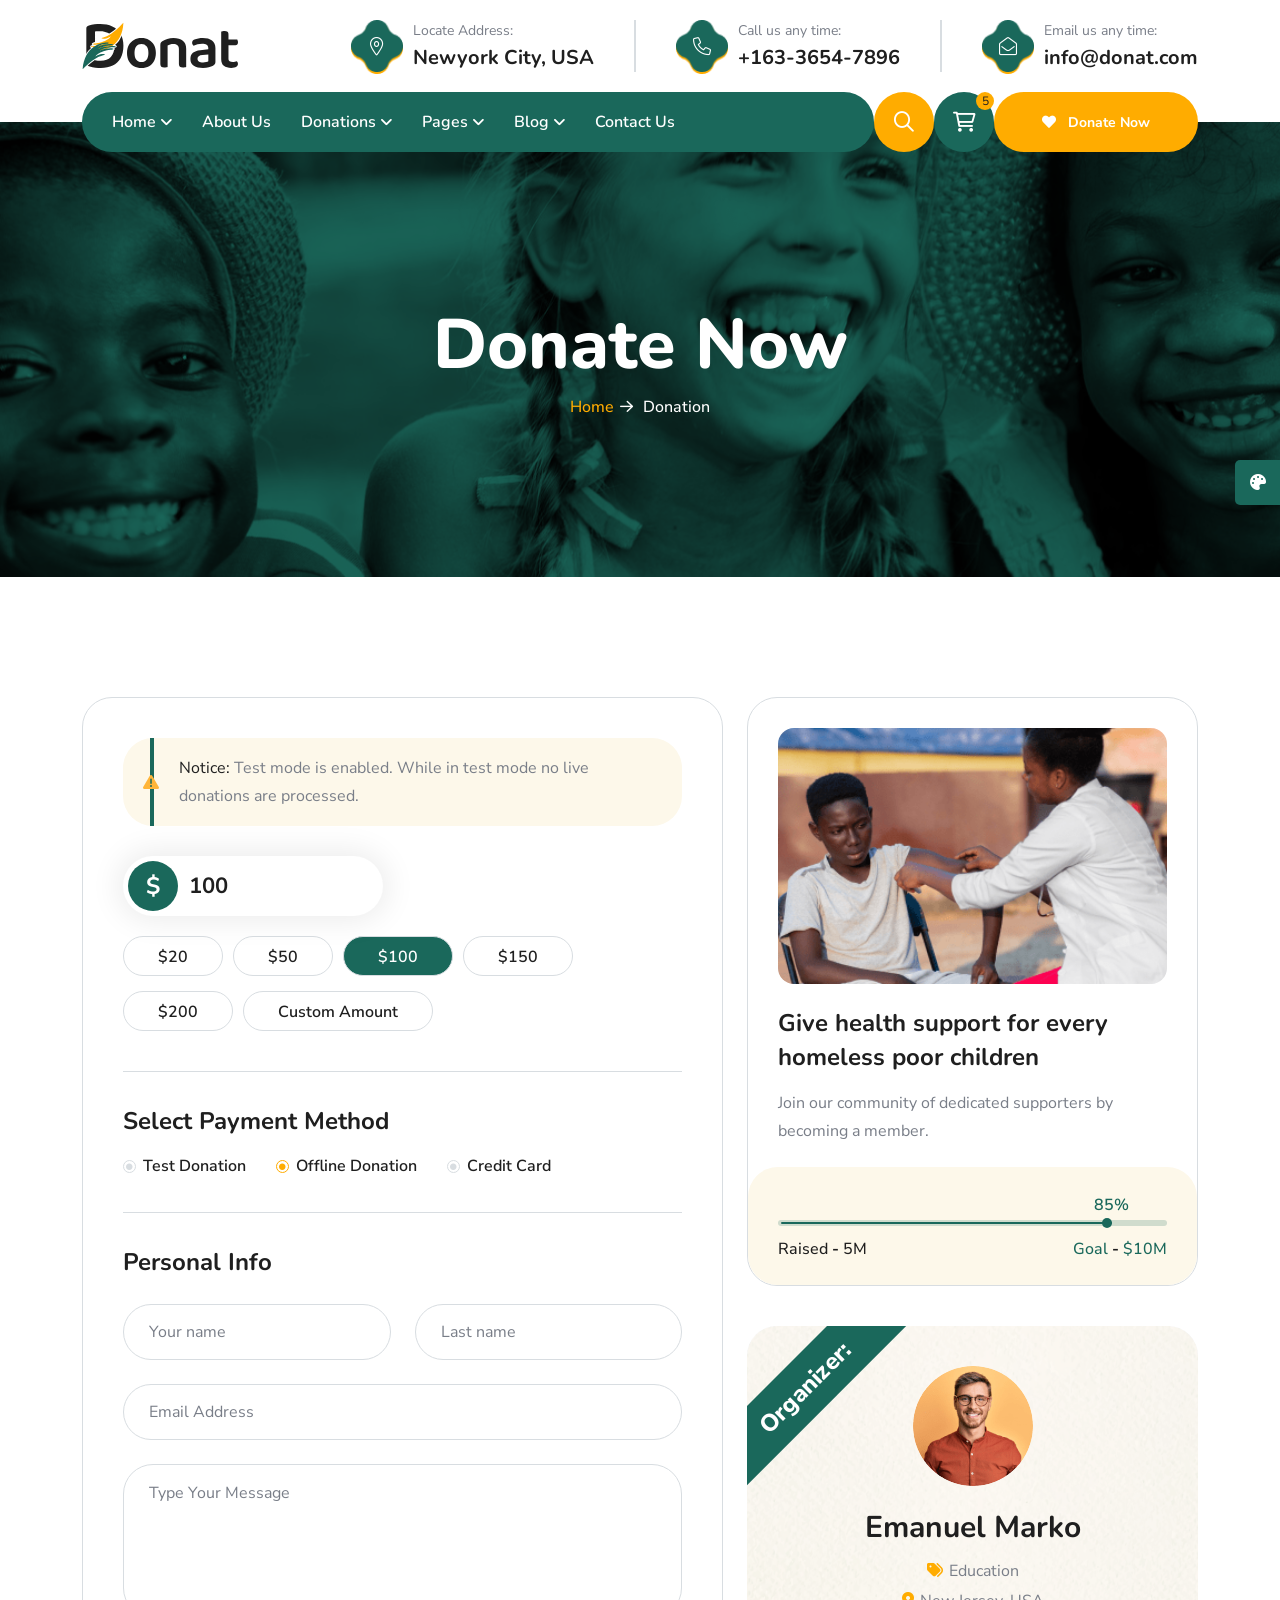
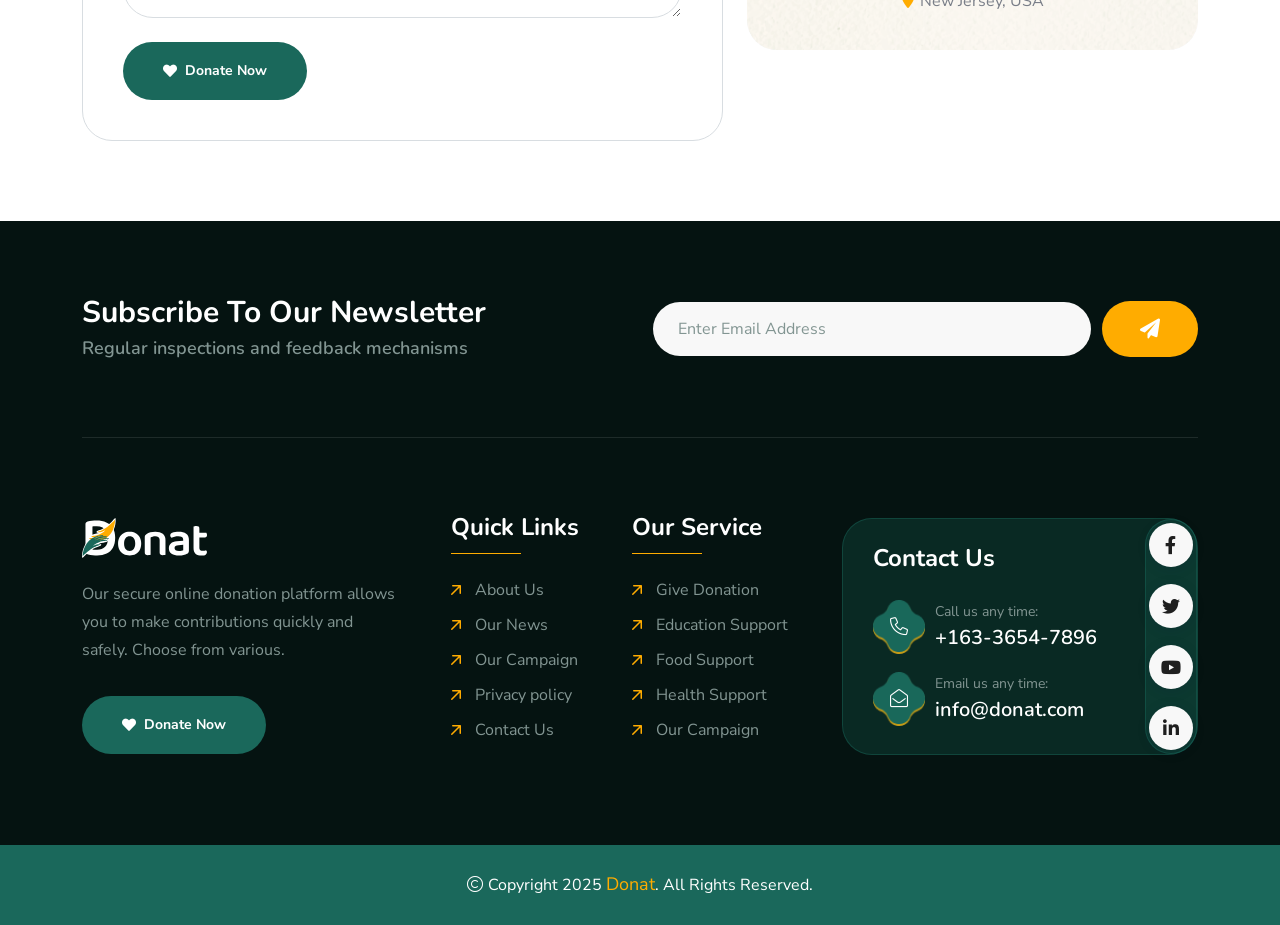
<file: donate-now.html>
<!doctype html>
<html class="no-js" lang="zxx" dir="ltr">

<head>
    <meta charset="utf-8">
    <meta http-equiv="x-ua-compatible" content="ie=edge">
    <title>Donat Charity & Donation</title>
    <meta name="author" content="Donat">
    <meta name="description" content="Donat - Charity & Donation HTML Template">
    <meta name="keywords" content="Donat - Charity & Donation HTML Template">
    <meta name="robots" content="INDEX,FOLLOW">

    <!-- Mobile Specific Metas -->
    <meta name="viewport" content="width=device-width, initial-scale=1, shrink-to-fit=no">

    <!-- Favicons - Place favicon.ico in the root directory -->
    <link rel="apple-touch-icon" sizes="57x57" href="assets/img/favicons/apple-icon-57x57.png">
    <link rel="apple-touch-icon" sizes="60x60" href="assets/img/favicons/apple-icon-60x60.png">
    <link rel="apple-touch-icon" sizes="72x72" href="assets/img/favicons/apple-icon-72x72.png">
    <link rel="apple-touch-icon" sizes="76x76" href="assets/img/favicons/apple-icon-76x76.png">
    <link rel="apple-touch-icon" sizes="114x114" href="assets/img/favicons/apple-icon-114x114.png">
    <link rel="apple-touch-icon" sizes="120x120" href="assets/img/favicons/apple-icon-120x120.png">
    <link rel="apple-touch-icon" sizes="144x144" href="assets/img/favicons/apple-icon-144x144.png">
    <link rel="apple-touch-icon" sizes="152x152" href="assets/img/favicons/apple-icon-152x152.png">
    <link rel="apple-touch-icon" sizes="180x180" href="assets/img/favicons/apple-icon-180x180.png">
    <link rel="icon" type="image/png" sizes="192x192" href="assets/img/favicons/android-icon-192x192.png">
    <link rel="icon" type="image/png" sizes="32x32" href="assets/img/favicons/favicon-32x32.png">
    <link rel="icon" type="image/png" sizes="96x96" href="assets/img/favicons/favicon-96x96.png">
    <link rel="icon" type="image/png" sizes="16x16" href="assets/img/favicons/favicon-16x16.png">
    <link rel="manifest" href="assets/img/favicons/manifest.json">
    <meta name="msapplication-TileColor" content="#ffffff">
    <meta name="msapplication-TileImage" content="assets/img/favicons/ms-icon-144x144.png">
    <meta name="theme-color" content="#ffffff">

    <!--==============================
	  Google Fonts
	============================== -->
    <link rel="preconnect" href="https://fonts.googleapis.com/">
    <link rel="preconnect" href="https://fonts.gstatic.com/" crossorigin>
    <link href="https://fonts.googleapis.com/css2?family=Caveat:wght@400..700&amp;family=Nunito+Sans:ital,opsz,wght@0,6..12,200..1000;1,6..12,200..1000&amp;family=Nunito:ital,wght@0,200..1000;1,200..1000&amp;display=swap" rel="stylesheet">

    <!--==============================
	    All CSS File
	============================== -->
    <!-- Bootstrap -->
    <link rel="stylesheet" href="assets/css/bootstrap.min.css">
    <!-- Fontawesome Icon -->
    <link rel="stylesheet" href="assets/css/fontawesome.min.css">
    <!-- Magnific Popup -->
    <link rel="stylesheet" href="assets/css/magnific-popup.min.css">
    <!-- Swiper Js -->
    <link rel="stylesheet" href="assets/css/swiper-bundle.min.css">
    <!-- Theme Custom CSS -->
    <link rel="stylesheet" href="assets/css/style.css">

</head>

<body>

    <!--[if lte IE 9]>
    	<p class="browserupgrade">You are using an <strong>outdated</strong> browser. Please <a href="https://browsehappy.com/">upgrade your browser</a> to improve your experience and security.</p>
  	<![endif]-->


    <!--********************************
   		Code Start From Here 
	******************************** -->

    <!--==============================
     Preloader
  ==============================-->
    <div class="preloader ">
        <button class="th-btn style2 preloaderCls">Cancel Preloader </button>
        <div class="preloader-inner">
            <span class="loader">
                Donat
                <span class="loading-text">Donat</span>
            </span>
        </div>
    </div><!--==============================
    Sidemenu
============================== -->
    <div class="sidemenu-wrapper sidemenu-cart ">
        <div class="sidemenu-content">
            <button class="closeButton sideMenuCls"><i class="far fa-times"></i></button>
            <div class="widget woocommerce widget_shopping_cart">
                <h3 class="widget_title">Shopping cart</h3>
                <div class="widget_shopping_cart_content">
                    <ul class="woocommerce-mini-cart cart_list product_list_widget ">
                        <li class="woocommerce-mini-cart-item mini_cart_item">
                            <a href="#" class="remove remove_from_cart_button"><i class="far fa-times"></i></a>
                            <a href="#"><img src="assets/img/product/product_thumb_1_1.png" alt="Cart Image">Books</a>
                            <span class="quantity">1 ×
                                <span class="woocommerce-Price-amount amount">
                                    <span class="woocommerce-Price-currencySymbol">$</span>940.00</span>
                            </span>
                        </li>
                        <li class="woocommerce-mini-cart-item mini_cart_item">
                            <a href="#" class="remove remove_from_cart_button"><i class="far fa-times"></i></a>
                            <a href="#"><img src="assets/img/product/product_thumb_1_2.png" alt="Cart Image">Medicine</a>
                            <span class="quantity">1 ×
                                <span class="woocommerce-Price-amount amount">
                                    <span class="woocommerce-Price-currencySymbol">$</span>899.00</span>
                            </span>
                        </li>
                        <li class="woocommerce-mini-cart-item mini_cart_item">
                            <a href="#" class="remove remove_from_cart_button"><i class="far fa-times"></i></a>
                            <a href="#"><img src="assets/img/product/product_thumb_1_3.png" alt="Cart Image">Dress</a>
                            <span class="quantity">1 ×
                                <span class="woocommerce-Price-amount amount">
                                    <span class="woocommerce-Price-currencySymbol">$</span>756.00</span>
                            </span>
                        </li>
                        <li class="woocommerce-mini-cart-item mini_cart_item">
                            <a href="#" class="remove remove_from_cart_button"><i class="far fa-times"></i></a>
                            <a href="#"><img src="assets/img/product/product_thumb_1_4.png" alt="Cart Image">Chair</a>
                            <span class="quantity">1 ×
                                <span class="woocommerce-Price-amount amount">
                                    <span class="woocommerce-Price-currencySymbol">$</span>723.00</span>
                            </span>
                        </li>
                        <li class="woocommerce-mini-cart-item mini_cart_item">
                            <a href="#" class="remove remove_from_cart_button"><i class="far fa-times"></i></a>
                            <a href="#"><img src="assets/img/product/product_thumb_1_5.png" alt="Cart Image">Cloths</a>
                            <span class="quantity">1 ×
                                <span class="woocommerce-Price-amount amount">
                                    <span class="woocommerce-Price-currencySymbol">$</span>1080.00</span>
                            </span>
                        </li>
                    </ul>
                    <p class="woocommerce-mini-cart__total total">
                        <strong>Subtotal:</strong>
                        <span class="woocommerce-Price-amount amount">
                            <span class="woocommerce-Price-currencySymbol">$</span>4398.00</span>
                    </p>
                    <p class="woocommerce-mini-cart__buttons buttons">
                        <a href="cart.html" class="th-btn wc-forward">View cart</a>
                        <a href="checkout.html" class="th-btn checkout wc-forward">Checkout</a>
                    </p>
                </div>
            </div>
        </div>
    </div>
    <div class="popup-search-box d-none d-lg-block">
        <button class="searchClose"><i class="far fa-times"></i></button>
        <form action="#">
            <input type="text" placeholder="What are you looking for?">
            <button type="submit"><i class="fal fa-search"></i></button>
        </form>
    </div><!--==============================
    Mobile Menu
  ============================== -->
    <div class="th-menu-wrapper">
        <div class="th-menu-area text-center">
            <button class="th-menu-toggle"><i class="fal fa-times"></i></button>
            <div class="mobile-logo">
                <a href="index.html"><img src="assets/img/logo.svg" alt="Donat"></a>
            </div>
            <div class="th-mobile-menu">
                <ul>
                    <li class="menu-item-has-children">
                        <a href="index.html">Home</a>
                        <ul class="sub-menu">
                            <li class="menu-item-has-children">
                                <a href="#">Multipage</a>
                                <ul class="sub-menu">
                                    <li><a href="index.html">Home One</a></li>
                                    <li><a href="home-2.html">Home Two</a></li>
                                    <li><a href="home-3.html">Home Three</a></li>
                                    <li><a href="home-4.html">Home Four</a></li>
                                    <li><a href="home-5.html">Home Five</a></li>
                                </ul>
                            </li>
                            <li class="menu-item-has-children">
                                <a href="#">Onepage</a>
                                <ul class="sub-menu">
                                    <li><a href="home-1-op.html">Home One</a></li>
                                    <li><a href="home-2-op.html">Home Two</a></li>
                                    <li><a href="home-3-op.html">Home Three</a></li>
                                    <li><a href="home-4-op.html">Home Four</a></li>
                                    <li><a href="home-5-op.html">Home Five</a></li>
                                </ul>
                            </li>
                            <li class="menu-item-has-children">
                                <a href="#">RTL</a>
                                <ul class="sub-menu">
                                    <li><a href="home-1-rtl.html">Home One</a></li>
                                    <li><a href="home-2-rtl.html">Home Two</a></li>
                                    <li><a href="home-3-rtl.html">Home Three</a></li>
                                    <li><a href="home-4-rtl.html">Home Four</a></li>
                                    <li><a href="home-5-rtl.html">Home Five</a></li>
                                </ul>
                            </li>
                        </ul>
                    </li>
                    <li><a href="about.html">About Us</a></li>
                    <li class="menu-item-has-children">
                        <a href="#">Donations</a>
                        <ul class="sub-menu">
                            <li><a href="donation.html">Donations</a></li>
                            <li><a href="donation-details.html">Donation Details</a></li>
                            <li><a href="donate-now.html">Donate Now</a></li>
                        </ul>
                    </li>
                    <li class="menu-item-has-children">
                        <a href="#">Pages</a>
                        <ul class="sub-menu">
                            <li class="menu-item-has-children">
                                <a href="#">Shop</a>
                                <ul class="sub-menu">
                                    <li><a href="shop.html">Shop</a></li>
                                    <li><a href="shop-details.html">Shop Details</a></li>
                                    <li><a href="cart.html">Cart Page</a></li>
                                    <li><a href="checkout.html">Checkout</a></li>
                                    <li><a href="wishlist.html">Wishlist</a></li>
                                </ul>
                            </li>
                            <li><a href="team.html">Volunteers</a></li>
                            <li><a href="team-details.html">Volunteer Details</a></li>
                            <li><a href="add-team.html">Become A Volunteer</a></li>
                            <li><a href="gallery.html">Gallery</a></li>
                            <li><a href="pricing.html">Pricing</a></li>
                            <li><a href="faq.html">FAQS</a></li>
                            <li><a href="testimonial.html">Testimonials</a></li>
                            <li><a href="error.html">Error Page</a></li>
                        </ul>
                    </li>
                    <li class="menu-item-has-children">
                        <a href="#">Blog</a>
                        <ul class="sub-menu">
                            <li><a href="blog.html">Blog</a></li>
                            <li><a href="blog-details.html">Blog Details</a></li>
                        </ul>
                    </li>
                    <li>
                        <a href="contact.html">Contact Us</a>
                    </li>
                </ul>
            </div>
        </div>
    </div>
    <div class="color-scheme-wrap active">
        <button class="switchIcon"><i class="fa-solid fa-palette"></i></button>
        <h3 class="color-scheme-wrap-title text-center">Color Switcher</h3>
        <h4 class="color-scheme-wrap-subtitle text-center">Theme Color</h4>
        <div class="color-switch-btns">
            <button data-color="#1A685B"><i class="fa-solid fa-droplet"></i></button>
            <button data-color="#f34e3a"><i class="fa-solid fa-droplet"></i></button>
            <button data-color="#FF4857"><i class="fa-solid fa-droplet"></i></button>
            <button data-color="#3843C1"><i class="fa-solid fa-droplet"></i></button>
            <button data-color="#FF7E02"><i class="fa-solid fa-droplet"></i></button>
        </div>
        <h4 class="color-scheme-wrap-subtitle mt-20 text-center">Secondary Color</h4>
        <div class="secondary-color-switch-btns">
            <button data-secondary-color="#FFAC00"><i class="fa-solid fa-droplet"></i></button>
            <button data-secondary-color="#F41E1E"><i class="fa-solid fa-droplet"></i></button>
            <button data-secondary-color="#f34e3a"><i class="fa-solid fa-droplet"></i></button>
            <button data-secondary-color="#FF4857"><i class="fa-solid fa-droplet"></i></button>
            <button data-secondary-color="#3843C1"><i class="fa-solid fa-droplet"></i></button>
        </div>
    </div><!--==============================
	Header Area
==============================-->
    <header class="th-header header-default">
        <div class="menu-top">
            <div class="container">
                <div class="row justify-content-center justify-content-lg-between align-items-center gy-2">
                    <div class="col-auto d-none d-lg-block">
                        <div class="header-logo">
                            <a href="index.html"><img src="assets/img/logo.svg" alt="Donat"></a>
                        </div>
                    </div>
                    <div class="col-auto d-none d-md-block">
                        <div class="info-card-wrap">
                            <div class="info-card">
                                <div class="box-icon">
                                    <i class="fal fa-map-marker-alt"></i>
                                    <div class="bg-shape1" data-mask-src="assets/img/shape/info_card_icon_bg_shape_1_1.png"></div>
                                    <div class="bg-shape2" data-mask-src="assets/img/shape/info_card_icon_bg_shape_1_1.png"></div>
                                </div>
                                <div class="box-content">
                                    <p class="box-text">Locate Address:</p>
                                    <h4 class="box-title"><a href="https://www.google.com/maps">Newyork City, USA</a></h4>
                                </div>
                            </div>
                            <div class="info-card">
                                <div class="box-icon">
                                    <i class="fal fa-phone"></i>
                                    <div class="bg-shape1" data-mask-src="assets/img/shape/info_card_icon_bg_shape_1_1.png"></div>
                                    <div class="bg-shape2" data-mask-src="assets/img/shape/info_card_icon_bg_shape_1_1.png"></div>
                                </div>
                                <div class="box-content">
                                    <p class="box-text">Call us any time:</p>
                                    <h4 class="box-title"><a href="tel:16336547896">+163-3654-7896</a></h4>
                                </div>
                            </div>
                            <div class="info-card">
                                <div class="box-icon">
                                    <i class="fal fa-envelope-open"></i>
                                    <div class="bg-shape1" data-mask-src="assets/img/shape/info_card_icon_bg_shape_1_1.png"></div>
                                    <div class="bg-shape2" data-mask-src="assets/img/shape/info_card_icon_bg_shape_1_1.png"></div>
                                </div>
                                <div class="box-content">
                                    <p class="box-text">Email us any time:</p>
                                    <h4 class="box-title"><a href="mailto:info@donat.com">info@donat.com</a></h4>
                                </div>
                            </div>
                        </div>
                    </div>
                    <div class="col-auto header-social-col">
                        <div class="th-social">
                            <a href="https://www.facebook.com/"><i class="fab fa-facebook-f"></i></a>
                            <a href="https://www.twitter.com/"><i class="fab fa-twitter"></i></a>
                            <a href="https://www.youtube.com/"><i class="fab fa-youtube"></i></a>
                            <a href="https://www.linkedin.com/"><i class="fab fa-linkedin-in"></i></a>
                        </div>
                    </div>
                </div>
            </div>
        </div>
        <div class="sticky-wrapper">
            <!-- Main Menu Area -->
            <div class="container">
                <div class="menu-area">
                    <div class="menu-area-wrap">
                        <div class="col-auto d-inline-block d-lg-none">
                            <div class="header-logo">
                                <a href="index.html"><img src="assets/img/logo-white.svg" alt="Donat"></a>
                            </div>
                        </div>
                        <nav class="main-menu d-none d-lg-block">
                            <ul>
                                <li class="menu-item-has-children">
                                    <a href="index.html">Home</a>
                                    <ul class="mega-menu mega-menu-content">
                                        <li>
                                            <div class="container">
                                                <div class="row gy-4">
                                                    <div class="col-lg-4">
                                                        <div class="mega-menu-box">
                                                            <div class="mega-menu-img">
                                                                <img src="assets/img/pages/index.jpg" alt="Home One">
                                                                <div class="btn-wrap">
                                                                    <a href="index.html" class="th-btn ">Multipage</a>
                                                                    <a href="home-1-op.html" class="th-btn ">Onepage</a>
                                                                    <a href="home-1-rtl.html" class="th-btn ">RTL</a>
                                                                </div>
                                                            </div>
                                                            <h3 class="mega-menu-title"><a href="index.html">Home One</a></h3>
                                                        </div>
                                                    </div>
                                                    <div class="col-lg-4">
                                                        <div class="mega-menu-box">
                                                            <div class="mega-menu-img">
                                                                <img src="assets/img/pages/home-2.jpg" alt="Home Two">
                                                                <div class="btn-wrap">
                                                                    <a href="home-2.html" class="th-btn ">Multipage</a>
                                                                    <a href="home-2-op.html" class="th-btn ">Onepage</a>
                                                                    <a href="home-2-rtl.html" class="th-btn ">RTL</a>
                                                                </div>
                                                            </div>
                                                            <h3 class="mega-menu-title"><a href="home-2.html">Home Two</a></h3>
                                                        </div>
                                                    </div>
                                                    <div class="col-lg-4">
                                                        <div class="mega-menu-box">
                                                            <div class="mega-menu-img">
                                                                <img src="assets/img/pages/home-3.jpg" alt="Home Three">
                                                                <div class="btn-wrap">
                                                                    <a href="home-3.html" class="th-btn ">Multipage</a>
                                                                    <a href="home-3-op.html" class="th-btn ">Onepage</a>
                                                                    <a href="home-3-rtl.html" class="th-btn ">RTL</a>
                                                                </div>
                                                            </div>
                                                            <h3 class="mega-menu-title"><a href="home-3.html">Home Three</a></h3>
                                                        </div>
                                                    </div>
                                                    <div class="col-lg-4">
                                                        <div class="mega-menu-box">
                                                            <div class="mega-menu-img">
                                                                <img src="assets/img/pages/home-4.jpg" alt="Home Four">
                                                                <div class="btn-wrap">
                                                                    <a href="home-4.html" class="th-btn ">Multipage</a>
                                                                    <a href="home-4-op.html" class="th-btn ">Onepage</a>
                                                                    <a href="home-4-rtl.html" class="th-btn ">RTL</a>
                                                                </div>
                                                            </div>
                                                            <h3 class="mega-menu-title"><a href="home-4.html">Home Four</a></h3>
                                                        </div>
                                                    </div>
                                                    <div class="col-lg-4">
                                                        <div class="mega-menu-box">
                                                            <div class="mega-menu-img">
                                                                <img src="assets/img/pages/home-5.jpg" alt="Home Five">
                                                                <div class="btn-wrap">
                                                                    <a href="home-5.html" class="th-btn ">Multipage</a>
                                                                    <a href="home-5-op.html" class="th-btn ">Onepage</a>
                                                                    <a href="home-5-rtl.html" class="th-btn ">RTL</a>
                                                                </div>
                                                            </div>
                                                            <h3 class="mega-menu-title"><a href="home-5.html">Home Five</a></h3>
                                                        </div>
                                                    </div>
                                                </div>
                                            </div>
                                        </li>
                                    </ul>
                                </li>
                                <li><a href="about.html">About Us</a></li>
                                <li class="menu-item-has-children">
                                    <a href="#">Donations</a>
                                    <ul class="sub-menu">
                                        <li><a href="donation.html">Donations</a></li>
                                        <li><a href="donation-details.html">Donation Details</a></li>
                                        <li><a href="donate-now.html">Donate Now</a></li>
                                    </ul>
                                </li>
                                <li class="menu-item-has-children">
                                    <a href="#">Pages</a>
                                    <ul class="sub-menu">
                                        <li class="menu-item-has-children">
                                            <a href="#">Shop</a>
                                            <ul class="sub-menu">
                                                <li><a href="shop.html">Shop</a></li>
                                                <li><a href="shop-details.html">Shop Details</a></li>
                                                <li><a href="cart.html">Cart Page</a></li>
                                                <li><a href="checkout.html">Checkout</a></li>
                                                <li><a href="wishlist.html">Wishlist</a></li>
                                            </ul>
                                        </li>
                                        <li><a href="team.html">Volunteers</a></li>
                                        <li><a href="team-details.html">Volunteer Details</a></li>
                                        <li><a href="add-team.html">Become A Volunteer</a></li>
                                        <li><a href="gallery.html">Gallery</a></li>
                                        <li><a href="pricing.html">Pricing</a></li>
                                        <li><a href="faq.html">FAQS</a></li>
                                        <li><a href="testimonial.html">Testimonials</a></li>
                                        <li><a href="error.html">Error Page</a></li>
                                    </ul>
                                </li>
                                <li class="menu-item-has-children">
                                    <a href="#">Blog</a>
                                    <ul class="sub-menu">
                                        <li><a href="blog.html">Blog</a></li>
                                        <li><a href="blog-details.html">Blog Details</a></li>
                                    </ul>
                                </li>
                                <li>
                                    <a href="contact.html">Contact Us</a>
                                </li>
                            </ul>
                        </nav>
                        <p class="header-notice"><img class="me-1" src="assets/img/icon/heart-icon.svg" alt="img">Are you ready to help them? Let’s become a volunteers...</p>
                    </div>
                    <div class="header-button">
                        <button type="button" class="icon-btn style2 searchBoxToggler d-lg-block d-none"><i class="far fa-search"></i></button>
                        <button type="button" class="icon-btn sideMenuToggler">
                            <span class="badge">5</span>
                            <i class="fa-regular fa-cart-shopping"></i>
                        </button>
                        <a href="contact.html" class="th-btn style3 d-lg-block d-none"><i class="fas fa-heart me-2"></i> Donate Now</a>
                        <button type="button" class="icon-btn th-menu-toggle d-lg-none"><i class="far fa-bars"></i></button>
                    </div>
                </div>
            </div>
        </div>
    </header>


    <!--==============================
    Breadcumb
============================== -->
    <div class="breadcumb-wrapper " data-bg-src="assets/img/bg/breadcumb-bg.jpg" data-overlay="theme">
        <div class="container">
            <div class="breadcumb-content">
                <h1 class="breadcumb-title">Donate Now</h1>
                <ul class="breadcumb-menu">
                    <li><a href="index.html">Home</a></li>
                    <li>Donation</li>
                </ul>
            </div>
        </div>
    </div><!--==============================
    Blog Area
==============================-->
    <section class="donation-details space-top space-extra2-bottom">
        <div class="container">
            <div class="row gx-40">
                <div class="col-xxl-8 col-lg-7">
                    <div class="donation-form-v1">
                        <p class="donation-form-notice"><i class="fa-solid fa-triangle-exclamation"></i><span class="text-title">Notice:</span> Test mode is enabled. While in test mode no live donations are processed.</p>
                        <form action="https://html.themehour.net/donat/demo/mail.php" method="POST" class="contact-form ajax-contact">
                            <div class="form-group donate-input">
                                <input type="text" value="100" required class="donate_amount">
                                <span class="icon">
                                    $
                                </span>
                            </div>
                            <ul class="donate-amount-button-list list-unstyled">
                                <li class="donate-amount-button" data-amount="20">
                                    $20
                                </li>

                                <li class="donate-amount-button" data-amount="50">
                                    $50
                                </li>

                                <li class="donate-amount-button active" data-amount="100">
                                    $100
                                </li>

                                <li class="donate-amount-button" data-amount="150">
                                    $150
                                </li>

                                <li class="donate-amount-button" data-amount="200">
                                    $200
                                </li>
                                <li class="donate-amount-button" data-amount="Custom Amount">
                                    Custom Amount
                                </li>
                            </ul>

                            <h5 class="title">Select Payment Method</h5>
                            <ul class="donate-payment-method list-unstyled">
                                <li>
                                    <input type="radio" id="test_donation" name="donate_method" class="donate_method">
                                    <label for="test_donation">Test Donation</label>
                                </li>
                                <li>
                                    <input type="radio" id="offline_donation" name="donate_method" class="donate_method" checked="checked">
                                    <label for="offline_donation">Offline Donation</label>
                                </li>
                                <li>
                                    <input type="radio" id="credit_card" name="donate_method" class="donate_method">
                                    <label for="credit_card">Credit Card</label>
                                </li>
                            </ul>
                            <h5 class="title mb-25">Personal Info</h5>
                            <div class="row">
                                <div class="form-group style-border col-md-6">
                                    <input type="text" class="form-control" name="name" id="name" placeholder="Your name">
                                </div>
                                <div class="form-group style-border col-md-6">
                                    <input type="text" class="form-control" name="lastname" id="lastname" placeholder="Last name">
                                </div>
                                <div class="form-group style-border col-md-12">
                                    <input type="email" class="form-control" name="email" id="email" placeholder="Email Address">
                                </div>
                                <div class="form-group style-border col-12">
                                    <textarea name="message" id="message" cols="30" rows="3" class="form-control" placeholder="Type Your Message"></textarea>
                                </div>
                                <div class="form-btn col-12">
                                    <button class="th-btn"><i class="fas fa-heart me-2"></i> Donate Now</button>
                                </div>
                            </div>
                            <p class="form-messages mb-0 mt-3"></p>
                        </form>
                    </div>
                </div>
                <div class="col-xxl-4 col-lg-5">
                    <aside class="sidebar-area donation-sidebar">
                        <div class="widget  ">
                            <div class="widget-donation-card">
                                <div class="box-content">
                                    <div class="box-thumb">
                                        <a href="blog-details.html"><img src="assets/img/widget/widget-donation_card1_1.jpg" alt="Blog Image"></a>
                                    </div>
                                    <h4 class="box-title"><a class="text-inherit" href="blog-details.html">Give health support for every
                                            homeless poor children</a></h4>
                                    <p class="box-text">Join our community of dedicated supporters by
                                        becoming a member.</p>
                                </div>
                                <div class="donation-progress-wrap">
                                    <div class="media-left">
                                        <div class="progress">
                                            <div class="progress-bar" style="width: 85%;">
                                                <div class="progress-value">85%</div>
                                            </div>
                                        </div>
                                        <div class="donation-progress-content">
                                            <span class="donation-card_raise text-title">Raised<span class="ms-1 me-1">-</span>5M</span>
                                            <span class="donation-card_goal text-theme">Goal<span class="ms-1 me-1">-</span>$10M</span>
                                        </div>
                                    </div>
                                </div>
                            </div>
                        </div>
                        <div class="widget  " data-bg-src="assets/img/bg/gray-bg2.png" data-overlay="gray" data-opacity="5">
                            <div class="author-widget-wrap">
                                <div class="author-tag">Organizer:</div>
                                <div class="avater">
                                    <img src="assets/img/blog/blog-author.jpg" alt="avater">
                                </div>
                                <div class="author-info">
                                    <h4 class="name"><a class="text-inherit" href="blog.html">Emanuel Marko</a></h4>
                                    <span class="meta">
                                        <a href="blog.html"><i class="fas fa-tags"></i>Education</a>
                                    </span>
                                    <span class="meta">
                                        <a href="blog.html"><i class="fas fa-map-marker-alt"></i>New Jersey, USA</a>
                                    </span>
                                </div>
                            </div>
                        </div>
                    </aside>
                </div>
            </div>
        </div>
    </section>
    <!--==============================
	Footer Area
==============================-->
    <footer class="footer-wrapper footer-default" data-bg-src="assets/img/bg/footer-default-bg-mask.png">
        <div class="footer-bg-shape2 shape-mockup jump" data-top="20%" data-right="0">
            <img src="assets/img/shape/footer-bg-shape3.png" alt="img">
        </div>
        <div class="footer-bg-shape3 shape-mockup d-none" data-bottom="0" data-right="0">
            <img src="assets/img/shape/footer-bg-shape2.png" alt="img">
        </div>
        <div class="footer-top">
            <div class="container">
                <div class="subscribe-box">
                    <div class="row gy-40 align-items-center justify-content-center">
                        <div class="col-xl-6">
                            <h4 class="subscribe-box_title">Subscribe to Our Newsletter</h4>
                            <p class="subscribe-box_text">Regular inspections and feedback mechanisms</p>
                        </div>
                        <div class="col-xl-6 col-lg-8">
                            <form class="newsletter-form">
                                <div class="form-group">
                                    <input class="form-control" type="email" placeholder="Enter Email Address" required="">
                                </div>
                                <button type="submit" class="th-btn style3"><i class="fas fa-paper-plane"></i></button>
                            </form>
                        </div>
                    </div>
                </div>
            </div>
        </div>
        <div class="widget-area">
            <div class="container">
                <div class="row justify-content-between">
                    <div class="col-md-6 col-xl-auto">
                        <div class="widget footer-widget">
                            <div class="th-widget-about">
                                <div class="about-logo">
                                    <a href="index.html"><img src="assets/img/logo-white.svg" alt="Donat"></a>
                                </div>
                                <p class="about-text"> Our secure online donation platform allows you to make contributions quickly and safely. Choose from various.</p>
                                <a href="contact.html" class="th-btn"><i class="fas fa-heart me-2"></i> Donate Now</a>
                            </div>
                        </div>
                    </div>
                    <div class="col-sm-6 col-xl-auto">
                        <div class="widget widget_nav_menu footer-widget">
                            <h3 class="widget_title">Quick Links</h3>
                            <div class="menu-all-pages-container">
                                <ul class="menu">
                                    <li><a href="about.html">About Us</a></li>
                                    <li><a href="blog.html">Our News</a></li>
                                    <li><a href="about.html">Our Campaign</a></li>
                                    <li><a href="contact.html">Privacy policy</a></li>
                                    <li><a href="contact.html">Contact Us</a></li>
                                </ul>
                            </div>
                        </div>
                    </div>
                    <div class="col-sm-6 col-xl-auto">
                        <div class="widget widget_nav_menu footer-widget">
                            <h3 class="widget_title">Our Service</h3>
                            <div class="menu-all-pages-container">
                                <ul class="menu">
                                    <li><a href="donate-now.html">Give Donation</a></li>
                                    <li><a href="faq.html">Education Support</a></li>
                                    <li><a href="faq.html">Food Support</a></li>
                                    <li><a href="faq.html">Health Support</a></li>
                                    <li><a href="gallery.html">Our Campaign </a></li>
                                </ul>
                            </div>
                        </div>
                    </div>
                    <div class="col-md-6 col-xl-auto">
                        <div class="widget footer-widget">
                            <div class="th-widget-contact">
                                <h3 class="widget_title">Contact Us</h3>
                                <div class="info-card">
                                    <div class="box-icon">
                                        <i class="fal fa-phone"></i>
                                        <div class="bg-shape1" data-mask-src="assets/img/shape/info_card_icon_bg_shape_1_1.png"></div>
                                        <div class="bg-shape2" data-mask-src="assets/img/shape/info_card_icon_bg_shape_1_1.png"></div>
                                    </div>
                                    <div class="box-content">
                                        <p class="box-text">Call us any time:</p>
                                        <h4 class="box-title"><a href="tel:16336547896">+163-3654-7896</a></h4>
                                    </div>
                                </div>
                                <div class="info-card">
                                    <div class="box-icon">
                                        <i class="fal fa-envelope-open"></i>
                                        <div class="bg-shape1" data-mask-src="assets/img/shape/info_card_icon_bg_shape_1_1.png"></div>
                                        <div class="bg-shape2" data-mask-src="assets/img/shape/info_card_icon_bg_shape_1_1.png"></div>
                                    </div>
                                    <div class="box-content">
                                        <p class="box-text">Email us any time:</p>
                                        <h4 class="box-title"><a href="mailto:info@donat.com">info@donat.com</a></h4>
                                    </div>
                                </div>
                                <div class="th-social style2">
                                    <a href="https://www.facebook.com/"><i class="fab fa-facebook-f"></i></a>
                                    <a href="https://www.twitter.com/"><i class="fab fa-twitter"></i></a>
                                    <a href="https://www.youtube.com/"><i class="fab fa-youtube"></i></a>
                                    <a href="https://www.linkedin.com/"><i class="fab fa-linkedin-in"></i></a>
                                </div>
                            </div>
                        </div>
                    </div>
                </div>
            </div>
        </div>
        <div class="copyright-wrap">
            <div class="container">
                <div class="row justify-content-center gy-3 align-items-center">
                    <div class="col-lg-12">
                        <p class="copyright-text text-center">
                            <i class="fal fa-copyright"></i> Copyright 2025 <a href="index.html">Donat</a>. All Rights Reserved.
                        </p>
                    </div>
                </div>
            </div>
        </div>
    </footer>

    <!--********************************
			Code End  Here 
	******************************** -->

    <!-- Scroll To Top -->
    <div class="scroll-top">
        <svg class="progress-circle svg-content" width="100%" height="100%" viewBox="-1 -1 102 102">
            <path d="M50,1 a49,49 0 0,1 0,98 a49,49 0 0,1 0,-98" style="transition: stroke-dashoffset 10ms linear 0s; stroke-dasharray: 307.919, 307.919; stroke-dashoffset: 307.919;"></path>
        </svg>
    </div>

    <!--==============================
    All Js File
============================== -->
    <!-- Jquery -->
    <script src="assets/js/vendor/jquery-3.7.1.min.js"></script>
    <!-- Swiper Js -->
    <script src="assets/js/swiper-bundle.min.js"></script>
    <!-- Bootstrap -->
    <script src="assets/js/bootstrap.min.js"></script>
    <!-- Magnific Popup -->
    <script src="assets/js/jquery.magnific-popup.min.js"></script>
    <!-- Counter Up -->
    <script src="assets/js/jquery.counterup.min.js"></script>
    <!-- Range Slider -->
    <script src="assets/js/jquery-ui.min.js"></script>
    <!-- Isotope Filter -->
    <script src="assets/js/imagesloaded.pkgd.min.js"></script>
    <script src="assets/js/isotope.pkgd.min.js"></script>

    <!-- Main Js File -->
    <script src="assets/js/main.js"></script>
</body>

</html>
</file>
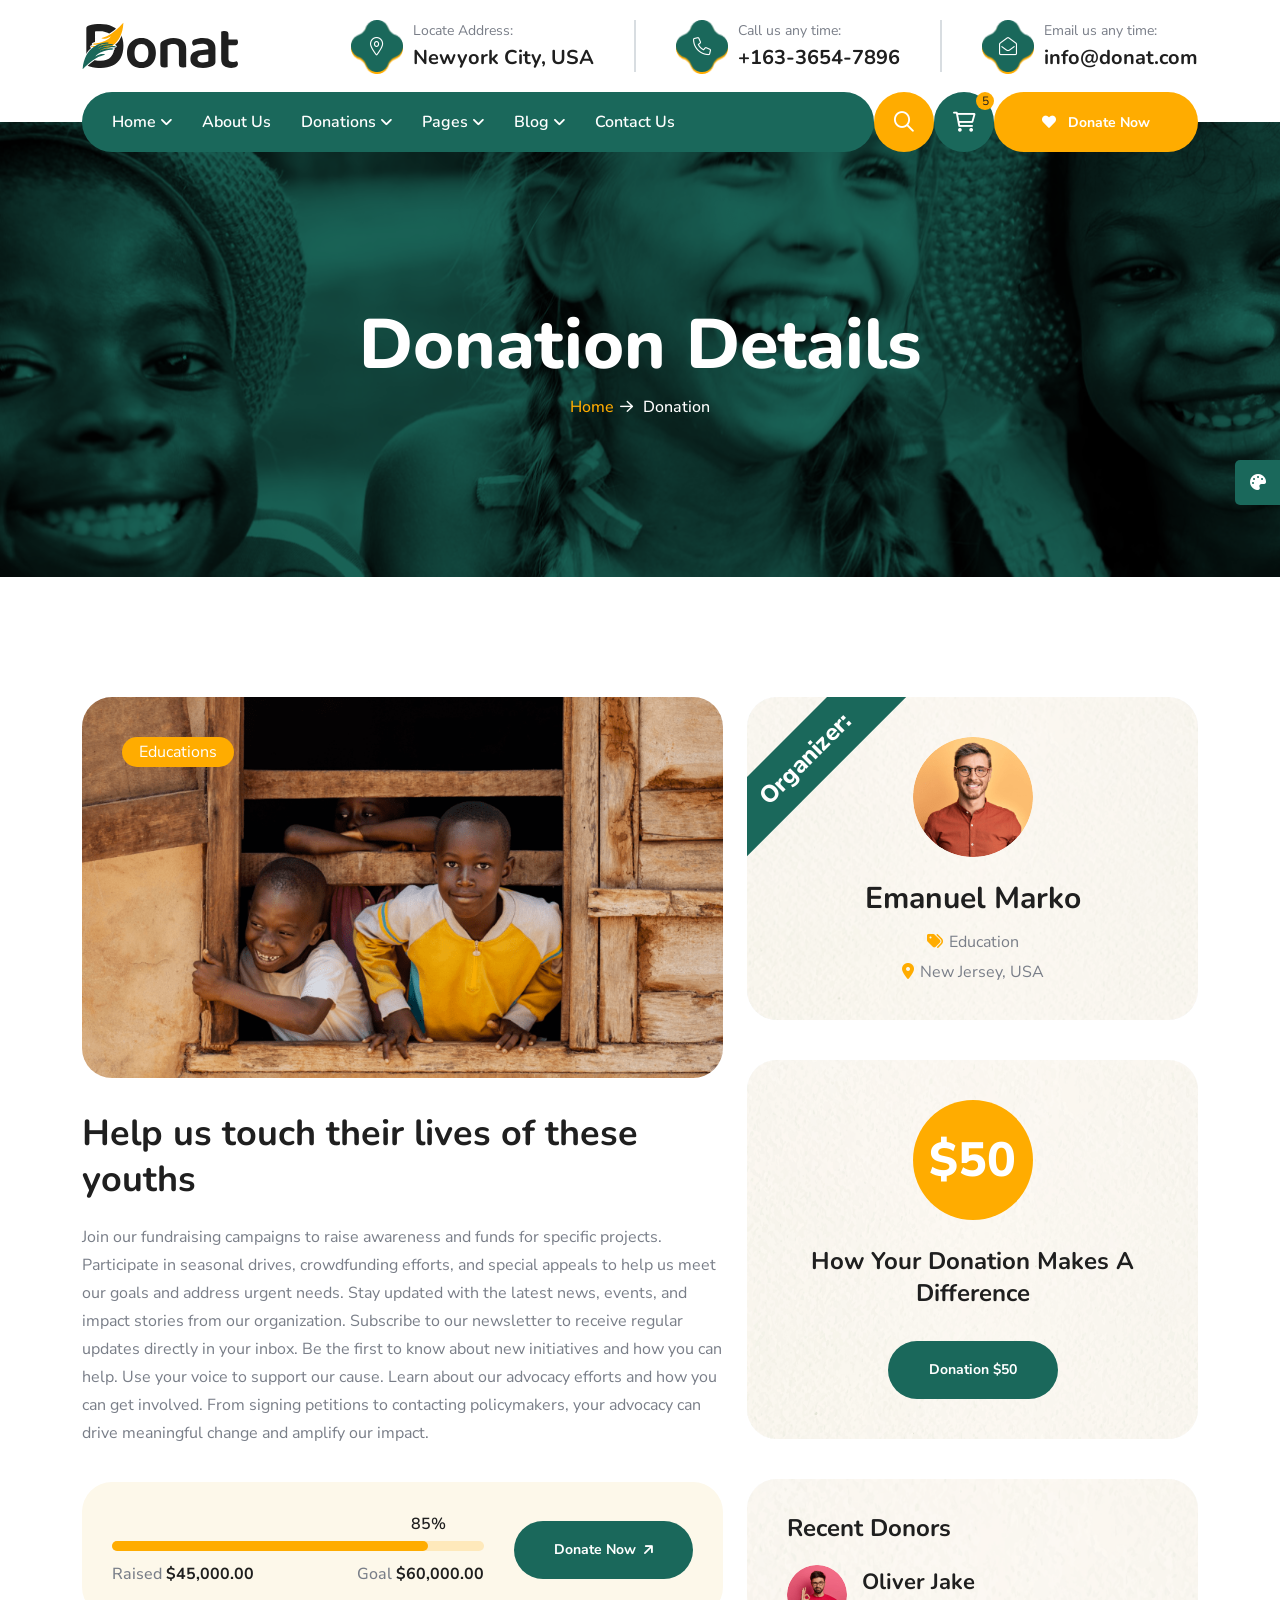
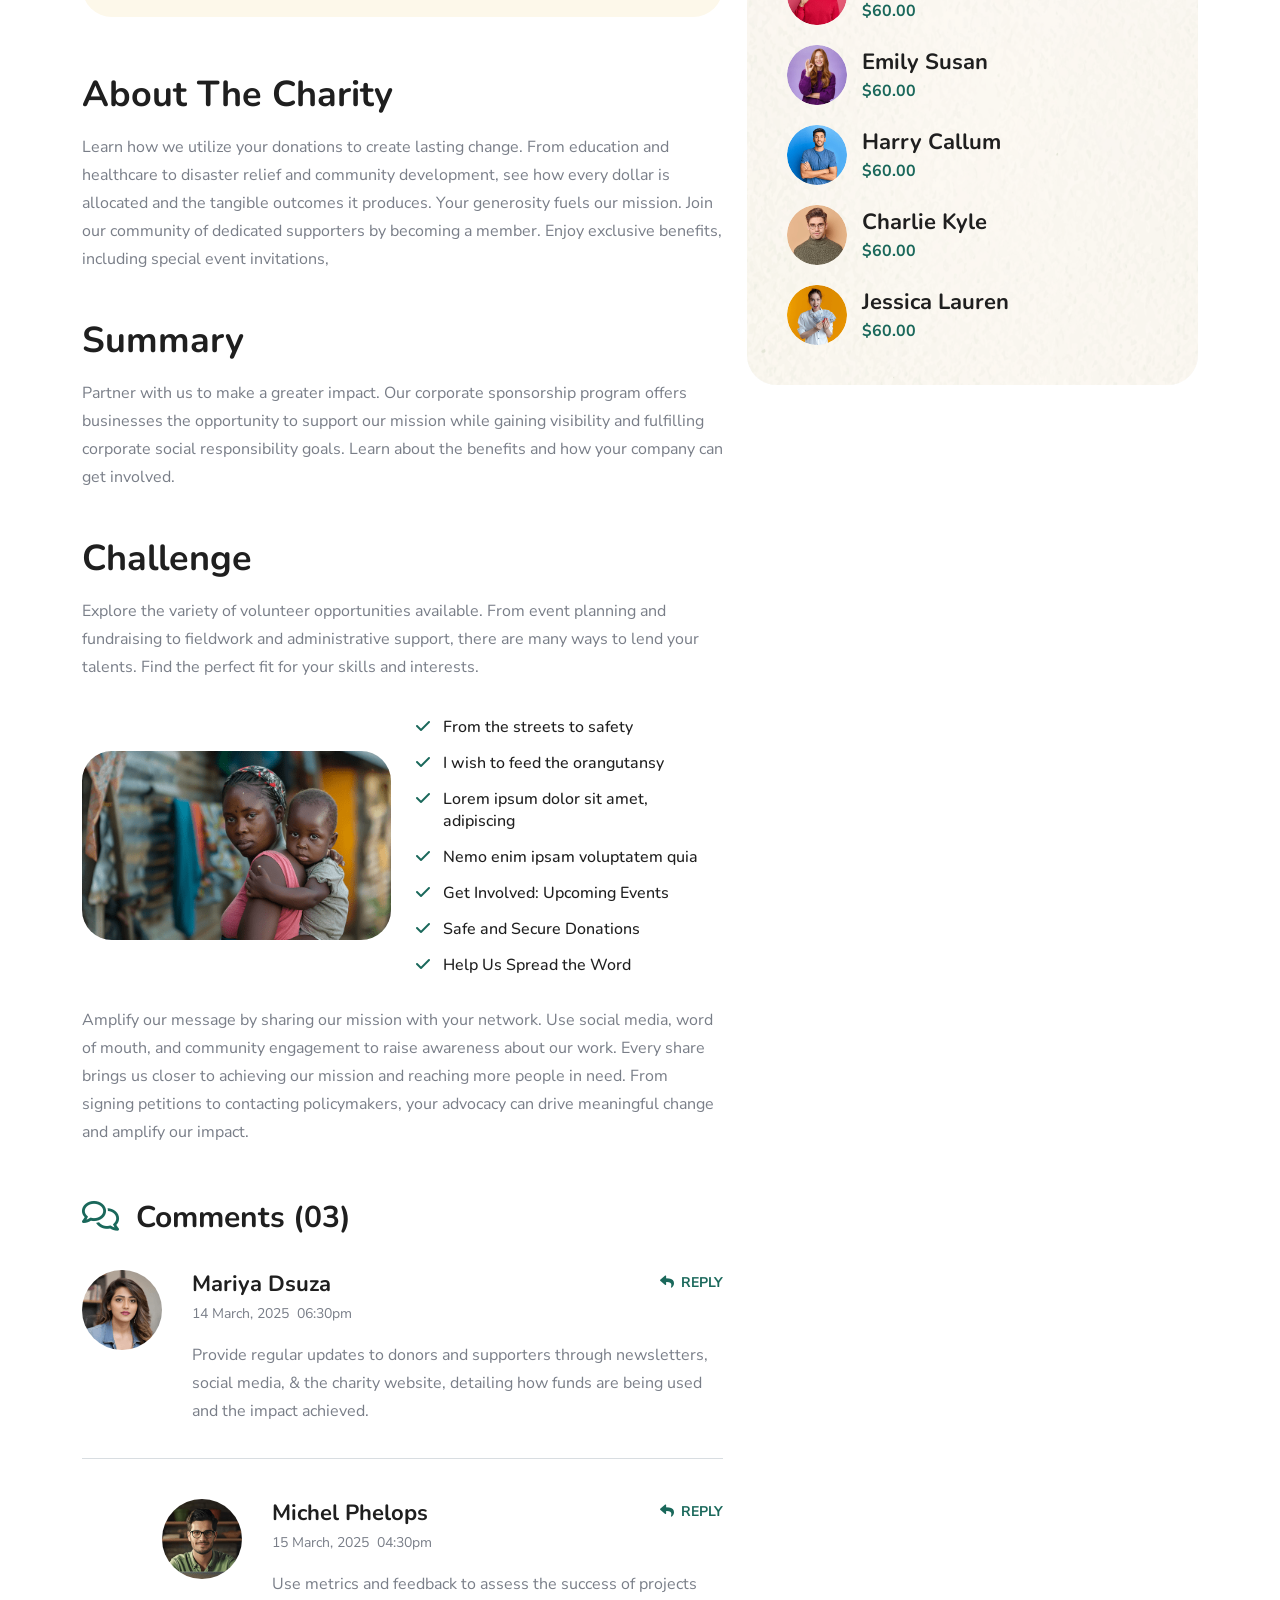
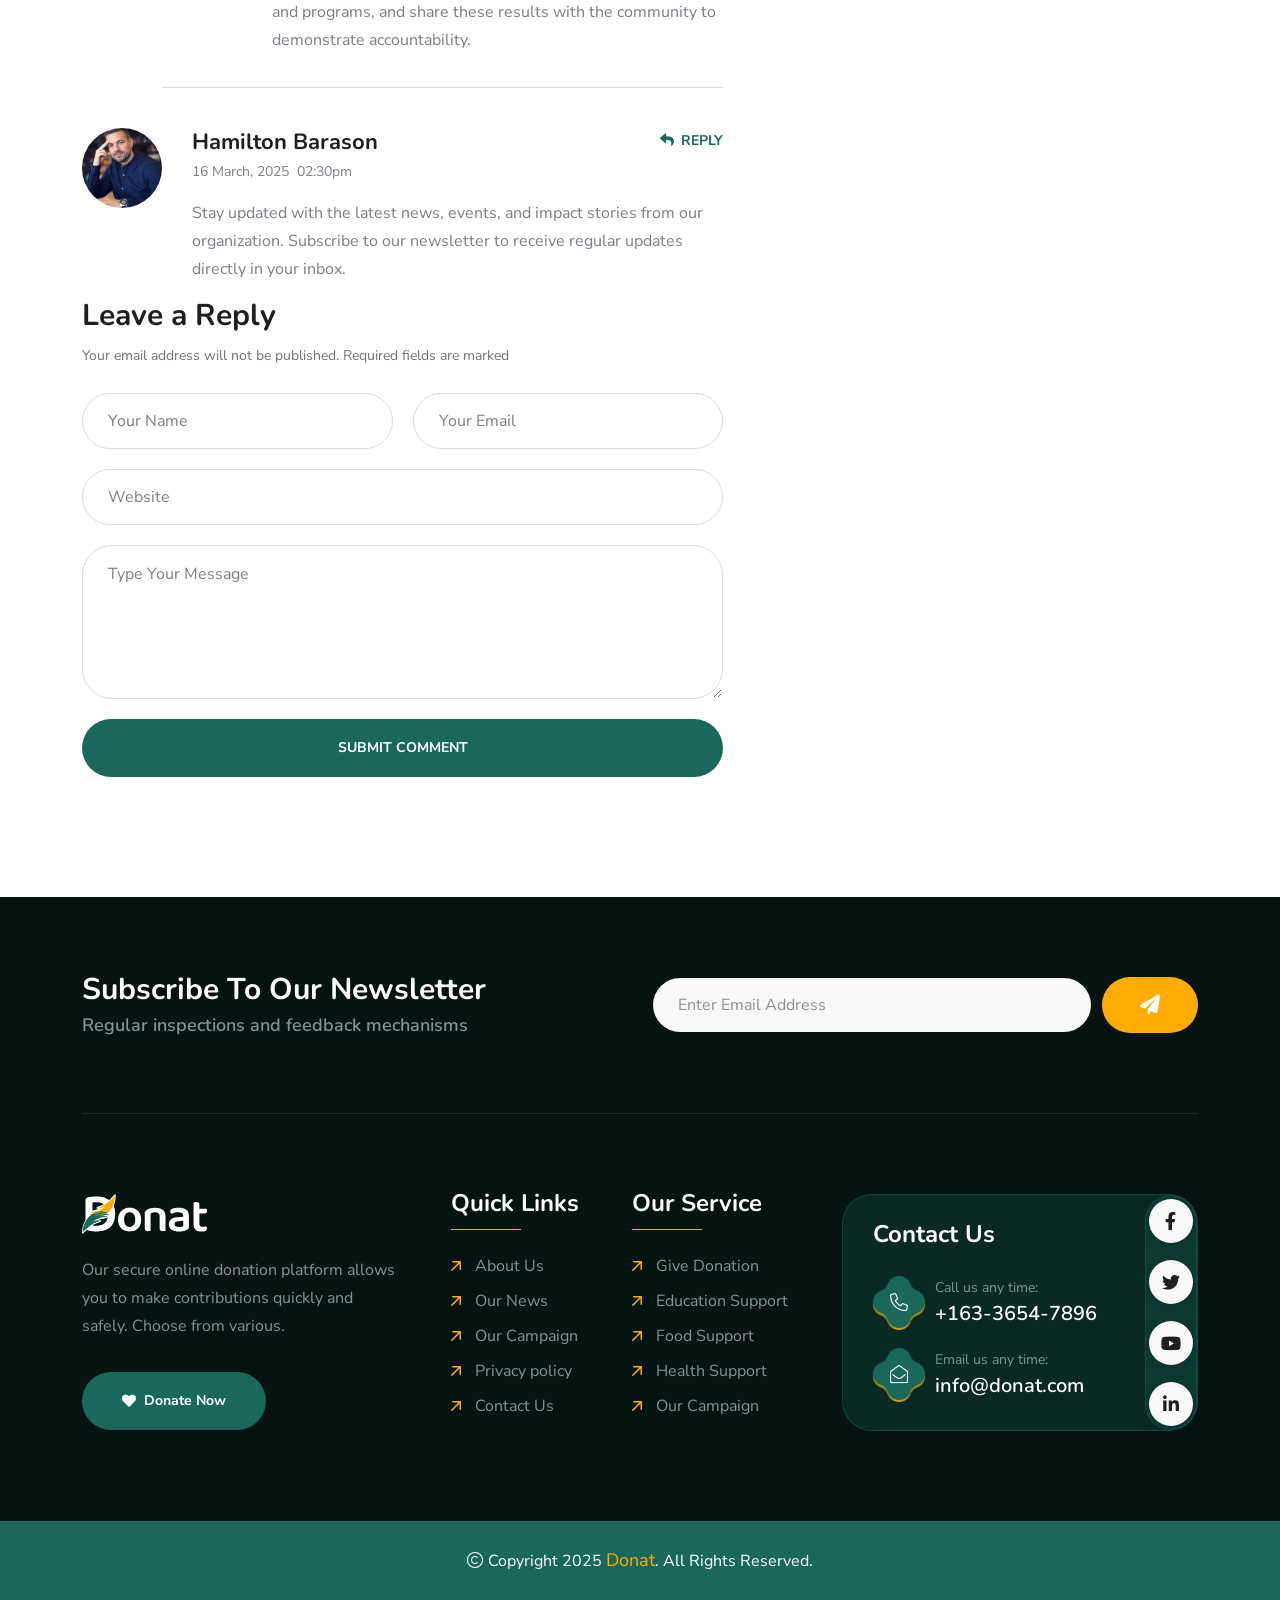
<file: donation-details.html>
<!doctype html>
<html class="no-js" lang="zxx" dir="ltr">

<head>
    <meta charset="utf-8">
    <meta http-equiv="x-ua-compatible" content="ie=edge">
    <title>Donat Charity & Donations</title>
    <meta name="author" content="Donat">
    <meta name="description" content="Donat - Charity & Donation HTML Template">
    <meta name="keywords" content="Donat - Charity & Donation HTML Template">
    <meta name="robots" content="INDEX,FOLLOW">

    <!-- Mobile Specific Metas -->
    <meta name="viewport" content="width=device-width, initial-scale=1, shrink-to-fit=no">

    <!-- Favicons - Place favicon.ico in the root directory -->
    <link rel="apple-touch-icon" sizes="57x57" href="assets/img/favicons/apple-icon-57x57.png">
    <link rel="apple-touch-icon" sizes="60x60" href="assets/img/favicons/apple-icon-60x60.png">
    <link rel="apple-touch-icon" sizes="72x72" href="assets/img/favicons/apple-icon-72x72.png">
    <link rel="apple-touch-icon" sizes="76x76" href="assets/img/favicons/apple-icon-76x76.png">
    <link rel="apple-touch-icon" sizes="114x114" href="assets/img/favicons/apple-icon-114x114.png">
    <link rel="apple-touch-icon" sizes="120x120" href="assets/img/favicons/apple-icon-120x120.png">
    <link rel="apple-touch-icon" sizes="144x144" href="assets/img/favicons/apple-icon-144x144.png">
    <link rel="apple-touch-icon" sizes="152x152" href="assets/img/favicons/apple-icon-152x152.png">
    <link rel="apple-touch-icon" sizes="180x180" href="assets/img/favicons/apple-icon-180x180.png">
    <link rel="icon" type="image/png" sizes="192x192" href="assets/img/favicons/android-icon-192x192.png">
    <link rel="icon" type="image/png" sizes="32x32" href="assets/img/favicons/favicon-32x32.png">
    <link rel="icon" type="image/png" sizes="96x96" href="assets/img/favicons/favicon-96x96.png">
    <link rel="icon" type="image/png" sizes="16x16" href="assets/img/favicons/favicon-16x16.png">
    <link rel="manifest" href="assets/img/favicons/manifest.json">
    <meta name="msapplication-TileColor" content="#ffffff">
    <meta name="msapplication-TileImage" content="assets/img/favicons/ms-icon-144x144.png">
    <meta name="theme-color" content="#ffffff">

    <!--==============================
	  Google Fonts
	============================== -->
    <link rel="preconnect" href="https://fonts.googleapis.com/">
    <link rel="preconnect" href="https://fonts.gstatic.com/" crossorigin>
    <link href="https://fonts.googleapis.com/css2?family=Caveat:wght@400..700&amp;family=Nunito+Sans:ital,opsz,wght@0,6..12,200..1000;1,6..12,200..1000&amp;family=Nunito:ital,wght@0,200..1000;1,200..1000&amp;display=swap" rel="stylesheet">

    <!--==============================
	    All CSS File
	============================== -->
    <!-- Bootstrap -->
    <link rel="stylesheet" href="assets/css/bootstrap.min.css">
    <!-- Fontawesome Icon -->
    <link rel="stylesheet" href="assets/css/fontawesome.min.css">
    <!-- Magnific Popup -->
    <link rel="stylesheet" href="assets/css/magnific-popup.min.css">
    <!-- Swiper Js -->
    <link rel="stylesheet" href="assets/css/swiper-bundle.min.css">
    <!-- Theme Custom CSS -->
    <link rel="stylesheet" href="assets/css/style.css">

</head>

<body>

    <!--[if lte IE 9]>
    	<p class="browserupgrade">You are using an <strong>outdated</strong> browser. Please <a href="https://browsehappy.com/">upgrade your browser</a> to improve your experience and security.</p>
  	<![endif]-->


    <!--********************************
   		Code Start From Here 
	******************************** -->

    <!--==============================
     Preloader
  ==============================-->
    <div class="preloader ">
        <button class="th-btn style2 preloaderCls">Cancel Preloader </button>
        <div class="preloader-inner">
            <span class="loader">
                Donat
                <span class="loading-text">Donat</span>
            </span>
        </div>
    </div><!--==============================
    Sidemenu
============================== -->
    <div class="sidemenu-wrapper sidemenu-cart ">
        <div class="sidemenu-content">
            <button class="closeButton sideMenuCls"><i class="far fa-times"></i></button>
            <div class="widget woocommerce widget_shopping_cart">
                <h3 class="widget_title">Shopping cart</h3>
                <div class="widget_shopping_cart_content">
                    <ul class="woocommerce-mini-cart cart_list product_list_widget ">
                        <li class="woocommerce-mini-cart-item mini_cart_item">
                            <a href="#" class="remove remove_from_cart_button"><i class="far fa-times"></i></a>
                            <a href="#"><img src="assets/img/product/product_thumb_1_1.png" alt="Cart Image">Books</a>
                            <span class="quantity">1 ×
                                <span class="woocommerce-Price-amount amount">
                                    <span class="woocommerce-Price-currencySymbol">$</span>940.00</span>
                            </span>
                        </li>
                        <li class="woocommerce-mini-cart-item mini_cart_item">
                            <a href="#" class="remove remove_from_cart_button"><i class="far fa-times"></i></a>
                            <a href="#"><img src="assets/img/product/product_thumb_1_2.png" alt="Cart Image">Medicine</a>
                            <span class="quantity">1 ×
                                <span class="woocommerce-Price-amount amount">
                                    <span class="woocommerce-Price-currencySymbol">$</span>899.00</span>
                            </span>
                        </li>
                        <li class="woocommerce-mini-cart-item mini_cart_item">
                            <a href="#" class="remove remove_from_cart_button"><i class="far fa-times"></i></a>
                            <a href="#"><img src="assets/img/product/product_thumb_1_3.png" alt="Cart Image">Dress</a>
                            <span class="quantity">1 ×
                                <span class="woocommerce-Price-amount amount">
                                    <span class="woocommerce-Price-currencySymbol">$</span>756.00</span>
                            </span>
                        </li>
                        <li class="woocommerce-mini-cart-item mini_cart_item">
                            <a href="#" class="remove remove_from_cart_button"><i class="far fa-times"></i></a>
                            <a href="#"><img src="assets/img/product/product_thumb_1_4.png" alt="Cart Image">Chair</a>
                            <span class="quantity">1 ×
                                <span class="woocommerce-Price-amount amount">
                                    <span class="woocommerce-Price-currencySymbol">$</span>723.00</span>
                            </span>
                        </li>
                        <li class="woocommerce-mini-cart-item mini_cart_item">
                            <a href="#" class="remove remove_from_cart_button"><i class="far fa-times"></i></a>
                            <a href="#"><img src="assets/img/product/product_thumb_1_5.png" alt="Cart Image">Cloths</a>
                            <span class="quantity">1 ×
                                <span class="woocommerce-Price-amount amount">
                                    <span class="woocommerce-Price-currencySymbol">$</span>1080.00</span>
                            </span>
                        </li>
                    </ul>
                    <p class="woocommerce-mini-cart__total total">
                        <strong>Subtotal:</strong>
                        <span class="woocommerce-Price-amount amount">
                            <span class="woocommerce-Price-currencySymbol">$</span>4398.00</span>
                    </p>
                    <p class="woocommerce-mini-cart__buttons buttons">
                        <a href="cart.html" class="th-btn wc-forward">View cart</a>
                        <a href="checkout.html" class="th-btn checkout wc-forward">Checkout</a>
                    </p>
                </div>
            </div>
        </div>
    </div>
    <div class="popup-search-box d-none d-lg-block">
        <button class="searchClose"><i class="far fa-times"></i></button>
        <form action="#">
            <input type="text" placeholder="What are you looking for?">
            <button type="submit"><i class="fal fa-search"></i></button>
        </form>
    </div><!--==============================
    Mobile Menu
  ============================== -->
    <div class="th-menu-wrapper">
        <div class="th-menu-area text-center">
            <button class="th-menu-toggle"><i class="fal fa-times"></i></button>
            <div class="mobile-logo">
                <a href="index.html"><img src="assets/img/logo.svg" alt="Donat"></a>
            </div>
            <div class="th-mobile-menu">
                <ul>
                    <li class="menu-item-has-children">
                        <a href="index.html">Home</a>
                        <ul class="sub-menu">
                            <li class="menu-item-has-children">
                                <a href="#">Multipage</a>
                                <ul class="sub-menu">
                                    <li><a href="index.html">Home One</a></li>
                                    <li><a href="home-2.html">Home Two</a></li>
                                    <li><a href="home-3.html">Home Three</a></li>
                                    <li><a href="home-4.html">Home Four</a></li>
                                    <li><a href="home-5.html">Home Five</a></li>
                                </ul>
                            </li>
                            <li class="menu-item-has-children">
                                <a href="#">Onepage</a>
                                <ul class="sub-menu">
                                    <li><a href="home-1-op.html">Home One</a></li>
                                    <li><a href="home-2-op.html">Home Two</a></li>
                                    <li><a href="home-3-op.html">Home Three</a></li>
                                    <li><a href="home-4-op.html">Home Four</a></li>
                                    <li><a href="home-5-op.html">Home Five</a></li>
                                </ul>
                            </li>
                            <li class="menu-item-has-children">
                                <a href="#">RTL</a>
                                <ul class="sub-menu">
                                    <li><a href="home-1-rtl.html">Home One</a></li>
                                    <li><a href="home-2-rtl.html">Home Two</a></li>
                                    <li><a href="home-3-rtl.html">Home Three</a></li>
                                    <li><a href="home-4-rtl.html">Home Four</a></li>
                                    <li><a href="home-5-rtl.html">Home Five</a></li>
                                </ul>
                            </li>
                        </ul>
                    </li>
                    <li><a href="about.html">About Us</a></li>
                    <li class="menu-item-has-children">
                        <a href="#">Donations</a>
                        <ul class="sub-menu">
                            <li><a href="donation.html">Donations</a></li>
                            <li><a href="donation-details.html">Donation Details</a></li>
                            <li><a href="donate-now.html">Donate Now</a></li>
                        </ul>
                    </li>
                    <li class="menu-item-has-children">
                        <a href="#">Pages</a>
                        <ul class="sub-menu">
                            <li class="menu-item-has-children">
                                <a href="#">Shop</a>
                                <ul class="sub-menu">
                                    <li><a href="shop.html">Shop</a></li>
                                    <li><a href="shop-details.html">Shop Details</a></li>
                                    <li><a href="cart.html">Cart Page</a></li>
                                    <li><a href="checkout.html">Checkout</a></li>
                                    <li><a href="wishlist.html">Wishlist</a></li>
                                </ul>
                            </li>
                            <li><a href="team.html">Volunteers</a></li>
                            <li><a href="team-details.html">Volunteer Details</a></li>
                            <li><a href="add-team.html">Become A Volunteer</a></li>
                            <li><a href="gallery.html">Gallery</a></li>
                            <li><a href="pricing.html">Pricing</a></li>
                            <li><a href="faq.html">FAQS</a></li>
                            <li><a href="testimonial.html">Testimonials</a></li>
                            <li><a href="error.html">Error Page</a></li>
                        </ul>
                    </li>
                    <li class="menu-item-has-children">
                        <a href="#">Blog</a>
                        <ul class="sub-menu">
                            <li><a href="blog.html">Blog</a></li>
                            <li><a href="blog-details.html">Blog Details</a></li>
                        </ul>
                    </li>
                    <li>
                        <a href="contact.html">Contact Us</a>
                    </li>
                </ul>
            </div>
        </div>
    </div>
    <div class="color-scheme-wrap active">
        <button class="switchIcon"><i class="fa-solid fa-palette"></i></button>
        <h3 class="color-scheme-wrap-title text-center">Color Switcher</h3>
        <h4 class="color-scheme-wrap-subtitle text-center">Theme Color</h4>
        <div class="color-switch-btns">
            <button data-color="#1A685B"><i class="fa-solid fa-droplet"></i></button>
            <button data-color="#f34e3a"><i class="fa-solid fa-droplet"></i></button>
            <button data-color="#FF4857"><i class="fa-solid fa-droplet"></i></button>
            <button data-color="#3843C1"><i class="fa-solid fa-droplet"></i></button>
            <button data-color="#FF7E02"><i class="fa-solid fa-droplet"></i></button>
        </div>
        <h4 class="color-scheme-wrap-subtitle mt-20 text-center">Secondary Color</h4>
        <div class="secondary-color-switch-btns">
            <button data-secondary-color="#FFAC00"><i class="fa-solid fa-droplet"></i></button>
            <button data-secondary-color="#F41E1E"><i class="fa-solid fa-droplet"></i></button>
            <button data-secondary-color="#f34e3a"><i class="fa-solid fa-droplet"></i></button>
            <button data-secondary-color="#FF4857"><i class="fa-solid fa-droplet"></i></button>
            <button data-secondary-color="#3843C1"><i class="fa-solid fa-droplet"></i></button>
        </div>
    </div><!--==============================
	Header Area
==============================-->
    <header class="th-header header-default">
        <div class="menu-top">
            <div class="container">
                <div class="row justify-content-center justify-content-lg-between align-items-center gy-2">
                    <div class="col-auto d-none d-lg-block">
                        <div class="header-logo">
                            <a href="index.html"><img src="assets/img/logo.svg" alt="Donat"></a>
                        </div>
                    </div>
                    <div class="col-auto d-none d-md-block">
                        <div class="info-card-wrap">
                            <div class="info-card">
                                <div class="box-icon">
                                    <i class="fal fa-map-marker-alt"></i>
                                    <div class="bg-shape1" data-mask-src="assets/img/shape/info_card_icon_bg_shape_1_1.png"></div>
                                    <div class="bg-shape2" data-mask-src="assets/img/shape/info_card_icon_bg_shape_1_1.png"></div>
                                </div>
                                <div class="box-content">
                                    <p class="box-text">Locate Address:</p>
                                    <h4 class="box-title"><a href="https://www.google.com/maps">Newyork City, USA</a></h4>
                                </div>
                            </div>
                            <div class="info-card">
                                <div class="box-icon">
                                    <i class="fal fa-phone"></i>
                                    <div class="bg-shape1" data-mask-src="assets/img/shape/info_card_icon_bg_shape_1_1.png"></div>
                                    <div class="bg-shape2" data-mask-src="assets/img/shape/info_card_icon_bg_shape_1_1.png"></div>
                                </div>
                                <div class="box-content">
                                    <p class="box-text">Call us any time:</p>
                                    <h4 class="box-title"><a href="tel:16336547896">+163-3654-7896</a></h4>
                                </div>
                            </div>
                            <div class="info-card">
                                <div class="box-icon">
                                    <i class="fal fa-envelope-open"></i>
                                    <div class="bg-shape1" data-mask-src="assets/img/shape/info_card_icon_bg_shape_1_1.png"></div>
                                    <div class="bg-shape2" data-mask-src="assets/img/shape/info_card_icon_bg_shape_1_1.png"></div>
                                </div>
                                <div class="box-content">
                                    <p class="box-text">Email us any time:</p>
                                    <h4 class="box-title"><a href="mailto:info@donat.com">info@donat.com</a></h4>
                                </div>
                            </div>
                        </div>
                    </div>
                    <div class="col-auto header-social-col">
                        <div class="th-social">
                            <a href="https://www.facebook.com/"><i class="fab fa-facebook-f"></i></a>
                            <a href="https://www.twitter.com/"><i class="fab fa-twitter"></i></a>
                            <a href="https://www.youtube.com/"><i class="fab fa-youtube"></i></a>
                            <a href="https://www.linkedin.com/"><i class="fab fa-linkedin-in"></i></a>
                        </div>
                    </div>
                </div>
            </div>
        </div>
        <div class="sticky-wrapper">
            <!-- Main Menu Area -->
            <div class="container">
                <div class="menu-area">
                    <div class="menu-area-wrap">
                        <div class="col-auto d-inline-block d-lg-none">
                            <div class="header-logo">
                                <a href="index.html"><img src="assets/img/logo-white.svg" alt="Donat"></a>
                            </div>
                        </div>
                        <nav class="main-menu d-none d-lg-block">
                            <ul>
                                <li class="menu-item-has-children">
                                    <a href="index.html">Home</a>
                                    <ul class="mega-menu mega-menu-content">
                                        <li>
                                            <div class="container">
                                                <div class="row gy-4">
                                                    <div class="col-lg-4">
                                                        <div class="mega-menu-box">
                                                            <div class="mega-menu-img">
                                                                <img src="assets/img/pages/index.jpg" alt="Home One">
                                                                <div class="btn-wrap">
                                                                    <a href="index.html" class="th-btn ">Multipage</a>
                                                                    <a href="home-1-op.html" class="th-btn ">Onepage</a>
                                                                    <a href="home-1-rtl.html" class="th-btn ">RTL</a>
                                                                </div>
                                                            </div>
                                                            <h3 class="mega-menu-title"><a href="index.html">Home One</a></h3>
                                                        </div>
                                                    </div>
                                                    <div class="col-lg-4">
                                                        <div class="mega-menu-box">
                                                            <div class="mega-menu-img">
                                                                <img src="assets/img/pages/home-2.jpg" alt="Home Two">
                                                                <div class="btn-wrap">
                                                                    <a href="home-2.html" class="th-btn ">Multipage</a>
                                                                    <a href="home-2-op.html" class="th-btn ">Onepage</a>
                                                                    <a href="home-2-rtl.html" class="th-btn ">RTL</a>
                                                                </div>
                                                            </div>
                                                            <h3 class="mega-menu-title"><a href="home-2.html">Home Two</a></h3>
                                                        </div>
                                                    </div>
                                                    <div class="col-lg-4">
                                                        <div class="mega-menu-box">
                                                            <div class="mega-menu-img">
                                                                <img src="assets/img/pages/home-3.jpg" alt="Home Three">
                                                                <div class="btn-wrap">
                                                                    <a href="home-3.html" class="th-btn ">Multipage</a>
                                                                    <a href="home-3-op.html" class="th-btn ">Onepage</a>
                                                                    <a href="home-3-rtl.html" class="th-btn ">RTL</a>
                                                                </div>
                                                            </div>
                                                            <h3 class="mega-menu-title"><a href="home-3.html">Home Three</a></h3>
                                                        </div>
                                                    </div>
                                                    <div class="col-lg-4">
                                                        <div class="mega-menu-box">
                                                            <div class="mega-menu-img">
                                                                <img src="assets/img/pages/home-4.jpg" alt="Home Four">
                                                                <div class="btn-wrap">
                                                                    <a href="home-4.html" class="th-btn ">Multipage</a>
                                                                    <a href="home-4-op.html" class="th-btn ">Onepage</a>
                                                                    <a href="home-4-rtl.html" class="th-btn ">RTL</a>
                                                                </div>
                                                            </div>
                                                            <h3 class="mega-menu-title"><a href="home-4.html">Home Four</a></h3>
                                                        </div>
                                                    </div>
                                                    <div class="col-lg-4">
                                                        <div class="mega-menu-box">
                                                            <div class="mega-menu-img">
                                                                <img src="assets/img/pages/home-5.jpg" alt="Home Five">
                                                                <div class="btn-wrap">
                                                                    <a href="home-5.html" class="th-btn ">Multipage</a>
                                                                    <a href="home-5-op.html" class="th-btn ">Onepage</a>
                                                                    <a href="home-5-rtl.html" class="th-btn ">RTL</a>
                                                                </div>
                                                            </div>
                                                            <h3 class="mega-menu-title"><a href="home-5.html">Home Five</a></h3>
                                                        </div>
                                                    </div>
                                                </div>
                                            </div>
                                        </li>
                                    </ul>
                                </li>
                                <li><a href="about.html">About Us</a></li>
                                <li class="menu-item-has-children">
                                    <a href="#">Donations</a>
                                    <ul class="sub-menu">
                                        <li><a href="donation.html">Donations</a></li>
                                        <li><a href="donation-details.html">Donation Details</a></li>
                                        <li><a href="donate-now.html">Donate Now</a></li>
                                    </ul>
                                </li>
                                <li class="menu-item-has-children">
                                    <a href="#">Pages</a>
                                    <ul class="sub-menu">
                                        <li class="menu-item-has-children">
                                            <a href="#">Shop</a>
                                            <ul class="sub-menu">
                                                <li><a href="shop.html">Shop</a></li>
                                                <li><a href="shop-details.html">Shop Details</a></li>
                                                <li><a href="cart.html">Cart Page</a></li>
                                                <li><a href="checkout.html">Checkout</a></li>
                                                <li><a href="wishlist.html">Wishlist</a></li>
                                            </ul>
                                        </li>
                                        <li><a href="team.html">Volunteers</a></li>
                                        <li><a href="team-details.html">Volunteer Details</a></li>
                                        <li><a href="add-team.html">Become A Volunteer</a></li>
                                        <li><a href="gallery.html">Gallery</a></li>
                                        <li><a href="pricing.html">Pricing</a></li>
                                        <li><a href="faq.html">FAQS</a></li>
                                        <li><a href="testimonial.html">Testimonials</a></li>
                                        <li><a href="error.html">Error Page</a></li>
                                    </ul>
                                </li>
                                <li class="menu-item-has-children">
                                    <a href="#">Blog</a>
                                    <ul class="sub-menu">
                                        <li><a href="blog.html">Blog</a></li>
                                        <li><a href="blog-details.html">Blog Details</a></li>
                                    </ul>
                                </li>
                                <li>
                                    <a href="contact.html">Contact Us</a>
                                </li>
                            </ul>
                        </nav>
                        <p class="header-notice"><img class="me-1" src="assets/img/icon/heart-icon.svg" alt="img">Are you ready to help them? Let’s become a volunteers...</p>
                    </div>
                    <div class="header-button">
                        <button type="button" class="icon-btn style2 searchBoxToggler d-lg-block d-none"><i class="far fa-search"></i></button>
                        <button type="button" class="icon-btn sideMenuToggler">
                            <span class="badge">5</span>
                            <i class="fa-regular fa-cart-shopping"></i>
                        </button>
                        <a href="contact.html" class="th-btn style3 d-lg-block d-none"><i class="fas fa-heart me-2"></i> Donate Now</a>
                        <button type="button" class="icon-btn th-menu-toggle d-lg-none"><i class="far fa-bars"></i></button>
                    </div>
                </div>
            </div>
        </div>
    </header>


    <!--==============================
    Breadcumb
============================== -->
    <div class="breadcumb-wrapper " data-bg-src="assets/img/bg/breadcumb-bg.jpg" data-overlay="theme">
        <div class="container">
            <div class="breadcumb-content">
                <h1 class="breadcumb-title">Donation Details</h1>
                <ul class="breadcumb-menu">
                    <li><a href="index.html">Home</a></li>
                    <li>Donation</li>
                </ul>
            </div>
        </div>
    </div><!--==============================
    Blog Area
==============================-->
    <section class="donation-details space-top space-extra2-bottom">
        <div class="container">
            <div class="row gx-40">
                <div class="col-xxl-8 col-lg-7">
                    <div class="page-img">
                        <img src="assets/img/donation/donation-s-1-1.png" alt="Blog Image">
                        <div class="tag">Educations</div>
                    </div>
                    <div class="blog-content">
                        <h2 class="h3 page-title mt-n2">Help us touch their lives of these youths</h2>
                        <p class="mb-35">Join our fundraising campaigns to raise awareness and funds for specific projects. Participate in seasonal drives, crowdfunding efforts, and special appeals to help us meet our goals and address urgent needs. Stay updated with the latest news, events, and impact stories from our organization. Subscribe to our newsletter to receive regular updates directly in your inbox. Be the first to know about new initiatives and how you can help. Use your voice to support our cause. Learn about our advocacy efforts and how you can get involved. From signing petitions to contacting policymakers, your advocacy can drive meaningful change and amplify our impact.</p>
                        <div class="donation-progress-wrap mb-55">
                            <div class="media-left">
                                <div class="progress">
                                    <div class="progress-bar" style="width: 85%;">
                                        <div class="progress-value">85%</div>
                                    </div>
                                </div>
                                <div class="donation-progress-content">
                                    <span class="donation-card_raise">Raised <span class="donation-card_raise-number">$45,000.00</span></span>
                                    <span class="donation-card_goal">Goal <span class="donation-card_goal-number">$60,000.00</span></span>
                                </div>
                            </div>
                            <div class="btn-wrap">
                                <a class="th-btn" href="#">Donate Now <i class="fas fa-arrow-up-right ms-2"></i></a>
                            </div>
                        </div>
                        <h3 class="mb-15">About The Charity</h3>
                        <p class="mb-45">Learn how we utilize your donations to create lasting change. From education and healthcare to disaster relief and community development, see how every dollar is allocated and the tangible outcomes it produces. Your generosity fuels our mission. Join our community of dedicated supporters by becoming a member. Enjoy exclusive benefits, including special event invitations,</p>
                        <h3 class="mb-15">Summary</h3>
                        <p class="mb-45">Partner with us to make a greater impact. Our corporate sponsorship program offers businesses the opportunity to support our mission while gaining visibility and fulfilling corporate social responsibility goals. Learn about the benefits and how your company can get involved.</p>
                        <h3 class="mb-15">Challenge</h3>
                        <p class="mb-35">Explore the variety of volunteer opportunities available. From event planning and fundraising to fieldwork and administrative support, there are many ways to lend your talents. Find the perfect fit for your skills and interests.</p>
                        <div class="row gx-40 gy-30 align-items-center">
                            <div class="col-xl-6">
                                <div class="page-img mb-0">
                                    <img src="assets/img/donation/donation-s-1-2.png" alt="Blog Image">
                                </div>
                            </div>
                            <div class="col-xl-6">
                                <div class="checklist">
                                    <ul>
                                        <li><i class="fas fa-check"></i>From the streets to safety</li>
                                        <li><i class="fas fa-check"></i>I wish to feed the orangutansy</li>
                                        <li><i class="fas fa-check"></i>Lorem ipsum dolor sit amet, adipiscing</li>
                                        <li><i class="fas fa-check"></i>Nemo enim ipsam voluptatem quia</li>
                                        <li><i class="fas fa-check"></i>Get Involved: Upcoming Events</li>
                                        <li><i class="fas fa-check"></i>Safe and Secure Donations</li>
                                        <li><i class="fas fa-check"></i>Help Us Spread the Word</li>
                                    </ul>
                                </div>
                            </div>
                        </div>
                        <p class="mb-40 mt-30">Amplify our message by sharing our mission with your network. Use social media, word of mouth, and community engagement to raise awareness about our work. Every share brings us closer to achieving our mission and reaching more people in need. From signing petitions to contacting policymakers, your advocacy can drive meaningful change and amplify our impact.</p>
                    </div>
                    <div class="th-comments-wrap p-0 shadow-none mt-60">
                        <h2 class="blog-inner-title h4"><i class="far fa-comments"></i> Comments (03)</h2>
                        <ul class="comment-list">
                            <li class="th-comment-item">
                                <div class="th-post-comment">
                                    <div class="comment-avater">
                                        <img src="assets/img/blog/comment-author-1.jpg" alt="Comment Author">
                                    </div>
                                    <div class="comment-content">
                                        <h3 class="name">Mariya Dsuza</h3>
                                        <span class="commented-on">14 March, 2025<span class="ms-2">06:30pm</span></span>
                                        <p class="text">Provide regular updates to donors and supporters through newsletters, social media, & the charity website, detailing how funds are being used and the impact achieved.</p>
                                        <div class="reply_and_edit">
                                            <a href="blog-details.html" class="reply-btn"><i class="fas fa-reply"></i>Reply</a>
                                        </div>
                                    </div>
                                </div>
                                <ul class="children">
                                    <li class="th-comment-item">
                                        <div class="th-post-comment">
                                            <div class="comment-avater">
                                                <img src="assets/img/blog/comment-author-2.jpg" alt="Comment Author">
                                            </div>
                                            <div class="comment-content">
                                                <h3 class="name">Michel Phelops</h3>
                                                <span class="commented-on">15 March, 2025<span class="ms-2">04:30pm</span></span>
                                                <p class="text">Use metrics and feedback to assess the success of projects and programs, and share these results with the community to demonstrate accountability.</p>
                                                <div class="reply_and_edit">
                                                    <a href="blog-details.html" class="reply-btn"><i class="fas fa-reply"></i>Reply</a>
                                                </div>
                                            </div>
                                        </div>
                                    </li>
                                </ul>
                            </li>
                            <li class="th-comment-item">
                                <div class="th-post-comment">
                                    <div class="comment-avater">
                                        <img src="assets/img/blog/comment-author-3.jpg" alt="Comment Author">
                                    </div>
                                    <div class="comment-content">
                                        <h3 class="name">Hamilton Barason</h3>
                                        <span class="commented-on">16 March, 2025<span class="ms-2">02:30pm</span></span>
                                        <p class="text">Stay updated with the latest news, events, and impact stories from our organization. Subscribe to our newsletter to receive regular updates directly in your inbox.</p>
                                        <div class="reply_and_edit">
                                            <a href="blog-details.html" class="reply-btn"><i class="fas fa-reply"></i>Reply</a>
                                        </div>
                                    </div>
                                </div>
                            </li>
                        </ul>
                    </div> <!-- Comment end --> <!-- Comment Form -->
                    <div class="th-comment-form p-0 shadow-none mt-60">
                        <div class="form-title">
                            <h3 class="blog-inner-title h4 mb-2">Leave a Reply</h3>
                            <p class="form-text">Your email address will not be published. Required fields are marked</p>
                        </div>
                        <div class="row">
                            <div class="col-md-6 form-group style-border">
                                <input type="text" placeholder="Your Name" class="form-control">
                            </div>
                            <div class="col-md-6 form-group style-border">
                                <input type="text" placeholder="Your Email" class="form-control">
                            </div>
                            <div class="col-12 form-group style-border">
                                <input type="text" placeholder="Website" class="form-control">
                            </div>
                            <div class="col-12 form-group style-border">
                                <textarea placeholder="Type Your Message" class="form-control"></textarea>
                            </div>
                            <div class="col-12 form-group mb-0">
                                <button class="th-btn btn-fw">SUBMIT COMMENT</button>
                            </div>
                        </div>
                    </div>
                </div>
                <div class="col-xxl-4 col-lg-5">
                    <aside class="sidebar-area donation-sidebar">
                        <div class="widget  " data-bg-src="assets/img/bg/gray-bg2.png" data-overlay="gray" data-opacity="5">
                            <div class="author-widget-wrap">
                                <div class="author-tag">Organizer:</div>
                                <div class="avater">
                                    <img src="assets/img/blog/blog-author.jpg" alt="avater">
                                </div>
                                <div class="author-info">
                                    <h4 class="name"><a class="text-inherit" href="blog.html">Emanuel Marko</a></h4>
                                    <span class="meta">
                                        <a href="blog.html"><i class="fas fa-tags"></i>Education</a>
                                    </span>
                                    <span class="meta">
                                        <a href="blog.html"><i class="fas fa-map-marker-alt"></i>New Jersey, USA</a>
                                    </span>
                                </div>
                            </div>
                        </div>
                        <div class="widget  " data-bg-src="assets/img/bg/gray-bg2.png" data-overlay="gray" data-opacity="5">
                            <div class="widget-donation-wrap">
                                <div class="donate-price">$50</div>
                                <h4 class="title">How Your Donation Makes A Difference</h4>
                                <a class="th-btn" href="donation.html">Donation $50</a>
                            </div>
                        </div>
                        <div class="widget  " data-bg-src="assets/img/bg/gray-bg2.png" data-overlay="gray" data-opacity="5">
                            <h3 class="widget_title">Recent Donors</h3>
                            <div class="recent-donate-wrap">
                                <div class="recent-post">
                                    <div class="media-img">
                                        <a href="blog-details.html"><img src="assets/img/widget/donor_1_1.jpg" alt="Blog Image"></a>
                                    </div>
                                    <div class="media-body">
                                        <h4 class="post-title"><a class="text-inherit" href="blog-details.html">Oliver Jake</a></h4>
                                        <div class="recent-post-meta">
                                            <a href="blog.html">$60.00</a>
                                        </div>
                                    </div>
                                </div>
                                <div class="recent-post">
                                    <div class="media-img">
                                        <a href="blog-details.html"><img src="assets/img/widget/donor_1_2.jpg" alt="Blog Image"></a>
                                    </div>
                                    <div class="media-body">
                                        <h4 class="post-title"><a class="text-inherit" href="blog-details.html">Emily Susan</a></h4>
                                        <div class="recent-post-meta">
                                            <a href="blog.html">$60.00</a>
                                        </div>
                                    </div>
                                </div>
                                <div class="recent-post">
                                    <div class="media-img">
                                        <a href="blog-details.html"><img src="assets/img/widget/donor_1_3.jpg" alt="Blog Image"></a>
                                    </div>
                                    <div class="media-body">
                                        <h4 class="post-title"><a class="text-inherit" href="blog-details.html">Harry Callum</a></h4>
                                        <div class="recent-post-meta">
                                            <a href="blog.html">$60.00</a>
                                        </div>
                                    </div>
                                </div>
                                <div class="recent-post">
                                    <div class="media-img">
                                        <a href="blog-details.html"><img src="assets/img/widget/donor_1_4.jpg" alt="Blog Image"></a>
                                    </div>
                                    <div class="media-body">
                                        <h4 class="post-title"><a class="text-inherit" href="blog-details.html">Charlie Kyle</a></h4>
                                        <div class="recent-post-meta">
                                            <a href="blog.html">$60.00</a>
                                        </div>
                                    </div>
                                </div>
                                <div class="recent-post">
                                    <div class="media-img">
                                        <a href="blog-details.html"><img src="assets/img/widget/donor_1_5.jpg" alt="Blog Image"></a>
                                    </div>
                                    <div class="media-body">
                                        <h4 class="post-title"><a class="text-inherit" href="blog-details.html">Jessica Lauren</a></h4>
                                        <div class="recent-post-meta">
                                            <a href="blog.html">$60.00</a>
                                        </div>
                                    </div>
                                </div>
                            </div>
                        </div>
                    </aside>
                </div>
            </div>
        </div>
    </section>
    <!--==============================
	Footer Area
==============================-->
    <footer class="footer-wrapper footer-default" data-bg-src="assets/img/bg/footer-default-bg-mask.png">
        <div class="footer-bg-shape2 shape-mockup jump" data-top="20%" data-right="0">
            <img src="assets/img/shape/footer-bg-shape3.png" alt="img">
        </div>
        <div class="footer-bg-shape3 shape-mockup d-none" data-bottom="0" data-right="0">
            <img src="assets/img/shape/footer-bg-shape2.png" alt="img">
        </div>
        <div class="footer-top">
            <div class="container">
                <div class="subscribe-box">
                    <div class="row gy-40 align-items-center justify-content-center">
                        <div class="col-xl-6">
                            <h4 class="subscribe-box_title">Subscribe to Our Newsletter</h4>
                            <p class="subscribe-box_text">Regular inspections and feedback mechanisms</p>
                        </div>
                        <div class="col-xl-6 col-lg-8">
                            <form class="newsletter-form">
                                <div class="form-group">
                                    <input class="form-control" type="email" placeholder="Enter Email Address" required="">
                                </div>
                                <button type="submit" class="th-btn style3"><i class="fas fa-paper-plane"></i></button>
                            </form>
                        </div>
                    </div>
                </div>
            </div>
        </div>
        <div class="widget-area">
            <div class="container">
                <div class="row justify-content-between">
                    <div class="col-md-6 col-xl-auto">
                        <div class="widget footer-widget">
                            <div class="th-widget-about">
                                <div class="about-logo">
                                    <a href="index.html"><img src="assets/img/logo-white.svg" alt="Donat"></a>
                                </div>
                                <p class="about-text"> Our secure online donation platform allows you to make contributions quickly and safely. Choose from various.</p>
                                <a href="contact.html" class="th-btn"><i class="fas fa-heart me-2"></i> Donate Now</a>
                            </div>
                        </div>
                    </div>
                    <div class="col-sm-6 col-xl-auto">
                        <div class="widget widget_nav_menu footer-widget">
                            <h3 class="widget_title">Quick Links</h3>
                            <div class="menu-all-pages-container">
                                <ul class="menu">
                                    <li><a href="about.html">About Us</a></li>
                                    <li><a href="blog.html">Our News</a></li>
                                    <li><a href="about.html">Our Campaign</a></li>
                                    <li><a href="contact.html">Privacy policy</a></li>
                                    <li><a href="contact.html">Contact Us</a></li>
                                </ul>
                            </div>
                        </div>
                    </div>
                    <div class="col-sm-6 col-xl-auto">
                        <div class="widget widget_nav_menu footer-widget">
                            <h3 class="widget_title">Our Service</h3>
                            <div class="menu-all-pages-container">
                                <ul class="menu">
                                    <li><a href="donate-now.html">Give Donation</a></li>
                                    <li><a href="faq.html">Education Support</a></li>
                                    <li><a href="faq.html">Food Support</a></li>
                                    <li><a href="faq.html">Health Support</a></li>
                                    <li><a href="gallery.html">Our Campaign </a></li>
                                </ul>
                            </div>
                        </div>
                    </div>
                    <div class="col-md-6 col-xl-auto">
                        <div class="widget footer-widget">
                            <div class="th-widget-contact">
                                <h3 class="widget_title">Contact Us</h3>
                                <div class="info-card">
                                    <div class="box-icon">
                                        <i class="fal fa-phone"></i>
                                        <div class="bg-shape1" data-mask-src="assets/img/shape/info_card_icon_bg_shape_1_1.png"></div>
                                        <div class="bg-shape2" data-mask-src="assets/img/shape/info_card_icon_bg_shape_1_1.png"></div>
                                    </div>
                                    <div class="box-content">
                                        <p class="box-text">Call us any time:</p>
                                        <h4 class="box-title"><a href="tel:16336547896">+163-3654-7896</a></h4>
                                    </div>
                                </div>
                                <div class="info-card">
                                    <div class="box-icon">
                                        <i class="fal fa-envelope-open"></i>
                                        <div class="bg-shape1" data-mask-src="assets/img/shape/info_card_icon_bg_shape_1_1.png"></div>
                                        <div class="bg-shape2" data-mask-src="assets/img/shape/info_card_icon_bg_shape_1_1.png"></div>
                                    </div>
                                    <div class="box-content">
                                        <p class="box-text">Email us any time:</p>
                                        <h4 class="box-title"><a href="mailto:info@donat.com">info@donat.com</a></h4>
                                    </div>
                                </div>
                                <div class="th-social style2">
                                    <a href="https://www.facebook.com/"><i class="fab fa-facebook-f"></i></a>
                                    <a href="https://www.twitter.com/"><i class="fab fa-twitter"></i></a>
                                    <a href="https://www.youtube.com/"><i class="fab fa-youtube"></i></a>
                                    <a href="https://www.linkedin.com/"><i class="fab fa-linkedin-in"></i></a>
                                </div>
                            </div>
                        </div>
                    </div>
                </div>
            </div>
        </div>
        <div class="copyright-wrap">
            <div class="container">
                <div class="row justify-content-center gy-3 align-items-center">
                    <div class="col-lg-12">
                        <p class="copyright-text text-center">
                            <i class="fal fa-copyright"></i> Copyright 2025 <a href="index.html">Donat</a>. All Rights Reserved.
                        </p>
                    </div>
                </div>
            </div>
        </div>
    </footer>

    <!--********************************
			Code End  Here 
	******************************** -->

    <!-- Scroll To Top -->
    <div class="scroll-top">
        <svg class="progress-circle svg-content" width="100%" height="100%" viewBox="-1 -1 102 102">
            <path d="M50,1 a49,49 0 0,1 0,98 a49,49 0 0,1 0,-98" style="transition: stroke-dashoffset 10ms linear 0s; stroke-dasharray: 307.919, 307.919; stroke-dashoffset: 307.919;"></path>
        </svg>
    </div>

    <!--==============================
    All Js File
============================== -->
    <!-- Jquery -->
    <script src="assets/js/vendor/jquery-3.7.1.min.js"></script>
    <!-- Swiper Js -->
    <script src="assets/js/swiper-bundle.min.js"></script>
    <!-- Bootstrap -->
    <script src="assets/js/bootstrap.min.js"></script>
    <!-- Magnific Popup -->
    <script src="assets/js/jquery.magnific-popup.min.js"></script>
    <!-- Counter Up -->
    <script src="assets/js/jquery.counterup.min.js"></script>
    <!-- Range Slider -->
    <script src="assets/js/jquery-ui.min.js"></script>
    <!-- Isotope Filter -->
    <script src="assets/js/imagesloaded.pkgd.min.js"></script>
    <script src="assets/js/isotope.pkgd.min.js"></script>

    <!-- Main Js File -->
    <script src="assets/js/main.js"></script>
</body>

</html>
</file>
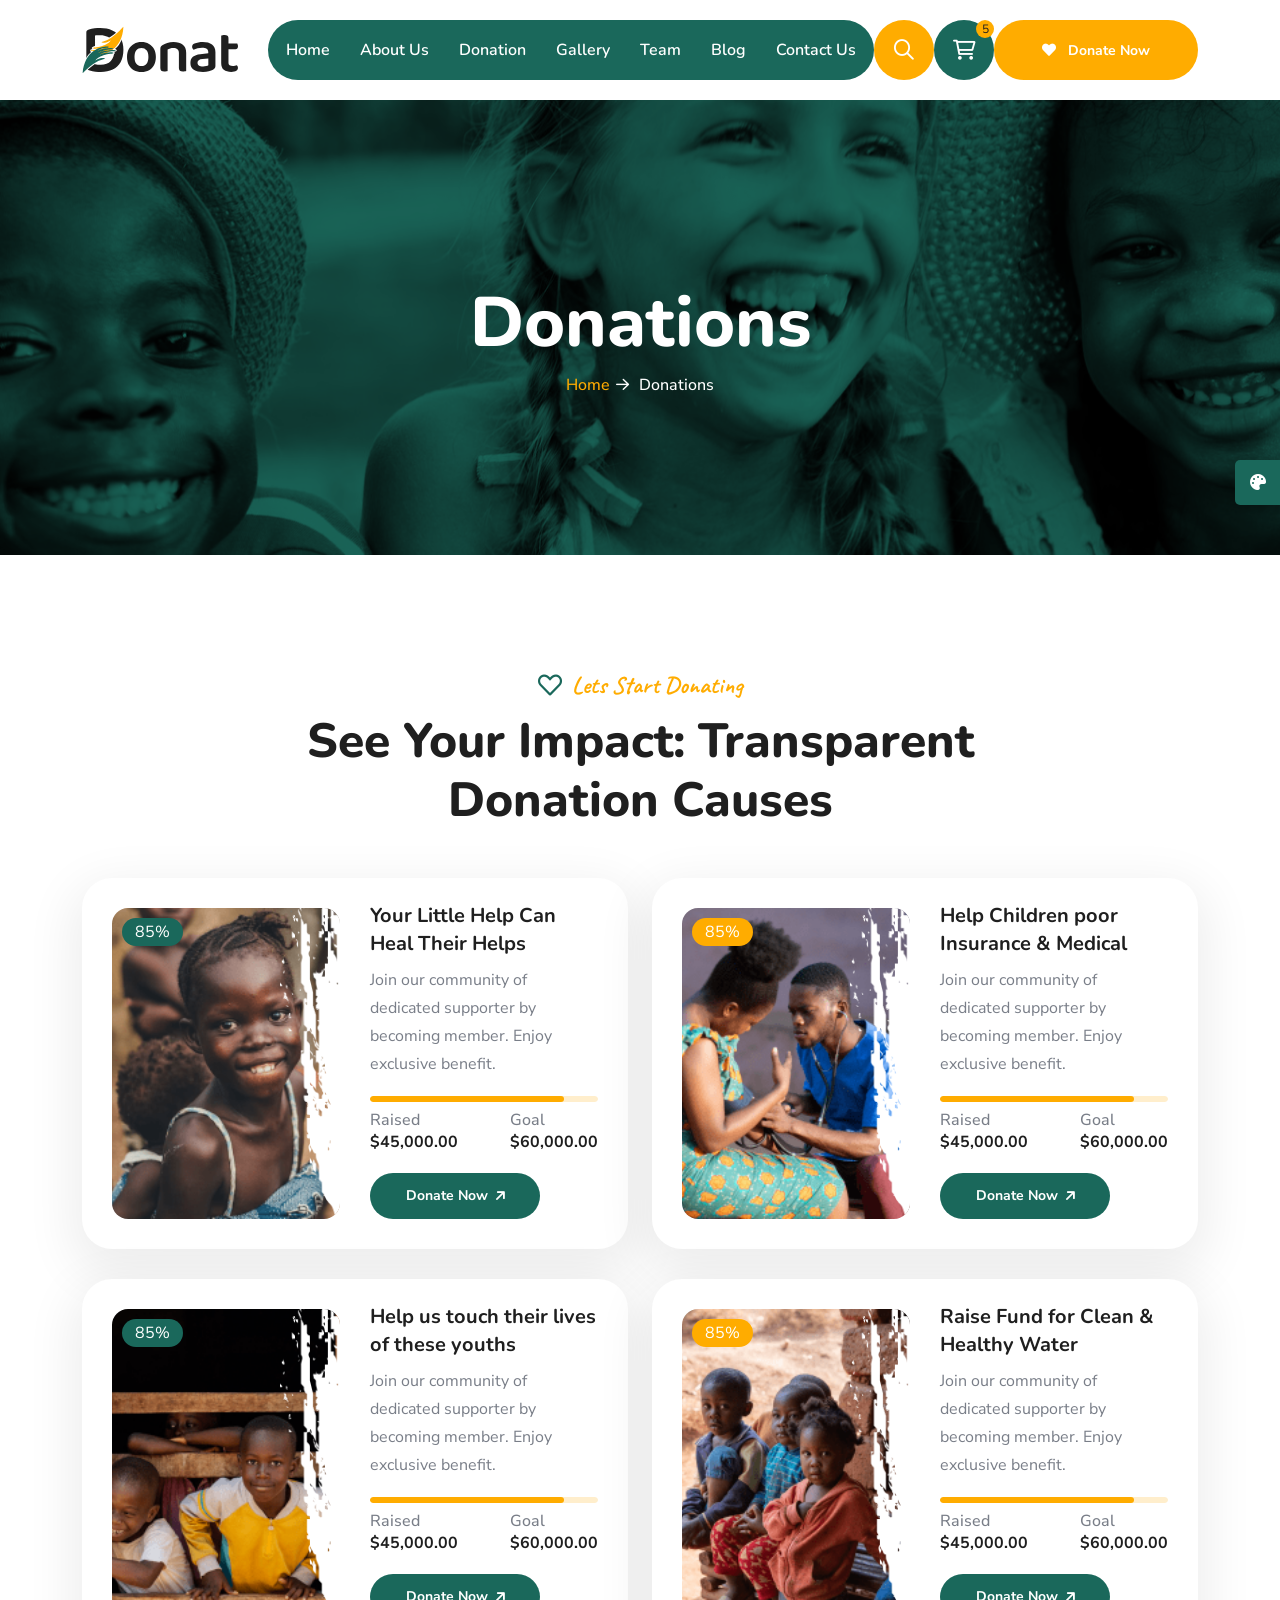
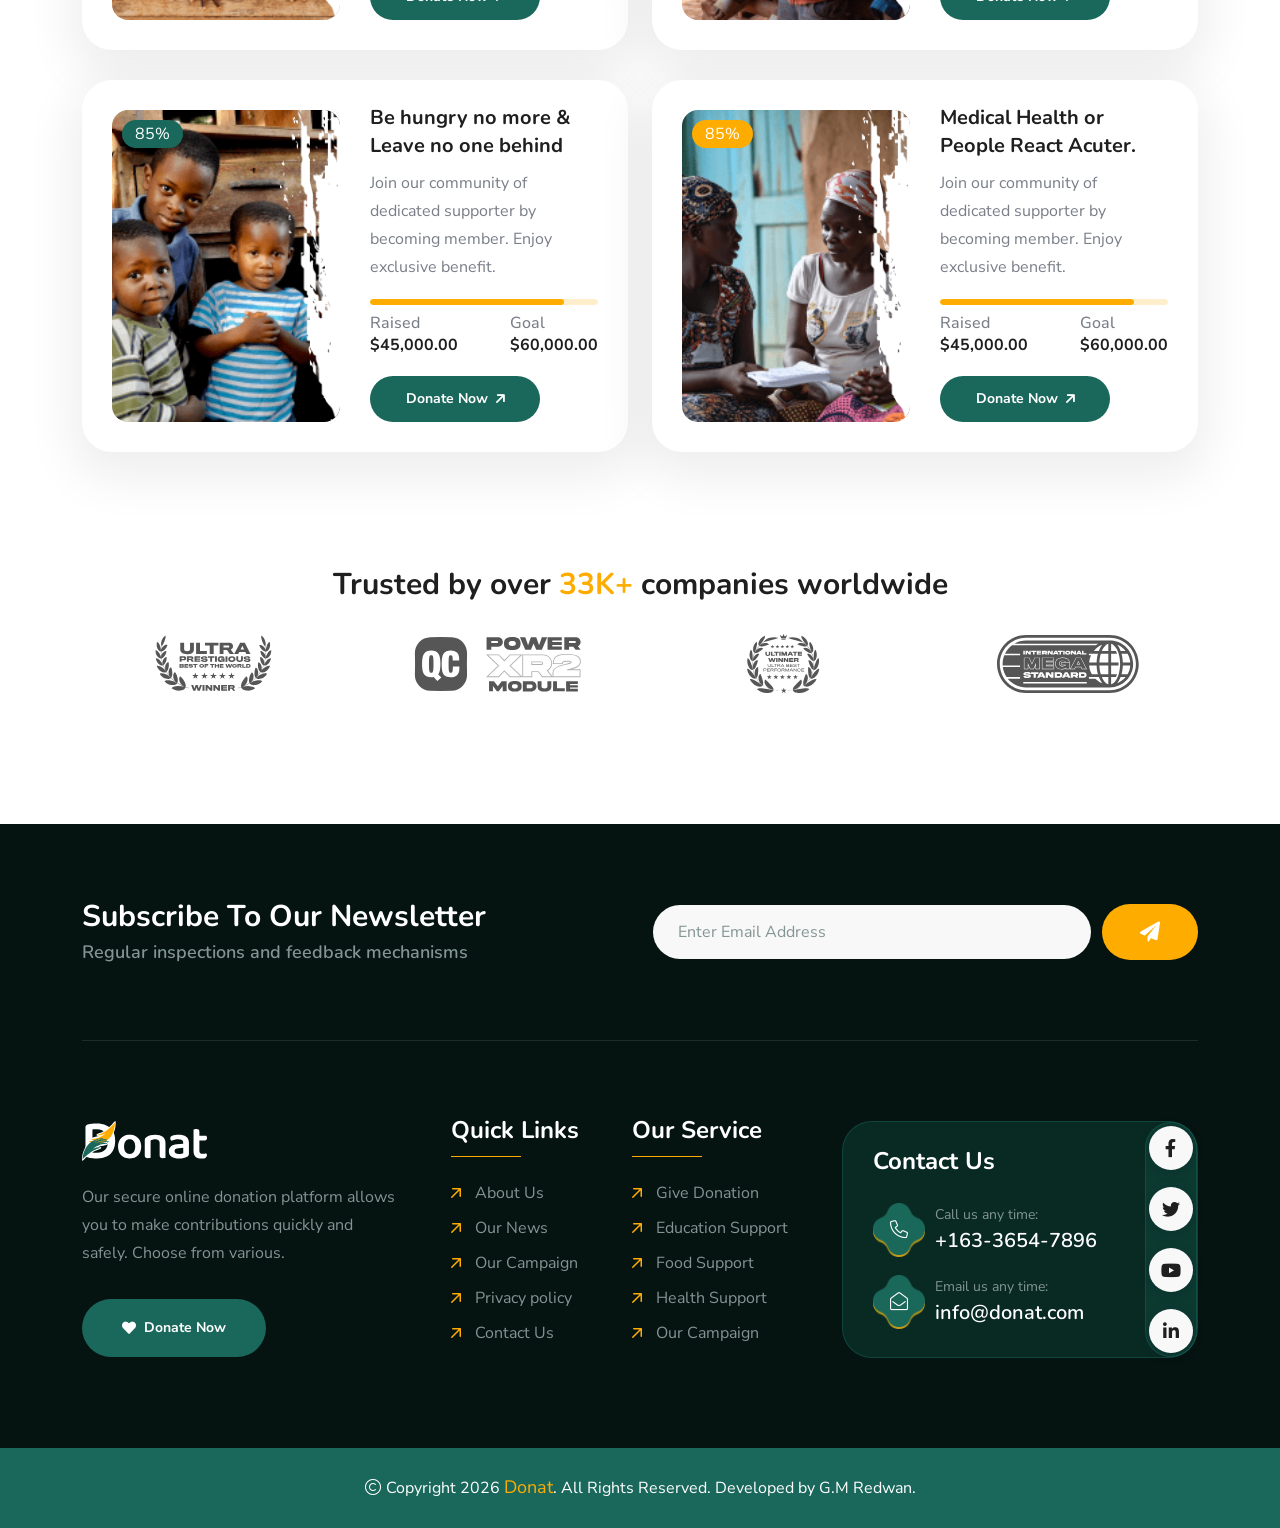
<file: donation.html>
<!doctype html>
<html class="no-js" lang="zxx" dir="ltr">

<head>
    <meta charset="utf-8">
    <meta http-equiv="x-ua-compatible" content="ie=edge">
    <title>Donat Charity & Donation</title>
    <meta name="author" content="Donat">
    <meta name="description" content="Donat - Charity & Donation HTML Template">
    <meta name="keywords" content="Donat - Charity & Donation HTML Template">
    <meta name="robots" content="INDEX,FOLLOW">

    <!-- Mobile Specific Metas -->
    <meta name="viewport" content="width=device-width, initial-scale=1, shrink-to-fit=no">

    <!-- Favicons - Place favicon.ico in the root directory -->
    <link rel="apple-touch-icon" sizes="57x57" href="assets/img/favicons/apple-icon-57x57.png">
    <link rel="apple-touch-icon" sizes="60x60" href="assets/img/favicons/apple-icon-60x60.png">
    <link rel="apple-touch-icon" sizes="72x72" href="assets/img/favicons/apple-icon-72x72.png">
    <link rel="apple-touch-icon" sizes="76x76" href="assets/img/favicons/apple-icon-76x76.png">
    <link rel="apple-touch-icon" sizes="114x114" href="assets/img/favicons/apple-icon-114x114.png">
    <link rel="apple-touch-icon" sizes="120x120" href="assets/img/favicons/apple-icon-120x120.png">
    <link rel="apple-touch-icon" sizes="144x144" href="assets/img/favicons/apple-icon-144x144.png">
    <link rel="apple-touch-icon" sizes="152x152" href="assets/img/favicons/apple-icon-152x152.png">
    <link rel="apple-touch-icon" sizes="180x180" href="assets/img/favicons/apple-icon-180x180.png">
    <link rel="icon" type="image/png" sizes="192x192" href="assets/img/favicons/android-icon-192x192.png">
    <link rel="icon" type="image/png" sizes="32x32" href="assets/img/favicons/favicon-32x32.png">
    <link rel="icon" type="image/png" sizes="96x96" href="assets/img/favicons/favicon-96x96.png">
    <link rel="icon" type="image/png" sizes="16x16" href="assets/img/favicons/favicon-16x16.png">
    <link rel="manifest" href="assets/img/favicons/manifest.json">
    <meta name="msapplication-TileColor" content="#ffffff">
    <meta name="msapplication-TileImage" content="assets/img/favicons/ms-icon-144x144.png">
    <meta name="theme-color" content="#ffffff">

    <!--==============================
	  Google Fonts
	============================== -->
    <link rel="preconnect" href="https://fonts.googleapis.com/">
    <link rel="preconnect" href="https://fonts.gstatic.com/" crossorigin>
    <link href="https://fonts.googleapis.com/css2?family=Caveat:wght@400..700&amp;family=Nunito+Sans:ital,opsz,wght@0,6..12,200..1000;1,6..12,200..1000&amp;family=Nunito:ital,wght@0,200..1000;1,200..1000&amp;display=swap" rel="stylesheet">

    <!--==============================
	    All CSS File
	============================== -->
    <!-- Bootstrap -->
    <link rel="stylesheet" href="assets/css/bootstrap.min.css">
    <!-- Fontawesome Icon -->
    <link rel="stylesheet" href="assets/css/fontawesome.min.css">
    <!-- Magnific Popup -->
    <link rel="stylesheet" href="assets/css/magnific-popup.min.css">
    <!-- Swiper Js -->
    <link rel="stylesheet" href="assets/css/swiper-bundle.min.css">
    <!-- Theme Custom CSS -->
    <link rel="stylesheet" href="assets/css/style.css">

</head>

<body>

    <!--[if lte IE 9]>
    	<p class="browserupgrade">You are using an <strong>outdated</strong> browser. Please <a href="https://browsehappy.com/">upgrade your browser</a> to improve your experience and security.</p>
  	<![endif]-->


    <!--********************************
   		Code Start From Here 
	******************************** -->

    <!--==============================
     Preloader
  ==============================-->
    <div class="preloader ">
        <button class="th-btn style2 preloaderCls">Cancel Preloader </button>
        <div class="preloader-inner">
            <span class="loader">
                Donat
                <span class="loading-text">Donat</span>
            </span>
        </div>
    </div><!--==============================
    Sidemenu
============================== -->
    <div class="sidemenu-wrapper sidemenu-cart ">
        <div class="sidemenu-content">
            <button class="closeButton sideMenuCls"><i class="far fa-times"></i></button>
            <div class="widget woocommerce widget_shopping_cart">
                <h3 class="widget_title">Shopping cart</h3>
                <div class="widget_shopping_cart_content">
                    <ul class="woocommerce-mini-cart cart_list product_list_widget ">
                        <li class="woocommerce-mini-cart-item mini_cart_item">
                            <a href="#" class="remove remove_from_cart_button"><i class="far fa-times"></i></a>
                            <a href="#"><img src="assets/img/product/product_thumb_1_1.png" alt="Cart Image">Books</a>
                            <span class="quantity">1 ×
                                <span class="woocommerce-Price-amount amount">
                                    <span class="woocommerce-Price-currencySymbol">$</span>940.00</span>
                            </span>
                        </li>
                        <li class="woocommerce-mini-cart-item mini_cart_item">
                            <a href="#" class="remove remove_from_cart_button"><i class="far fa-times"></i></a>
                            <a href="#"><img src="assets/img/product/product_thumb_1_2.png" alt="Cart Image">Medicine</a>
                            <span class="quantity">1 ×
                                <span class="woocommerce-Price-amount amount">
                                    <span class="woocommerce-Price-currencySymbol">$</span>899.00</span>
                            </span>
                        </li>
                        <li class="woocommerce-mini-cart-item mini_cart_item">
                            <a href="#" class="remove remove_from_cart_button"><i class="far fa-times"></i></a>
                            <a href="#"><img src="assets/img/product/product_thumb_1_3.png" alt="Cart Image">Dress</a>
                            <span class="quantity">1 ×
                                <span class="woocommerce-Price-amount amount">
                                    <span class="woocommerce-Price-currencySymbol">$</span>756.00</span>
                            </span>
                        </li>
                        <li class="woocommerce-mini-cart-item mini_cart_item">
                            <a href="#" class="remove remove_from_cart_button"><i class="far fa-times"></i></a>
                            <a href="#"><img src="assets/img/product/product_thumb_1_4.png" alt="Cart Image">Chair</a>
                            <span class="quantity">1 ×
                                <span class="woocommerce-Price-amount amount">
                                    <span class="woocommerce-Price-currencySymbol">$</span>723.00</span>
                            </span>
                        </li>
                        <li class="woocommerce-mini-cart-item mini_cart_item">
                            <a href="#" class="remove remove_from_cart_button"><i class="far fa-times"></i></a>
                            <a href="#"><img src="assets/img/product/product_thumb_1_5.png" alt="Cart Image">Cloths</a>
                            <span class="quantity">1 ×
                                <span class="woocommerce-Price-amount amount">
                                    <span class="woocommerce-Price-currencySymbol">$</span>1080.00</span>
                            </span>
                        </li>
                    </ul>
                    <p class="woocommerce-mini-cart__total total">
                        <strong>Subtotal:</strong>
                        <span class="woocommerce-Price-amount amount">
                            <span class="woocommerce-Price-currencySymbol">$</span>4398.00</span>
                    </p>
                    <p class="woocommerce-mini-cart__buttons buttons">
                        <a href="cart.html" class="th-btn wc-forward">View cart</a>
                        <a href="checkout.html" class="th-btn checkout wc-forward">Checkout</a>
                    </p>
                </div>
            </div>
        </div>
    </div>
    <div class="popup-search-box d-none d-lg-block">
        <button class="searchClose"><i class="far fa-times"></i></button>
        <form action="#">
            <input type="text" placeholder="What are you looking for?">
            <button type="submit"><i class="fal fa-search"></i></button>
        </form>
    </div>
    <!--==============================
    Mobile Menu
  ============================== -->
    <div class="th-menu-wrapper">
        <div class="th-menu-area text-center">
            <button class="th-menu-toggle"><i class="fal fa-times"></i></button>
            <div class="mobile-logo">
                <a href="index.html"><img src="assets/img/logo.svg" alt="Donat"></a>
            </div>
            <div class="th-mobile-menu">
                <ul>
                    <li class="">
                        <a href="index.html">Home</a>
                    </li>
                    <li>
                        <a href="about.html">About Us</a>
                    </li>   
                    <li>
                        <a href="donation.html">Donation</a>
                    </li>
                    <li>
                        <a href="gallery.html">Gallery</a>
                    </li>
                     <li>
                        <a href="team.html">Team</a>
                    </li>
                    <li>
                        <a href="blog.html">Blog</a>
                    </li>
                    <li>
                        <a href="contact.html">Contact Us</a>
                    </li>
                </ul>
            </div>
        </div>
    </div>
    <div class="color-scheme-wrap active">
        <button class="switchIcon"><i class="fa-solid fa-palette"></i></button>
        <h3 class="color-scheme-wrap-title text-center">Color Switcher</h3>
        <h4 class="color-scheme-wrap-subtitle text-center">Theme Color</h4>
        <div class="color-switch-btns">
            <button data-color="#1A685B"><i class="fa-solid fa-droplet"></i></button>
            <button data-color="#f34e3a"><i class="fa-solid fa-droplet"></i></button>
            <button data-color="#FF4857"><i class="fa-solid fa-droplet"></i></button>
            <button data-color="#3843C1"><i class="fa-solid fa-droplet"></i></button>
            <button data-color="#FF7E02"><i class="fa-solid fa-droplet"></i></button>
        </div>
        <h4 class="color-scheme-wrap-subtitle mt-20 text-center">Secondary Color</h4>
        <div class="secondary-color-switch-btns">
            <button data-secondary-color="#FFAC00"><i class="fa-solid fa-droplet"></i></button>
            <button data-secondary-color="#F41E1E"><i class="fa-solid fa-droplet"></i></button>
            <button data-secondary-color="#f34e3a"><i class="fa-solid fa-droplet"></i></button>
            <button data-secondary-color="#FF4857"><i class="fa-solid fa-droplet"></i></button>
            <button data-secondary-color="#3843C1"><i class="fa-solid fa-droplet"></i></button>
        </div>
    </div>
    <!--==============================
    Header Area
==============================-->
    <header class="th-header header-layout1">
        <div class="sticky-wrapper">
            <!-- Main Menu Area -->
            <div class="container">
                <div class="menu-area">
                    <div class="header-logo">
                        <a href="index.html"><img src="assets/img/logo.svg" alt="Donat"></a>
                    </div>
                    <div class="menu-area-wrap">
                        <nav class="main-menu d-none d-lg-block">
                            <ul>
                                <li class="">
                                    <a href="index.html">Home</a>
                                </li>
                                <li>
                                    <a href="about.html">About Us</a>
                                </li>   
                                <li>
                                    <a href="donation.html">Donation</a>
                                </li>
                                <li>
                                    <a href="gallery.html">Gallery</a>
                                </li>
                                <li>
                                    <a href="team.html">Team</a>
                                </li>
                                <li>
                                    <a href="blog.html">Blog</a>
                                </li>
                                <li>
                                    <a href="contact.html">Contact Us</a>
                                </li>
                            </ul>
                        </nav>
                        <p class="header-notice"><img class="me-1" src="assets/img/icon/heart-icon.svg" alt="img">Are you ready to help them? Let’s become a volunteers...</p>
                    </div>
                    <div class="header-button">
                        <button type="button" class="icon-btn style2 searchBoxToggler d-lg-block d-none"><i class="far fa-search"></i></button>
                        <button type="button" class="icon-btn sideMenuToggler">
                            <span class="badge">5</span>
                            <i class="fa-regular fa-cart-shopping"></i>
                        </button>
                        <a href="contact.html" class="th-btn style3 d-xl-block d-none"><i class="fas fa-heart me-2"></i> Donate Now</a>
                        <button type="button" class="icon-btn th-menu-toggle d-lg-none"><i class="far fa-bars"></i></button>
                    </div>
                </div>
            </div>
        </div>
    </header>

    <!--==============================
    Breadcumb
============================== -->
    <div class="breadcumb-wrapper " data-bg-src="assets/img/bg/breadcumb-bg.jpg" data-overlay="theme">
        <div class="container">
            <div class="breadcumb-content">
                <h1 class="breadcumb-title">Donations</h1>
                <ul class="breadcumb-menu">
                    <li><a href="index.html">Home</a></li>
                    <li>Donations</li>
                </ul>
            </div>
        </div>
    </div><!--==============================
Donation Area  
==============================-->
    <section class="space" id="donation-sec">
        <div class="container">
            <div class="row justify-content-center">
                <div class="col-lg-8">
                    <div class="title-area text-center">
                        <span class="sub-title before-none after-none"><i class="far fa-heart text-theme"></i> Lets Start Donating</span>
                        <h2 class="sec-title">See Your Impact: Transparent
                            Donation Causes</h2>
                    </div>
                </div>
            </div>
            <div class="row gy-30">
                <div class="col-xl-6">
                    <div class="donation-card style3">
                        <div class="box-thumb">
                            <img src="assets/img/donation/donation2-1.png" alt="image">
                            <div class="donation-card-tag">85%</div>
                            <div class="donation-card-shape" data-mask-src="assets/img/donation/donation-card-shape2-1.png"></div>
                        </div>
                        <div class="box-content">
                            <h3 class="box-title"><a href="blog-details.html">Your Little Help Can Heal Their Helps</a></h3>
                            <p>Join our community of dedicated supporter by becoming member. Enjoy exclusive benefit.</p>
                            <div class="donation-card_progress-wrap">

                                <div class="progress">
                                    <div class="progress-bar" style="width: 85%;">
                                    </div>
                                </div>
                                <div class="donation-card_progress-content">
                                    <span class="donation-card_raise">Raised <span class="donation-card_raise-number">$45,000.00</span></span>
                                    <span class="donation-card_goal">Goal <span class="donation-card_goal-number">$60,000.00</span></span>
                                </div>
                            </div>
                            <a href="blog-details.html" class="th-btn style6">Donate Now <i class="fas fa-arrow-up-right ms-2"></i></a>
                        </div>
                    </div>
                </div>

                <div class="col-xl-6">
                    <div class="donation-card style3">
                        <div class="box-thumb">
                            <img src="assets/img/donation/donation2-2.png" alt="image">
                            <div class="donation-card-tag bg-theme2">85%</div>
                            <div class="donation-card-shape" data-mask-src="assets/img/donation/donation-card-shape2-1.png"></div>
                        </div>
                        <div class="box-content">
                            <h3 class="box-title"><a href="blog-details.html">Help Children poor Insurance & Medical</a></h3>
                            <p>Join our community of dedicated supporter by becoming member. Enjoy exclusive benefit.</p>
                            <div class="donation-card_progress-wrap">

                                <div class="progress">
                                    <div class="progress-bar" style="width: 85%;">
                                    </div>
                                </div>
                                <div class="donation-card_progress-content">
                                    <span class="donation-card_raise">Raised <span class="donation-card_raise-number">$45,000.00</span></span>
                                    <span class="donation-card_goal">Goal <span class="donation-card_goal-number">$60,000.00</span></span>
                                </div>
                            </div>
                            <a href="blog-details.html" class="th-btn style6">Donate Now <i class="fas fa-arrow-up-right ms-2"></i></a>
                        </div>
                    </div>
                </div>

                <div class="col-xl-6">
                    <div class="donation-card style3">
                        <div class="box-thumb">
                            <img src="assets/img/donation/donation2-3.png" alt="image">
                            <div class="donation-card-tag">85%</div>
                            <div class="donation-card-shape" data-mask-src="assets/img/donation/donation-card-shape2-1.png"></div>
                        </div>
                        <div class="box-content">
                            <h3 class="box-title"><a href="blog-details.html">Help us touch their lives of these youths</a></h3>
                            <p>Join our community of dedicated supporter by becoming member. Enjoy exclusive benefit.</p>
                            <div class="donation-card_progress-wrap">

                                <div class="progress">
                                    <div class="progress-bar" style="width: 85%;">
                                    </div>
                                </div>
                                <div class="donation-card_progress-content">
                                    <span class="donation-card_raise">Raised <span class="donation-card_raise-number">$45,000.00</span></span>
                                    <span class="donation-card_goal">Goal <span class="donation-card_goal-number">$60,000.00</span></span>
                                </div>
                            </div>
                            <a href="blog-details.html" class="th-btn style6">Donate Now <i class="fas fa-arrow-up-right ms-2"></i></a>
                        </div>
                    </div>
                </div>

                <div class="col-xl-6">
                    <div class="donation-card style3">
                        <div class="box-thumb">
                            <img src="assets/img/donation/donation2-4.png" alt="image">
                            <div class="donation-card-tag bg-theme2">85%</div>
                            <div class="donation-card-shape" data-mask-src="assets/img/donation/donation-card-shape2-1.png"></div>
                        </div>
                        <div class="box-content">
                            <h3 class="box-title"><a href="blog-details.html">Raise Fund for Clean & Healthy Water</a></h3>
                            <p>Join our community of dedicated supporter by becoming member. Enjoy exclusive benefit.</p>
                            <div class="donation-card_progress-wrap">

                                <div class="progress">
                                    <div class="progress-bar" style="width: 85%;">
                                    </div>
                                </div>
                                <div class="donation-card_progress-content">
                                    <span class="donation-card_raise">Raised <span class="donation-card_raise-number">$45,000.00</span></span>
                                    <span class="donation-card_goal">Goal <span class="donation-card_goal-number">$60,000.00</span></span>
                                </div>
                            </div>
                            <a href="blog-details.html" class="th-btn style6">Donate Now <i class="fas fa-arrow-up-right ms-2"></i></a>
                        </div>
                    </div>
                </div>

                <div class="col-xl-6">
                    <div class="donation-card style3">
                        <div class="box-thumb">
                            <img src="assets/img/donation/donation2-5.png" alt="image">
                            <div class="donation-card-tag">85%</div>
                            <div class="donation-card-shape" data-mask-src="assets/img/donation/donation-card-shape2-1.png"></div>
                        </div>
                        <div class="box-content">
                            <h3 class="box-title"><a href="blog-details.html">Be hungry no more & Leave no one behind</a></h3>
                            <p>Join our community of dedicated supporter by becoming member. Enjoy exclusive benefit.</p>
                            <div class="donation-card_progress-wrap">

                                <div class="progress">
                                    <div class="progress-bar" style="width: 85%;">
                                    </div>
                                </div>
                                <div class="donation-card_progress-content">
                                    <span class="donation-card_raise">Raised <span class="donation-card_raise-number">$45,000.00</span></span>
                                    <span class="donation-card_goal">Goal <span class="donation-card_goal-number">$60,000.00</span></span>
                                </div>
                            </div>
                            <a href="blog-details.html" class="th-btn style6">Donate Now <i class="fas fa-arrow-up-right ms-2"></i></a>
                        </div>
                    </div>
                </div>

                <div class="col-xl-6">
                    <div class="donation-card style3">
                        <div class="box-thumb">
                            <img src="assets/img/donation/donation2-6.png" alt="image">
                            <div class="donation-card-tag bg-theme2">85%</div>
                            <div class="donation-card-shape" data-mask-src="assets/img/donation/donation-card-shape2-1.png"></div>
                        </div>
                        <div class="box-content">
                            <h3 class="box-title"><a href="blog-details.html">Medical Health or People React Acuter.</a></h3>
                            <p>Join our community of dedicated supporter by becoming member. Enjoy exclusive benefit.</p>
                            <div class="donation-card_progress-wrap">

                                <div class="progress">
                                    <div class="progress-bar" style="width: 85%;">
                                    </div>
                                </div>
                                <div class="donation-card_progress-content">
                                    <span class="donation-card_raise">Raised <span class="donation-card_raise-number">$45,000.00</span></span>
                                    <span class="donation-card_goal">Goal <span class="donation-card_goal-number">$60,000.00</span></span>
                                </div>
                            </div>
                            <a href="blog-details.html" class="th-btn style6">Donate Now <i class="fas fa-arrow-up-right ms-2"></i></a>
                        </div>
                    </div>
                </div>

            </div>
        </div>
    </section>
    <!--==============================
Brand Area  
==============================-->
    <div class="space-bottom overflow-hidden brand-area-1">
        <div class="container">
            <div class="brand-wrap1 p-0 m-0 text-center">
                <h3 class="brand-wrap-title">Trusted by over <span class="text-theme2"><span class="counter-number">90</span>K+</span> companies worldwide</h3>
                <div class="swiper th-slider" id="brandSlider1" data-slider-options='{"breakpoints":{"0":{"slidesPerView":2},"576":{"slidesPerView":"2"},"768":{"slidesPerView":"2"},"992":{"slidesPerView":"3"},"1200":{"slidesPerView":"4"},"1400":{"slidesPerView":"5", "spaceBetween": "90"}}}'>
                    <div class="swiper-wrapper">
                        <div class="swiper-slide">
                            <a href="blog.html" class="brand-box">
                                <img src="assets/img/brand/brand1-1.svg" alt="Brand Logo">
                            </a>
                        </div>
                        <div class="swiper-slide">
                            <a href="blog.html" class="brand-box">
                                <img src="assets/img/brand/brand1-2.svg" alt="Brand Logo">
                            </a>
                        </div>
                        <div class="swiper-slide">
                            <a href="blog.html" class="brand-box">
                                <img src="assets/img/brand/brand1-3.svg" alt="Brand Logo">
                            </a>
                        </div>
                        <div class="swiper-slide">
                            <a href="blog.html" class="brand-box">
                                <img src="assets/img/brand/brand1-4.svg" alt="Brand Logo">
                            </a>
                        </div>
                        <div class="swiper-slide">
                            <a href="blog.html" class="brand-box">
                                <img src="assets/img/brand/brand1-5.svg" alt="Brand Logo">
                            </a>
                        </div>
                        <div class="swiper-slide">
                            <a href="blog.html" class="brand-box">
                                <img src="assets/img/brand/brand1-1.svg" alt="Brand Logo">
                            </a>
                        </div>
                        <div class="swiper-slide">
                            <a href="blog.html" class="brand-box">
                                <img src="assets/img/brand/brand1-2.svg" alt="Brand Logo">
                            </a>
                        </div>
                        <div class="swiper-slide">
                            <a href="blog.html" class="brand-box">
                                <img src="assets/img/brand/brand1-3.svg" alt="Brand Logo">
                            </a>
                        </div>
                        <div class="swiper-slide">
                            <a href="blog.html" class="brand-box">
                                <img src="assets/img/brand/brand1-4.svg" alt="Brand Logo">
                            </a>
                        </div>
                        <div class="swiper-slide">
                            <a href="blog.html" class="brand-box">
                                <img src="assets/img/brand/brand1-5.svg" alt="Brand Logo">
                            </a>
                        </div>
                    </div>

                </div>
            </div>
        </div>
    </div>
    <!--==============================
	Footer Area
==============================-->
    <footer class="footer-wrapper footer-default" data-bg-src="assets/img/bg/footer-default-bg-mask.png">
        <div class="footer-bg-shape2 shape-mockup jump" data-top="20%" data-right="0">
            <img src="assets/img/shape/footer-bg-shape3.png" alt="img">
        </div>
        <div class="footer-bg-shape3 shape-mockup d-none" data-bottom="0" data-right="0">
            <img src="assets/img/shape/footer-bg-shape2.png" alt="img">
        </div>
        <div class="footer-top">
            <div class="container">
                <div class="subscribe-box">
                    <div class="row gy-40 align-items-center justify-content-center">
                        <div class="col-xl-6">
                            <h4 class="subscribe-box_title">Subscribe to Our Newsletter</h4>
                            <p class="subscribe-box_text">Regular inspections and feedback mechanisms</p>
                        </div>
                        <div class="col-xl-6 col-lg-8">
                            <form class="newsletter-form">
                                <div class="form-group">
                                    <input class="form-control" type="email" placeholder="Enter Email Address" required="">
                                </div>
                                <button type="submit" class="th-btn style3"><i class="fas fa-paper-plane"></i></button>
                            </form>
                        </div>
                    </div>
                </div>
            </div>
        </div>
        <div class="widget-area">
            <div class="container">
                <div class="row justify-content-between">
                    <div class="col-md-6 col-xl-auto">
                        <div class="widget footer-widget">
                            <div class="th-widget-about">
                                <div class="about-logo">
                                    <a href="index.html"><img src="assets/img/logo-white.svg" alt="Donat"></a>
                                </div>
                                <p class="about-text"> Our secure online donation platform allows you to make contributions quickly and safely. Choose from various.</p>
                                <a href="contact.html" class="th-btn"><i class="fas fa-heart me-2"></i> Donate Now</a>
                            </div>
                        </div>
                    </div>
                    <div class="col-sm-6 col-xl-auto">
                        <div class="widget widget_nav_menu footer-widget">
                            <h3 class="widget_title">Quick Links</h3>
                            <div class="menu-all-pages-container">
                                <ul class="menu">
                                    <li><a href="about.html">About Us</a></li>
                                    <li><a href="blog.html">Our News</a></li>
                                    <li><a href="about.html">Our Campaign</a></li>
                                    <li><a href="contact.html">Privacy policy</a></li>
                                    <li><a href="contact.html">Contact Us</a></li>
                                </ul>
                            </div>
                        </div>
                    </div>
                    <div class="col-sm-6 col-xl-auto">
                        <div class="widget widget_nav_menu footer-widget">
                            <h3 class="widget_title">Our Service</h3>
                            <div class="menu-all-pages-container">
                                <ul class="menu">
                                    <li><a href="donate-now.html">Give Donation</a></li>
                                    <li><a href="faq.html">Education Support</a></li>
                                    <li><a href="faq.html">Food Support</a></li>
                                    <li><a href="faq.html">Health Support</a></li>
                                    <li><a href="gallery.html">Our Campaign </a></li>
                                </ul>
                            </div>
                        </div>
                    </div>
                    <div class="col-md-6 col-xl-auto">
                        <div class="widget footer-widget">
                            <div class="th-widget-contact">
                                <h3 class="widget_title">Contact Us</h3>
                                <div class="info-card">
                                    <div class="box-icon">
                                        <i class="fal fa-phone"></i>
                                        <div class="bg-shape1" data-mask-src="assets/img/shape/info_card_icon_bg_shape_1_1.png"></div>
                                        <div class="bg-shape2" data-mask-src="assets/img/shape/info_card_icon_bg_shape_1_1.png"></div>
                                    </div>
                                    <div class="box-content">
                                        <p class="box-text">Call us any time:</p>
                                        <h4 class="box-title"><a href="tel:16336547896">+163-3654-7896</a></h4>
                                    </div>
                                </div>
                                <div class="info-card">
                                    <div class="box-icon">
                                        <i class="fal fa-envelope-open"></i>
                                        <div class="bg-shape1" data-mask-src="assets/img/shape/info_card_icon_bg_shape_1_1.png"></div>
                                        <div class="bg-shape2" data-mask-src="assets/img/shape/info_card_icon_bg_shape_1_1.png"></div>
                                    </div>
                                    <div class="box-content">
                                        <p class="box-text">Email us any time:</p>
                                        <h4 class="box-title"><a href="mailto:info@donat.com">info@donat.com</a></h4>
                                    </div>
                                </div>
                                <div class="th-social style2">
                                    <a href="https://www.facebook.com/"><i class="fab fa-facebook-f"></i></a>
                                    <a href="https://www.twitter.com/"><i class="fab fa-twitter"></i></a>
                                    <a href="https://www.youtube.com/"><i class="fab fa-youtube"></i></a>
                                    <a href="https://www.linkedin.com/"><i class="fab fa-linkedin-in"></i></a>
                                </div>
                            </div>
                        </div>
                    </div>
                </div>
            </div>
        </div>
        <div class="copyright-wrap">
            <div class="container">
                <div class="row justify-content-center gy-3 align-items-center">
                    <div class="col-lg-12">
                        <p class="copyright-text text-center">
                            <i class="fal fa-copyright"></i> Copyright 2026 <a href="index.html">Donat</a>. All Rights Reserved.  Developed by G.M Redwan.
                        </p>
                    </div>
                </div>
            </div>
        </div>
    </footer>

    <!--********************************
			Code End  Here 
	******************************** -->

    <!-- Scroll To Top -->
    <div class="scroll-top">
        <svg class="progress-circle svg-content" width="100%" height="100%" viewBox="-1 -1 102 102">
            <path d="M50,1 a49,49 0 0,1 0,98 a49,49 0 0,1 0,-98" style="transition: stroke-dashoffset 10ms linear 0s; stroke-dasharray: 307.919, 307.919; stroke-dashoffset: 307.919;"></path>
        </svg>
    </div>

    <!--==============================
    All Js File
============================== -->
    <!-- Jquery -->
    <script src="assets/js/vendor/jquery-3.7.1.min.js"></script>
    <!-- Swiper Js -->
    <script src="assets/js/swiper-bundle.min.js"></script>
    <!-- Bootstrap -->
    <script src="assets/js/bootstrap.min.js"></script>
    <!-- Magnific Popup -->
    <script src="assets/js/jquery.magnific-popup.min.js"></script>
    <!-- Counter Up -->
    <script src="assets/js/jquery.counterup.min.js"></script>
    <!-- Range Slider -->
    <script src="assets/js/jquery-ui.min.js"></script>
    <!-- Isotope Filter -->
    <script src="assets/js/imagesloaded.pkgd.min.js"></script>
    <script src="assets/js/isotope.pkgd.min.js"></script>

    <!-- Main Js File -->
    <script src="assets/js/main.js"></script>
</body>

</html>
</file>
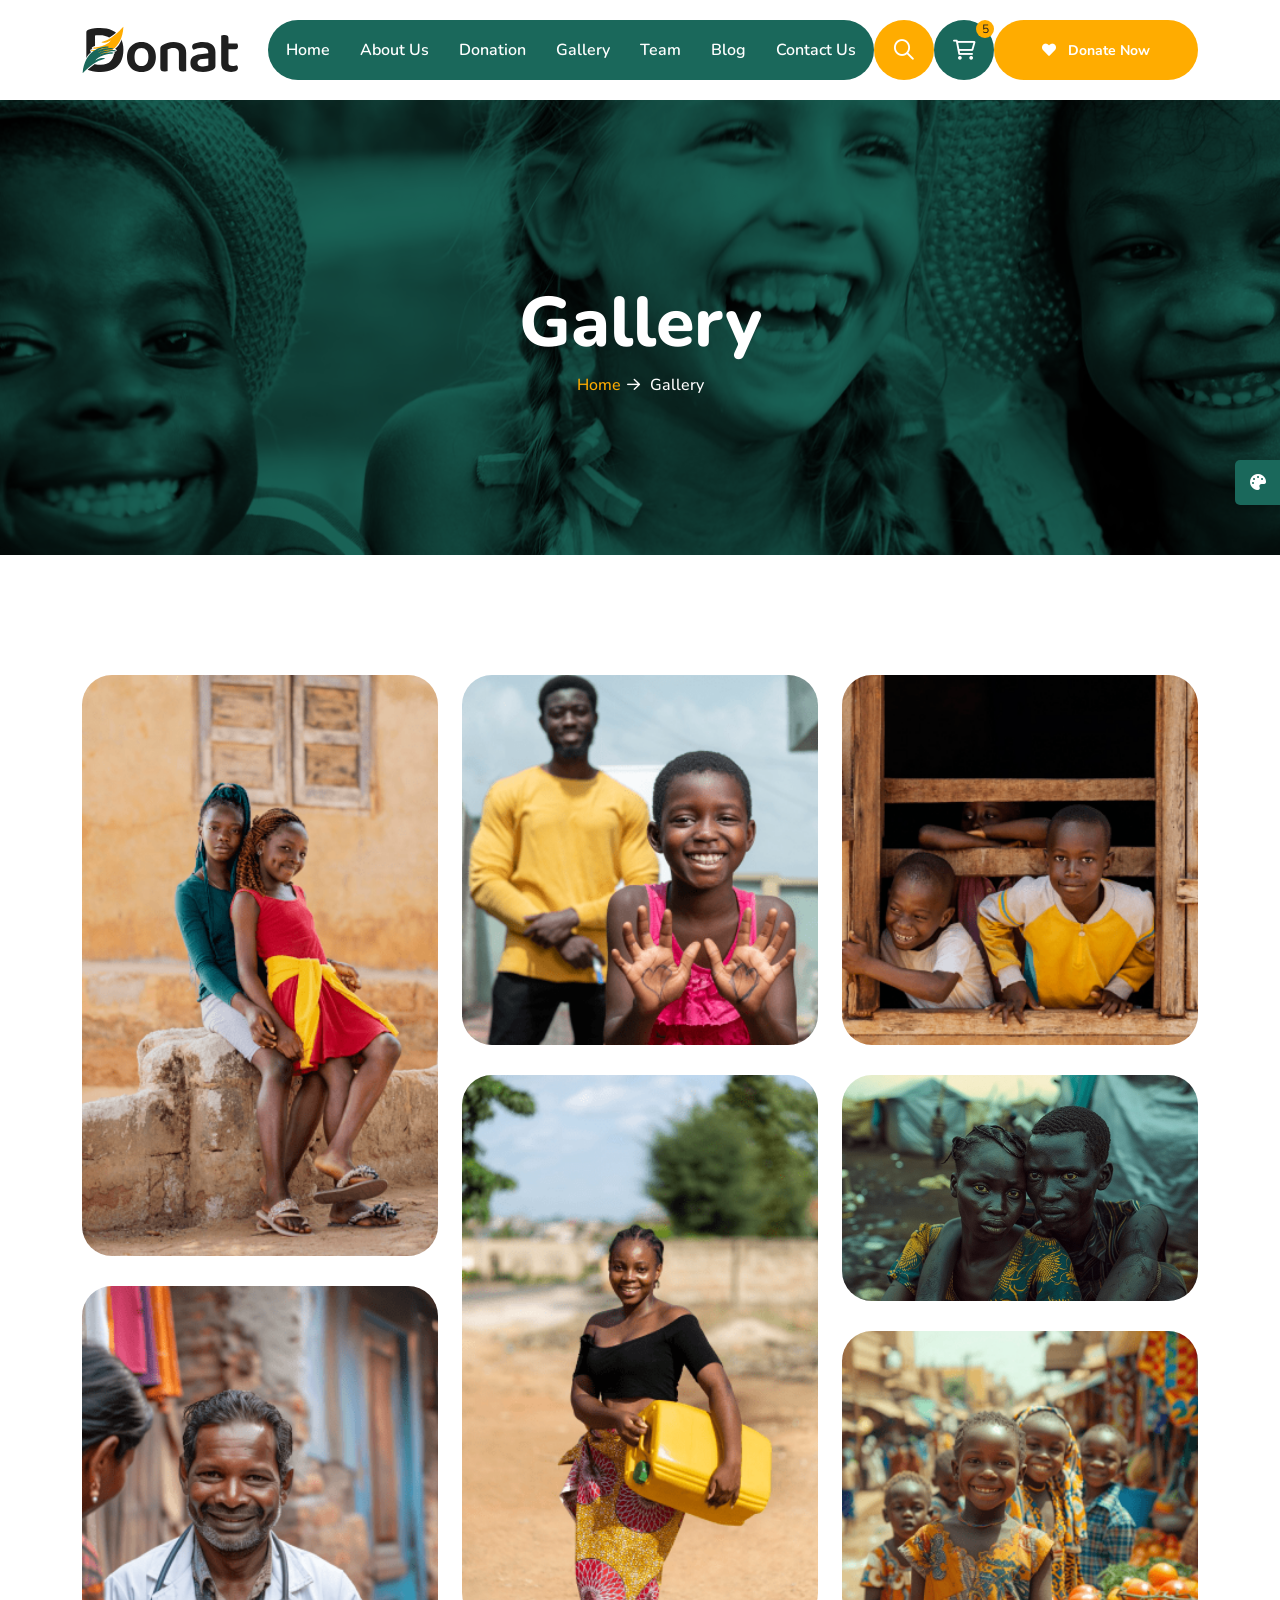
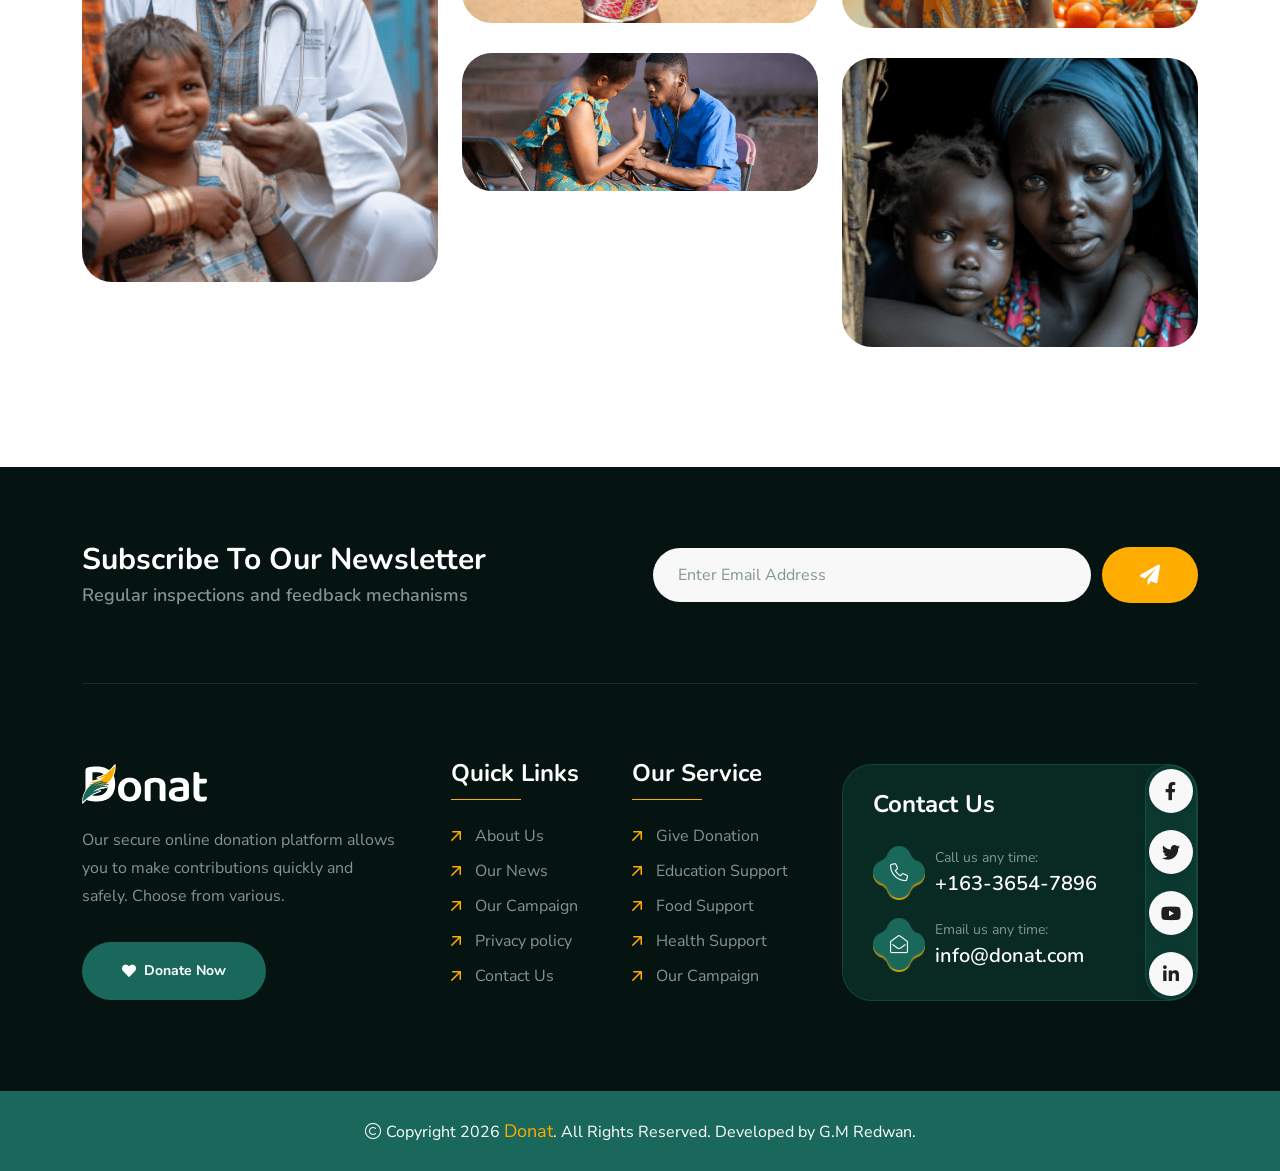
<file: gallery.html>
<!doctype html>
<html class="no-js" lang="zxx" dir="ltr">

<head>
    <meta charset="utf-8">
    <meta http-equiv="x-ua-compatible" content="ie=edge">
    <title>Donat Charity & Donation</title>
    <meta name="author" content="Donat">
    <meta name="description" content="Donat - Charity & Donation HTML Template">
    <meta name="keywords" content="Donat - Charity & Donation HTML Template">
    <meta name="robots" content="INDEX,FOLLOW">

    <!-- Mobile Specific Metas -->
    <meta name="viewport" content="width=device-width, initial-scale=1, shrink-to-fit=no">

    <!-- Favicons - Place favicon.ico in the root directory -->
    <link rel="apple-touch-icon" sizes="57x57" href="assets/img/favicons/apple-icon-57x57.png">
    <link rel="apple-touch-icon" sizes="60x60" href="assets/img/favicons/apple-icon-60x60.png">
    <link rel="apple-touch-icon" sizes="72x72" href="assets/img/favicons/apple-icon-72x72.png">
    <link rel="apple-touch-icon" sizes="76x76" href="assets/img/favicons/apple-icon-76x76.png">
    <link rel="apple-touch-icon" sizes="114x114" href="assets/img/favicons/apple-icon-114x114.png">
    <link rel="apple-touch-icon" sizes="120x120" href="assets/img/favicons/apple-icon-120x120.png">
    <link rel="apple-touch-icon" sizes="144x144" href="assets/img/favicons/apple-icon-144x144.png">
    <link rel="apple-touch-icon" sizes="152x152" href="assets/img/favicons/apple-icon-152x152.png">
    <link rel="apple-touch-icon" sizes="180x180" href="assets/img/favicons/apple-icon-180x180.png">
    <link rel="icon" type="image/png" sizes="192x192" href="assets/img/favicons/android-icon-192x192.png">
    <link rel="icon" type="image/png" sizes="32x32" href="assets/img/favicons/favicon-32x32.png">
    <link rel="icon" type="image/png" sizes="96x96" href="assets/img/favicons/favicon-96x96.png">
    <link rel="icon" type="image/png" sizes="16x16" href="assets/img/favicons/favicon-16x16.png">
    <link rel="manifest" href="assets/img/favicons/manifest.json">
    <meta name="msapplication-TileColor" content="#ffffff">
    <meta name="msapplication-TileImage" content="assets/img/favicons/ms-icon-144x144.png">
    <meta name="theme-color" content="#ffffff">

    <!--==============================
	  Google Fonts
	============================== -->
    <link rel="preconnect" href="https://fonts.googleapis.com/">
    <link rel="preconnect" href="https://fonts.gstatic.com/" crossorigin>
    <link href="https://fonts.googleapis.com/css2?family=Caveat:wght@400..700&amp;family=Nunito+Sans:ital,opsz,wght@0,6..12,200..1000;1,6..12,200..1000&amp;family=Nunito:ital,wght@0,200..1000;1,200..1000&amp;display=swap" rel="stylesheet">

    <!--==============================
	    All CSS File
	============================== -->
    <!-- Bootstrap -->
    <link rel="stylesheet" href="assets/css/bootstrap.min.css">
    <!-- Fontawesome Icon -->
    <link rel="stylesheet" href="assets/css/fontawesome.min.css">
    <!-- Magnific Popup -->
    <link rel="stylesheet" href="assets/css/magnific-popup.min.css">
    <!-- Swiper Js -->
    <link rel="stylesheet" href="assets/css/swiper-bundle.min.css">
    <!-- Theme Custom CSS -->
    <link rel="stylesheet" href="assets/css/style.css">

</head>

<body>

    <!--[if lte IE 9]>
    	<p class="browserupgrade">You are using an <strong>outdated</strong> browser. Please <a href="https://browsehappy.com/">upgrade your browser</a> to improve your experience and security.</p>
  	<![endif]-->


    <!--********************************
   		Code Start From Here 
	******************************** -->

    <!--==============================
     Preloader
  ==============================-->
    <div class="preloader ">
        <button class="th-btn style2 preloaderCls">Cancel Preloader </button>
        <div class="preloader-inner">
            <span class="loader">
                Donat
                <span class="loading-text">Donat</span>
            </span>
        </div>
    </div><!--==============================
    Sidemenu
============================== -->
    <div class="sidemenu-wrapper sidemenu-cart ">
        <div class="sidemenu-content">
            <button class="closeButton sideMenuCls"><i class="far fa-times"></i></button>
            <div class="widget woocommerce widget_shopping_cart">
                <h3 class="widget_title">Shopping cart</h3>
                <div class="widget_shopping_cart_content">
                    <ul class="woocommerce-mini-cart cart_list product_list_widget ">
                        <li class="woocommerce-mini-cart-item mini_cart_item">
                            <a href="#" class="remove remove_from_cart_button"><i class="far fa-times"></i></a>
                            <a href="#"><img src="assets/img/product/product_thumb_1_1.png" alt="Cart Image">Books</a>
                            <span class="quantity">1 ×
                                <span class="woocommerce-Price-amount amount">
                                    <span class="woocommerce-Price-currencySymbol">$</span>940.00</span>
                            </span>
                        </li>
                        <li class="woocommerce-mini-cart-item mini_cart_item">
                            <a href="#" class="remove remove_from_cart_button"><i class="far fa-times"></i></a>
                            <a href="#"><img src="assets/img/product/product_thumb_1_2.png" alt="Cart Image">Medicine</a>
                            <span class="quantity">1 ×
                                <span class="woocommerce-Price-amount amount">
                                    <span class="woocommerce-Price-currencySymbol">$</span>899.00</span>
                            </span>
                        </li>
                        <li class="woocommerce-mini-cart-item mini_cart_item">
                            <a href="#" class="remove remove_from_cart_button"><i class="far fa-times"></i></a>
                            <a href="#"><img src="assets/img/product/product_thumb_1_3.png" alt="Cart Image">Dress</a>
                            <span class="quantity">1 ×
                                <span class="woocommerce-Price-amount amount">
                                    <span class="woocommerce-Price-currencySymbol">$</span>756.00</span>
                            </span>
                        </li>
                        <li class="woocommerce-mini-cart-item mini_cart_item">
                            <a href="#" class="remove remove_from_cart_button"><i class="far fa-times"></i></a>
                            <a href="#"><img src="assets/img/product/product_thumb_1_4.png" alt="Cart Image">Chair</a>
                            <span class="quantity">1 ×
                                <span class="woocommerce-Price-amount amount">
                                    <span class="woocommerce-Price-currencySymbol">$</span>723.00</span>
                            </span>
                        </li>
                        <li class="woocommerce-mini-cart-item mini_cart_item">
                            <a href="#" class="remove remove_from_cart_button"><i class="far fa-times"></i></a>
                            <a href="#"><img src="assets/img/product/product_thumb_1_5.png" alt="Cart Image">Cloths</a>
                            <span class="quantity">1 ×
                                <span class="woocommerce-Price-amount amount">
                                    <span class="woocommerce-Price-currencySymbol">$</span>1080.00</span>
                            </span>
                        </li>
                    </ul>
                    <p class="woocommerce-mini-cart__total total">
                        <strong>Subtotal:</strong>
                        <span class="woocommerce-Price-amount amount">
                            <span class="woocommerce-Price-currencySymbol">$</span>4398.00</span>
                    </p>
                    <p class="woocommerce-mini-cart__buttons buttons">
                        <a href="cart.html" class="th-btn wc-forward">View cart</a>
                        <a href="checkout.html" class="th-btn checkout wc-forward">Checkout</a>
                    </p>
                </div>
            </div>
        </div>
    </div>
    <div class="popup-search-box d-none d-lg-block">
        <button class="searchClose"><i class="far fa-times"></i></button>
        <form action="#">
            <input type="text" placeholder="What are you looking for?">
            <button type="submit"><i class="fal fa-search"></i></button>
        </form>
    </div>
    <!--==============================
    Mobile Menu
    ============================== -->
    <div class="th-menu-wrapper">
        <div class="th-menu-area text-center">
            <button class="th-menu-toggle"><i class="fal fa-times"></i></button>
            <div class="mobile-logo">
                <a href="index.html"><img src="assets/img/logo.svg" alt="Donat"></a>
            </div>
            <div class="th-mobile-menu">
                <ul>
                    <li class="">
                        <a href="index.html">Home</a>
                    </li>
                    <li>
                        <a href="about.html">About Us</a>
                    </li>   
                    <li>
                        <a href="donation.html">Donation</a>
                    </li>
                    <li>
                        <a href="gallery.html">Gallery</a>
                    </li>
                     <li>
                        <a href="team.html">Team</a>
                    </li>
                    <li>
                        <a href="blog.html">Blog</a>
                    </li>
                    <li>
                        <a href="contact.html">Contact Us</a>
                    </li>
                </ul>
            </div>
        </div>
    </div>
    <div class="color-scheme-wrap active">
        <button class="switchIcon"><i class="fa-solid fa-palette"></i></button>
        <h3 class="color-scheme-wrap-title text-center">Color Switcher</h3>
        <h4 class="color-scheme-wrap-subtitle text-center">Theme Color</h4>
        <div class="color-switch-btns">
            <button data-color="#1A685B"><i class="fa-solid fa-droplet"></i></button>
            <button data-color="#f34e3a"><i class="fa-solid fa-droplet"></i></button>
            <button data-color="#FF4857"><i class="fa-solid fa-droplet"></i></button>
            <button data-color="#3843C1"><i class="fa-solid fa-droplet"></i></button>
            <button data-color="#FF7E02"><i class="fa-solid fa-droplet"></i></button>
        </div>
        <h4 class="color-scheme-wrap-subtitle mt-20 text-center">Secondary Color</h4>
        <div class="secondary-color-switch-btns">
            <button data-secondary-color="#FFAC00"><i class="fa-solid fa-droplet"></i></button>
            <button data-secondary-color="#F41E1E"><i class="fa-solid fa-droplet"></i></button>
            <button data-secondary-color="#f34e3a"><i class="fa-solid fa-droplet"></i></button>
            <button data-secondary-color="#FF4857"><i class="fa-solid fa-droplet"></i></button>
            <button data-secondary-color="#3843C1"><i class="fa-solid fa-droplet"></i></button>
        </div>
    </div>
    <!--==============================
    Header Area
    ==============================-->
    <header class="th-header header-layout1">
        <div class="sticky-wrapper">
            <!-- Main Menu Area -->
            <div class="container">
                <div class="menu-area">
                    <div class="header-logo">
                        <a href="index.html"><img src="assets/img/logo.svg" alt="Donat"></a>
                    </div>
                    <div class="menu-area-wrap">
                        <nav class="main-menu d-none d-lg-block">
                            <ul>
                                <li class="">
                                    <a href="index.html">Home</a>
                                </li>
                                <li>
                                    <a href="about.html">About Us</a>
                                </li>   
                                <li>
                                    <a href="donation.html">Donation</a>
                                </li>
                                <li>
                                    <a href="gallery.html">Gallery</a>
                                </li>
                                <li>
                                    <a href="team.html">Team</a>
                                </li>
                                <li>
                                    <a href="blog.html">Blog</a>
                                </li>
                                <li>
                                    <a href="contact.html">Contact Us</a>
                                </li>
                            </ul>
                        </nav>
                        <p class="header-notice"><img class="me-1" src="assets/img/icon/heart-icon.svg" alt="img">Are you ready to help them? Let’s become a volunteers...</p>
                    </div>
                    <div class="header-button">
                        <button type="button" class="icon-btn style2 searchBoxToggler d-lg-block d-none"><i class="far fa-search"></i></button>
                        <button type="button" class="icon-btn sideMenuToggler">
                            <span class="badge">5</span>
                            <i class="fa-regular fa-cart-shopping"></i>
                        </button>
                        <a href="contact.html" class="th-btn style3 d-xl-block d-none"><i class="fas fa-heart me-2"></i> Donate Now</a>
                        <button type="button" class="icon-btn th-menu-toggle d-lg-none"><i class="far fa-bars"></i></button>
                    </div>
                </div>
            </div>
        </div>
    </header>


    <!--==============================
    Breadcumb
============================== -->
    <div class="breadcumb-wrapper " data-bg-src="assets/img/bg/breadcumb-bg.jpg" data-overlay="theme">
        <div class="container">
            <div class="breadcumb-content">
                <h1 class="breadcumb-title">Gallery</h1>
                <ul class="breadcumb-menu">
                    <li><a href="index.html">Home</a></li>
                    <li>Gallery</li>
                </ul>
            </div>
        </div>
    </div><!--==============================
Gallery Area  
==============================-->
    <div class="overflow-hidden space">
        <div class="container">
            <div class="row gy-30 gx-30 filter-active">
                <div class="col-md-6 col-xxl-auto col-lg-4 filter-item">
                    <div class="gallery-card">
                        <div class="gallery-img">
                            <img src="assets/img/gallery/gallery_1_1.png" alt="gallery image">
                            <a href="assets/img/gallery/gallery_1_1.png" class="icon-btn popup-image"><i class="fas fa-eye"></i></a>
                        </div>
                    </div>
                </div>
                <div class="col-md-6 col-xxl-auto col-lg-4 filter-item">
                    <div class="gallery-card">
                        <div class="gallery-img">
                            <img src="assets/img/gallery/gallery_1_2.png" alt="gallery image">
                            <a href="assets/img/gallery/gallery_1_2.png" class="icon-btn popup-image"><i class="fas fa-eye"></i></a>
                        </div>
                    </div>
                </div>
                <div class="col-md-6 col-xxl-auto col-lg-4 filter-item">
                    <div class="gallery-card">
                        <div class="gallery-img">
                            <img src="assets/img/gallery/gallery_1_3.png" alt="gallery image">
                            <a href="assets/img/gallery/gallery_1_3.png" class="icon-btn popup-image"><i class="fas fa-eye"></i></a>
                        </div>
                    </div>
                </div>
                <div class="col-md-6 col-xxl-auto col-lg-4 filter-item">
                    <div class="gallery-card">
                        <div class="gallery-img">
                            <img src="assets/img/gallery/gallery_1_4.png" alt="gallery image">
                            <a href="assets/img/gallery/gallery_1_4.png" class="icon-btn popup-image"><i class="fas fa-eye"></i></a>
                        </div>
                    </div>
                </div>
                <div class="col-md-6 col-xxl-auto col-lg-4 filter-item">
                    <div class="gallery-card">
                        <div class="gallery-img">
                            <img src="assets/img/gallery/gallery_1_6.png" alt="gallery image">
                            <a href="assets/img/gallery/gallery_1_6.png" class="icon-btn popup-image"><i class="fas fa-eye"></i></a>
                        </div>
                    </div>
                </div>
                <div class="col-md-6 col-xxl-auto col-lg-4 filter-item">
                    <div class="gallery-card">
                        <div class="gallery-img">
                            <img src="assets/img/gallery/gallery_1_5.png" alt="gallery image">
                            <a href="assets/img/gallery/gallery_1_5.png" class="icon-btn popup-image"><i class="fas fa-eye"></i></a>
                        </div>
                    </div>
                </div>
                <div class="col-md-6 col-xxl-auto col-lg-4 filter-item">
                    <div class="gallery-card">
                        <div class="gallery-img">
                            <img src="assets/img/gallery/gallery_1_7.png" alt="gallery image">
                            <a href="assets/img/gallery/gallery_1_7.png" class="icon-btn popup-image"><i class="fas fa-eye"></i></a>
                        </div>
                    </div>
                </div>
                <div class="col-md-6 col-xxl-auto col-lg-4 filter-item">
                    <div class="gallery-card">
                        <div class="gallery-img">
                            <img src="assets/img/gallery/gallery_1_9.png" alt="gallery image">
                            <a href="assets/img/gallery/gallery_1_9.png" class="icon-btn popup-image"><i class="fas fa-eye"></i></a>
                        </div>
                    </div>
                </div>
                <div class="col-md-6 col-xxl-auto col-lg-4 filter-item">
                    <div class="gallery-card">
                        <div class="gallery-img">
                            <img src="assets/img/gallery/gallery_1_8.png" alt="gallery image">
                            <a href="assets/img/gallery/gallery_1_8.png" class="icon-btn popup-image"><i class="fas fa-eye"></i></a>
                        </div>
                    </div>
                </div>
            </div>
        </div>
    </div>
    <!--==============================
	Footer Area
==============================-->
    <footer class="footer-wrapper footer-default" data-bg-src="assets/img/bg/footer-default-bg-mask.png">
        <div class="footer-bg-shape2 shape-mockup jump" data-top="20%" data-right="0">
            <img src="assets/img/shape/footer-bg-shape3.png" alt="img">
        </div>
        <div class="footer-bg-shape3 shape-mockup d-none" data-bottom="0" data-right="0">
            <img src="assets/img/shape/footer-bg-shape2.png" alt="img">
        </div>
        <div class="footer-top">
            <div class="container">
                <div class="subscribe-box">
                    <div class="row gy-40 align-items-center justify-content-center">
                        <div class="col-xl-6">
                            <h4 class="subscribe-box_title">Subscribe to Our Newsletter</h4>
                            <p class="subscribe-box_text">Regular inspections and feedback mechanisms</p>
                        </div>
                        <div class="col-xl-6 col-lg-8">
                            <form class="newsletter-form">
                                <div class="form-group">
                                    <input class="form-control" type="email" placeholder="Enter Email Address" required="">
                                </div>
                                <button type="submit" class="th-btn style3"><i class="fas fa-paper-plane"></i></button>
                            </form>
                        </div>
                    </div>
                </div>
            </div>
        </div>
        <div class="widget-area">
            <div class="container">
                <div class="row justify-content-between">
                    <div class="col-md-6 col-xl-auto">
                        <div class="widget footer-widget">
                            <div class="th-widget-about">
                                <div class="about-logo">
                                    <a href="index.html"><img src="assets/img/logo-white.svg" alt="Donat"></a>
                                </div>
                                <p class="about-text"> Our secure online donation platform allows you to make contributions quickly and safely. Choose from various.</p>
                                <a href="contact.html" class="th-btn"><i class="fas fa-heart me-2"></i> Donate Now</a>
                            </div>
                        </div>
                    </div>
                    <div class="col-sm-6 col-xl-auto">
                        <div class="widget widget_nav_menu footer-widget">
                            <h3 class="widget_title">Quick Links</h3>
                            <div class="menu-all-pages-container">
                                <ul class="menu">
                                    <li><a href="about.html">About Us</a></li>
                                    <li><a href="blog.html">Our News</a></li>
                                    <li><a href="about.html">Our Campaign</a></li>
                                    <li><a href="contact.html">Privacy policy</a></li>
                                    <li><a href="contact.html">Contact Us</a></li>
                                </ul>
                            </div>
                        </div>
                    </div>
                    <div class="col-sm-6 col-xl-auto">
                        <div class="widget widget_nav_menu footer-widget">
                            <h3 class="widget_title">Our Service</h3>
                            <div class="menu-all-pages-container">
                                <ul class="menu">
                                    <li><a href="donate-now.html">Give Donation</a></li>
                                    <li><a href="faq.html">Education Support</a></li>
                                    <li><a href="faq.html">Food Support</a></li>
                                    <li><a href="faq.html">Health Support</a></li>
                                    <li><a href="gallery.html">Our Campaign </a></li>
                                </ul>
                            </div>
                        </div>
                    </div>
                    <div class="col-md-6 col-xl-auto">
                        <div class="widget footer-widget">
                            <div class="th-widget-contact">
                                <h3 class="widget_title">Contact Us</h3>
                                <div class="info-card">
                                    <div class="box-icon">
                                        <i class="fal fa-phone"></i>
                                        <div class="bg-shape1" data-mask-src="assets/img/shape/info_card_icon_bg_shape_1_1.png"></div>
                                        <div class="bg-shape2" data-mask-src="assets/img/shape/info_card_icon_bg_shape_1_1.png"></div>
                                    </div>
                                    <div class="box-content">
                                        <p class="box-text">Call us any time:</p>
                                        <h4 class="box-title"><a href="tel:16336547896">+163-3654-7896</a></h4>
                                    </div>
                                </div>
                                <div class="info-card">
                                    <div class="box-icon">
                                        <i class="fal fa-envelope-open"></i>
                                        <div class="bg-shape1" data-mask-src="assets/img/shape/info_card_icon_bg_shape_1_1.png"></div>
                                        <div class="bg-shape2" data-mask-src="assets/img/shape/info_card_icon_bg_shape_1_1.png"></div>
                                    </div>
                                    <div class="box-content">
                                        <p class="box-text">Email us any time:</p>
                                        <h4 class="box-title"><a href="mailto:info@donat.com">info@donat.com</a></h4>
                                    </div>
                                </div>
                                <div class="th-social style2">
                                    <a href="https://www.facebook.com/"><i class="fab fa-facebook-f"></i></a>
                                    <a href="https://www.twitter.com/"><i class="fab fa-twitter"></i></a>
                                    <a href="https://www.youtube.com/"><i class="fab fa-youtube"></i></a>
                                    <a href="https://www.linkedin.com/"><i class="fab fa-linkedin-in"></i></a>
                                </div>
                            </div>
                        </div>
                    </div>
                </div>
            </div>
        </div>
        <div class="copyright-wrap">
            <div class="container">
                <div class="row justify-content-center gy-3 align-items-center">
                    <div class="col-lg-12">
                        <p class="copyright-text text-center">
                            <i class="fal fa-copyright"></i> Copyright 2026 <a href="index.html">Donat</a>. All Rights Reserved.  Developed by G.M Redwan.
                        </p>
                    </div>
                </div>
            </div>
        </div>
    </footer>

    <!--********************************
			Code End  Here 
	******************************** -->

    <!-- Scroll To Top -->
    <div class="scroll-top">
        <svg class="progress-circle svg-content" width="100%" height="100%" viewBox="-1 -1 102 102">
            <path d="M50,1 a49,49 0 0,1 0,98 a49,49 0 0,1 0,-98" style="transition: stroke-dashoffset 10ms linear 0s; stroke-dasharray: 307.919, 307.919; stroke-dashoffset: 307.919;"></path>
        </svg>
    </div>

    <!--==============================
    All Js File
============================== -->
    <!-- Jquery -->
    <script src="assets/js/vendor/jquery-3.7.1.min.js"></script>
    <!-- Swiper Js -->
    <script src="assets/js/swiper-bundle.min.js"></script>
    <!-- Bootstrap -->
    <script src="assets/js/bootstrap.min.js"></script>
    <!-- Magnific Popup -->
    <script src="assets/js/jquery.magnific-popup.min.js"></script>
    <!-- Counter Up -->
    <script src="assets/js/jquery.counterup.min.js"></script>
    <!-- Range Slider -->
    <script src="assets/js/jquery-ui.min.js"></script>
    <!-- Isotope Filter -->
    <script src="assets/js/imagesloaded.pkgd.min.js"></script>
    <script src="assets/js/isotope.pkgd.min.js"></script>

    <!-- Main Js File -->
    <script src="assets/js/main.js"></script>
</body>

</html>
</file>
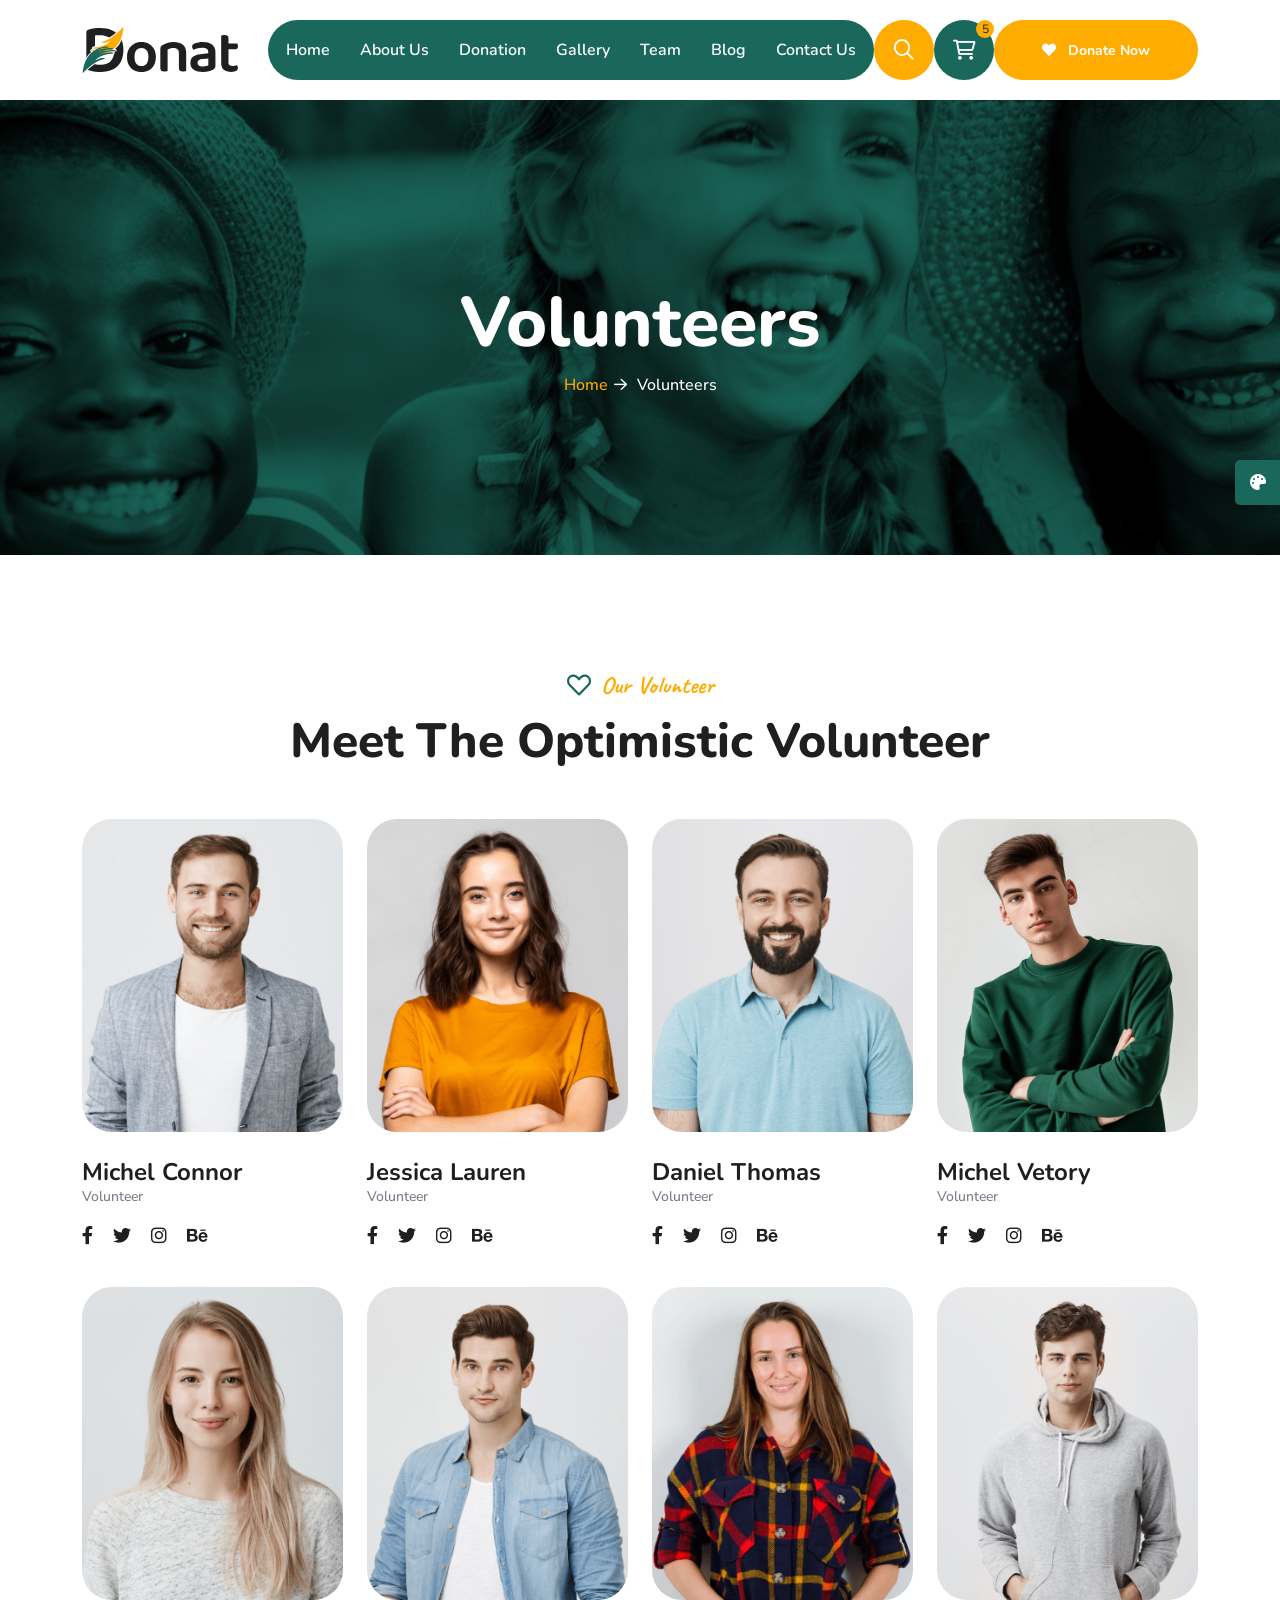
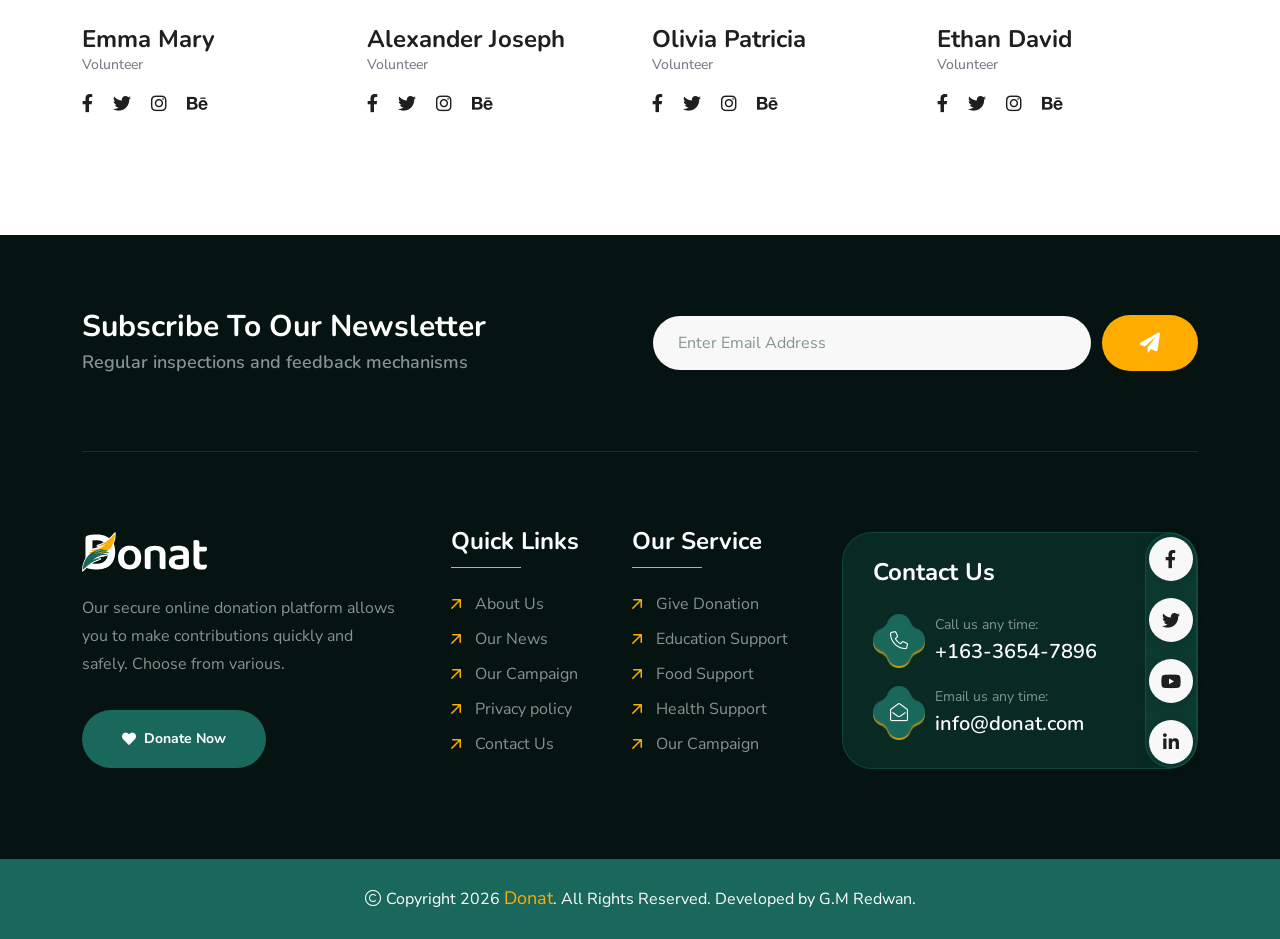
<file: team.html>
<!doctype html>
<html class="no-js" lang="zxx" dir="ltr">

<head>
    <meta charset="utf-8">
    <meta http-equiv="x-ua-compatible" content="ie=edge">
    <title>Donat Charity & Donation</title>
    <meta name="author" content="Donat">
    <meta name="description" content="Donat - Charity & Donation HTML Template">
    <meta name="keywords" content="Donat - Charity & Donation HTML Template">
    <meta name="robots" content="INDEX,FOLLOW">

    <!-- Mobile Specific Metas -->
    <meta name="viewport" content="width=device-width, initial-scale=1, shrink-to-fit=no">

    <!-- Favicons - Place favicon.ico in the root directory -->
    <link rel="apple-touch-icon" sizes="57x57" href="assets/img/favicons/apple-icon-57x57.png">
    <link rel="apple-touch-icon" sizes="60x60" href="assets/img/favicons/apple-icon-60x60.png">
    <link rel="apple-touch-icon" sizes="72x72" href="assets/img/favicons/apple-icon-72x72.png">
    <link rel="apple-touch-icon" sizes="76x76" href="assets/img/favicons/apple-icon-76x76.png">
    <link rel="apple-touch-icon" sizes="114x114" href="assets/img/favicons/apple-icon-114x114.png">
    <link rel="apple-touch-icon" sizes="120x120" href="assets/img/favicons/apple-icon-120x120.png">
    <link rel="apple-touch-icon" sizes="144x144" href="assets/img/favicons/apple-icon-144x144.png">
    <link rel="apple-touch-icon" sizes="152x152" href="assets/img/favicons/apple-icon-152x152.png">
    <link rel="apple-touch-icon" sizes="180x180" href="assets/img/favicons/apple-icon-180x180.png">
    <link rel="icon" type="image/png" sizes="192x192" href="assets/img/favicons/android-icon-192x192.png">
    <link rel="icon" type="image/png" sizes="32x32" href="assets/img/favicons/favicon-32x32.png">
    <link rel="icon" type="image/png" sizes="96x96" href="assets/img/favicons/favicon-96x96.png">
    <link rel="icon" type="image/png" sizes="16x16" href="assets/img/favicons/favicon-16x16.png">
    <link rel="manifest" href="assets/img/favicons/manifest.json">
    <meta name="msapplication-TileColor" content="#ffffff">
    <meta name="msapplication-TileImage" content="assets/img/favicons/ms-icon-144x144.png">
    <meta name="theme-color" content="#ffffff">

    <!--==============================
	  Google Fonts
	============================== -->
    <link rel="preconnect" href="https://fonts.googleapis.com/">
    <link rel="preconnect" href="https://fonts.gstatic.com/" crossorigin>
    <link href="https://fonts.googleapis.com/css2?family=Caveat:wght@400..700&amp;family=Nunito+Sans:ital,opsz,wght@0,6..12,200..1000;1,6..12,200..1000&amp;family=Nunito:ital,wght@0,200..1000;1,200..1000&amp;display=swap" rel="stylesheet">

    <!--==============================
	    All CSS File
	============================== -->
    <!-- Bootstrap -->
    <link rel="stylesheet" href="assets/css/bootstrap.min.css">
    <!-- Fontawesome Icon -->
    <link rel="stylesheet" href="assets/css/fontawesome.min.css">
    <!-- Magnific Popup -->
    <link rel="stylesheet" href="assets/css/magnific-popup.min.css">
    <!-- Swiper Js -->
    <link rel="stylesheet" href="assets/css/swiper-bundle.min.css">
    <!-- Theme Custom CSS -->
    <link rel="stylesheet" href="assets/css/style.css">

</head>

<body>

    <!--[if lte IE 9]>
    	<p class="browserupgrade">You are using an <strong>outdated</strong> browser. Please <a href="https://browsehappy.com/">upgrade your browser</a> to improve your experience and security.</p>
  	<![endif]-->


    <!--********************************
   		Code Start From Here 
	******************************** -->

    <!--==============================
     Preloader
  ==============================-->
    <div class="preloader ">
        <button class="th-btn style2 preloaderCls">Cancel Preloader </button>
        <div class="preloader-inner">
            <span class="loader">
                Donat
                <span class="loading-text">Donat</span>
            </span>
        </div>
    </div>
    <!--==============================
    Sidemenu
============================== -->
    <div class="sidemenu-wrapper sidemenu-cart ">
        <div class="sidemenu-content">
            <button class="closeButton sideMenuCls"><i class="far fa-times"></i></button>
            <div class="widget woocommerce widget_shopping_cart">
                <h3 class="widget_title">Shopping cart</h3>
                <div class="widget_shopping_cart_content">
                    <ul class="woocommerce-mini-cart cart_list product_list_widget ">
                        <li class="woocommerce-mini-cart-item mini_cart_item">
                            <a href="#" class="remove remove_from_cart_button"><i class="far fa-times"></i></a>
                            <a href="#"><img src="assets/img/product/product_thumb_1_1.png" alt="Cart Image">Books</a>
                            <span class="quantity">1 ×
                                <span class="woocommerce-Price-amount amount">
                                    <span class="woocommerce-Price-currencySymbol">$</span>940.00</span>
                            </span>
                        </li>
                        <li class="woocommerce-mini-cart-item mini_cart_item">
                            <a href="#" class="remove remove_from_cart_button"><i class="far fa-times"></i></a>
                            <a href="#"><img src="assets/img/product/product_thumb_1_2.png" alt="Cart Image">Medicine</a>
                            <span class="quantity">1 ×
                                <span class="woocommerce-Price-amount amount">
                                    <span class="woocommerce-Price-currencySymbol">$</span>899.00</span>
                            </span>
                        </li>
                        <li class="woocommerce-mini-cart-item mini_cart_item">
                            <a href="#" class="remove remove_from_cart_button"><i class="far fa-times"></i></a>
                            <a href="#"><img src="assets/img/product/product_thumb_1_3.png" alt="Cart Image">Dress</a>
                            <span class="quantity">1 ×
                                <span class="woocommerce-Price-amount amount">
                                    <span class="woocommerce-Price-currencySymbol">$</span>756.00</span>
                            </span>
                        </li>
                        <li class="woocommerce-mini-cart-item mini_cart_item">
                            <a href="#" class="remove remove_from_cart_button"><i class="far fa-times"></i></a>
                            <a href="#"><img src="assets/img/product/product_thumb_1_4.png" alt="Cart Image">Chair</a>
                            <span class="quantity">1 ×
                                <span class="woocommerce-Price-amount amount">
                                    <span class="woocommerce-Price-currencySymbol">$</span>723.00</span>
                            </span>
                        </li>
                        <li class="woocommerce-mini-cart-item mini_cart_item">
                            <a href="#" class="remove remove_from_cart_button"><i class="far fa-times"></i></a>
                            <a href="#"><img src="assets/img/product/product_thumb_1_5.png" alt="Cart Image">Cloths</a>
                            <span class="quantity">1 ×
                                <span class="woocommerce-Price-amount amount">
                                    <span class="woocommerce-Price-currencySymbol">$</span>1080.00</span>
                            </span>
                        </li>
                    </ul>
                    <p class="woocommerce-mini-cart__total total">
                        <strong>Subtotal:</strong>
                        <span class="woocommerce-Price-amount amount">
                            <span class="woocommerce-Price-currencySymbol">$</span>4398.00</span>
                    </p>
                    <p class="woocommerce-mini-cart__buttons buttons">
                        <a href="cart.html" class="th-btn wc-forward">View cart</a>
                        <a href="checkout.html" class="th-btn checkout wc-forward">Checkout</a>
                    </p>
                </div>
            </div>
        </div>
    </div>
    <div class="popup-search-box d-none d-lg-block">
        <button class="searchClose"><i class="far fa-times"></i></button>
        <form action="#">
            <input type="text" placeholder="What are you looking for?">
            <button type="submit"><i class="fal fa-search"></i></button>
        </form>
    </div>
    <!--==============================
    Mobile Menu
  ============================== -->
    <div class="th-menu-wrapper">
        <div class="th-menu-area text-center">
            <button class="th-menu-toggle"><i class="fal fa-times"></i></button>
            <div class="mobile-logo">
                <a href="index.html"><img src="assets/img/logo.svg" alt="Donat"></a>
            </div>
            <div class="th-mobile-menu">
                <ul>
                    <li class="">
                        <a href="index.html">Home</a>
                    </li>
                    <li>
                        <a href="about.html">About Us</a>
                    </li>   
                    <li>
                        <a href="donation.html">Donation</a>
                    </li>
                    <li>
                        <a href="gallery.html">Gallery</a>
                    </li>
                     <li>
                        <a href="team.html">Team</a>
                    </li>
                    <li>
                        <a href="blog.html">Blog</a>
                    </li>
                    <li>
                        <a href="contact.html">Contact Us</a>
                    </li>
                </ul>
            </div>
        </div>
    </div>
    <div class="color-scheme-wrap active">
        <button class="switchIcon"><i class="fa-solid fa-palette"></i></button>
        <h3 class="color-scheme-wrap-title text-center">Color Switcher</h3>
        <h4 class="color-scheme-wrap-subtitle text-center">Theme Color</h4>
        <div class="color-switch-btns">
            <button data-color="#1A685B"><i class="fa-solid fa-droplet"></i></button>
            <button data-color="#f34e3a"><i class="fa-solid fa-droplet"></i></button>
            <button data-color="#FF4857"><i class="fa-solid fa-droplet"></i></button>
            <button data-color="#3843C1"><i class="fa-solid fa-droplet"></i></button>
            <button data-color="#FF7E02"><i class="fa-solid fa-droplet"></i></button>
        </div>
        <h4 class="color-scheme-wrap-subtitle mt-20 text-center">Secondary Color</h4>
        <div class="secondary-color-switch-btns">
            <button data-secondary-color="#FFAC00"><i class="fa-solid fa-droplet"></i></button>
            <button data-secondary-color="#F41E1E"><i class="fa-solid fa-droplet"></i></button>
            <button data-secondary-color="#f34e3a"><i class="fa-solid fa-droplet"></i></button>
            <button data-secondary-color="#FF4857"><i class="fa-solid fa-droplet"></i></button>
            <button data-secondary-color="#3843C1"><i class="fa-solid fa-droplet"></i></button>
        </div>
    </div>
    <!--==============================
    Header Area
==============================-->
    <header class="th-header header-layout1">
        <div class="sticky-wrapper">
            <!-- Main Menu Area -->
            <div class="container">
                <div class="menu-area">
                    <div class="header-logo">
                        <a href="index.html"><img src="assets/img/logo.svg" alt="Donat"></a>
                    </div>
                    <div class="menu-area-wrap">
                        <nav class="main-menu d-none d-lg-block">
                            <ul>
                                <li class="">
                                    <a href="index.html">Home</a>
                                </li>
                                <li>
                                    <a href="about.html">About Us</a>
                                </li>   
                                <li>
                                    <a href="donation.html">Donation</a>
                                </li>
                                <li>
                                    <a href="gallery.html">Gallery</a>
                                </li>
                                <li>
                                    <a href="team.html">Team</a>
                                </li>
                                <li>
                                    <a href="blog.html">Blog</a>
                                </li>
                                <li>
                                    <a href="contact.html">Contact Us</a>
                                </li>
                            </ul>
                        </nav>
                        <p class="header-notice"><img class="me-1" src="assets/img/icon/heart-icon.svg" alt="img">Are you ready to help them? Let’s become a volunteers...</p>
                    </div>
                    <div class="header-button">
                        <button type="button" class="icon-btn style2 searchBoxToggler d-lg-block d-none"><i class="far fa-search"></i></button>
                        <button type="button" class="icon-btn sideMenuToggler">
                            <span class="badge">5</span>
                            <i class="fa-regular fa-cart-shopping"></i>
                        </button>
                        <a href="contact.html" class="th-btn style3 d-xl-block d-none"><i class="fas fa-heart me-2"></i> Donate Now</a>
                        <button type="button" class="icon-btn th-menu-toggle d-lg-none"><i class="far fa-bars"></i></button>
                    </div>
                </div>
            </div>
        </div>
    </header>


    <!--==============================
    Breadcumb
============================== -->
    <div class="breadcumb-wrapper " data-bg-src="assets/img/bg/breadcumb-bg.jpg" data-overlay="theme">
        <div class="container">
            <div class="breadcumb-content">
                <h1 class="breadcumb-title">Volunteers</h1>
                <ul class="breadcumb-menu">
                    <li><a href="index.html">Home</a></li>
                    <li>Volunteers</li>
                </ul>
            </div>
        </div>
    </div><!--==============================
Team Area  
==============================-->
    <section class="space" id="team-sec">
        <div class="container">
            <div class="title-area text-center">
                <span class="sub-title after-none before-none"><i class="far fa-heart text-theme"></i> Our Volunteer</span>
                <h2 class="sec-title">Meet The Optimistic Volunteer</h2>
            </div>
            <div class="row gy-40">
                <!-- Single Item -->
                <div class="col-lg-3 col-md-6">
                    <div class="th-team team-card3">
                        <div class="team-img">
                            <img src="assets/img/team/team_3_1.png" alt="Team">
                        </div>
                        <div class="team-card-content">
                            <h3 class="box-title"><a href="team-details.html">Michel Connor</a></h3>
                            <span class="team-desig">Volunteer</span>
                            <div class="th-social style2">
                                <a target="_blank" href="https://facebook.com/"><i class="fab fa-facebook-f"></i></a>
                                <a target="_blank" href="https://twitter.com/"><i class="fab fa-twitter"></i></a>
                                <a target="_blank" href="https://instagram.com/"><i class="fab fa-instagram"></i></a>
                                <a target="_blank" href="https://behance.com/"><i class="fab fa-behance"></i></a>
                            </div>
                        </div>
                    </div>
                </div>

                <!-- Single Item -->
                <div class="col-lg-3 col-md-6">
                    <div class="th-team team-card3">
                        <div class="team-img">
                            <img src="assets/img/team/team_3_2.png" alt="Team">
                        </div>
                        <div class="team-card-content">
                            <h3 class="box-title"><a href="team-details.html">Jessica Lauren</a></h3>
                            <span class="team-desig">Volunteer</span>
                            <div class="th-social style2">
                                <a target="_blank" href="https://facebook.com/"><i class="fab fa-facebook-f"></i></a>
                                <a target="_blank" href="https://twitter.com/"><i class="fab fa-twitter"></i></a>
                                <a target="_blank" href="https://instagram.com/"><i class="fab fa-instagram"></i></a>
                                <a target="_blank" href="https://behance.com/"><i class="fab fa-behance"></i></a>
                            </div>
                        </div>
                    </div>
                </div>

                <!-- Single Item -->
                <div class="col-lg-3 col-md-6">
                    <div class="th-team team-card3">
                        <div class="team-img">
                            <img src="assets/img/team/team_3_3.png" alt="Team">
                        </div>
                        <div class="team-card-content">
                            <h3 class="box-title"><a href="team-details.html">Daniel Thomas</a></h3>
                            <span class="team-desig">Volunteer</span>
                            <div class="th-social style2">
                                <a target="_blank" href="https://facebook.com/"><i class="fab fa-facebook-f"></i></a>
                                <a target="_blank" href="https://twitter.com/"><i class="fab fa-twitter"></i></a>
                                <a target="_blank" href="https://instagram.com/"><i class="fab fa-instagram"></i></a>
                                <a target="_blank" href="https://behance.com/"><i class="fab fa-behance"></i></a>
                            </div>
                        </div>
                    </div>
                </div>

                <!-- Single Item -->
                <div class="col-lg-3 col-md-6">
                    <div class="th-team team-card3">
                        <div class="team-img">
                            <img src="assets/img/team/team_3_4.png" alt="Team">
                        </div>
                        <div class="team-card-content">
                            <h3 class="box-title"><a href="team-details.html">Michel Vetory</a></h3>
                            <span class="team-desig">Volunteer</span>
                            <div class="th-social style2">
                                <a target="_blank" href="https://facebook.com/"><i class="fab fa-facebook-f"></i></a>
                                <a target="_blank" href="https://twitter.com/"><i class="fab fa-twitter"></i></a>
                                <a target="_blank" href="https://instagram.com/"><i class="fab fa-instagram"></i></a>
                                <a target="_blank" href="https://behance.com/"><i class="fab fa-behance"></i></a>
                            </div>
                        </div>
                    </div>
                </div>

                <!-- Single Item -->
                <div class="col-lg-3 col-md-6">
                    <div class="th-team team-card3">
                        <div class="team-img">
                            <img src="assets/img/team/team_3_5.png" alt="Team">
                        </div>
                        <div class="team-card-content">
                            <h3 class="box-title"><a href="team-details.html">Emma Mary</a></h3>
                            <span class="team-desig">Volunteer</span>
                            <div class="th-social style2">
                                <a target="_blank" href="https://facebook.com/"><i class="fab fa-facebook-f"></i></a>
                                <a target="_blank" href="https://twitter.com/"><i class="fab fa-twitter"></i></a>
                                <a target="_blank" href="https://instagram.com/"><i class="fab fa-instagram"></i></a>
                                <a target="_blank" href="https://behance.com/"><i class="fab fa-behance"></i></a>
                            </div>
                        </div>
                    </div>
                </div>

                <!-- Single Item -->
                <div class="col-lg-3 col-md-6">
                    <div class="th-team team-card3">
                        <div class="team-img">
                            <img src="assets/img/team/team_3_6.png" alt="Team">
                        </div>
                        <div class="team-card-content">
                            <h3 class="box-title"><a href="team-details.html">Alexander Joseph</a></h3>
                            <span class="team-desig">Volunteer</span>
                            <div class="th-social style2">
                                <a target="_blank" href="https://facebook.com/"><i class="fab fa-facebook-f"></i></a>
                                <a target="_blank" href="https://twitter.com/"><i class="fab fa-twitter"></i></a>
                                <a target="_blank" href="https://instagram.com/"><i class="fab fa-instagram"></i></a>
                                <a target="_blank" href="https://behance.com/"><i class="fab fa-behance"></i></a>
                            </div>
                        </div>
                    </div>
                </div>

                <!-- Single Item -->
                <div class="col-lg-3 col-md-6">
                    <div class="th-team team-card3">
                        <div class="team-img">
                            <img src="assets/img/team/team_3_7.png" alt="Team">
                        </div>
                        <div class="team-card-content">
                            <h3 class="box-title"><a href="team-details.html">Olivia Patricia</a></h3>
                            <span class="team-desig">Volunteer</span>
                            <div class="th-social style2">
                                <a target="_blank" href="https://facebook.com/"><i class="fab fa-facebook-f"></i></a>
                                <a target="_blank" href="https://twitter.com/"><i class="fab fa-twitter"></i></a>
                                <a target="_blank" href="https://instagram.com/"><i class="fab fa-instagram"></i></a>
                                <a target="_blank" href="https://behance.com/"><i class="fab fa-behance"></i></a>
                            </div>
                        </div>
                    </div>
                </div>

                <!-- Single Item -->
                <div class="col-lg-3 col-md-6">
                    <div class="th-team team-card3">
                        <div class="team-img">
                            <img src="assets/img/team/team_3_8.png" alt="Team">
                        </div>
                        <div class="team-card-content">
                            <h3 class="box-title"><a href="team-details.html">Ethan David</a></h3>
                            <span class="team-desig">Volunteer</span>
                            <div class="th-social style2">
                                <a target="_blank" href="https://facebook.com/"><i class="fab fa-facebook-f"></i></a>
                                <a target="_blank" href="https://twitter.com/"><i class="fab fa-twitter"></i></a>
                                <a target="_blank" href="https://instagram.com/"><i class="fab fa-instagram"></i></a>
                                <a target="_blank" href="https://behance.com/"><i class="fab fa-behance"></i></a>
                            </div>
                        </div>
                    </div>
                </div>

            </div>
        </div>
    </section>


    <!--==============================
	Footer Area
==============================-->
    <footer class="footer-wrapper footer-default" data-bg-src="assets/img/bg/footer-default-bg-mask.png">
        <div class="footer-bg-shape2 shape-mockup jump" data-top="20%" data-right="0">
            <img src="assets/img/shape/footer-bg-shape3.png" alt="img">
        </div>
        <div class="footer-bg-shape3 shape-mockup d-none" data-bottom="0" data-right="0">
            <img src="assets/img/shape/footer-bg-shape2.png" alt="img">
        </div>
        <div class="footer-top">
            <div class="container">
                <div class="subscribe-box">
                    <div class="row gy-40 align-items-center justify-content-center">
                        <div class="col-xl-6">
                            <h4 class="subscribe-box_title">Subscribe to Our Newsletter</h4>
                            <p class="subscribe-box_text">Regular inspections and feedback mechanisms</p>
                        </div>
                        <div class="col-xl-6 col-lg-8">
                            <form class="newsletter-form">
                                <div class="form-group">
                                    <input class="form-control" type="email" placeholder="Enter Email Address" required="">
                                </div>
                                <button type="submit" class="th-btn style3"><i class="fas fa-paper-plane"></i></button>
                            </form>
                        </div>
                    </div>
                </div>
            </div>
        </div>
        <div class="widget-area">
            <div class="container">
                <div class="row justify-content-between">
                    <div class="col-md-6 col-xl-auto">
                        <div class="widget footer-widget">
                            <div class="th-widget-about">
                                <div class="about-logo">
                                    <a href="index.html"><img src="assets/img/logo-white.svg" alt="Donat"></a>
                                </div>
                                <p class="about-text"> Our secure online donation platform allows you to make contributions quickly and safely. Choose from various.</p>
                                <a href="contact.html" class="th-btn"><i class="fas fa-heart me-2"></i> Donate Now</a>
                            </div>
                        </div>
                    </div>
                    <div class="col-sm-6 col-xl-auto">
                        <div class="widget widget_nav_menu footer-widget">
                            <h3 class="widget_title">Quick Links</h3>
                            <div class="menu-all-pages-container">
                                <ul class="menu">
                                    <li><a href="about.html">About Us</a></li>
                                    <li><a href="blog.html">Our News</a></li>
                                    <li><a href="about.html">Our Campaign</a></li>
                                    <li><a href="contact.html">Privacy policy</a></li>
                                    <li><a href="contact.html">Contact Us</a></li>
                                </ul>
                            </div>
                        </div>
                    </div>
                    <div class="col-sm-6 col-xl-auto">
                        <div class="widget widget_nav_menu footer-widget">
                            <h3 class="widget_title">Our Service</h3>
                            <div class="menu-all-pages-container">
                                <ul class="menu">
                                    <li><a href="donate-now.html">Give Donation</a></li>
                                    <li><a href="faq.html">Education Support</a></li>
                                    <li><a href="faq.html">Food Support</a></li>
                                    <li><a href="faq.html">Health Support</a></li>
                                    <li><a href="gallery.html">Our Campaign </a></li>
                                </ul>
                            </div>
                        </div>
                    </div>
                    <div class="col-md-6 col-xl-auto">
                        <div class="widget footer-widget">
                            <div class="th-widget-contact">
                                <h3 class="widget_title">Contact Us</h3>
                                <div class="info-card">
                                    <div class="box-icon">
                                        <i class="fal fa-phone"></i>
                                        <div class="bg-shape1" data-mask-src="assets/img/shape/info_card_icon_bg_shape_1_1.png"></div>
                                        <div class="bg-shape2" data-mask-src="assets/img/shape/info_card_icon_bg_shape_1_1.png"></div>
                                    </div>
                                    <div class="box-content">
                                        <p class="box-text">Call us any time:</p>
                                        <h4 class="box-title"><a href="tel:16336547896">+163-3654-7896</a></h4>
                                    </div>
                                </div>
                                <div class="info-card">
                                    <div class="box-icon">
                                        <i class="fal fa-envelope-open"></i>
                                        <div class="bg-shape1" data-mask-src="assets/img/shape/info_card_icon_bg_shape_1_1.png"></div>
                                        <div class="bg-shape2" data-mask-src="assets/img/shape/info_card_icon_bg_shape_1_1.png"></div>
                                    </div>
                                    <div class="box-content">
                                        <p class="box-text">Email us any time:</p>
                                        <h4 class="box-title"><a href="mailto:info@donat.com">info@donat.com</a></h4>
                                    </div>
                                </div>
                                <div class="th-social style2">
                                    <a href="https://www.facebook.com/"><i class="fab fa-facebook-f"></i></a>
                                    <a href="https://www.twitter.com/"><i class="fab fa-twitter"></i></a>
                                    <a href="https://www.youtube.com/"><i class="fab fa-youtube"></i></a>
                                    <a href="https://www.linkedin.com/"><i class="fab fa-linkedin-in"></i></a>
                                </div>
                            </div>
                        </div>
                    </div>
                </div>
            </div>
        </div>
        <div class="copyright-wrap">
            <div class="container">
                <div class="row justify-content-center gy-3 align-items-center">
                    <div class="col-lg-12">
                        <p class="copyright-text text-center">
                            <i class="fal fa-copyright"></i> Copyright 2026 <a href="index.html">Donat</a>. All Rights Reserved.  Developed by G.M Redwan.
                        </p>
                    </div>
                </div>
            </div>
        </div>
    </footer>

    <!--********************************
			Code End  Here 
	******************************** -->

    <!-- Scroll To Top -->
    <div class="scroll-top">
        <svg class="progress-circle svg-content" width="100%" height="100%" viewBox="-1 -1 102 102">
            <path d="M50,1 a49,49 0 0,1 0,98 a49,49 0 0,1 0,-98" style="transition: stroke-dashoffset 10ms linear 0s; stroke-dasharray: 307.919, 307.919; stroke-dashoffset: 307.919;"></path>
        </svg>
    </div>

    <!--==============================
    All Js File
============================== -->
    <!-- Jquery -->
    <script src="assets/js/vendor/jquery-3.7.1.min.js"></script>
    <!-- Swiper Js -->
    <script src="assets/js/swiper-bundle.min.js"></script>
    <!-- Bootstrap -->
    <script src="assets/js/bootstrap.min.js"></script>
    <!-- Magnific Popup -->
    <script src="assets/js/jquery.magnific-popup.min.js"></script>
    <!-- Counter Up -->
    <script src="assets/js/jquery.counterup.min.js"></script>
    <!-- Range Slider -->
    <script src="assets/js/jquery-ui.min.js"></script>
    <!-- Isotope Filter -->
    <script src="assets/js/imagesloaded.pkgd.min.js"></script>
    <script src="assets/js/isotope.pkgd.min.js"></script>

    <!-- Main Js File -->
    <script src="assets/js/main.js"></script>
</body>

</html>
</file>
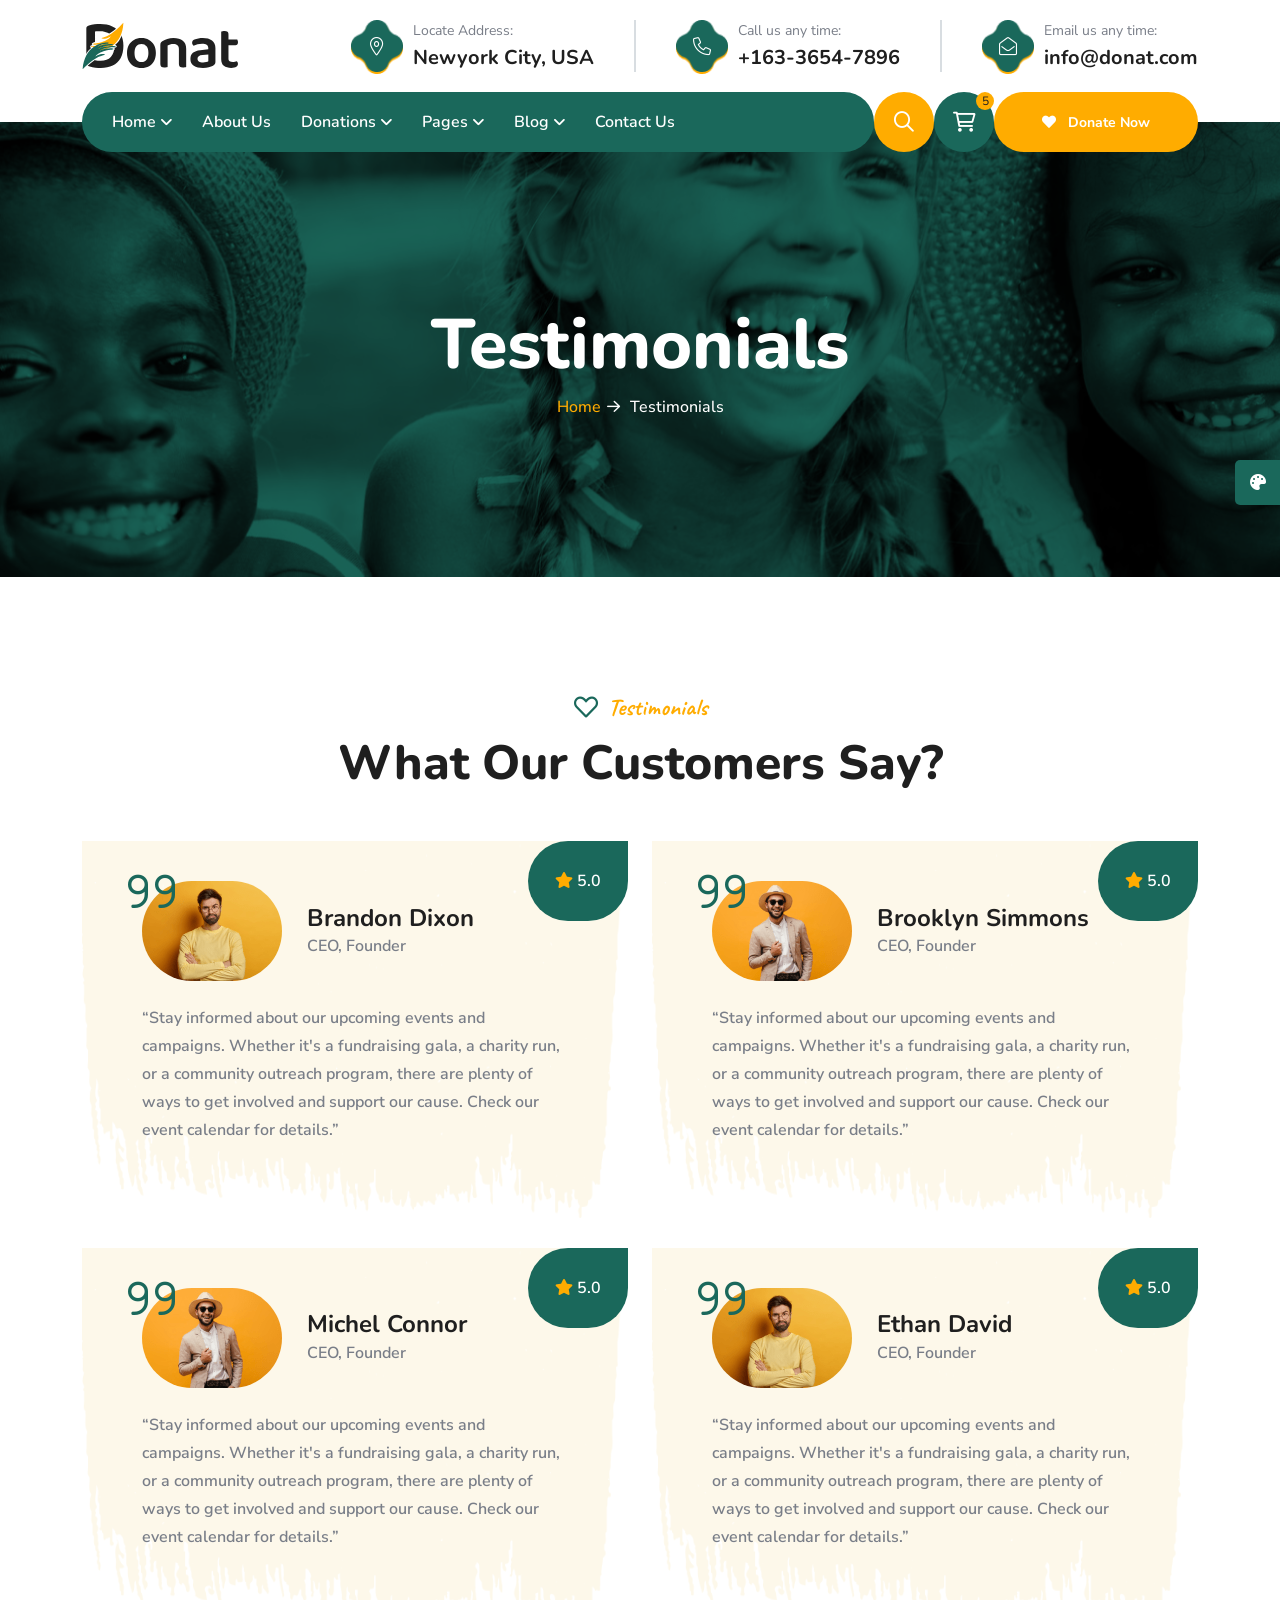
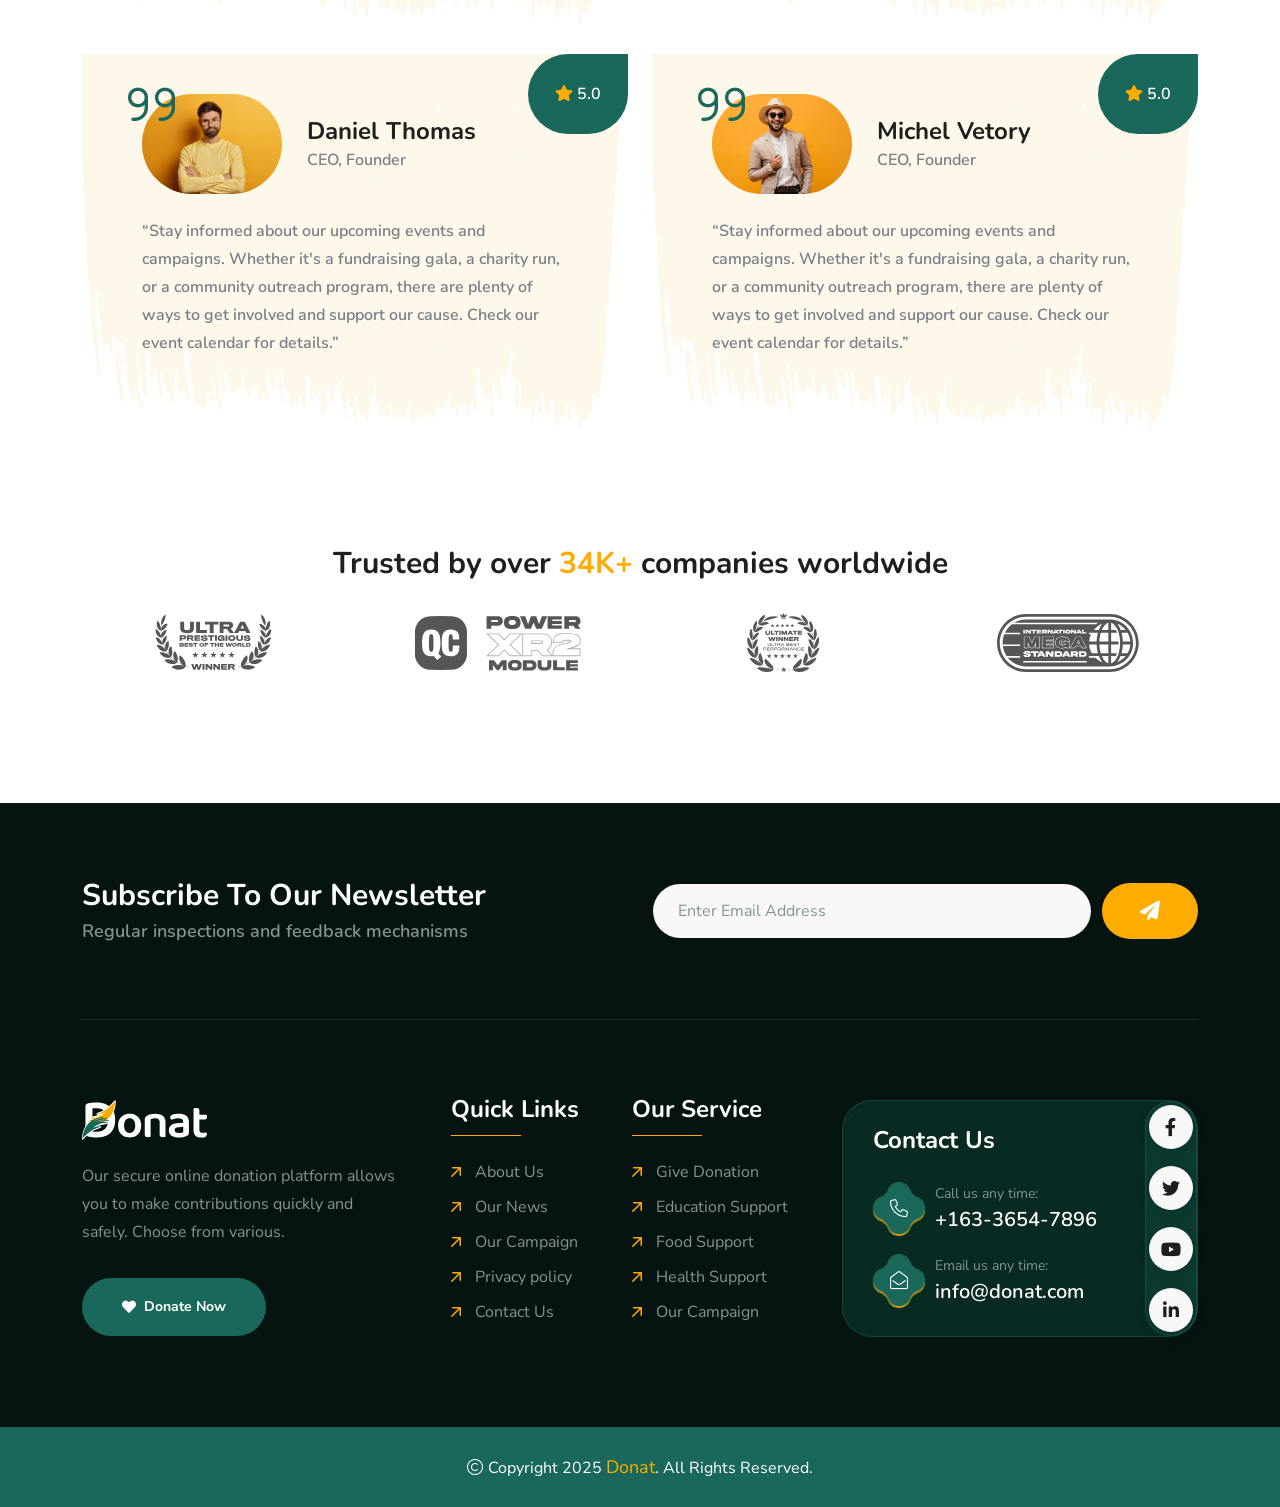
<file: testimonial.html>
<!doctype html>
<html class="no-js" lang="zxx" dir="ltr">

<head>
    <meta charset="utf-8">
    <meta http-equiv="x-ua-compatible" content="ie=edge">
    <title>Donat Charity & Donation</title>
    <meta name="author" content="Donat">
    <meta name="description" content="Donat - Charity & Donation HTML Template">
    <meta name="keywords" content="Donat - Charity & Donation HTML Template">
    <meta name="robots" content="INDEX,FOLLOW">

    <!-- Mobile Specific Metas -->
    <meta name="viewport" content="width=device-width, initial-scale=1, shrink-to-fit=no">

    <!-- Favicons - Place favicon.ico in the root directory -->
    <link rel="apple-touch-icon" sizes="57x57" href="assets/img/favicons/apple-icon-57x57.png">
    <link rel="apple-touch-icon" sizes="60x60" href="assets/img/favicons/apple-icon-60x60.png">
    <link rel="apple-touch-icon" sizes="72x72" href="assets/img/favicons/apple-icon-72x72.png">
    <link rel="apple-touch-icon" sizes="76x76" href="assets/img/favicons/apple-icon-76x76.png">
    <link rel="apple-touch-icon" sizes="114x114" href="assets/img/favicons/apple-icon-114x114.png">
    <link rel="apple-touch-icon" sizes="120x120" href="assets/img/favicons/apple-icon-120x120.png">
    <link rel="apple-touch-icon" sizes="144x144" href="assets/img/favicons/apple-icon-144x144.png">
    <link rel="apple-touch-icon" sizes="152x152" href="assets/img/favicons/apple-icon-152x152.png">
    <link rel="apple-touch-icon" sizes="180x180" href="assets/img/favicons/apple-icon-180x180.png">
    <link rel="icon" type="image/png" sizes="192x192" href="assets/img/favicons/android-icon-192x192.png">
    <link rel="icon" type="image/png" sizes="32x32" href="assets/img/favicons/favicon-32x32.png">
    <link rel="icon" type="image/png" sizes="96x96" href="assets/img/favicons/favicon-96x96.png">
    <link rel="icon" type="image/png" sizes="16x16" href="assets/img/favicons/favicon-16x16.png">
    <link rel="manifest" href="assets/img/favicons/manifest.json">
    <meta name="msapplication-TileColor" content="#ffffff">
    <meta name="msapplication-TileImage" content="assets/img/favicons/ms-icon-144x144.png">
    <meta name="theme-color" content="#ffffff">

    <!--==============================
	  Google Fonts
	============================== -->
    <link rel="preconnect" href="https://fonts.googleapis.com/">
    <link rel="preconnect" href="https://fonts.gstatic.com/" crossorigin>
    <link href="https://fonts.googleapis.com/css2?family=Caveat:wght@400..700&amp;family=Nunito+Sans:ital,opsz,wght@0,6..12,200..1000;1,6..12,200..1000&amp;family=Nunito:ital,wght@0,200..1000;1,200..1000&amp;display=swap" rel="stylesheet">

    <!--==============================
	    All CSS File
	============================== -->
    <!-- Bootstrap -->
    <link rel="stylesheet" href="assets/css/bootstrap.min.css">
    <!-- Fontawesome Icon -->
    <link rel="stylesheet" href="assets/css/fontawesome.min.css">
    <!-- Magnific Popup -->
    <link rel="stylesheet" href="assets/css/magnific-popup.min.css">
    <!-- Swiper Js -->
    <link rel="stylesheet" href="assets/css/swiper-bundle.min.css">
    <!-- Theme Custom CSS -->
    <link rel="stylesheet" href="assets/css/style.css">

</head>

<body>

    <!--[if lte IE 9]>
    	<p class="browserupgrade">You are using an <strong>outdated</strong> browser. Please <a href="https://browsehappy.com/">upgrade your browser</a> to improve your experience and security.</p>
  	<![endif]-->


    <!--********************************
   		Code Start From Here 
	******************************** -->

    <!--==============================
     Preloader
  ==============================-->
    <div class="preloader ">
        <button class="th-btn style2 preloaderCls">Cancel Preloader </button>
        <div class="preloader-inner">
            <span class="loader">
                Donat
                <span class="loading-text">Donat</span>
            </span>
        </div>
    </div><!--==============================
    Sidemenu
============================== -->
    <div class="sidemenu-wrapper sidemenu-cart ">
        <div class="sidemenu-content">
            <button class="closeButton sideMenuCls"><i class="far fa-times"></i></button>
            <div class="widget woocommerce widget_shopping_cart">
                <h3 class="widget_title">Shopping cart</h3>
                <div class="widget_shopping_cart_content">
                    <ul class="woocommerce-mini-cart cart_list product_list_widget ">
                        <li class="woocommerce-mini-cart-item mini_cart_item">
                            <a href="#" class="remove remove_from_cart_button"><i class="far fa-times"></i></a>
                            <a href="#"><img src="assets/img/product/product_thumb_1_1.png" alt="Cart Image">Books</a>
                            <span class="quantity">1 ×
                                <span class="woocommerce-Price-amount amount">
                                    <span class="woocommerce-Price-currencySymbol">$</span>940.00</span>
                            </span>
                        </li>
                        <li class="woocommerce-mini-cart-item mini_cart_item">
                            <a href="#" class="remove remove_from_cart_button"><i class="far fa-times"></i></a>
                            <a href="#"><img src="assets/img/product/product_thumb_1_2.png" alt="Cart Image">Medicine</a>
                            <span class="quantity">1 ×
                                <span class="woocommerce-Price-amount amount">
                                    <span class="woocommerce-Price-currencySymbol">$</span>899.00</span>
                            </span>
                        </li>
                        <li class="woocommerce-mini-cart-item mini_cart_item">
                            <a href="#" class="remove remove_from_cart_button"><i class="far fa-times"></i></a>
                            <a href="#"><img src="assets/img/product/product_thumb_1_3.png" alt="Cart Image">Dress</a>
                            <span class="quantity">1 ×
                                <span class="woocommerce-Price-amount amount">
                                    <span class="woocommerce-Price-currencySymbol">$</span>756.00</span>
                            </span>
                        </li>
                        <li class="woocommerce-mini-cart-item mini_cart_item">
                            <a href="#" class="remove remove_from_cart_button"><i class="far fa-times"></i></a>
                            <a href="#"><img src="assets/img/product/product_thumb_1_4.png" alt="Cart Image">Chair</a>
                            <span class="quantity">1 ×
                                <span class="woocommerce-Price-amount amount">
                                    <span class="woocommerce-Price-currencySymbol">$</span>723.00</span>
                            </span>
                        </li>
                        <li class="woocommerce-mini-cart-item mini_cart_item">
                            <a href="#" class="remove remove_from_cart_button"><i class="far fa-times"></i></a>
                            <a href="#"><img src="assets/img/product/product_thumb_1_5.png" alt="Cart Image">Cloths</a>
                            <span class="quantity">1 ×
                                <span class="woocommerce-Price-amount amount">
                                    <span class="woocommerce-Price-currencySymbol">$</span>1080.00</span>
                            </span>
                        </li>
                    </ul>
                    <p class="woocommerce-mini-cart__total total">
                        <strong>Subtotal:</strong>
                        <span class="woocommerce-Price-amount amount">
                            <span class="woocommerce-Price-currencySymbol">$</span>4398.00</span>
                    </p>
                    <p class="woocommerce-mini-cart__buttons buttons">
                        <a href="cart.html" class="th-btn wc-forward">View cart</a>
                        <a href="checkout.html" class="th-btn checkout wc-forward">Checkout</a>
                    </p>
                </div>
            </div>
        </div>
    </div>
    <div class="popup-search-box d-none d-lg-block">
        <button class="searchClose"><i class="far fa-times"></i></button>
        <form action="#">
            <input type="text" placeholder="What are you looking for?">
            <button type="submit"><i class="fal fa-search"></i></button>
        </form>
    </div><!--==============================
    Mobile Menu
  ============================== -->
    <div class="th-menu-wrapper">
        <div class="th-menu-area text-center">
            <button class="th-menu-toggle"><i class="fal fa-times"></i></button>
            <div class="mobile-logo">
                <a href="index.html"><img src="assets/img/logo.svg" alt="Donat"></a>
            </div>
            <div class="th-mobile-menu">
                <ul>
                    <li class="menu-item-has-children">
                        <a href="index.html">Home</a>
                        <ul class="sub-menu">
                            <li class="menu-item-has-children">
                                <a href="#">Multipage</a>
                                <ul class="sub-menu">
                                    <li><a href="index.html">Home One</a></li>
                                    <li><a href="home-2.html">Home Two</a></li>
                                    <li><a href="home-3.html">Home Three</a></li>
                                    <li><a href="home-4.html">Home Four</a></li>
                                    <li><a href="home-5.html">Home Five</a></li>
                                </ul>
                            </li>
                            <li class="menu-item-has-children">
                                <a href="#">Onepage</a>
                                <ul class="sub-menu">
                                    <li><a href="home-1-op.html">Home One</a></li>
                                    <li><a href="home-2-op.html">Home Two</a></li>
                                    <li><a href="home-3-op.html">Home Three</a></li>
                                    <li><a href="home-4-op.html">Home Four</a></li>
                                    <li><a href="home-5-op.html">Home Five</a></li>
                                </ul>
                            </li>
                            <li class="menu-item-has-children">
                                <a href="#">RTL</a>
                                <ul class="sub-menu">
                                    <li><a href="home-1-rtl.html">Home One</a></li>
                                    <li><a href="home-2-rtl.html">Home Two</a></li>
                                    <li><a href="home-3-rtl.html">Home Three</a></li>
                                    <li><a href="home-4-rtl.html">Home Four</a></li>
                                    <li><a href="home-5-rtl.html">Home Five</a></li>
                                </ul>
                            </li>
                        </ul>
                    </li>
                    <li><a href="about.html">About Us</a></li>
                    <li class="menu-item-has-children">
                        <a href="#">Donations</a>
                        <ul class="sub-menu">
                            <li><a href="donation.html">Donations</a></li>
                            <li><a href="donation-details.html">Donation Details</a></li>
                            <li><a href="donate-now.html">Donate Now</a></li>
                        </ul>
                    </li>
                    <li class="menu-item-has-children">
                        <a href="#">Pages</a>
                        <ul class="sub-menu">
                            <li class="menu-item-has-children">
                                <a href="#">Shop</a>
                                <ul class="sub-menu">
                                    <li><a href="shop.html">Shop</a></li>
                                    <li><a href="shop-details.html">Shop Details</a></li>
                                    <li><a href="cart.html">Cart Page</a></li>
                                    <li><a href="checkout.html">Checkout</a></li>
                                    <li><a href="wishlist.html">Wishlist</a></li>
                                </ul>
                            </li>
                            <li><a href="team.html">Volunteers</a></li>
                            <li><a href="team-details.html">Volunteer Details</a></li>
                            <li><a href="add-team.html">Become A Volunteer</a></li>
                            <li><a href="gallery.html">Gallery</a></li>
                            <li><a href="pricing.html">Pricing</a></li>
                            <li><a href="faq.html">FAQS</a></li>
                            <li><a href="testimonial.html">Testimonials</a></li>
                            <li><a href="error.html">Error Page</a></li>
                        </ul>
                    </li>
                    <li class="menu-item-has-children">
                        <a href="#">Blog</a>
                        <ul class="sub-menu">
                            <li><a href="blog.html">Blog</a></li>
                            <li><a href="blog-details.html">Blog Details</a></li>
                        </ul>
                    </li>
                    <li>
                        <a href="contact.html">Contact Us</a>
                    </li>
                </ul>
            </div>
        </div>
    </div>
    <div class="color-scheme-wrap active">
        <button class="switchIcon"><i class="fa-solid fa-palette"></i></button>
        <h3 class="color-scheme-wrap-title text-center">Color Switcher</h3>
        <h4 class="color-scheme-wrap-subtitle text-center">Theme Color</h4>
        <div class="color-switch-btns">
            <button data-color="#1A685B"><i class="fa-solid fa-droplet"></i></button>
            <button data-color="#f34e3a"><i class="fa-solid fa-droplet"></i></button>
            <button data-color="#FF4857"><i class="fa-solid fa-droplet"></i></button>
            <button data-color="#3843C1"><i class="fa-solid fa-droplet"></i></button>
            <button data-color="#FF7E02"><i class="fa-solid fa-droplet"></i></button>
        </div>
        <h4 class="color-scheme-wrap-subtitle mt-20 text-center">Secondary Color</h4>
        <div class="secondary-color-switch-btns">
            <button data-secondary-color="#FFAC00"><i class="fa-solid fa-droplet"></i></button>
            <button data-secondary-color="#F41E1E"><i class="fa-solid fa-droplet"></i></button>
            <button data-secondary-color="#f34e3a"><i class="fa-solid fa-droplet"></i></button>
            <button data-secondary-color="#FF4857"><i class="fa-solid fa-droplet"></i></button>
            <button data-secondary-color="#3843C1"><i class="fa-solid fa-droplet"></i></button>
        </div>
    </div><!--==============================
	Header Area
==============================-->
    <header class="th-header header-default">
        <div class="menu-top">
            <div class="container">
                <div class="row justify-content-center justify-content-lg-between align-items-center gy-2">
                    <div class="col-auto d-none d-lg-block">
                        <div class="header-logo">
                            <a href="index.html"><img src="assets/img/logo.svg" alt="Donat"></a>
                        </div>
                    </div>
                    <div class="col-auto d-none d-md-block">
                        <div class="info-card-wrap">
                            <div class="info-card">
                                <div class="box-icon">
                                    <i class="fal fa-map-marker-alt"></i>
                                    <div class="bg-shape1" data-mask-src="assets/img/shape/info_card_icon_bg_shape_1_1.png"></div>
                                    <div class="bg-shape2" data-mask-src="assets/img/shape/info_card_icon_bg_shape_1_1.png"></div>
                                </div>
                                <div class="box-content">
                                    <p class="box-text">Locate Address:</p>
                                    <h4 class="box-title"><a href="https://www.google.com/maps">Newyork City, USA</a></h4>
                                </div>
                            </div>
                            <div class="info-card">
                                <div class="box-icon">
                                    <i class="fal fa-phone"></i>
                                    <div class="bg-shape1" data-mask-src="assets/img/shape/info_card_icon_bg_shape_1_1.png"></div>
                                    <div class="bg-shape2" data-mask-src="assets/img/shape/info_card_icon_bg_shape_1_1.png"></div>
                                </div>
                                <div class="box-content">
                                    <p class="box-text">Call us any time:</p>
                                    <h4 class="box-title"><a href="tel:16336547896">+163-3654-7896</a></h4>
                                </div>
                            </div>
                            <div class="info-card">
                                <div class="box-icon">
                                    <i class="fal fa-envelope-open"></i>
                                    <div class="bg-shape1" data-mask-src="assets/img/shape/info_card_icon_bg_shape_1_1.png"></div>
                                    <div class="bg-shape2" data-mask-src="assets/img/shape/info_card_icon_bg_shape_1_1.png"></div>
                                </div>
                                <div class="box-content">
                                    <p class="box-text">Email us any time:</p>
                                    <h4 class="box-title"><a href="mailto:info@donat.com">info@donat.com</a></h4>
                                </div>
                            </div>
                        </div>
                    </div>
                    <div class="col-auto header-social-col">
                        <div class="th-social">
                            <a href="https://www.facebook.com/"><i class="fab fa-facebook-f"></i></a>
                            <a href="https://www.twitter.com/"><i class="fab fa-twitter"></i></a>
                            <a href="https://www.youtube.com/"><i class="fab fa-youtube"></i></a>
                            <a href="https://www.linkedin.com/"><i class="fab fa-linkedin-in"></i></a>
                        </div>
                    </div>
                </div>
            </div>
        </div>
        <div class="sticky-wrapper">
            <!-- Main Menu Area -->
            <div class="container">
                <div class="menu-area">
                    <div class="menu-area-wrap">
                        <div class="col-auto d-inline-block d-lg-none">
                            <div class="header-logo">
                                <a href="index.html"><img src="assets/img/logo-white.svg" alt="Donat"></a>
                            </div>
                        </div>
                        <nav class="main-menu d-none d-lg-block">
                            <ul>
                                <li class="menu-item-has-children">
                                    <a href="index.html">Home</a>
                                    <ul class="mega-menu mega-menu-content">
                                        <li>
                                            <div class="container">
                                                <div class="row gy-4">
                                                    <div class="col-lg-4">
                                                        <div class="mega-menu-box">
                                                            <div class="mega-menu-img">
                                                                <img src="assets/img/pages/index.jpg" alt="Home One">
                                                                <div class="btn-wrap">
                                                                    <a href="index.html" class="th-btn ">Multipage</a>
                                                                    <a href="home-1-op.html" class="th-btn ">Onepage</a>
                                                                    <a href="home-1-rtl.html" class="th-btn ">RTL</a>
                                                                </div>
                                                            </div>
                                                            <h3 class="mega-menu-title"><a href="index.html">Home One</a></h3>
                                                        </div>
                                                    </div>
                                                    <div class="col-lg-4">
                                                        <div class="mega-menu-box">
                                                            <div class="mega-menu-img">
                                                                <img src="assets/img/pages/home-2.jpg" alt="Home Two">
                                                                <div class="btn-wrap">
                                                                    <a href="home-2.html" class="th-btn ">Multipage</a>
                                                                    <a href="home-2-op.html" class="th-btn ">Onepage</a>
                                                                    <a href="home-2-rtl.html" class="th-btn ">RTL</a>
                                                                </div>
                                                            </div>
                                                            <h3 class="mega-menu-title"><a href="home-2.html">Home Two</a></h3>
                                                        </div>
                                                    </div>
                                                    <div class="col-lg-4">
                                                        <div class="mega-menu-box">
                                                            <div class="mega-menu-img">
                                                                <img src="assets/img/pages/home-3.jpg" alt="Home Three">
                                                                <div class="btn-wrap">
                                                                    <a href="home-3.html" class="th-btn ">Multipage</a>
                                                                    <a href="home-3-op.html" class="th-btn ">Onepage</a>
                                                                    <a href="home-3-rtl.html" class="th-btn ">RTL</a>
                                                                </div>
                                                            </div>
                                                            <h3 class="mega-menu-title"><a href="home-3.html">Home Three</a></h3>
                                                        </div>
                                                    </div>
                                                    <div class="col-lg-4">
                                                        <div class="mega-menu-box">
                                                            <div class="mega-menu-img">
                                                                <img src="assets/img/pages/home-4.jpg" alt="Home Four">
                                                                <div class="btn-wrap">
                                                                    <a href="home-4.html" class="th-btn ">Multipage</a>
                                                                    <a href="home-4-op.html" class="th-btn ">Onepage</a>
                                                                    <a href="home-4-rtl.html" class="th-btn ">RTL</a>
                                                                </div>
                                                            </div>
                                                            <h3 class="mega-menu-title"><a href="home-4.html">Home Four</a></h3>
                                                        </div>
                                                    </div>
                                                    <div class="col-lg-4">
                                                        <div class="mega-menu-box">
                                                            <div class="mega-menu-img">
                                                                <img src="assets/img/pages/home-5.jpg" alt="Home Five">
                                                                <div class="btn-wrap">
                                                                    <a href="home-5.html" class="th-btn ">Multipage</a>
                                                                    <a href="home-5-op.html" class="th-btn ">Onepage</a>
                                                                    <a href="home-5-rtl.html" class="th-btn ">RTL</a>
                                                                </div>
                                                            </div>
                                                            <h3 class="mega-menu-title"><a href="home-5.html">Home Five</a></h3>
                                                        </div>
                                                    </div>
                                                </div>
                                            </div>
                                        </li>
                                    </ul>
                                </li>
                                <li><a href="about.html">About Us</a></li>
                                <li class="menu-item-has-children">
                                    <a href="#">Donations</a>
                                    <ul class="sub-menu">
                                        <li><a href="donation.html">Donations</a></li>
                                        <li><a href="donation-details.html">Donation Details</a></li>
                                        <li><a href="donate-now.html">Donate Now</a></li>
                                    </ul>
                                </li>
                                <li class="menu-item-has-children">
                                    <a href="#">Pages</a>
                                    <ul class="sub-menu">
                                        <li class="menu-item-has-children">
                                            <a href="#">Shop</a>
                                            <ul class="sub-menu">
                                                <li><a href="shop.html">Shop</a></li>
                                                <li><a href="shop-details.html">Shop Details</a></li>
                                                <li><a href="cart.html">Cart Page</a></li>
                                                <li><a href="checkout.html">Checkout</a></li>
                                                <li><a href="wishlist.html">Wishlist</a></li>
                                            </ul>
                                        </li>
                                        <li><a href="team.html">Volunteers</a></li>
                                        <li><a href="team-details.html">Volunteer Details</a></li>
                                        <li><a href="add-team.html">Become A Volunteer</a></li>
                                        <li><a href="gallery.html">Gallery</a></li>
                                        <li><a href="pricing.html">Pricing</a></li>
                                        <li><a href="faq.html">FAQS</a></li>
                                        <li><a href="testimonial.html">Testimonials</a></li>
                                        <li><a href="error.html">Error Page</a></li>
                                    </ul>
                                </li>
                                <li class="menu-item-has-children">
                                    <a href="#">Blog</a>
                                    <ul class="sub-menu">
                                        <li><a href="blog.html">Blog</a></li>
                                        <li><a href="blog-details.html">Blog Details</a></li>
                                    </ul>
                                </li>
                                <li>
                                    <a href="contact.html">Contact Us</a>
                                </li>
                            </ul>
                        </nav>
                        <p class="header-notice"><img class="me-1" src="assets/img/icon/heart-icon.svg" alt="img">Are you ready to help them? Let’s become a volunteers...</p>
                    </div>
                    <div class="header-button">
                        <button type="button" class="icon-btn style2 searchBoxToggler d-lg-block d-none"><i class="far fa-search"></i></button>
                        <button type="button" class="icon-btn sideMenuToggler">
                            <span class="badge">5</span>
                            <i class="fa-regular fa-cart-shopping"></i>
                        </button>
                        <a href="contact.html" class="th-btn style3 d-lg-block d-none"><i class="fas fa-heart me-2"></i> Donate Now</a>
                        <button type="button" class="icon-btn th-menu-toggle d-lg-none"><i class="far fa-bars"></i></button>
                    </div>
                </div>
            </div>
        </div>
    </header>


    <!--==============================
    Breadcumb
============================== -->
    <div class="breadcumb-wrapper " data-bg-src="assets/img/bg/breadcumb-bg.jpg" data-overlay="theme">
        <div class="container">
            <div class="breadcumb-content">
                <h1 class="breadcumb-title">Testimonials</h1>
                <ul class="breadcumb-menu">
                    <li><a href="index.html">Home</a></li>
                    <li>Testimonials</li>
                </ul>
            </div>
        </div>
    </div>
    <!--==============================
Testimonial Area  
==============================-->
    <section class="overflow-hidden space">
        <div class="container">
            <div class="title-area text-center">
                <span class="sub-title after-none before-none"><i class="far fa-heart text-theme"></i>Testimonials</span>
                <h2 class="sec-title">What Our Customers Say?</h2>
            </div>
            <div class="row gy-30">
                <div class="col-lg-6">
                    <div class="testi-card3">
                        <div class="testi-card-shape" data-mask-src="assets/img/shape/testi-card-bg-shape3-1.png"></div>
                        <div class="testi-card_review">
                            <i class="fas fa-star"></i>
                            5.0
                        </div>
                        <div class="testi-card_profile">
                            <div class="box-thumb">
                                <img src="assets/img/testimonial/testi_3_1.png" alt="img">
                                <div class="quote-icon">
                                    <i class="fal fa-quote-right"></i>
                                </div>
                            </div>
                            <div class="media-left">
                                <h3 class="testi-card_name">Brandon Dixon</h3>
                                <span class="testi-card_desig">CEO, Founder</span>
                            </div>
                        </div>
                        <p class="testi-card_text">“Stay informed about our upcoming events and campaigns. Whether it's a fundraising gala, a charity run, or a community outreach program, there are plenty of ways to get involved and support our cause. Check our event calendar for details.”</p>
                    </div>
                </div>
                <div class="col-lg-6">
                    <div class="testi-card3">
                        <div class="testi-card-shape" data-mask-src="assets/img/shape/testi-card-bg-shape3-1.png"></div>
                        <div class="testi-card_review">
                            <i class="fas fa-star"></i>
                            5.0
                        </div>
                        <div class="testi-card_profile">
                            <div class="box-thumb">
                                <img src="assets/img/testimonial/testi_3_2.png" alt="img">
                                <div class="quote-icon">
                                    <i class="fal fa-quote-right"></i>
                                </div>
                            </div>
                            <div class="media-left">
                                <h3 class="testi-card_name">Brooklyn Simmons</h3>
                                <span class="testi-card_desig">CEO, Founder</span>
                            </div>
                        </div>
                        <p class="testi-card_text">“Stay informed about our upcoming events and campaigns. Whether it's a fundraising gala, a charity run, or a community outreach program, there are plenty of ways to get involved and support our cause. Check our event calendar for details.”</p>
                    </div>
                </div>
                <div class="col-lg-6">
                    <div class="testi-card3">
                        <div class="testi-card-shape" data-mask-src="assets/img/shape/testi-card-bg-shape3-1.png"></div>
                        <div class="testi-card_review">
                            <i class="fas fa-star"></i>
                            5.0
                        </div>
                        <div class="testi-card_profile">
                            <div class="box-thumb">
                                <img src="assets/img/testimonial/testi_3_2.png" alt="img">
                                <div class="quote-icon">
                                    <i class="fal fa-quote-right"></i>
                                </div>
                            </div>
                            <div class="media-left">
                                <h3 class="testi-card_name">Michel Connor</h3>
                                <span class="testi-card_desig">CEO, Founder</span>
                            </div>
                        </div>
                        <p class="testi-card_text">“Stay informed about our upcoming events and campaigns. Whether it's a fundraising gala, a charity run, or a community outreach program, there are plenty of ways to get involved and support our cause. Check our event calendar for details.”</p>
                    </div>
                </div>
                <div class="col-lg-6">
                    <div class="testi-card3">
                        <div class="testi-card-shape" data-mask-src="assets/img/shape/testi-card-bg-shape3-1.png"></div>
                        <div class="testi-card_review">
                            <i class="fas fa-star"></i>
                            5.0
                        </div>
                        <div class="testi-card_profile">
                            <div class="box-thumb">
                                <img src="assets/img/testimonial/testi_3_1.png" alt="img">
                                <div class="quote-icon">
                                    <i class="fal fa-quote-right"></i>
                                </div>
                            </div>
                            <div class="media-left">
                                <h3 class="testi-card_name">Ethan David</h3>
                                <span class="testi-card_desig">CEO, Founder</span>
                            </div>
                        </div>
                        <p class="testi-card_text">“Stay informed about our upcoming events and campaigns. Whether it's a fundraising gala, a charity run, or a community outreach program, there are plenty of ways to get involved and support our cause. Check our event calendar for details.”</p>
                    </div>
                </div>
                <div class="col-lg-6">
                    <div class="testi-card3">
                        <div class="testi-card-shape" data-mask-src="assets/img/shape/testi-card-bg-shape3-1.png"></div>
                        <div class="testi-card_review">
                            <i class="fas fa-star"></i>
                            5.0
                        </div>
                        <div class="testi-card_profile">
                            <div class="box-thumb">
                                <img src="assets/img/testimonial/testi_3_1.png" alt="img">
                                <div class="quote-icon">
                                    <i class="fal fa-quote-right"></i>
                                </div>
                            </div>
                            <div class="media-left">
                                <h3 class="testi-card_name">Daniel Thomas</h3>
                                <span class="testi-card_desig">CEO, Founder</span>
                            </div>
                        </div>
                        <p class="testi-card_text">“Stay informed about our upcoming events and campaigns. Whether it's a fundraising gala, a charity run, or a community outreach program, there are plenty of ways to get involved and support our cause. Check our event calendar for details.”</p>
                    </div>
                </div>
                <div class="col-lg-6">
                    <div class="testi-card3">
                        <div class="testi-card-shape" data-mask-src="assets/img/shape/testi-card-bg-shape3-1.png"></div>
                        <div class="testi-card_review">
                            <i class="fas fa-star"></i>
                            5.0
                        </div>
                        <div class="testi-card_profile">
                            <div class="box-thumb">
                                <img src="assets/img/testimonial/testi_3_2.png" alt="img">
                                <div class="quote-icon">
                                    <i class="fal fa-quote-right"></i>
                                </div>
                            </div>
                            <div class="media-left">
                                <h3 class="testi-card_name">Michel Vetory</h3>
                                <span class="testi-card_desig">CEO, Founder</span>
                            </div>
                        </div>
                        <p class="testi-card_text">“Stay informed about our upcoming events and campaigns. Whether it's a fundraising gala, a charity run, or a community outreach program, there are plenty of ways to get involved and support our cause. Check our event calendar for details.”</p>
                    </div>
                </div>
            </div>
        </div>
    </section>

    <!--==============================
Brand Area  
==============================-->
    <div class="space-bottom overflow-hidden brand-area-1">
        <div class="container">
            <div class="brand-wrap1 p-0 m-0 text-center">
                <h3 class="brand-wrap-title">Trusted by over <span class="text-theme2"><span class="counter-number">90</span>K+</span> companies worldwide</h3>
                <div class="swiper th-slider" id="brandSlider1" data-slider-options='{"breakpoints":{"0":{"slidesPerView":2},"576":{"slidesPerView":"2"},"768":{"slidesPerView":"2"},"992":{"slidesPerView":"3"},"1200":{"slidesPerView":"4"},"1400":{"slidesPerView":"5", "spaceBetween": "90"}}}'>
                    <div class="swiper-wrapper">
                        <div class="swiper-slide">
                            <a href="blog.html" class="brand-box">
                                <img src="assets/img/brand/brand1-1.svg" alt="Brand Logo">
                            </a>
                        </div>
                        <div class="swiper-slide">
                            <a href="blog.html" class="brand-box">
                                <img src="assets/img/brand/brand1-2.svg" alt="Brand Logo">
                            </a>
                        </div>
                        <div class="swiper-slide">
                            <a href="blog.html" class="brand-box">
                                <img src="assets/img/brand/brand1-3.svg" alt="Brand Logo">
                            </a>
                        </div>
                        <div class="swiper-slide">
                            <a href="blog.html" class="brand-box">
                                <img src="assets/img/brand/brand1-4.svg" alt="Brand Logo">
                            </a>
                        </div>
                        <div class="swiper-slide">
                            <a href="blog.html" class="brand-box">
                                <img src="assets/img/brand/brand1-5.svg" alt="Brand Logo">
                            </a>
                        </div>
                        <div class="swiper-slide">
                            <a href="blog.html" class="brand-box">
                                <img src="assets/img/brand/brand1-1.svg" alt="Brand Logo">
                            </a>
                        </div>
                        <div class="swiper-slide">
                            <a href="blog.html" class="brand-box">
                                <img src="assets/img/brand/brand1-2.svg" alt="Brand Logo">
                            </a>
                        </div>
                        <div class="swiper-slide">
                            <a href="blog.html" class="brand-box">
                                <img src="assets/img/brand/brand1-3.svg" alt="Brand Logo">
                            </a>
                        </div>
                        <div class="swiper-slide">
                            <a href="blog.html" class="brand-box">
                                <img src="assets/img/brand/brand1-4.svg" alt="Brand Logo">
                            </a>
                        </div>
                        <div class="swiper-slide">
                            <a href="blog.html" class="brand-box">
                                <img src="assets/img/brand/brand1-5.svg" alt="Brand Logo">
                            </a>
                        </div>
                    </div>

                </div>
            </div>
        </div>
    </div>
    <!--==============================
	Footer Area
==============================-->
    <footer class="footer-wrapper footer-default" data-bg-src="assets/img/bg/footer-default-bg-mask.png">
        <div class="footer-bg-shape2 shape-mockup jump" data-top="20%" data-right="0">
            <img src="assets/img/shape/footer-bg-shape3.png" alt="img">
        </div>
        <div class="footer-bg-shape3 shape-mockup d-none" data-bottom="0" data-right="0">
            <img src="assets/img/shape/footer-bg-shape2.png" alt="img">
        </div>
        <div class="footer-top">
            <div class="container">
                <div class="subscribe-box">
                    <div class="row gy-40 align-items-center justify-content-center">
                        <div class="col-xl-6">
                            <h4 class="subscribe-box_title">Subscribe to Our Newsletter</h4>
                            <p class="subscribe-box_text">Regular inspections and feedback mechanisms</p>
                        </div>
                        <div class="col-xl-6 col-lg-8">
                            <form class="newsletter-form">
                                <div class="form-group">
                                    <input class="form-control" type="email" placeholder="Enter Email Address" required="">
                                </div>
                                <button type="submit" class="th-btn style3"><i class="fas fa-paper-plane"></i></button>
                            </form>
                        </div>
                    </div>
                </div>
            </div>
        </div>
        <div class="widget-area">
            <div class="container">
                <div class="row justify-content-between">
                    <div class="col-md-6 col-xl-auto">
                        <div class="widget footer-widget">
                            <div class="th-widget-about">
                                <div class="about-logo">
                                    <a href="index.html"><img src="assets/img/logo-white.svg" alt="Donat"></a>
                                </div>
                                <p class="about-text"> Our secure online donation platform allows you to make contributions quickly and safely. Choose from various.</p>
                                <a href="contact.html" class="th-btn"><i class="fas fa-heart me-2"></i> Donate Now</a>
                            </div>
                        </div>
                    </div>
                    <div class="col-sm-6 col-xl-auto">
                        <div class="widget widget_nav_menu footer-widget">
                            <h3 class="widget_title">Quick Links</h3>
                            <div class="menu-all-pages-container">
                                <ul class="menu">
                                    <li><a href="about.html">About Us</a></li>
                                    <li><a href="blog.html">Our News</a></li>
                                    <li><a href="about.html">Our Campaign</a></li>
                                    <li><a href="contact.html">Privacy policy</a></li>
                                    <li><a href="contact.html">Contact Us</a></li>
                                </ul>
                            </div>
                        </div>
                    </div>
                    <div class="col-sm-6 col-xl-auto">
                        <div class="widget widget_nav_menu footer-widget">
                            <h3 class="widget_title">Our Service</h3>
                            <div class="menu-all-pages-container">
                                <ul class="menu">
                                    <li><a href="donate-now.html">Give Donation</a></li>
                                    <li><a href="faq.html">Education Support</a></li>
                                    <li><a href="faq.html">Food Support</a></li>
                                    <li><a href="faq.html">Health Support</a></li>
                                    <li><a href="gallery.html">Our Campaign </a></li>
                                </ul>
                            </div>
                        </div>
                    </div>
                    <div class="col-md-6 col-xl-auto">
                        <div class="widget footer-widget">
                            <div class="th-widget-contact">
                                <h3 class="widget_title">Contact Us</h3>
                                <div class="info-card">
                                    <div class="box-icon">
                                        <i class="fal fa-phone"></i>
                                        <div class="bg-shape1" data-mask-src="assets/img/shape/info_card_icon_bg_shape_1_1.png"></div>
                                        <div class="bg-shape2" data-mask-src="assets/img/shape/info_card_icon_bg_shape_1_1.png"></div>
                                    </div>
                                    <div class="box-content">
                                        <p class="box-text">Call us any time:</p>
                                        <h4 class="box-title"><a href="tel:16336547896">+163-3654-7896</a></h4>
                                    </div>
                                </div>
                                <div class="info-card">
                                    <div class="box-icon">
                                        <i class="fal fa-envelope-open"></i>
                                        <div class="bg-shape1" data-mask-src="assets/img/shape/info_card_icon_bg_shape_1_1.png"></div>
                                        <div class="bg-shape2" data-mask-src="assets/img/shape/info_card_icon_bg_shape_1_1.png"></div>
                                    </div>
                                    <div class="box-content">
                                        <p class="box-text">Email us any time:</p>
                                        <h4 class="box-title"><a href="mailto:info@donat.com">info@donat.com</a></h4>
                                    </div>
                                </div>
                                <div class="th-social style2">
                                    <a href="https://www.facebook.com/"><i class="fab fa-facebook-f"></i></a>
                                    <a href="https://www.twitter.com/"><i class="fab fa-twitter"></i></a>
                                    <a href="https://www.youtube.com/"><i class="fab fa-youtube"></i></a>
                                    <a href="https://www.linkedin.com/"><i class="fab fa-linkedin-in"></i></a>
                                </div>
                            </div>
                        </div>
                    </div>
                </div>
            </div>
        </div>
        <div class="copyright-wrap">
            <div class="container">
                <div class="row justify-content-center gy-3 align-items-center">
                    <div class="col-lg-12">
                        <p class="copyright-text text-center">
                            <i class="fal fa-copyright"></i> Copyright 2025 <a href="index.html">Donat</a>. All Rights Reserved.
                        </p>
                    </div>
                </div>
            </div>
        </div>
    </footer>

    <!--********************************
			Code End  Here 
	******************************** -->

    <!-- Scroll To Top -->
    <div class="scroll-top">
        <svg class="progress-circle svg-content" width="100%" height="100%" viewBox="-1 -1 102 102">
            <path d="M50,1 a49,49 0 0,1 0,98 a49,49 0 0,1 0,-98" style="transition: stroke-dashoffset 10ms linear 0s; stroke-dasharray: 307.919, 307.919; stroke-dashoffset: 307.919;"></path>
        </svg>
    </div>

    <!--==============================
    All Js File
============================== -->
    <!-- Jquery -->
    <script src="assets/js/vendor/jquery-3.7.1.min.js"></script>
    <!-- Swiper Js -->
    <script src="assets/js/swiper-bundle.min.js"></script>
    <!-- Bootstrap -->
    <script src="assets/js/bootstrap.min.js"></script>
    <!-- Magnific Popup -->
    <script src="assets/js/jquery.magnific-popup.min.js"></script>
    <!-- Counter Up -->
    <script src="assets/js/jquery.counterup.min.js"></script>
    <!-- Range Slider -->
    <script src="assets/js/jquery-ui.min.js"></script>
    <!-- Isotope Filter -->
    <script src="assets/js/imagesloaded.pkgd.min.js"></script>
    <script src="assets/js/isotope.pkgd.min.js"></script>

    <!-- Main Js File -->
    <script src="assets/js/main.js"></script>
</body>

</html>
</file>
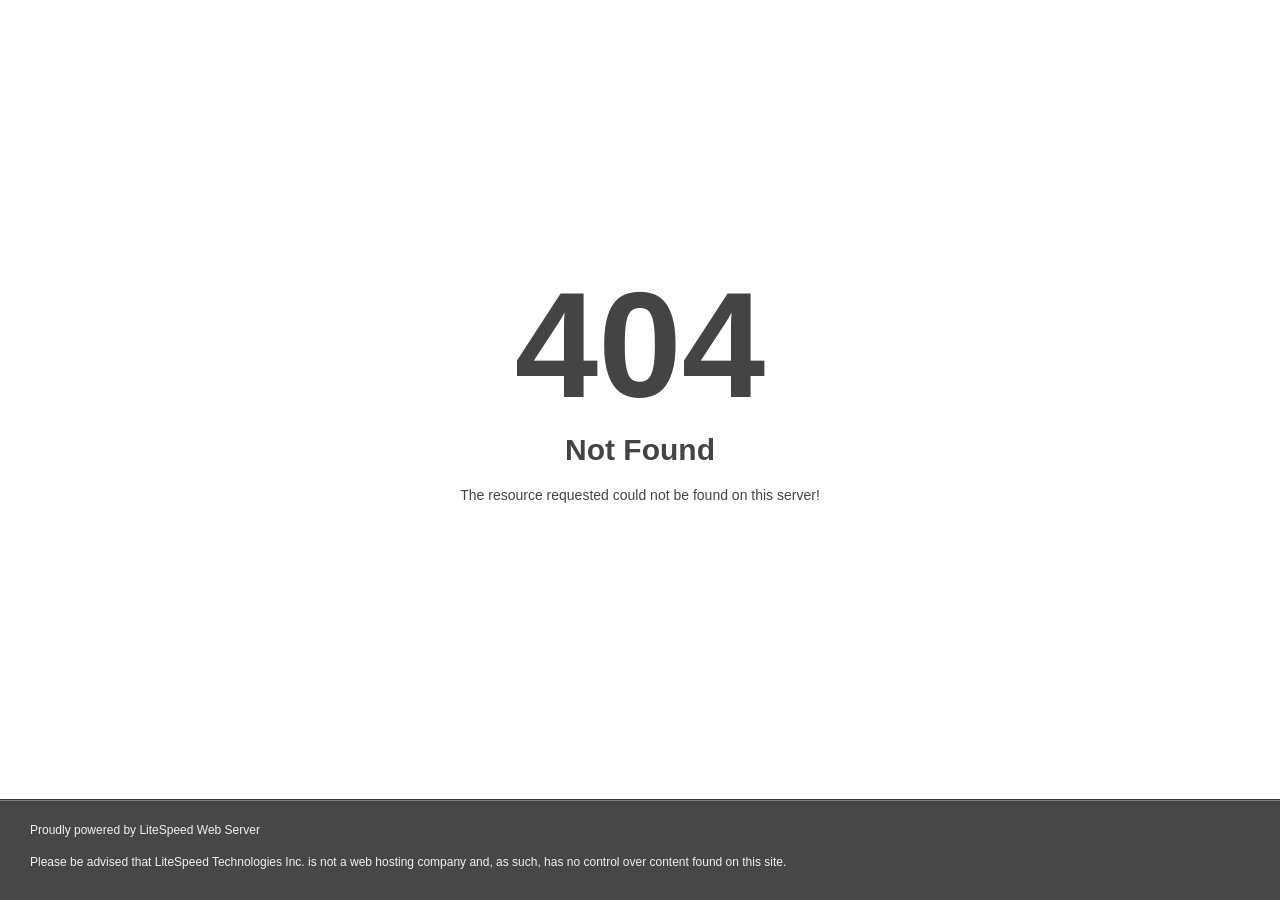
<file: assets/img/shape/star.html>
<!DOCTYPE html>
<html style="height:100%">
<head>
<meta name="viewport" content="width=device-width, initial-scale=1, shrink-to-fit=no" />
<title> 404 Not Found
</title><style>@media (prefers-color-scheme:dark){body{background-color:#000!important}}</style></head>
<body style="color: #444; margin:0;font: normal 14px/20px Arial, Helvetica, sans-serif; height:100%; background-color: #fff;">
<div style="height:auto; min-height:100%; ">     <div style="text-align: center; width:800px; margin-left: -400px; position:absolute; top: 30%; left:50%;">
        <h1 style="margin:0; font-size:150px; line-height:150px; font-weight:bold;">404</h1>
<h2 style="margin-top:20px;font-size: 30px;">Not Found
</h2>
<p>The resource requested could not be found on this server!</p>
</div></div><div style="color:#f0f0f0; font-size:12px;margin:auto;padding:0px 30px 0px 30px;position:relative;clear:both;height:100px;margin-top:-101px;background-color:#474747;border-top: 1px solid rgba(0,0,0,0.15);box-shadow: 0 1px 0 rgba(255, 255, 255, 0.3) inset;">
<br>Proudly powered by LiteSpeed Web Server<p>Please be advised that LiteSpeed Technologies Inc. is not a web hosting company and, as such, has no control over content found on this site.</p></div></body></html>
</file>
